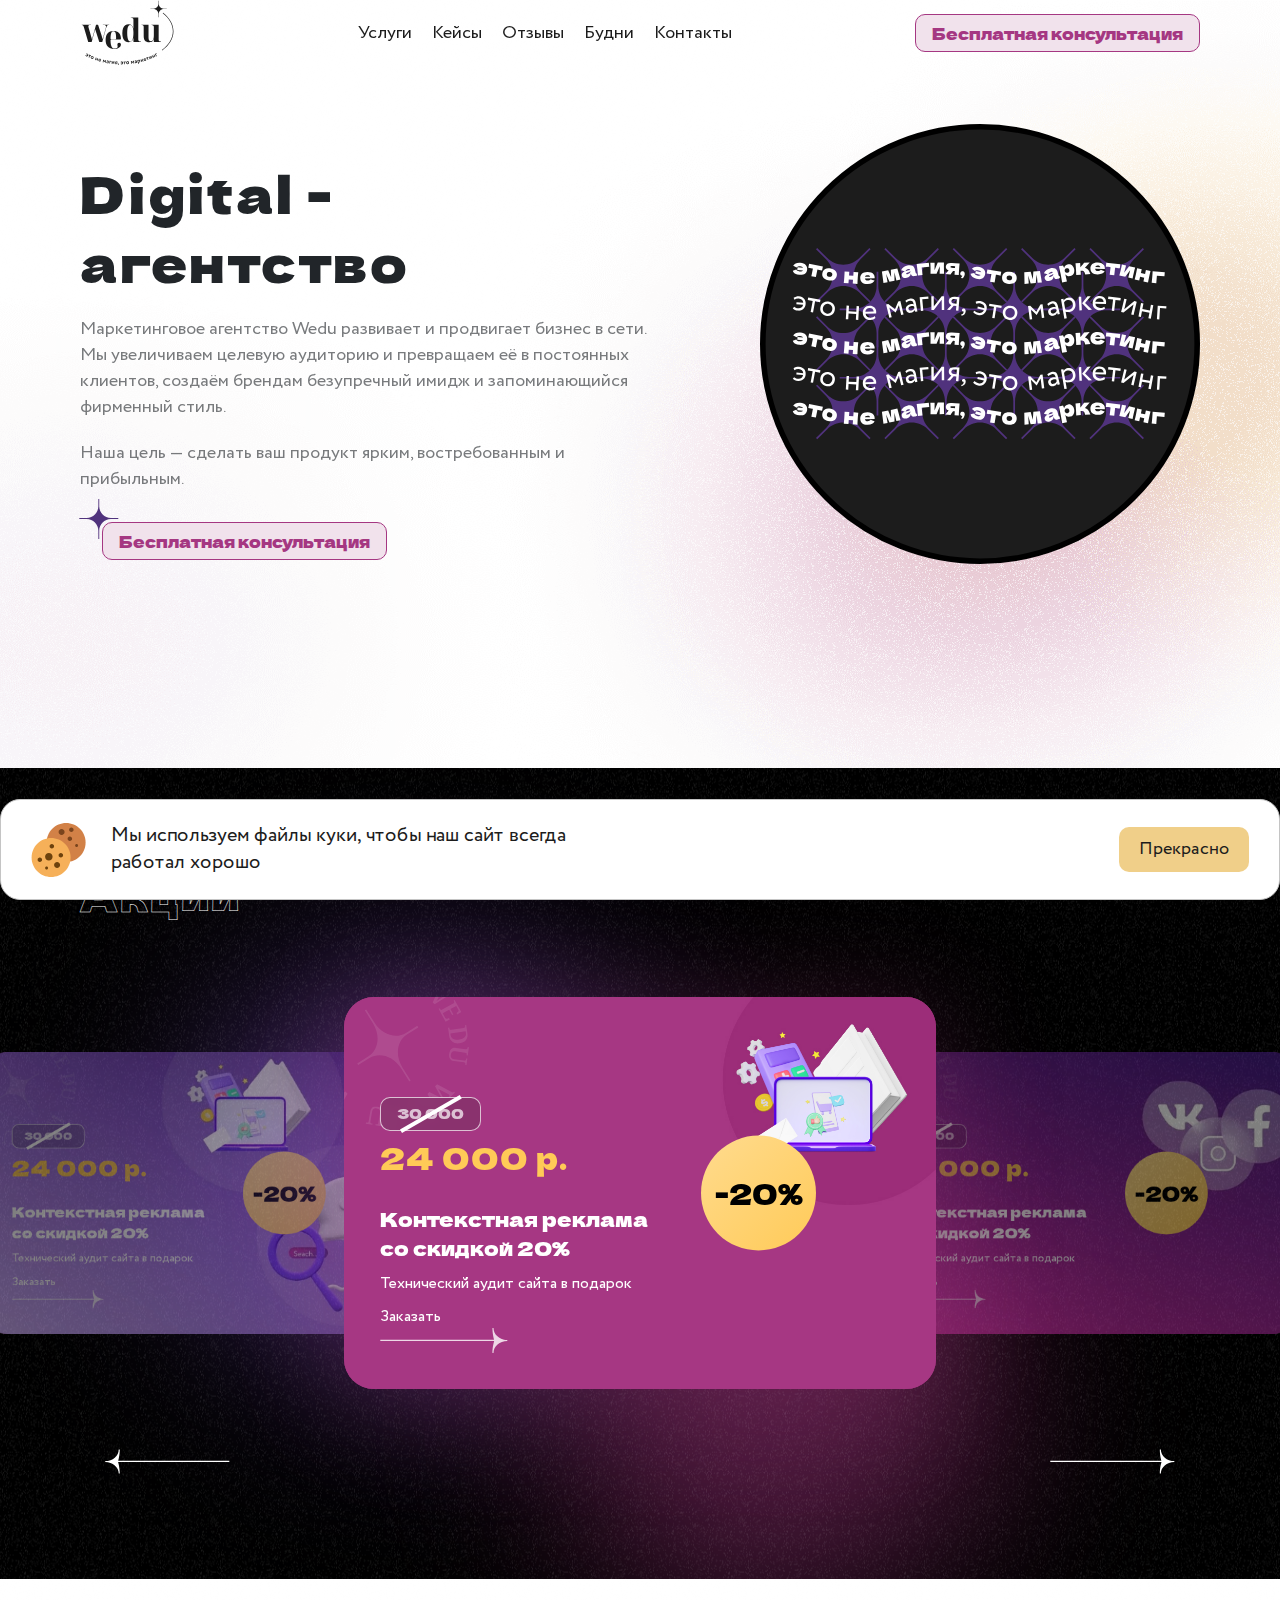
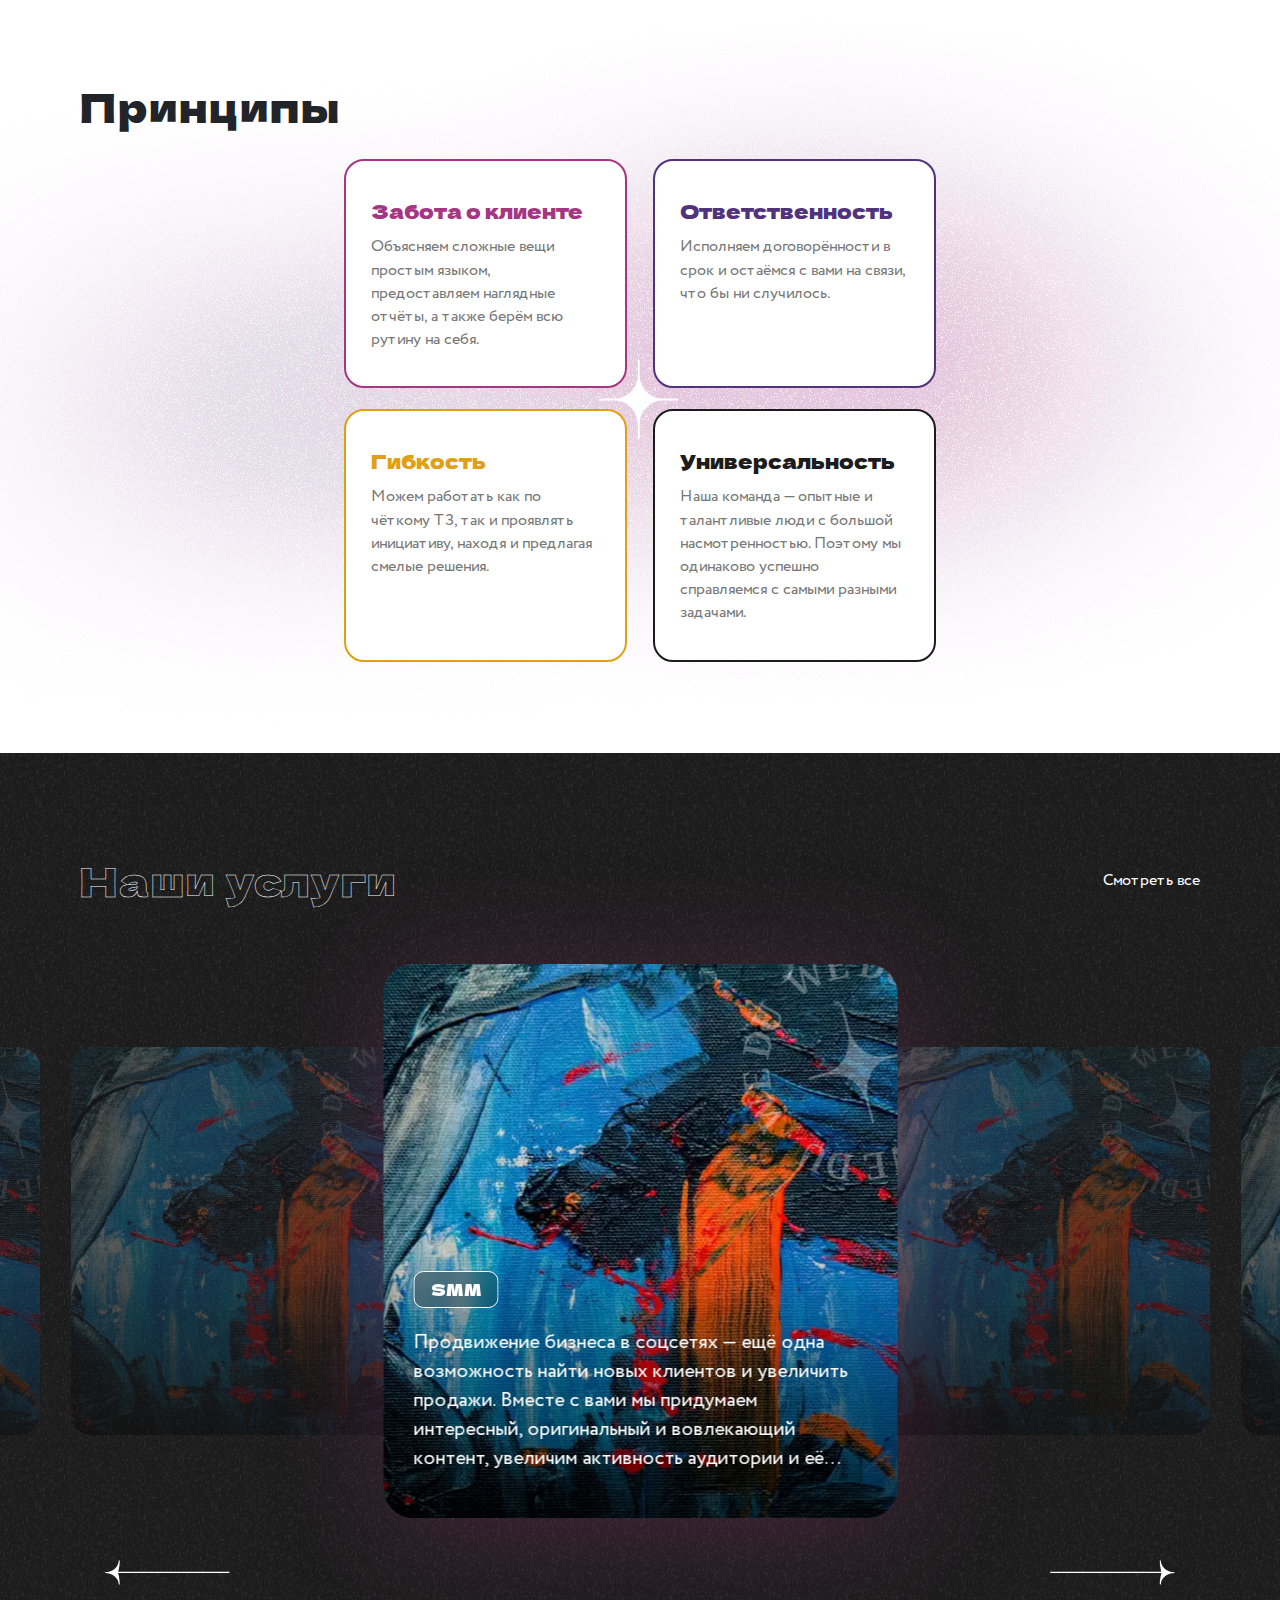
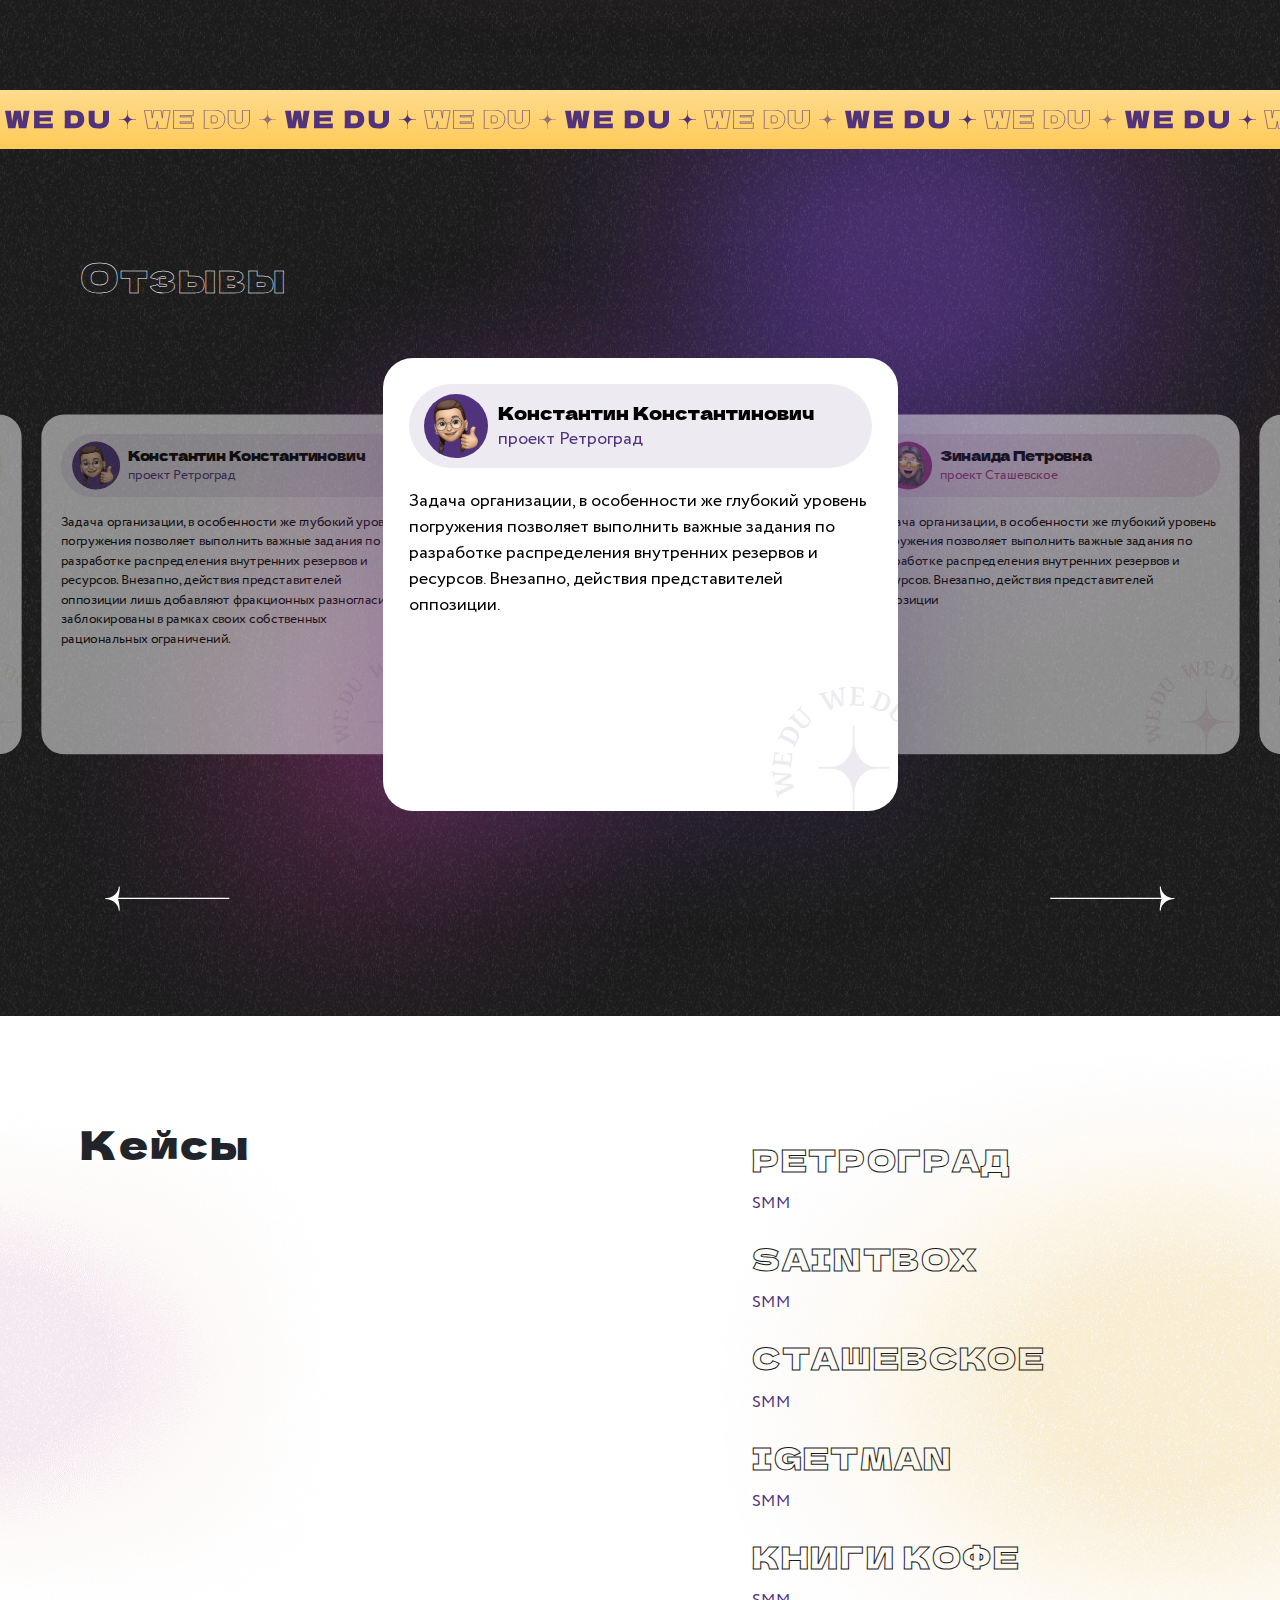
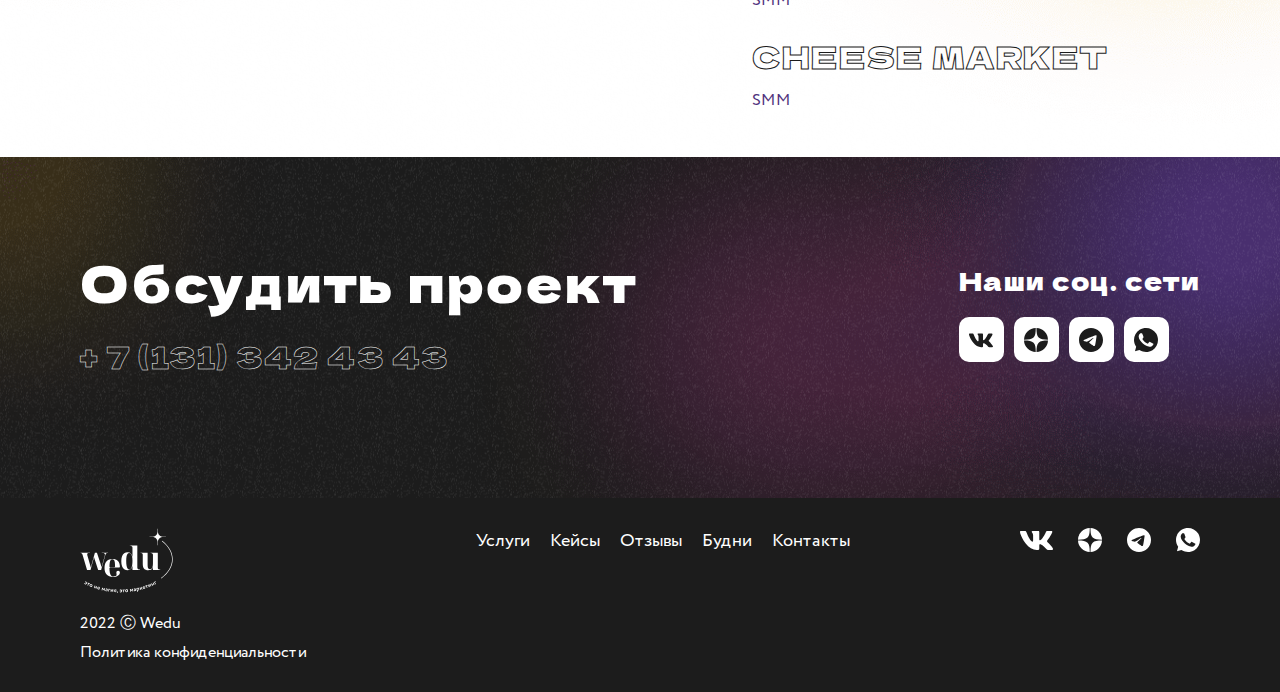
<file: index.html>
<!DOCTYPE html>
<html lang="ru">
	<head>
		<meta charset="utf-8">
		<meta http-equiv="X-UA-Compatible" content="IE=edge">
		<title>index</title>
		<meta name="theme-color" content="#fff">
		<link rel="icon" href="img/favicon.ico">
		<link rel="icon" href="img/favicon.svg" type="image/svg+xml">
		<link rel="apple-touch-icon" href="img/favicon.png">
		<meta name="apple-mobile-web-app-status-bar-style" content="black-translucent">
		<meta name="viewport" content="width=device-width, user-scalable=no, initial-scale=1.0, maximum-scale=1.0, minimum-scale=1.0">
		<link rel="stylesheet" href="styles/main.min.css">
	</head>
	<body class="body">
		<!-- header -->
        <header class="header jsHeader">
            <div class="container header__container">
                <div class="header__inner">
                    <a href="index.html" class="header__logo-wrapper">
                        <svg class="icon header__logo">
                            <use xlink:href="img/sprites/sprite.svg#logo-lg-usage"></use>
                        </svg>
                    </a>
                    <div class="header__content">
                        <div class="header__nav">
                            <div class="nav">
                                <a href="services.html" class="nav__link">
                                    Услуги
                                </a>
                                <a href="cases.html" class="nav__link">
                                    Кейсы
                                </a>
                                <a href="index.html#reviews" class="nav__link jsScrollButton">
                                    Отзывы
                                </a>
                                <a href="blog.html" class="nav__link">
                                    Будни
                                </a>
                                <a href="contacts.html" class="nav__link">
                                    Контакты
                                </a>
                            </div>
                        </div>
                        <div class="contacts-block contacts-block--header header__contacts-block d-lg-none">
                            <div class="contacts-block__main">
                                <div class="h3 contacts-block__main-title">
                                    Обсудить проект
                                </div>
                                <a href="tel:+7(131)-342-43-43" class="contacts-block__link">
                                    + 7 (131) 342 43 43
                                </a>
                            </div>
                            <div class="contacts-block__socials">
                                <div class="h3 contacts-block__socials-title">
                                    Наши соц. сети
                                </div>
                                <div class="contacts-block__socials-list">
                                    <a href="#" class="social-link contacts-block__social-link">
                                        <svg class="icon social-link__icon">
                                            <use xlink:href="img/sprites/sprite.svg#vk-usage"></use>
                                        </svg>
                                    </a>
                                    <a href="#" class="social-link contacts-block__social-link">
                                        <svg class="icon social-link__icon">
                                            <use xlink:href="img/sprites/sprite.svg#zen-usage"></use>
                                        </svg>
                                    </a>
                                    <a href="#" class="social-link contacts-block__social-link">
                                        <svg class="icon social-link__icon">
                                            <use xlink:href="img/sprites/sprite.svg#telegram-usage"></use>
                                        </svg>
                                    </a>
                                    <a href="#" class="social-link contacts-block__social-link">
                                        <svg class="icon social-link__icon">
                                            <use xlink:href="img/sprites/sprite.svg#whatsapp-usage"></use>
                                        </svg>
                                    </a>
                                </div>
                            </div>
                        </div>
                    </div>
                    <div class="header__actions d-none d-lg-flex">
                        <button type="button" class="button button--mod header__button" data-bs-toggle="modal" data-bs-target="#modal-callback">
                            <span class="button__text">
                                Бесплатная консультация
                            </span>
                        </button>
                    </div>
                    <div class="header__burger-trigger d-lg-none jsBurgerTrigger"></div>
                </div>
            </div>
        </header>
		<!-- header  ends -->

		<main class="main">
			<div class="content">
				<section class="section section-intro section-intro--lg">
					<div class="container">
						<div class="section-intro__inner">
							<div class="section-intro__main">
								<h1 class="h1 section-intro__title">
									Digital - агентство
								</h1>
								<p class="text section-intro__text">
									Маркетинговое агентство Wedu развивает и продвигает бизнес в сети. Мы увеличиваем целевую аудиторию и превращаем её в постоянных клиентов, создаём брендам безупречный имидж и запоминающийся фирменный стиль.
								</p>
								<p class="text section-intro__text">
									Наша цель — сделать ваш продукт ярким, востребованным и прибыльным.
								</p>
								<button type="button" class="button button--mod section-intro__button" data-bs-toggle="modal" data-bs-target="#modal-callback">
									<span class="button__text">
										Бесплатная консультация
									</span>
								</button>
							</div>
							<div class="section-intro__img-block">
								<img src="img/decorations/intro.svg" alt="Картинка" class="section-intro__img">
							</div>	
						</div>
					</div>
				</section>

				<section class="section section--scroll section-actions section-actions--slider">
					<div class="container">
						<div class="section-actions__inner">
							<div class="section-actions__header">
								<h2 class="h2 text-border section-actions__title">
									Акции
								</h2>
							</div>
							<div class="slider slider--actions section-actions__slider jsSliderActions">
								<div class="swiper slider__inner">
									<div class="swiper-wrapper slider__wrapper">
										<div class="swiper-slide slider__slide">
											<a href="#" class="action-card section-actions__slide-item">
												<div class="action-card__content">
													<div class="action-card__prices">
														<div class="action-card__price-old">
															<span class="text-sm">
																30 000
															</span>
														</div>
														<h3 class="action-card__price">
															24 000 р.
														</h3>
													</div>
													<h4 class="text-lg action-card__title">
														Контекстная реклама со скидкой 20%
													</h4>
													<p class="text-md action-card__text">
														Технический аудит сайта в подарок
													</p>
													<div class="action-card__button">
														<span class="text-md">
															Заказать
														</span>
														<svg class="icon">
															<use xlink:href="img/sprites/sprite.svg#arrow-long--right-usage"></use>
														</svg>
													</div>
												</div>
												<picture>
													<source type="image/webp"
														srcset="img/actions/card-1.webp">
													<img src="img/actions/card-1.jpg" alt="" class="action-card__img"/>
												</picture>
												<div class="action-card__label">
													<span>
														-20%
													</span>
												</div>
												<svg class="icon action-card__logo">
													<use xlink:href="img/sprites/sprite.svg#round-logo-usage"></use>
												</svg>
											</a>
										</div>
										<div class="swiper-slide slider__slide">
											<a href="#" class="action-card section-actions__slide-item">
												<div class="action-card__content">
													<div class="action-card__prices">
														<div class="action-card__price-old">
															<span class="text-sm">
																30 000
															</span>
														</div>
														<h3 class="action-card__price">
															24 000 р.
														</h3>
													</div>
													<h4 class="text-lg action-card__title">
														Контекстная реклама со скидкой 20%
													</h4>
													<p class="text-md action-card__text">
														Технический аудит сайта в подарок
													</p>
													<div class="action-card__button">
														<span class="text-md">
															Заказать
														</span>
														<svg class="icon">
															<use xlink:href="img/sprites/sprite.svg#arrow-long--right-usage"></use>
														</svg>
													</div>
												</div>
												<picture>
													<source type="image/webp"
														srcset="img/actions/card-2.webp">
													<img src="img/actions/card-2.jpg" alt="" class="action-card__img"/>
												</picture>
												<div class="action-card__label">
													<span>
														-20%
													</span>
												</div>
												<svg class="icon action-card__logo">
													<use xlink:href="img/sprites/sprite.svg#round-logo-usage"></use>
												</svg>
											</a>
										</div>
										<div class="swiper-slide slider__slide">
											<a href="#" class="action-card action-card--inverse section-actions__slide-item">
												<div class="action-card__content">
													<div class="action-card__prices">
														<div class="action-card__price-old">
															<span class="text-sm">
																30 000
															</span>
														</div>
														<h3 class="action-card__price">
															24 000 р.
														</h3>
													</div>
													<h4 class="text-lg action-card__title">
														Контекстная реклама со скидкой 20%
													</h4>
													<p class="text-md action-card__text">
														Технический аудит сайта в подарок
													</p>
													<div class="action-card__button">
														<span class="text-md">
															Заказать
														</span>
														<svg class="icon">
															<use xlink:href="img/sprites/sprite.svg#arrow-long--right-usage"></use>
														</svg>
													</div>
												</div>
												<picture>
													<source type="image/webp"
														srcset="img/actions/card-3.webp">
													<img src="img/actions/card-3.jpg" alt="" class="action-card__img"/>
												</picture>
												<div class="action-card__label">
													<span>
														-20%
													</span>
												</div>
												<svg class="icon action-card__logo">
													<use xlink:href="img/sprites/sprite.svg#round-logo-usage"></use>
												</svg>
											</a>
										</div>
										<div class="swiper-slide slider__slide">
											<a href="#" class="action-card section-actions__slide-item">
												<div class="action-card__content">
													<div class="action-card__prices">
														<div class="action-card__price-old">
															<span class="text-sm">
																30 000
															</span>
														</div>
														<h3 class="action-card__price">
															24 000 р.
														</h3>
													</div>
													<h4 class="text-lg action-card__title">
														Контекстная реклама со скидкой 20%
													</h4>
													<p class="text-md action-card__text">
														Технический аудит сайта в подарок
													</p>
													<div class="action-card__button">
														<span class="text-md">
															Заказать
														</span>
														<svg class="icon">
															<use xlink:href="img/sprites/sprite.svg#arrow-long--right-usage"></use>
														</svg>
													</div>
												</div>
												<picture>
													<source type="image/webp"
														srcset="img/actions/card-4.webp">
													<img src="img/actions/card-4.jpg" alt="" class="action-card__img"/>
												</picture>
												<div class="action-card__label">
													<span>
														-20%
													</span>
												</div>
												<svg class="icon action-card__logo">
													<use xlink:href="img/sprites/sprite.svg#round-logo-usage"></use>
												</svg>
											</a>
										</div>
									</div>
									<div class="swiper-navigation slider__navigation">
										<div class="swiper-button-prev swiper-prev slider__button slider__button--prev">
											<svg class="icon slider__button-icon">
												<use xlink:href="img/sprites/sprite.svg#arrow-long--left-usage"></use>
											</svg>
										</div>
										<div class="swiper-button-next swiper-next slider__button slider__button--next">
											<svg class="icon slider__button-icon">
												<use xlink:href="img/sprites/sprite.svg#arrow-long--right-usage"></use>
											</svg>
										</div>
									</div>
								</div>
							</div>
						</div>
						<!-- <div class="section__footer">
							<a href="/services/" class="section__footer-link">
								<div class="text-md section__footer-link-text">
								  Смотреть все
								</div>
								<svg class="icon section__footer-link-icon">
								  	<use xlink:href="/img/sprites/sprite.svg#arrow-long--right-usage"></use>
								</svg>
							  </a>
						</div> -->
					</div>
				</section>

				<section class="section section--scroll section-principies">
					<div class="container">
						<div class="section-principies__inner">
							<h2 class="h2 section-principies__title">
								Принципы
							</h2>
							<div class="section-principies__list">
								<div class="section-principies__item section-principies__item--purple">
									<div class="section-principies__item-title">
										Забота о клиенте
									</div>
									<p class="text-md section-principies__item-text">
										Объясняем сложные вещи простым языком, предоставляем наглядные отчёты, а также берём всю рутину на себя.
									</p>
								</div>
								<div class="section-principies__item section-principies__item--violet">
									<div class="section-principies__item-title">
										Ответственность
									</div>
									<p class="text-md section-principies__item-text">
										Исполняем договорённости в срок и остаёмся с вами на связи, что бы ни случилось.
									</p>
								</div>
								<div class="section-principies__item section-principies__item--yellow">
									<div class="section-principies__item-title">
										Гибкость
									</div>
									<p class="text-md section-principies__item-text">
										Можем работать как по чёткому ТЗ, так и проявлять инициативу, находя и предлагая смелые решения.
									</p>
								</div>
								<div class="section-principies__item">
									<div class="section-principies__item-title">
										Универсальность
									</div>
									<p class="text-md section-principies__item-text">
										Наша команда — опытные и талантливые люди с большой насмотренностью. Поэтому мы одинаково успешно справляемся с самыми разными задачами.
									</p>
								</div>
							</div>
						</div>
					</div>
				</section>

				<section class="section section--scroll section-services section-services--slider">
					<div class="container">
						<div class="section-services__inner">
							<div class="section-services__header">
								<h2 class="h2 text-border section-services__title">
									Наши услуги
								</h2>
								<a href="№" class="section__footer-link">
									<div class="text-md section__footer-link-text">
									  Смотреть все
									</div>
									<svg class="icon section__footer-link-icon">
									  <use xlink:href="img/sprites/sprite.svg#arrow-long--right-usage"></use>
									</svg>
								  </a>
							</div>
							<div class="slider slider--services section-services__slider jsSliderServices">
								<div class="swiper slider__inner">
									<div class="swiper-wrapper slider__wrapper">
										<div class="swiper-slide slider__slide">
											<a href="#" class="service-card section-services__slide-item">
												<div class="service-card__content">
													<h5 class="h5 service-card__title">
														SMM
													</h5>
													<p class="text-lg service-card__text">
														Продвижение бизнеса в соцсетях — ещё одна возможность найти новых клиентов и увеличить продажи. Вместе с вами мы придумаем интересный, оригинальный и вовлекающий контент, увеличим активность аудитории и её количество, а также повысим узнаваемость бренда.
													</p>
												</div>
												<picture>
													<source type="image/webp"
														srcset="img/services/card-2.webp">
													<img src="img/services/card-2.jpg" alt="" class="service-card__img"/>
												</picture>
												<img src="img/round-logo--white.svg" alt="" class="service-card__logo">
											</a>
										</div>
										<div class="swiper-slide slider__slide">
											<a href="#" class="service-card section-services__slide-item">
												<div class="service-card__content">
													<h5 class="h5 service-card__title">
														SMM
													</h5>
													<p class="text-lg service-card__text">
														Продвижение бизнеса в соцсетях — ещё одна возможность найти новых клиентов и увеличить продажи. Вместе с вами мы придумаем интересный, оригинальный и вовлекающий контент, увеличим активность аудитории и её количество, а также повысим узнаваемость бренда.
													</p>
												</div>
												<picture>
													<source type="image/webp"
														srcset="img/services/card-2.webp">
													<img src="img/services/card-2.jpg" alt="" class="service-card__img"/>
												</picture>
												<img src="img/round-logo--white.svg" alt="" class="service-card__logo">
											</a>
										</div>
										<div class="swiper-slide slider__slide">
											<a href="#" class="service-card section-services__slide-item">
												<div class="service-card__content">
													<h5 class="h5 service-card__title">
														seo - оптимизация
													</h5>
													<p class="text-lg service-card__text">
														Оптимизация под поисковые системы — выгодный и долгосрочный инструмент привлечения целевой аудитории. Мы выведем ваш сайт в топ по максимальному возможному числу ключевых запросов и приведём новых клиентов.
													</p>
												</div>
												<picture>
													<source type="image/webp"
														srcset="img/services/card-2.webp">
													<img src="img/services/card-2.jpg" alt="" class="service-card__img"/>
												</picture>
												<img src="img/round-logo--white.svg" alt="" class="service-card__logo">
											</a>
										</div>
										<div class="swiper-slide slider__slide">
											<a href="#" class="service-card section-services__slide-item">
												<div class="service-card__content">
													<h5 class="h5 service-card__title">
														SMM
													</h5>
													<p class="text-lg service-card__text">
														Продвижение бизнеса в соцсетях — ещё одна возможность найти новых клиентов и увеличить продажи. Вместе с вами мы придумаем интересный, оригинальный и вовлекающий контент, увеличим активность аудитории и её количество, а также повысим узнаваемость бренда.
													</p>
												</div>
												<picture>
													<source type="image/webp"
														srcset="img/services/card-2.webp">
													<img src="img/services/card-2.jpg" alt="" class="service-card__img"/>
												</picture>
												<img src="img/round-logo--white.svg" alt="" class="service-card__logo">
											</a>
										</div>
										<div class="swiper-slide slider__slide">
											<a href="#" class="service-card section-services__slide-item">
												<div class="service-card__content">
													<h5 class="h5 service-card__title">
														SMM
													</h5>
													<p class="text-lg service-card__text">
														Продвижение бизнеса в соцсетях — ещё одна возможность найти новых клиентов и увеличить продажи. Вместе с вами мы придумаем интересный, оригинальный и вовлекающий контент, увеличим активность аудитории и её количество, а также повысим узнаваемость бренда.
													</p>
												</div>
												<picture>
													<source type="image/webp"
														srcset="img/services/card-2.webp">
													<img src="img/services/card-2.jpg" alt="" class="service-card__img"/>
												</picture>
												<img src="img/round-logo--white.svg" alt="" class="service-card__logo">
											</a>
										</div>
									</div>
									<div class="swiper-navigation slider__navigation">
										<div class="swiper-button-prev swiper-prev slider__button slider__button--prev">
											<svg class="icon slider__button-icon">
												<use xlink:href="img/sprites/sprite.svg#arrow-long--left-usage"></use>
											</svg>
										</div>
										<div class="swiper-button-next swiper-next slider__button slider__button--next">
											<svg class="icon slider__button-icon">
												<use xlink:href="img/sprites/sprite.svg#arrow-long--right-usage"></use>
											</svg>
										</div>
									</div>
								</div>
							</div>
						</div>
						<div class="section__footer">
							<a href="/services/" class="section__footer-link">
								<div class="text-md section__footer-link-text">
								  Смотреть все
								</div>
								<svg class="icon section__footer-link-icon">
								  	<use xlink:href="/img/sprites/sprite.svg#arrow-long--right-usage"></use>
								</svg>
							  </a>
						</div>
					</div>
				</section>

				<div class="banner">
					<span class="banner__text"></span>
				</div>

				<section id="reviews" class="section section--scroll section-reviews">
					<div class="container">
						<div class="section-reviews__inner">
							<h2 class="h2 text-border section-reviews__title jsChange">
								Отзывы
							</h2>
							<div class="slider slider--reviews section-reviews__slider jsSliderReviews">
								<div class="swiper slider__inner">
									<div class="swiper-wrapper slider__wrapper">
										<div class="swiper-slide slider__slide">
											<div class="review-card review-card--violet section-reviews__item">
												<div class="review-card__content">
													<div class="review-card__header">
														<div class="review-card__img-wrapper">
															<img src="img/avatars/1.png" alt="" class="review-card__img">
														</div>
														<div class="review-card__header-main">
															<div class="review-card__title">
																Константин Константинович
															</div>
															<div class="review-card__subtitle">
																проект Ретроград
															</div>
														</div>
													</div>
													<div class="review-card__body">
														<div class="review-card__body-content jsMoreItem">
															<p class="review-card__text jsMoreContent">
																Задача организации, в особенности же глубокий уровень погружения позволяет выполнить важные задания по разработке распределения внутренних резервов и ресурсов. Внезапно, действия представителей оппозиции.
															</p>
														</div>
														<a href="#" class="review-card__more jsMoreTrigger">
															<span>
																Показать всё
															</span>
															<span>
																Скрыть
															</span>
														</a>
													</div>
												</div>
												<svg class="icon review-card__logo">
													<use xlink:href="img/sprites/sprite.svg#round-logo-usage"></use>
												</svg>
											</div>
										</div>
										<div class="swiper-slide slider__slide">
											<div class="review-card review-card--purple section-reviews__item">
												<div class="review-card__content">
													<div class="review-card__header">
														<div class="review-card__img-wrapper">
															<img src="img/avatars/3.png" alt="" class="review-card__img">
														</div>
														<div class="review-card__header-main">
															<div class="review-card__title">
																Зинаида Петровна
															</div>
															<div class="review-card__subtitle">
																проект Сташевское
															</div>
														</div>
													</div>
													<div class="review-card__body">
														<div class="review-card__body-content jsMoreItem">
															<p class="review-card__text jsMoreContent">
																Задача организации, в особенности же глубокий уровень погружения позволяет выполнить важные задания по разработке распределения внутренних резервов и ресурсов. Внезапно, действия представителей оппозиции
															</p>
														</div>
														<a href="#" class="review-card__more jsMoreTrigger">
															<span>
																Показать всё
															</span>
															<span>
																Скрыть
															</span>
														</a>
													</div>
												</div>
												<svg class="icon review-card__logo">
													<use xlink:href="img/sprites/sprite.svg#round-logo-usage"></use>
												</svg>
											</div>
										</div>
										<div class="swiper-slide slider__slide">
											<div class="review-card review-card--yellow section-reviews__item">
												<div class="review-card__content">
													<div class="review-card__header">
														<div class="review-card__img-wrapper">
															<img src="img/avatars/3.png" alt="" class="review-card__img">
														</div>
														<div class="review-card__header-main">
															<div class="review-card__title">
																Дмитрий Игоревич
															</div>
															<div class="review-card__subtitle">
																проект Cheese Market
															</div>
														</div>
													</div>
													<div class="review-card__body">
														<div class="review-card__body-content jsMoreItem">
															<p class="review-card__text jsMoreContent">
																Задача организации, в особенности же глубокий уровень погружения позволяет выполнить важные задания по разработке распределения внутренних резервов и ресурсов. Внезапно, действия представителей оппозиции лишь добавляют фракционных разногласий и заблокированы в рамках своих собственных рациональных ограничений. 
																адача организации, в особенности же глубокий уровень погружения позволяет выполнить важные задания по разработке распределения внутренних резервов и ресурсов.
																Задача организации, в особенности же глубокий уровень погружения позволяет выполнить важные задания по разработке распределения внутренних резервов и ресурсов. Внезапно, действия представителей оппозиции лишь добавляют фракционных разногласий и заблокированы в рамках своих собственных рациональных ограничений. 
																адача организации, в особенности же глубокий уровень погружения позволяет выполнить важные задания по разработке распределения внутренних резервов и ресурсов.
															</p>
														</div>
														<a href="#" class="review-card__more jsMoreTrigger">
															<span>
																Показать всё
															</span>
															<span>
																Скрыть
															</span>
														</a>
													</div>
												</div>
												<svg class="icon review-card__logo">
													<use xlink:href="img/sprites/sprite.svg#round-logo-usage"></use>
												</svg>
											</div>
										</div>
										<div class="swiper-slide slider__slide">
											<div class="review-card review-card--violet section-reviews__item">
												<div class="review-card__content">
													<div class="review-card__header">
														<div class="review-card__img-wrapper">
															<img src="img/avatars/1.png" alt="" class="review-card__img">
														</div>
														<div class="review-card__header-main">
															<div class="review-card__title">
																Константин Константинович
															</div>
															<div class="review-card__subtitle">
																проект Ретроград
															</div>
														</div>
													</div>
													<div class="review-card__body">
														<div class="review-card__body-content jsMoreItem">
															<p class="review-card__text jsMoreContent">
																Задача организации, в особенности же глубокий уровень погружения позволяет выполнить важные задания по разработке распределения внутренних резервов и ресурсов. Внезапно, действия представителей оппозиции лишь добавляют фракционных разногласий и заблокированы в рамках своих собственных рациональных ограничений. 
															</p> 
														</div>
														<a href="#" class="review-card__more jsMoreTrigger">
															<span>
																Показать всё
															</span>
															<span>
																Скрыть
															</span>
														</a>
													</div>
												</div>
												<svg class="icon review-card__logo">
													<use xlink:href="img/sprites/sprite.svg#round-logo-usage"></use>
												</svg>
											</div>
										</div>
									</div>
									<div class="swiper-navigation slider__navigation">
										<div class="swiper-button-prev swiper-prev slider__button slider__button--prev">
											<svg class="icon slider__button-icon">
												<use xlink:href="img/sprites/sprite.svg#arrow-long--left-usage"></use>
											</svg>
										</div>
										<div class="swiper-button-next swiper-next slider__button slider__button--next">
											<svg class="icon slider__button-icon">
												<use xlink:href="img/sprites/sprite.svg#arrow-long--right-usage"></use>
											</svg>
										</div>
									</div>
								</div>
							</div>
						</div>
					</div>
				</section>

				<section class="section section--scroll section-cases">
					<div class="container">
						<div class="section-cases__inner">
							<div class="h2 section-cases__title">
								Кейсы
							</div>
							<div class="section-cases__list">
								<a href="#" class="section-cases__item jsCaseItem">
									<div class="section-cases__item-content">
										<h3 class="section-cases__item-title">
											РЕТРОГРАД
										</h3>
										<h4 class="text-md section-cases__item-subtitle">
											SMM
										</h4>
									</div>
									<div class="section-cases__img-wrapper">
										<img src="img/cases/preview-1.jpg" alt="" class="section-cases__img">
									</div>
								</a>
								<a href="#" class="section-cases__item jsCaseItem">
									<div class="section-cases__item-content">
										<h3 class="section-cases__item-title">
											SAINTBOX
										</h3>
										<h4 class="text-md section-cases__item-subtitle">
											SMM
										</h4>
									</div>
									<div class="section-cases__img-wrapper">
										<img src="img/cases/preview-2.jpg" alt="" class="section-cases__img">
									</div>
								</a>
								<a href="#" class="section-cases__item jsCaseItem">
									<div class="section-cases__item-content">
										<h3 class="section-cases__item-title">
											СТАШЕВСКОЕ
										</h3>
										<h4 class="text-md section-cases__item-subtitle">
											SMM
										</h4>
									</div>
									<div class="section-cases__img-wrapper">
										<img src="img/cases/preview-3.jpg" alt="" class="section-cases__img">
									</div>
								</a>
								<a href="#" class="section-cases__item jsCaseItem">
									<div class="section-cases__item-content">
										<h3 class="section-cases__item-title">
											IGETMAN
										</h3>
										<h4 class="text-md section-cases__item-subtitle">
											SMM
										</h4>
									</div>
									<div class="section-cases__img-wrapper">
										<img src="img/cases/preview-4.jpg" alt="" class="section-cases__img">
									</div>
								</a>
								<a href="#" class="section-cases__item jsCaseItem">
									<div class="section-cases__item-content">
										<h3 class="section-cases__item-title">
											КНИГИ КОФЕ
										</h3>
										<h4 class="text-md section-cases__item-subtitle">
											SMM
										</h4>
									</div>
									<div class="section-cases__img-wrapper">
										<img src="img/cases/preview-5.jpg" alt="" class="section-cases__img">
									</div>
								</a>
								<a href="#" class="section-cases__item jsCaseItem">
									<div class="section-cases__item-content">
										<h3 class="section-cases__item-title">
											CHEESE MARKET
										</h3>
										<h4 class="text-md section-cases__item-subtitle">
											SMM
										</h4>
									</div>
									<div class="section-cases__img-wrapper">
										<img src="img/cases/preview-6.jpg" alt="" class="section-cases__img">
									</div>
								</a>
							</div>
						</div>
					</div>
				</section>
				
				<section class="section section-call">
					<div class="container">
						<div class="contacts-block section-call__block">
							<div class="contacts-block__main">
								<h2 class="h1 contacts-block__main-title">
									Обсудить проект
								</h2>
								<a href="tel:+7(131)-342-43-43" class="contacts-block__link">
									+ 7 (131) 342 43 43
								</a>
							</div>
							<div class="contacts-block__socials">
								<div class="h3 contacts-block__socials-title">
									Наши соц. сети
								</div>
								<div class="contacts-block__socials-list">
									<a href="#" class="social-link contacts-block__social-link">
										<svg class="icon social-link__icon">
											<use xlink:href="img/sprites/sprite.svg#vk-usage"></use>
										</svg>
									</a>
									<a href="#" class="social-link contacts-block__social-link">
										<svg class="icon social-link__icon">
											<use xlink:href="img/sprites/sprite.svg#zen-usage"></use>
										</svg>
									</a>
									<a href="#" class="social-link contacts-block__social-link">
										<svg class="icon social-link__icon">
											<use xlink:href="img/sprites/sprite.svg#telegram-usage"></use>
										</svg>
									</a>
									<a href="#" class="social-link contacts-block__social-link">
										<svg class="icon social-link__icon">
											<use xlink:href="img/sprites/sprite.svg#whatsapp-usage"></use>
										</svg>
									</a>
								</div>
							</div>
						</div>
					</div>
				</section>
			</div>
			
			<!-- footer -->	
			<footer class="footer">
				<div class="container footer__container">
					<div class="footer__inner">
						<div class="footer__detail">
							<img src="img/logo-lg.svg" alt="logo" class="footer__logo">
							<div class="footer__rights">
								<span>2022</span> Ⓒ Wedu <br>
								<a href="policy.html" class="footer__policy">
									Политика конфиденциальности 
								</a>
							</div>
						</div>
						<div class="footer__nav">
							<div class="nav">
								<!-- <a href="ready-cases.html" class="nav__link">
									Готовые решения
								</a> -->
								<a href="services.html" class="nav__link">
									Услуги
								</a>
								<a href="cases.html" class="nav__link">
									Кейсы
								</a>
								<a href="index.html#reviews" class="nav__link">
									Отзывы
								</a>
								<a href="blog.html" class="nav__link">
									Будни
								</a>
								<a href="contacts.html" class="nav__link">
									Контакты
								</a>
							</div>
						</div>
						<div class="footer__social">
							<a href="#" class="footer__social-item" target="_blank">
								<svg class="icon footer__social-icon">
									<use xlink:href="img/sprites/sprite.svg#vk-usage"></use>
								</svg>
							</a>
							<a href="#" class="footer__social-item" target="_blank">
								<svg class="icon footer__social-icon">
									<use xlink:href="img/sprites/sprite.svg#zen-usage"></use>
								</svg>
							</a>
							<a href="#" class="footer__social-item" target="_blank">
								<svg class="icon footer__social-icon">
									<use xlink:href="img/sprites/sprite.svg#telegram-usage"></use>
								</svg>
							</a>
							<a href="#" class="footer__social-item" target="_blank">
								<svg class="icon footer__social-icon">
									<use xlink:href="img/sprites/sprite.svg#whatsapp-usage"></use>
								</svg>
							</a>
						</div>
					</div>
				</div>
			</footer>



            <div class="coockies is-active jsCoockies">
                <div class="coockies__inner">
                    <img src="img/icons/coockies.svg" alt="" class="coockies__img">
                    <div class="text-lg coockies__text">
                        Мы используем файлы куки, чтобы наш сайт всегда работал хорошо
                    </div>
                    <a href="#" class="coockies__button jsCoockiesButton">
                        <span class="coockies__button-text">
                            Прекрасно
                        </span>
                    </a>
                </div>
            </div>
			<!-- footer  ends -->
			
						<div class="modal fade" id="modal-callback" tabindex="-1" aria-hidden="true">
				<div class="modal-dialog modal-dialog-centered">
					<div class="modal-content">
						<svg class="icon modal__decor">
							<use xlink:href="img/sprites/sprite.svg#round-logo-usage"></use>
						</svg>
						<button type="button" class="modal-close" data-bs-dismiss="modal">
							<img src="img/svg/close.svg" class="modal-close-icon">
						</button>
						<div class="modal__body">
							<div class="h3 modal__title">
								Оставьте ваши данные
							</div>
							<div class="text-md modal__text">
								Введите ваше имя и номер телефона в поля для ввода
							</div>
							<div class="jsForm modal__form">
								<form action="#">
									<input type="text" class="input modal__input jsInput jsInputReq" placeholder="Ваше имя" name="name" autofocus>
									<input type="text" class="input modal__input jsPhoneMask jsInput jsInputReq" placeholder="Ваш телефон" name="phone">
									<div class="modal__row">
										<label class="checkbox modal__checkbox">
											<input type="checkbox" class="checkbox__input jsCheckbox jsInputReq" checked name="policy">
											<div class="checkbox__wrapper">
												<div class="checkbox__icon-wrapper">
													<svg class="icon checkbox__icon">
														<use xlink:href="img/sprites/sprite.svg#checkbox-usage"></use>
													</svg>
												</div>
												<div class="checkbox__content">
													<div class="text-sm">
														Я согласен (согласна) на <a href="policy.html" class="link">обработку персональных данных</a>
													</div>
												</div>
											</div>
										</label>
										<button type="submit" class="button button--mod modal__button jsFormSubmitButton">
											<span class="button__text">
												Отправить
											</span>
										</button>
									</div>
								</form>
							</div>
						</div>
						
					</div>
				</div>
			</div>

			<div class="modal modal--success fade jsModalAutoClose" id="modal-success" tabindex="-1" aria-hidden="true">
				<div class="modal-dialog modal-dialog-centered">
					<div class="modal-content">
						<svg class="icon modal__decor">
							<use xlink:href="img/sprites/sprite.svg#round-logo-usage"></use>
						</svg>
						<button type="button" class="modal-close" data-bs-dismiss="modal">
							<img src="img/svg/close.svg" class="modal-close-icon">
						</button>
						<div class="modal__body mt-0">
							<div class="h3 modal__title text-center">
								Ваша заявка <br>
								успешно оставлена !
							</div>
							<div class="text-md text-center modal__text">
								Это окно исчезнет через несколько секунд
							</div>
						</div>
					</div>
				</div>
			</div>
		</main>

		<script src="js/main.min.js"></script>
		<script src="js/vendor.min.js"></script>
	</body>
</html>
</file>
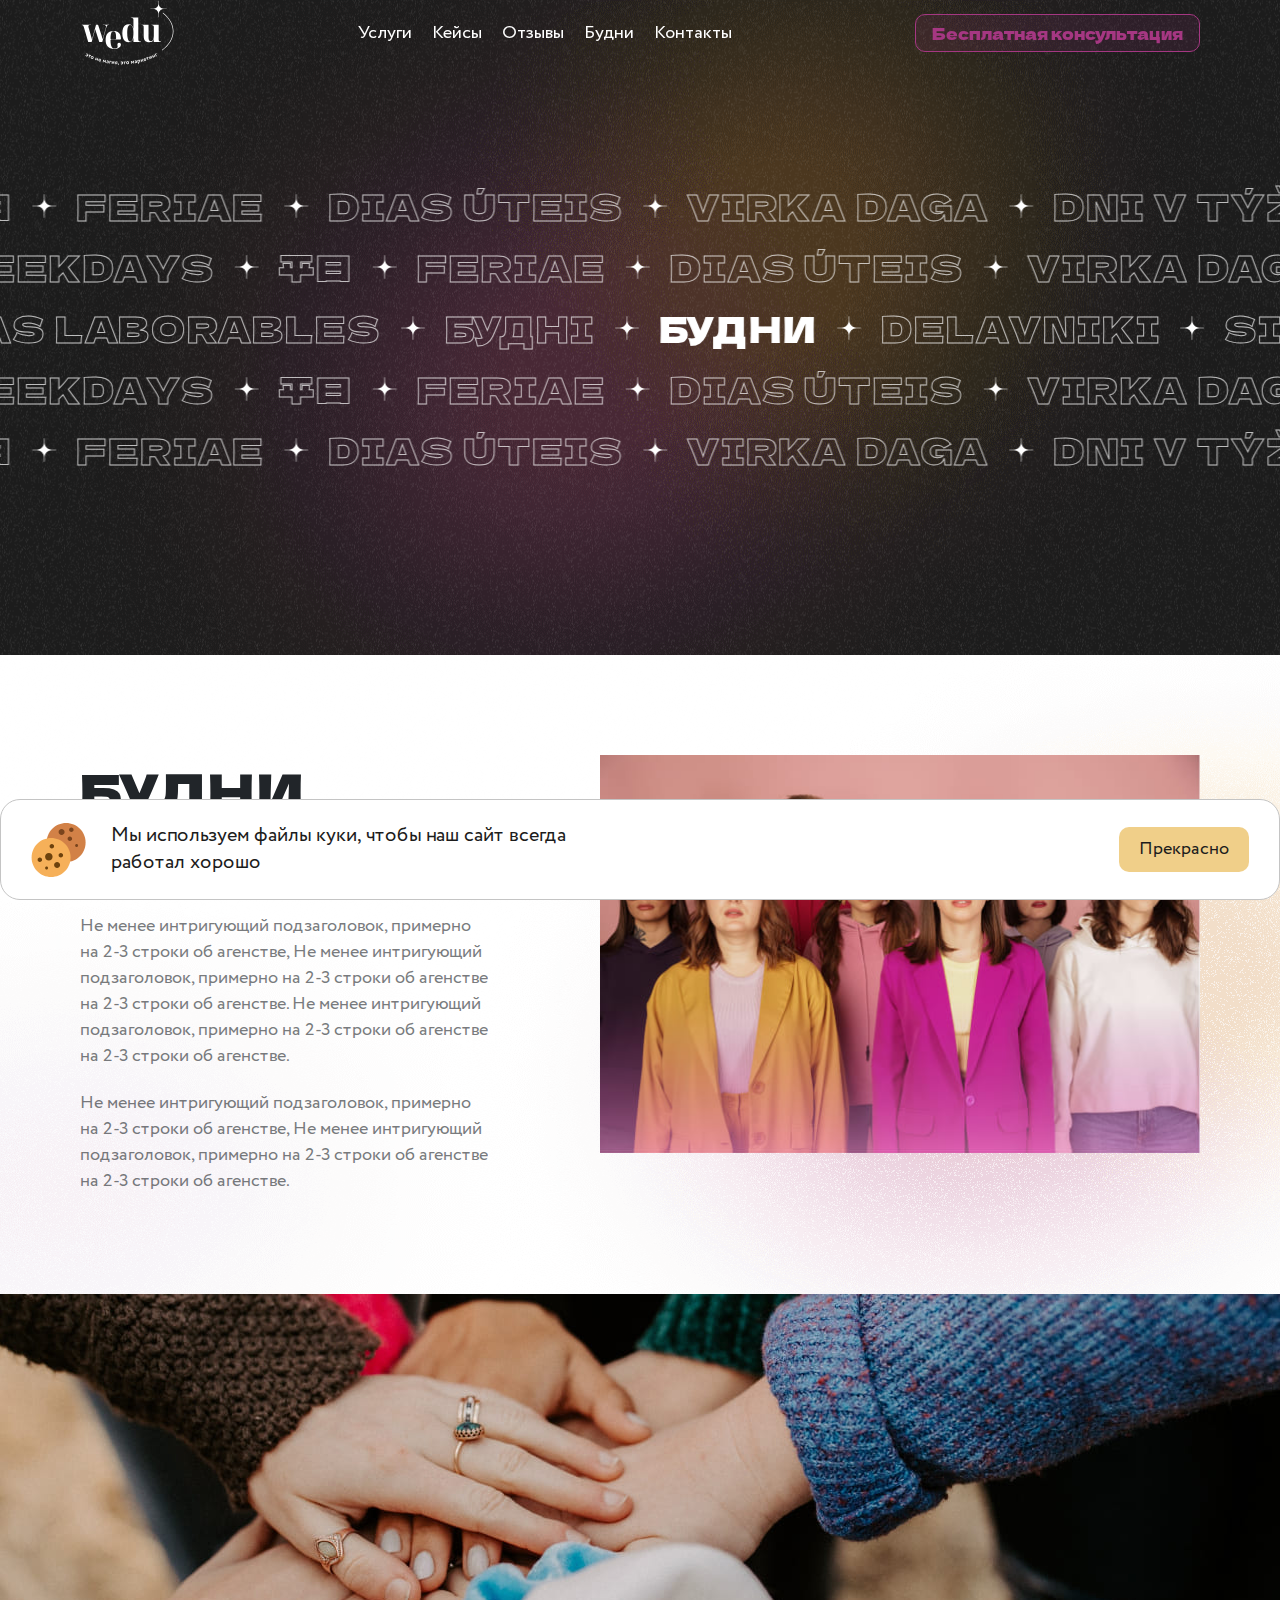
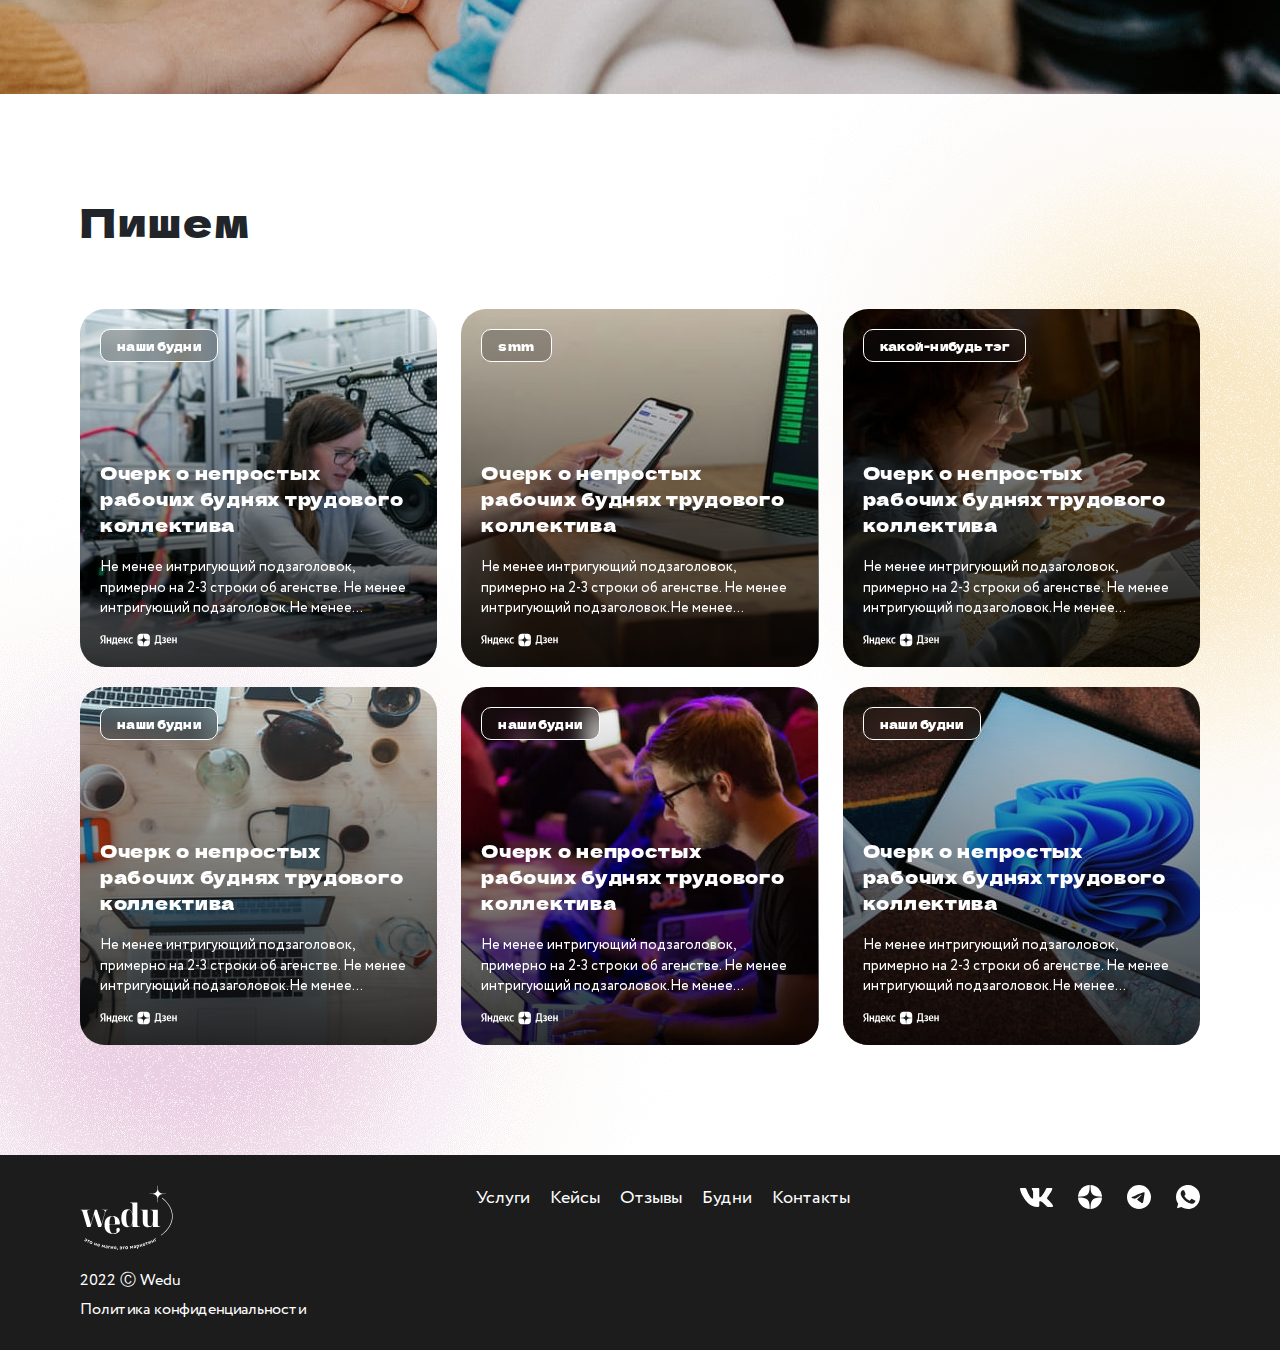
<file: blog.html>
<!DOCTYPE html>
<html lang="ru">
	<head>
		<meta charset="utf-8">
		<meta http-equiv="X-UA-Compatible" content="IE=edge">
		<title>blog</title>
		<meta name="theme-color" content="#fff">
		<link rel="icon" href="img/favicon.ico">
		<link rel="icon" href="img/favicon.svg" type="image/svg+xml">
		<link rel="apple-touch-icon" href="img/favicon.png">
		<meta name="apple-mobile-web-app-status-bar-style" content="black-translucent">
		<meta name="viewport" content="width=device-width, user-scalable=no, initial-scale=1.0, maximum-scale=1.0, minimum-scale=1.0">
		<link rel="stylesheet" href="styles/main.min.css">
	</head>
	<body class="body">
		<!-- header -->
		<!-- header--inverted для инвертированной шапки-->

        <header class="header header--inverted jsHeader">
            <div class="container header__container">
                <div class="header__inner">
                    <a href="index.html" class="header__logo-wrapper">
                        <svg class="icon header__logo">
                            <use xlink:href="img/sprites/sprite.svg#logo-lg-usage"></use>
                        </svg>
                    </a>
                    <div class="header__content">
                        <div class="header__nav">
                            <div class="nav">
                                <!-- <a href="ready-cases.html" class="nav__link is-active">
                                    Готовые решения
                                </a> -->
                                <a href="services.html" class="nav__link">
                                    Услуги
                                </a>
                                <a href="cases.html" class="nav__link">
                                    Кейсы
                                </a>
                                <a href="index.html#reviews" class="nav__link jsScrollButton">
                                    Отзывы
                                </a>
                                <a href="blog.html" class="nav__link">
                                    Будни
                                </a>
                                <a href="contacts.html" class="nav__link">
                                    Контакты
                                </a>
                            </div>
                        </div>
                        <div class="contacts-block contacts-block--header header__contacts-block d-lg-none">
                            <div class="contacts-block__main">
                                <div class="h3 contacts-block__main-title">
                                    Обсудить проект
                                </div>
                                <a href="tel:+7(131)-342-43-43" class="contacts-block__link">
                                    + 7 (131) 342 43 43
                                </a>
                            </div>
                            <div class="contacts-block__socials">
                                <div class="h3 contacts-block__socials-title">
                                    Наши соц. сети
                                </div>
                                <div class="contacts-block__socials-list">
                                    <a href="#" class="social-link contacts-block__social-link">
                                        <svg class="icon social-link__icon">
                                            <use xlink:href="img/sprites/sprite.svg#vk-usage"></use>
                                        </svg>
                                    </a>
                                    <a href="#" class="social-link contacts-block__social-link">
                                        <svg class="icon social-link__icon">
                                            <use xlink:href="img/sprites/sprite.svg#zen-usage"></use>
                                        </svg>
                                    </a>
                                    <a href="#" class="social-link contacts-block__social-link">
                                        <svg class="icon social-link__icon">
                                            <use xlink:href="img/sprites/sprite.svg#telegram-usage"></use>
                                        </svg>
                                    </a>
                                    <a href="#" class="social-link contacts-block__social-link">
                                        <svg class="icon social-link__icon">
                                            <use xlink:href="img/sprites/sprite.svg#whatsapp-usage"></use>
                                        </svg>
                                    </a>
                                </div>
                            </div>
                        </div>
                    </div>
                    <div class="header__actions d-none d-lg-flex">
                        <button type="button" class="button button--mod header__button" data-bs-toggle="modal" data-bs-target="#modal-callback">
                            <span class="button__text">
                                Бесплатная консультация
                            </span>
                        </button>
                    </div>
                    <div class="header__burger-trigger d-lg-none jsBurgerTrigger"></div>
                </div>
            </div>
        </header>
		<!-- header  ends -->
		
		<main class="main">
			<div class="content">
				<section class="section section-running">
					<div class="container">
						<div class="section-running__block">
							<div class="section-running__row">
								<div class="section-running__item">
									<div class="section-running__text">
										平日
									</div>
									<div class="section-running__text">
										FERIAE
									</div>
									<div class="section-running__text">
										dias úteis
									</div>
									<div class="section-running__text">
										VIRKA DAGA
									</div>
									<div class="section-running__text">
										dni v týždni 
									</div>
								</div>
								<div class="section-running__item">
									<div class="section-running__text">
										平日
									</div>
									<div class="section-running__text">
										FERIAE
									</div>
									<div class="section-running__text">
										dias úteis
									</div>
									<div class="section-running__text">
										VIRKA DAGA
									</div>
									<div class="section-running__text">
										dni v týždni 
									</div>
								</div>
								<div class="section-running__item">
									<div class="section-running__text">
										平日
									</div>
									<div class="section-running__text">
										FERIAE
									</div>
									<div class="section-running__text">
										dias úteis
									</div>
									<div class="section-running__text">
										VIRKA DAGA
									</div>
									<div class="section-running__text">
										dni v týždni 
									</div>
								</div>
								<div class="section-running__item">
									<div class="section-running__text">
										平日
									</div>
									<div class="section-running__text">
										FERIAE
									</div>
									<div class="section-running__text">
										dias úteis
									</div>
									<div class="section-running__text">
										VIRKA DAGA
									</div>
									<div class="section-running__text">
										dni v týždni 
									</div>
								</div>
							</div>
							<div class="section-running__row">
								<div class="section-running__item">
									<div class="section-running__text">
										WEEKDAYS
									</div>
									<div class="section-running__text">
										平日
									</div>
									<div class="section-running__text">
										FERIAE
									</div>
									<div class="section-running__text">
										dias úteis
									</div>
									<div class="section-running__text">
										VIRKA DAGA
									</div>
								</div>
								<div class="section-running__item">
									<div class="section-running__text">
										WEEKDAYS
									</div>
									<div class="section-running__text">
										平日
									</div>
									<div class="section-running__text">
										FERIAE
									</div>
									<div class="section-running__text">
										dias úteis
									</div>
									<div class="section-running__text">
										VIRKA DAGA
									</div>
								</div>
								<div class="section-running__item">
									<div class="section-running__text">
										WEEKDAYS
									</div>
									<div class="section-running__text">
										平日
									</div>
									<div class="section-running__text">
										FERIAE
									</div>
									<div class="section-running__text">
										dias úteis
									</div>
									<div class="section-running__text">
										VIRKA DAGA
									</div>
								</div>
								<div class="section-running__item">
									<div class="section-running__text">
										WEEKDAYS
									</div>
									<div class="section-running__text">
										平日
									</div>
									<div class="section-running__text">
										FERIAE
									</div>
									<div class="section-running__text">
										dias úteis
									</div>
									<div class="section-running__text">
										VIRKA DAGA
									</div>
								</div>
							</div>
							<div class="section-running__row">
								<div class="section-running__item">
									<div class="section-running__text">
										días laborables
									</div>
									<div class="section-running__text">
										будні
									</div>
									<div class="section-running__text section-running__text--main">
										БУДНИ
									</div>
									<div class="section-running__text">
										delavniki
									</div>
									<div class="section-running__text">
										siku za wiki
									</div>
								</div>
								<div class="section-running__item">
									<div class="section-running__text">
										días laborables
									</div>
									<div class="section-running__text">
										будні
									</div>
									<div class="section-running__text section-running__text--main">
										БУДНИ
									</div>
									<div class="section-running__text">
										delavniki
									</div>
									<div class="section-running__text">
										siku za wiki
									</div>
								</div>
								<div class="section-running__item">
									<div class="section-running__text">
										días laborables
									</div>
									<div class="section-running__text">
										будні
									</div>
									<div class="section-running__text section-running__text--main">
										БУДНИ
									</div>
									<div class="section-running__text">
										delavniki
									</div>
									<div class="section-running__text">
										siku za wiki
									</div>
								</div>
								<div class="section-running__item">
									<div class="section-running__text">
										días laborables
									</div>
									<div class="section-running__text">
										будні
									</div>
									<div class="section-running__text section-running__text--main">
										БУДНИ
									</div>
									<div class="section-running__text">
										delavniki
									</div>
									<div class="section-running__text">
										siku za wiki
									</div>
								</div>
							</div>
							<div class="section-running__row">
								<div class="section-running__item">
									<div class="section-running__text">
										WEEKDAYS
									</div>
									<div class="section-running__text">
										平日
									</div>
									<div class="section-running__text">
										FERIAE
									</div>
									<div class="section-running__text">
										dias úteis
									</div>
									<div class="section-running__text">
										VIRKA DAGA
									</div>
								</div>
								<div class="section-running__item">
									<div class="section-running__text">
										WEEKDAYS
									</div>
									<div class="section-running__text">
										平日
									</div>
									<div class="section-running__text">
										FERIAE
									</div>
									<div class="section-running__text">
										dias úteis
									</div>
									<div class="section-running__text">
										VIRKA DAGA
									</div>
								</div>
								<div class="section-running__item">
									<div class="section-running__text">
										WEEKDAYS
									</div>
									<div class="section-running__text">
										平日
									</div>
									<div class="section-running__text">
										FERIAE
									</div>
									<div class="section-running__text">
										dias úteis
									</div>
									<div class="section-running__text">
										VIRKA DAGA
									</div>
								</div>
								<div class="section-running__item">
									<div class="section-running__text">
										WEEKDAYS
									</div>
									<div class="section-running__text">
										平日
									</div>
									<div class="section-running__text">
										FERIAE
									</div>
									<div class="section-running__text">
										dias úteis
									</div>
									<div class="section-running__text">
										VIRKA DAGA
									</div>
								</div>
							</div>
							<div class="section-running__row">
								<div class="section-running__item">
									<div class="section-running__text">
										平日
									</div>
									<div class="section-running__text">
										FERIAE
									</div>
									<div class="section-running__text">
										dias úteis
									</div>
									<div class="section-running__text">
										VIRKA DAGA
									</div>
									<div class="section-running__text">
										dni v týždni 
									</div>
								</div>
								<div class="section-running__item">
									<div class="section-running__text">
										平日
									</div>
									<div class="section-running__text">
										FERIAE
									</div>
									<div class="section-running__text">
										dias úteis
									</div>
									<div class="section-running__text">
										VIRKA DAGA
									</div>
									<div class="section-running__text">
										dni v týždni 
									</div>
								</div>
								<div class="section-running__item">
									<div class="section-running__text">
										平日
									</div>
									<div class="section-running__text">
										FERIAE
									</div>
									<div class="section-running__text">
										dias úteis
									</div>
									<div class="section-running__text">
										VIRKA DAGA
									</div>
									<div class="section-running__text">
										dni v týždni 
									</div>
								</div>
								<div class="section-running__item">
									<div class="section-running__text">
										平日
									</div>
									<div class="section-running__text">
										FERIAE
									</div>
									<div class="section-running__text">
										dias úteis
									</div>
									<div class="section-running__text">
										VIRKA DAGA
									</div>
									<div class="section-running__text">
										dni v týždni 
									</div>
								</div>
							</div>
						</div>
					</div>
				</section>

				<section class="section section-intro">
					<div class="container">
						<div class="section-intro__inner">
							<div class="section-intro__main">
								<h1 class="h1 section-intro__title">
									БУДНИ <span>WEDU</span>
								</h1>
								<p class="text section-intro__text">
									Не менее интригующий подзаголовок, примерно на 2-3 строки об агенстве, Не менее интригующий подзаголовок, примерно на 2-3 строки об агенстве на 2-3 строки об агенстве. Не менее интригующий подзаголовок, примерно на 2-3 строки об агенстве на 2-3 строки об агенстве.
								</p>
								<p class="text section-intro__text">
									Не менее интригующий подзаголовок, примерно на 2-3 строки об агенстве, Не менее интригующий подзаголовок, примерно на 2-3 строки об агенстве на 2-3 строки об агенстве. 
								</p>
							</div>
							<div class="section-intro__img-block">
								<img src="img/decorations/blog.jpg" srcset="img/decorations/blog--retina.jpg 2x" alt="" class="section-intro__img">
							</div>
						</div>
					</div>
				</section>

				<div class="img-block">
					<img src="img/decorations/image-block-1.jpg" srcset="img/decorations/image-block-1--retina.jpg 2x" alt="" class="img-block__img">
				</div>

				<section class="section section-articles">
					<div class="container">
						<div class="section-articles__inner">
							<h2 class="h2 section-articles__title">
								Пишем
							</h2>
							<div class="section-articles__grid">
								<div class="row section-articles__row">
									<div class="col-12 col-md-6 col-lg-4 section-articles__col">
										<a href="#" class="article-card">
											<div class="article-card__content">
												<div class="article-card__labels">
													<div class="label article-card__label">
														наши будни
													</div>
												</div>
												<div class="article-card__main">
													<h4 class="article-card__title">
														Очерк о непростых рабочих буднях трудового коллектива
													</h4>
													<p class="article-card__description">
														Не менее интригующий подзаголовок, примерно на 2-3 строки об агенстве. Не менее интригующий подзаголовок.Не менее интригующий подзаголовок.
													</p>
													<img src="img/logo-zen.svg" alt="" class="article-card__logo">
												</div>
											</div>
											<img src="img/articles/card-1.jpg" alt="" class="article-card__img">
										</a>
									</div>
									<div class="col-12 col-md-6 col-lg-4 section-articles__col">
										<a href="#" class="article-card">
											<div class="article-card__content">
												<div class="article-card__labels">
													<div class="label article-card__label">
														smm
													</div>
												</div>
												<div class="article-card__main">
													<h4 class="article-card__title">
														Очерк о непростых рабочих буднях трудового коллектива
													</h4>
													<p class="article-card__description">
														Не менее интригующий подзаголовок, примерно на 2-3 строки об агенстве. Не менее интригующий подзаголовок.Не менее интригующий подзаголовок.
													</p>
													<img src="img/logo-zen.svg" alt="" class="article-card__logo">
												</div>
											</div>
											<img src="img/articles/card-2.jpg" alt="" class="article-card__img">
										</a>
									</div>
									<div class="col-12 col-md-6 col-lg-4 section-articles__col">
										<a href="#" class="article-card">
											<div class="article-card__content">
												<div class="article-card__labels">
													<div class="label article-card__label">
														какой-нибудь тэг
													</div>
												</div>
												<div class="article-card__main">
													<h4 class="article-card__title">
														Очерк о непростых рабочих буднях трудового коллектива
													</h4>
													<p class="article-card__description">
														Не менее интригующий подзаголовок, примерно на 2-3 строки об агенстве. Не менее интригующий подзаголовок.Не менее интригующий подзаголовок.
													</p>
													<img src="img/logo-zen.svg" alt="" class="article-card__logo">
												</div>
											</div>
											<img src="img/articles/card-3.jpg" alt="" class="article-card__img">
										</a>
									</div>
									<div class="col-12 col-md-6 col-lg-4 section-articles__col">
										<a href="#" class="article-card">
											<div class="article-card__content">
												<div class="article-card__labels">
													<div class="label article-card__label">
														наши будни
													</div>
												</div>
												<div class="article-card__main">
													<h4 class="article-card__title">
														Очерк о непростых рабочих буднях трудового коллектива
													</h4>
													<p class="article-card__description">
														Не менее интригующий подзаголовок, примерно на 2-3 строки об агенстве. Не менее интригующий подзаголовок.Не менее интригующий подзаголовок.
													</p>
													<img src="img/logo-zen.svg" alt="" class="article-card__logo">
												</div>
											</div>
											<img src="img/articles/card-4.jpg" alt="" class="article-card__img">
										</a>
									</div>
									<div class="col-12 col-md-6 col-lg-4 section-articles__col">
										<a href="#" class="article-card">
											<div class="article-card__content">
												<div class="article-card__labels">
													<div class="label article-card__label">
														наши будни
													</div>
												</div>
												<div class="article-card__main">
													<h4 class="article-card__title">
														Очерк о непростых рабочих буднях трудового коллектива
													</h4>
													<p class="article-card__description">
														Не менее интригующий подзаголовок, примерно на 2-3 строки об агенстве. Не менее интригующий подзаголовок.Не менее интригующий подзаголовок.
													</p>
													<img src="img/logo-zen.svg" alt="" class="article-card__logo">
												</div>
											</div>
											<img src="img/articles/card-5.jpg" alt="" class="article-card__img">
										</a>
									</div>
									<div class="col-12 col-md-6 col-lg-4 section-articles__col">
										<a href="#" class="article-card">
											<div class="article-card__content">
												<div class="article-card__labels">
													<div class="label article-card__label">
														наши будни
													</div>
												</div>
												<div class="article-card__main">
													<h4 class="article-card__title">
														Очерк о непростых рабочих буднях трудового коллектива
													</h4>
													<p class="article-card__description">
														Не менее интригующий подзаголовок, примерно на 2-3 строки об агенстве. Не менее интригующий подзаголовок.Не менее интригующий подзаголовок.
													</p>
													<img src="img/logo-zen.svg" alt="" class="article-card__logo">
												</div>
											</div>
											<img src="img/articles/card-6.jpg" alt="" class="article-card__img">
										</a>
									</div>
								</div>
							</div>
						</div>
					</div>
				</section>
			</div>
			
			<!-- footer -->	
			<footer class="footer">
				<div class="container footer__container">
					<div class="footer__inner">
						<div class="footer__detail">
							<img src="img/logo-lg.svg" alt="logo" class="footer__logo">
							<div class="footer__rights">
								<span>2022</span> Ⓒ Wedu <br>
								<a href="policy.html" class="footer__policy">
									Политика конфиденциальности 
								</a>
							</div>
						</div>
						<div class="footer__nav">
							<div class="nav">
								<!-- <a href="ready-cases.html" class="nav__link">
									Готовые решения
								</a> -->
								<a href="services.html" class="nav__link">
									Услуги
								</a>
								<a href="cases.html" class="nav__link">
									Кейсы
								</a>
								<a href="index.html#reviews" class="nav__link">
									Отзывы
								</a>
								<a href="blog.html" class="nav__link">
									Будни
								</a>
								<a href="contacts.html" class="nav__link">
									Контакты
								</a>
							</div>
						</div>
						<div class="footer__social">
							<a href="#" class="footer__social-item" target="_blank">
								<svg class="icon footer__social-icon">
									<use xlink:href="img/sprites/sprite.svg#vk-usage"></use>
								</svg>
							</a>
							<a href="#" class="footer__social-item" target="_blank">
								<svg class="icon footer__social-icon">
									<use xlink:href="img/sprites/sprite.svg#zen-usage"></use>
								</svg>
							</a>
							<a href="#" class="footer__social-item" target="_blank">
								<svg class="icon footer__social-icon">
									<use xlink:href="img/sprites/sprite.svg#telegram-usage"></use>
								</svg>
							</a>
							<a href="#" class="footer__social-item" target="_blank">
								<svg class="icon footer__social-icon">
									<use xlink:href="img/sprites/sprite.svg#whatsapp-usage"></use>
								</svg>
							</a>
						</div>
					</div>
				</div>
			</footer>



            <div class="coockies is-active jsCoockies">
                <div class="coockies__inner">
                    <img src="img/icons/coockies.svg" alt="" class="coockies__img">
                    <div class="text-lg coockies__text">
                        Мы используем файлы куки, чтобы наш сайт всегда работал хорошо
                    </div>
                    <a href="#" class="coockies__button jsCoockiesButton">
                        <span class="coockies__button-text">
                            Прекрасно
                        </span>
                    </a>
                </div>
            </div>
			<!-- footer  ends -->
			
						<div class="modal fade" id="modal-callback" tabindex="-1" aria-hidden="true">
				<div class="modal-dialog modal-dialog-centered">
					<div class="modal-content">
						<svg class="icon modal__decor">
							<use xlink:href="img/sprites/sprite.svg#round-logo-usage"></use>
						</svg>
						<button type="button" class="modal-close" data-bs-dismiss="modal">
							<img src="img/svg/close.svg" class="modal-close-icon">
						</button>
						<div class="modal__body">
							<div class="h3 modal__title">
								Оставьте ваши данные
							</div>
							<div class="text-md modal__text">
								Введите ваше имя и номер телефона в поля для ввода
							</div>
							<div class="jsForm modal__form">
								<form action="#">
									<input type="text" class="input modal__input jsInput jsInputReq" placeholder="Ваше имя" name="name" autofocus>
									<input type="text" class="input modal__input jsPhoneMask jsInput jsInputReq" placeholder="Ваш телефон" name="phone">
									<div class="modal__row">
										<label class="checkbox modal__checkbox">
											<input type="checkbox" class="checkbox__input jsCheckbox jsInputReq" checked name="policy">
											<div class="checkbox__wrapper">
												<div class="checkbox__icon-wrapper">
													<svg class="icon checkbox__icon">
														<use xlink:href="img/sprites/sprite.svg#checkbox-usage"></use>
													</svg>
												</div>
												<div class="checkbox__content">
													<div class="text-sm">
														Я согласен (согласна) на <a href="policy.html" class="link">обработку персональных данных</a>
													</div>
												</div>
											</div>
										</label>
										<button type="submit" class="button button--mod modal__button jsFormSubmitButton">
											<span class="button__text">
												Отправить
											</span>
										</button>
									</div>
								</form>
							</div>
						</div>
						
					</div>
				</div>
			</div>

			<div class="modal modal--success fade jsModalAutoClose" id="modal-success" tabindex="-1" aria-hidden="true">
				<div class="modal-dialog modal-dialog-centered">
					<div class="modal-content">
						<svg class="icon modal__decor">
							<use xlink:href="img/sprites/sprite.svg#round-logo-usage"></use>
						</svg>
						<button type="button" class="modal-close" data-bs-dismiss="modal">
							<img src="img/svg/close.svg" class="modal-close-icon">
						</button>
						<div class="modal__body mt-0">
							<div class="h3 modal__title text-center">
								Ваша заявка <br>
								успешно оставлена !
							</div>
							<div class="text-md text-center modal__text">
								Это окно исчезнет через несколько секунд
							</div>
						</div>
					</div>
				</div>
			</div>
		</main>

		<script src="js/main.min.js"></script>
		<script src="js/vendor.min.js"></script>
	</body>
</html>
</file>
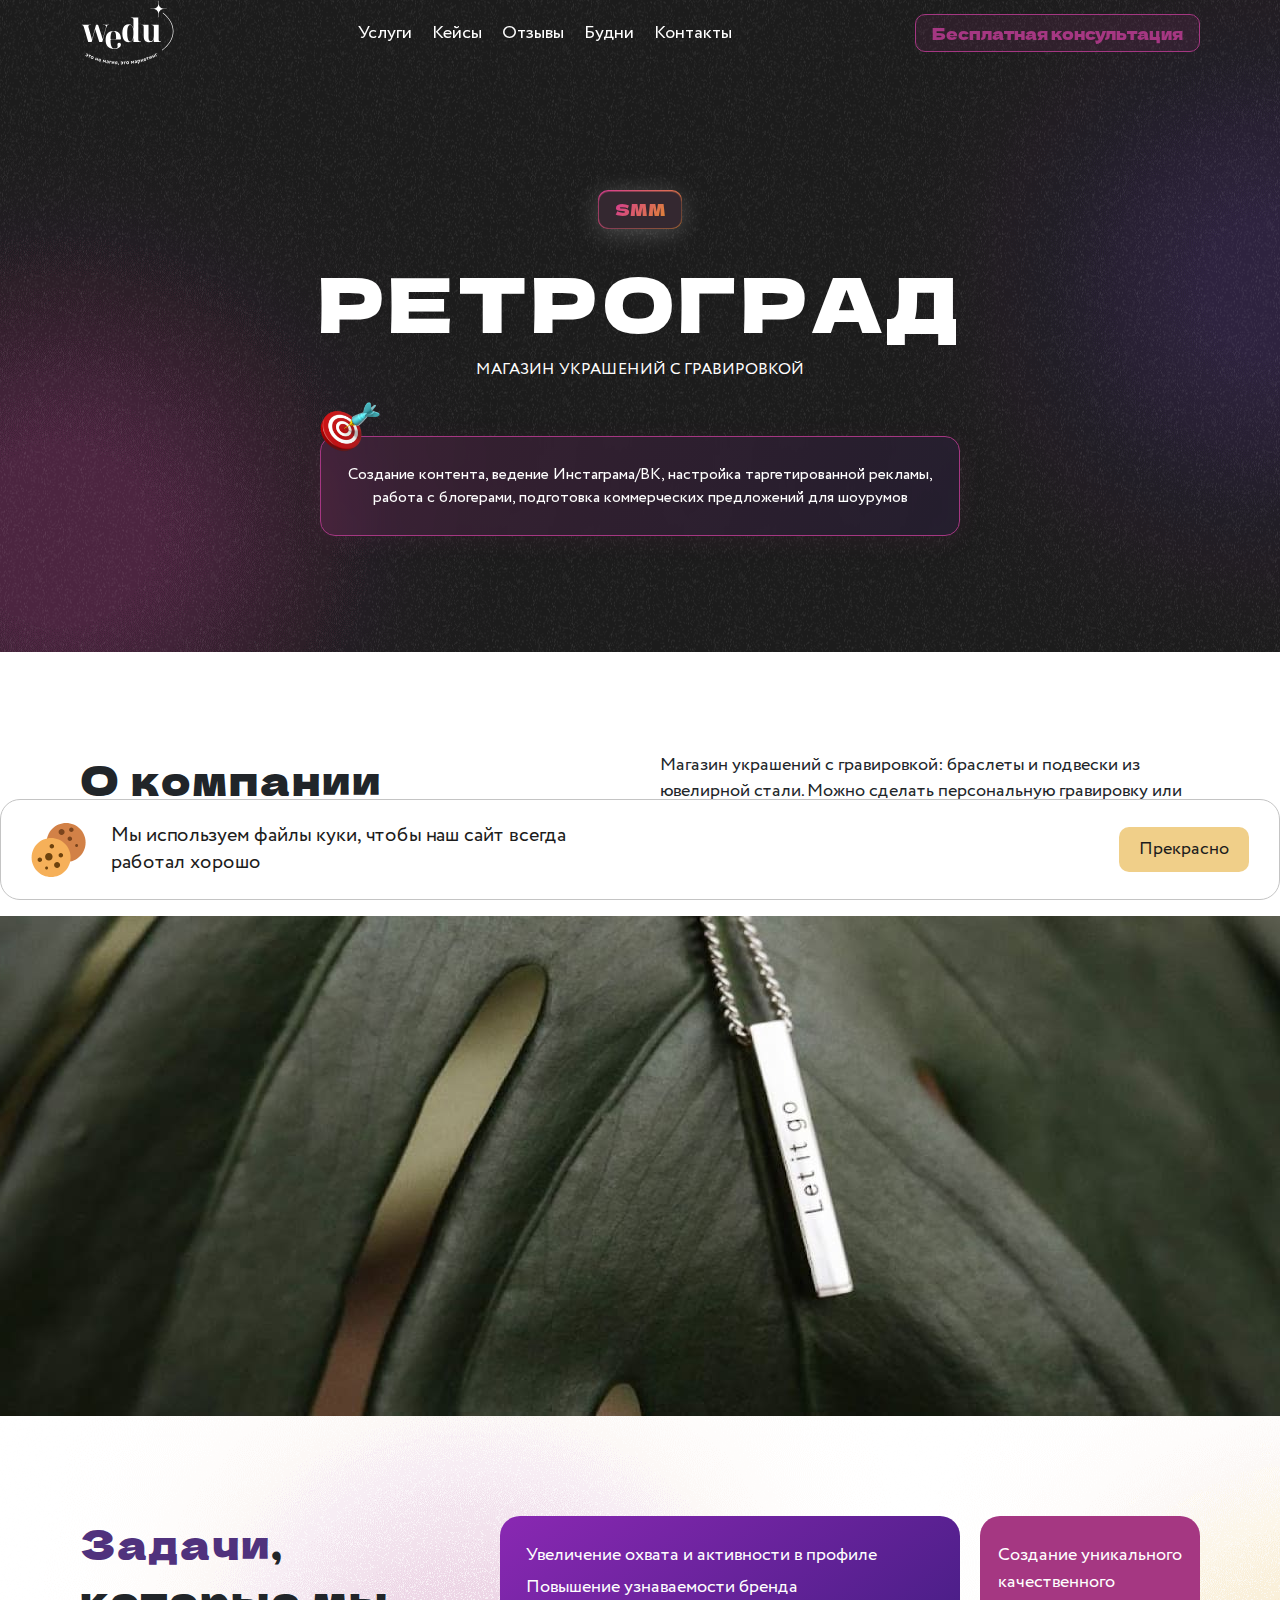
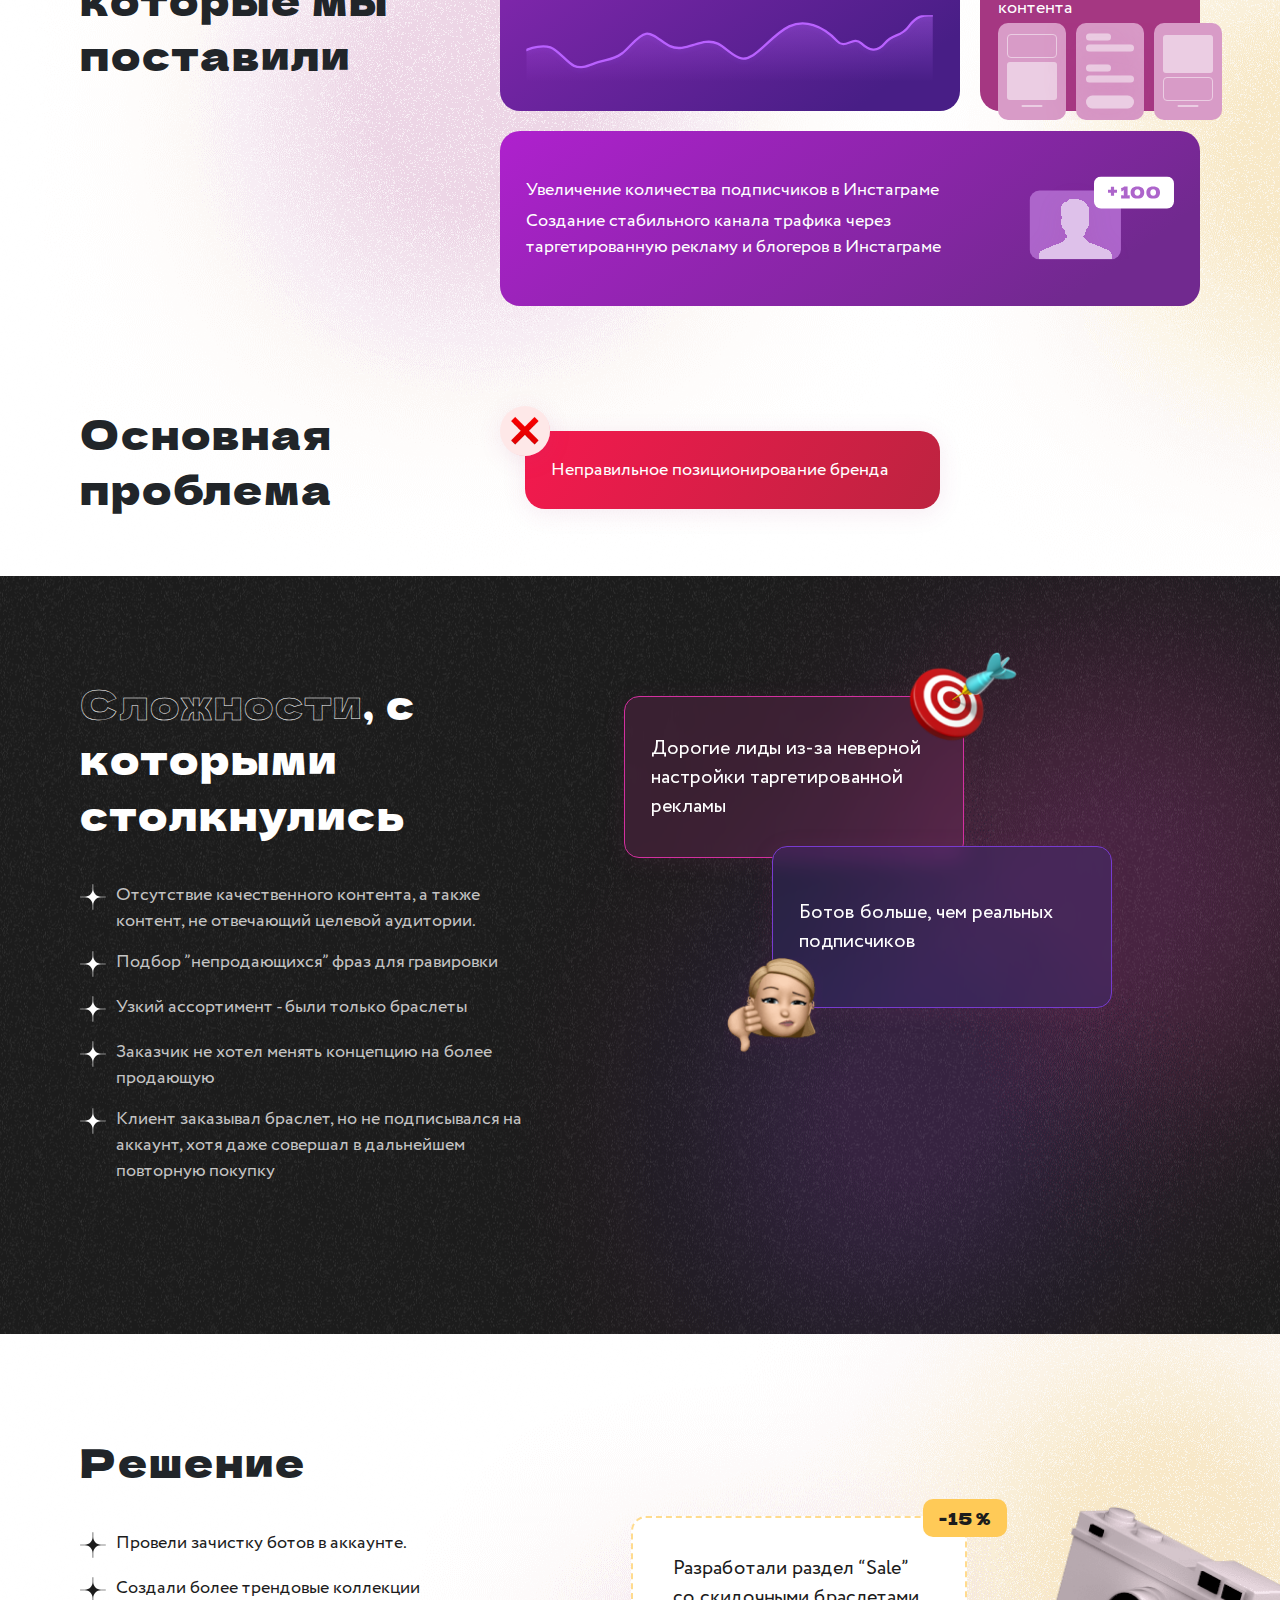
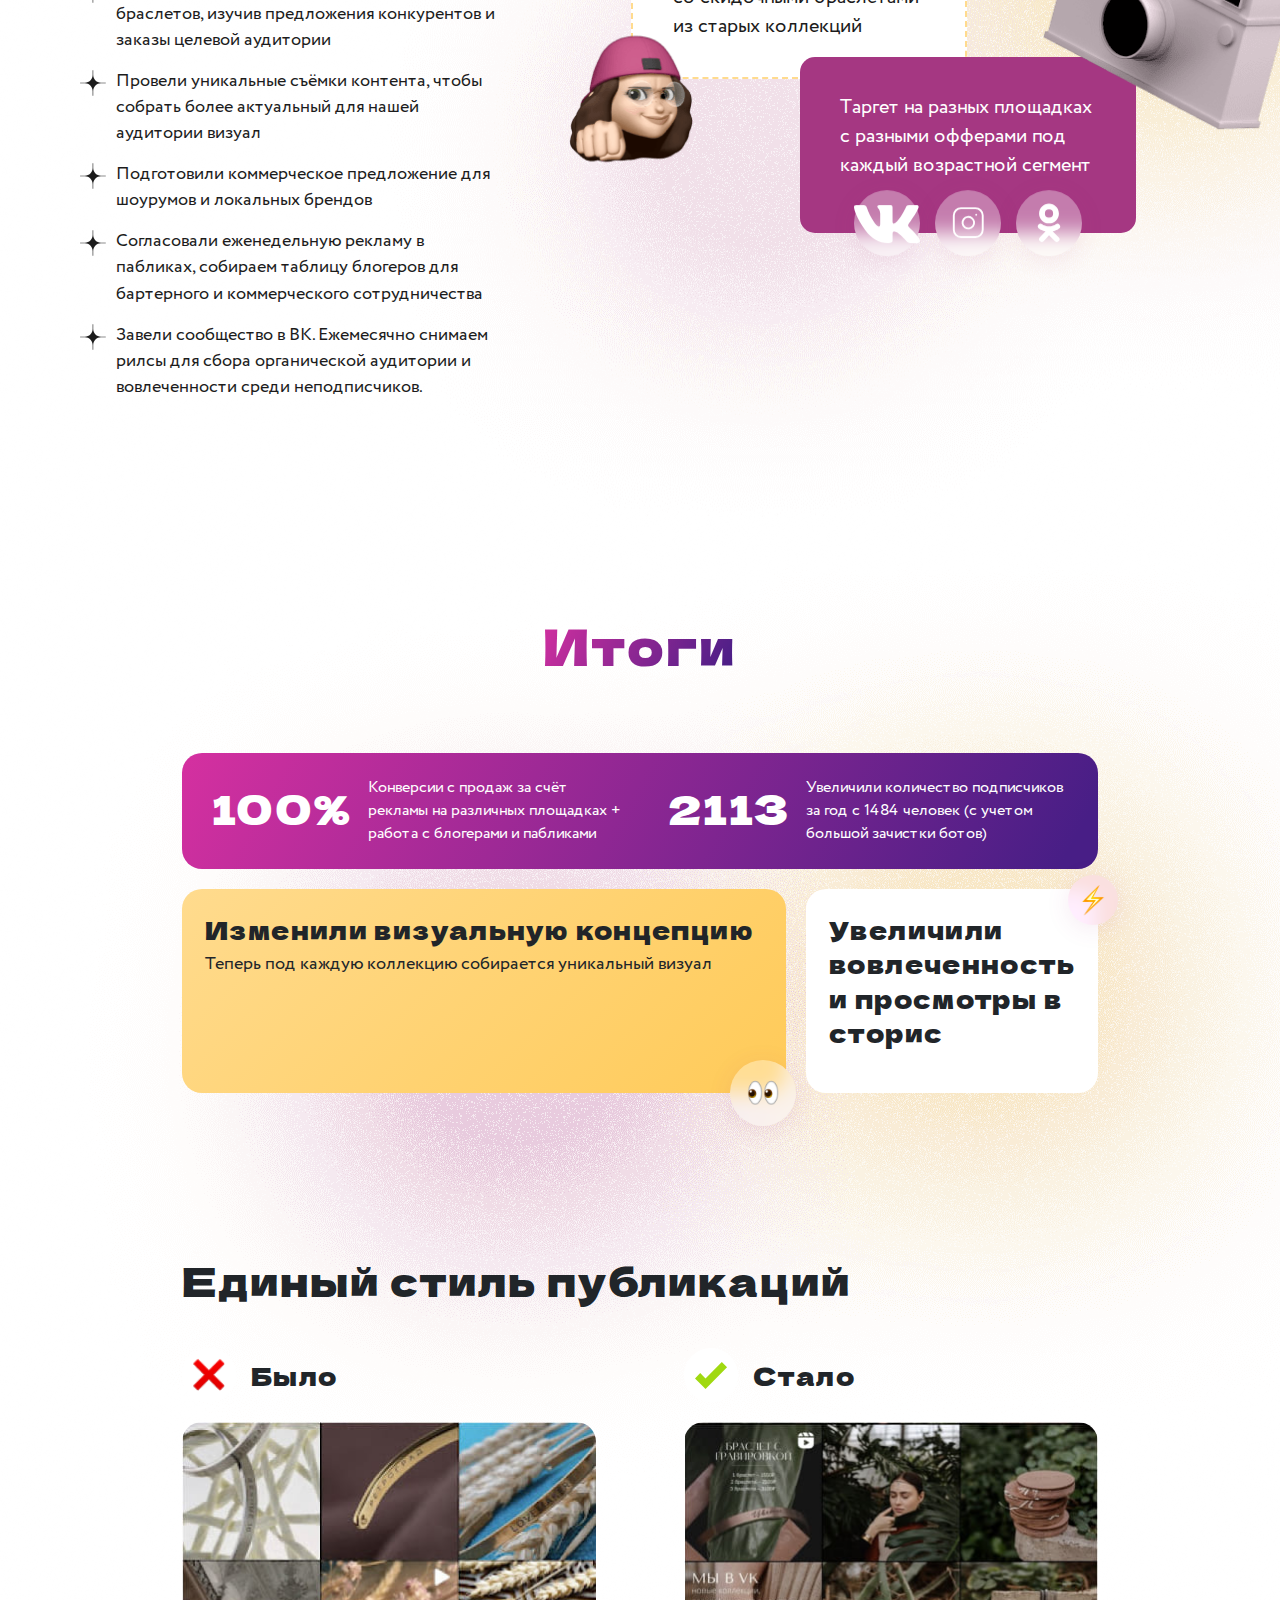
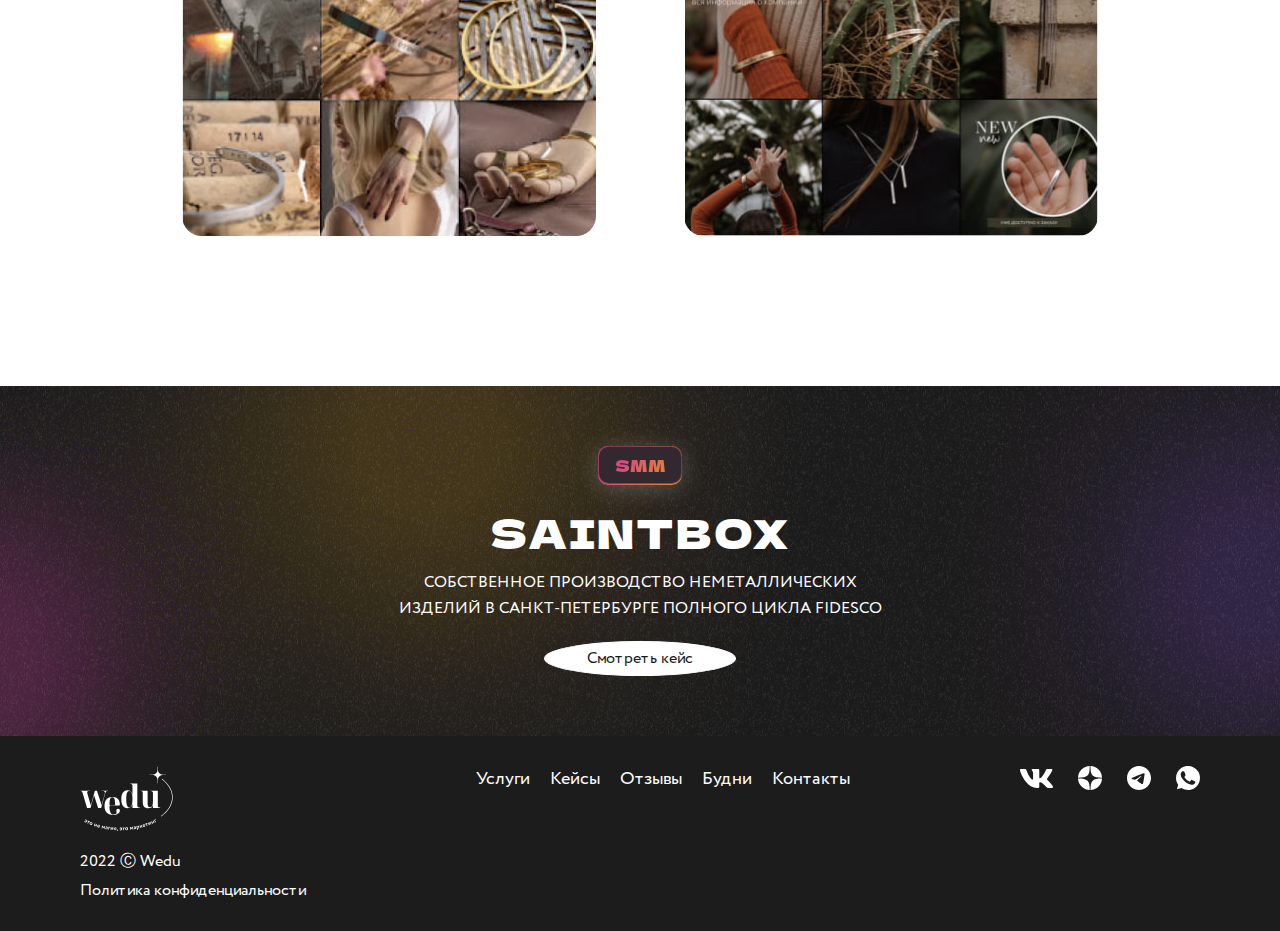
<file: case.html>
<!DOCTYPE html>
<html lang="ru">
	<head>
		<meta charset="utf-8">
		<meta http-equiv="X-UA-Compatible" content="IE=edge">
		<title>case</title>
		<meta name="theme-color" content="#fff">
		<link rel="icon" href="img/favicon.ico">
		<link rel="icon" href="img/favicon.svg" type="image/svg+xml">
		<link rel="apple-touch-icon" href="img/favicon.png">
		<meta name="apple-mobile-web-app-status-bar-style" content="black-translucent">
		<meta name="viewport" content="width=device-width, user-scalable=no, initial-scale=1.0, maximum-scale=1.0, minimum-scale=1.0">
		<link rel="stylesheet" href="styles/main.min.css">
	</head>
	<body class="body">
		<!-- header -->
		<!-- header--inverted для инвертированной шапки-->

        <header class="header header--inverted jsHeader">
            <div class="container header__container">
                <div class="header__inner">
                    <a href="index.html" class="header__logo-wrapper">
                        <svg class="icon header__logo">
                            <use xlink:href="img/sprites/sprite.svg#logo-lg-usage"></use>
                        </svg>
                    </a>
                    <div class="header__content">
                        <div class="header__nav">
                            <div class="nav">
                                <!-- <a href="ready-cases.html" class="nav__link is-active">
                                    Готовые решения
                                </a> -->
                                <a href="services.html" class="nav__link">
                                    Услуги
                                </a>
                                <a href="cases.html" class="nav__link">
                                    Кейсы
                                </a>
                                <a href="index.html#reviews" class="nav__link jsScrollButton">
                                    Отзывы
                                </a>
                                <a href="blog.html" class="nav__link">
                                    Будни
                                </a>
                                <a href="contacts.html" class="nav__link">
                                    Контакты
                                </a>
                            </div>
                        </div>
                        <div class="contacts-block contacts-block--header header__contacts-block d-lg-none">
                            <div class="contacts-block__main">
                                <div class="h3 contacts-block__main-title">
                                    Обсудить проект
                                </div>
                                <a href="tel:+7(131)-342-43-43" class="contacts-block__link">
                                    + 7 (131) 342 43 43
                                </a>
                            </div>
                            <div class="contacts-block__socials">
                                <div class="h3 contacts-block__socials-title">
                                    Наши соц. сети
                                </div>
                                <div class="contacts-block__socials-list">
                                    <a href="#" class="social-link contacts-block__social-link">
                                        <svg class="icon social-link__icon">
                                            <use xlink:href="img/sprites/sprite.svg#vk-usage"></use>
                                        </svg>
                                    </a>
                                    <a href="#" class="social-link contacts-block__social-link">
                                        <svg class="icon social-link__icon">
                                            <use xlink:href="img/sprites/sprite.svg#zen-usage"></use>
                                        </svg>
                                    </a>
                                    <a href="#" class="social-link contacts-block__social-link">
                                        <svg class="icon social-link__icon">
                                            <use xlink:href="img/sprites/sprite.svg#telegram-usage"></use>
                                        </svg>
                                    </a>
                                    <a href="#" class="social-link contacts-block__social-link">
                                        <svg class="icon social-link__icon">
                                            <use xlink:href="img/sprites/sprite.svg#whatsapp-usage"></use>
                                        </svg>
                                    </a>
                                </div>
                            </div>
                        </div>
                    </div>
                    <div class="header__actions d-none d-lg-flex">
                        <button type="button" class="button button--mod header__button" data-bs-toggle="modal" data-bs-target="#modal-callback">
                            <span class="button__text">
                                Бесплатная консультация
                            </span>
                        </button>
                    </div>
                    <div class="header__burger-trigger d-lg-none jsBurgerTrigger"></div>
                </div>
            </div>
        </header>
		<!-- header  ends -->

		<main class="main">
			<div class="content">
				<section class="case-intro">
					<div class="container">
						<div class="case-intro__inner"> 
							<div class="case-preview__label">
								<span class="case-preview__label-text">
									SMM
								</span>
							</div>
							<h1 class="case-intro__title">
								РЕТРОГРАД
							</h1>
							<p class="text-md case-intro__subtitle">
								магазин украшений с гравировкой
							</p>
							<div class="case-intro__panel">
								<img src="img/icons/darts.png" alt="" class="case-intro__panel-icon">
								<div class="case-intro__panel-content">
									<p class="text-md case-intro__panel-text">
										Cоздание контента, ведение Инстаграма/ВК, настройка таргетированной рекламы, работа с блогерами, подготовка коммерческих предложений для шоурумов
									</p>
								</div>
							</div>
						</div>
					</div>
				</section>

				<section class="section section--md">
					<div class="container">
						<div class="section__header">
							<h2 class="h2 section__title">
								О компании
							</h2>
							<p class="text section__subtitle">
								Магазин украшений с гравировкой: браслеты и подвески из ювелирной стали. Можно сделать персональную гравировку или заказать украшения из коллекций. Собственное производство в Санкт-Петербурге.
							</p>
						</div>
					</div>
				</section>

				<div class="img-block img-block--lg">
					<img src="img/decorations/image-block-2.jpg" srcset="img/decorations/image-block-2--retina.jpg 2x" alt="" class="img-block__img">
				</div>

				<section class="section section--md case-tasks">
					<div class="container">
						<div class="case-tasks__inner">
							<div class="case-tasks__item">
								<div class="case-tasks__info">
									<h2 class="h2 case-tasks__title">
										<span>Задачи</span>, которые мы поставили
									</h2>
								</div>
								<div class="case-tasks__main">
									<div class="row case-tasks__row">
										<div class="col-12 col-md-8 case-tasks__col">
											<div class="case-tasks__task case-tasks__task--1">
												<div class="case-tasks__task-main">
													<p class="text case-tasks__task-text">
														Увеличение охвата и активности в профиле
													</p>
													<p class="text case-tasks__task-text">
														Повышение узнаваемости бренда
													</p>
												</div>
												<img src="img/tasks/icon-1.svg" alt="" class="case-tasks__task-img">
											</div>
										</div>
										<div class="col-12 col-md-4 case-tasks__col">
											<div class="case-tasks__task case-tasks__task--2">
												<div class="case-tasks__task-main">
													<p class="text case-tasks__task-text">
														Создание уникального качественного контента
													</p>
												</div>
												<img src="img/tasks/icon-2.svg" alt="" class="case-tasks__task-img case-tasks__task-img--2">
											</div>
										</div>
										<div class="col-12 case-tasks__col">
											<div class="case-tasks__task case-tasks__task--3">
												<div class="case-tasks__task-main case-tasks__task-main--md">
													<p class="text case-tasks__task-text">
														Увеличение количества подписчиков в Инстаграме
													</p>
													<p class="text case-tasks__task-text">
														Создание стабильного канала трафика через таргетированную рекламу и блогеров в Инстаграме
													</p>
												</div>
												<img src="img/tasks/icon-3.svg" alt="" class="case-tasks__task-img case-tasks__task-img--3">
											</div>
										</div> 
									</div>
								</div>
							</div>
							<div class="case-tasks__item">
								<div class="case-tasks__info">
									<h2 class="h2 case-tasks__title">
										Основная проблема
									</h2>
								</div>
								<div class="case-tasks__main">
									<div class="row case-tasks__row">
										<div class="col-auto case-tasks__col">
											<div class="case-tasks__task case-tasks__task--4">
												<div class="case-tasks__task-main">
													<p class="text case-tasks__task-text">
														Неправильное позиционирование бренда
													</p>
												</div>
												<div class="case-tasks__task-icon-wrapper">
													<img src="img/icons/close.png" alt="" class="case-tasks__task-icon">
												</div>
											</div>
										</div>
									</div>
								</div>
							</div>
						</div>
					</div>
				</section>

				<section class="section case-difficulties">
					<div class="container">
						<div class="case-difficulties__inner">
							<h2 class="h2 case-difficulties__title">
								<span>Сложности</span>, с <br>
								которыми столкнулись
							</h2>
							<div class="case-difficulties__items">
								<div class="case-difficulties__item">
									<p class="text-lg case-difficulties__item-text">
										Дорогие лиды из-за неверной настройки таргетированной рекламы
									</p>
									<img src="img/icons/darts.png" alt="" class="case-difficulties__item-icon case-difficulties__item-icon--lg">
								</div>
								<div class="case-difficulties__item">
									<p class="text-lg case-difficulties__item-text">
										Ботов больше, чем реальных подписчиков 
									</p>
									<img src="img/avatars/6.png" alt="" class="case-difficulties__item-icon">
								</div>
							</div>
							<ul class="list case-difficulties__list">
								<li class="list__item">
									<svg class="icon list__icon">
										<use xlink:href="img/sprites/sprite.svg#star-usage"></use>
									</svg>
									<div class="list__item-content">
										<p class="text">
											Отсутствие качественного контента, а также контент, не отвечающий целевой аудитории.
										</p>
									</div>
								</li>
								<li class="list__item">
									<svg class="icon list__icon">
										<use xlink:href="img/sprites/sprite.svg#star-usage"></use>
									</svg>
									<div class="list__item-content">
										<p class="text">
											Подбор ”непродающихся”  фраз для гравировки
										</p>
									</div>
								</li>
								<li class="list__item">
									<svg class="icon list__icon">
										<use xlink:href="img/sprites/sprite.svg#star-usage"></use>
									</svg>
									<div class="list__item-content">
										<p class="text">
											Узкий ассортимент - были только браслеты
										</p>
									</div>
								</li>
								<li class="list__item">
									<svg class="icon list__icon">
										<use xlink:href="img/sprites/sprite.svg#star-usage"></use>
									</svg>
									<div class="list__item-content">
										<p class="text">
											Заказчик не хотел менять концепцию на более продающую
										</p>
									</div>
								</li>
								<li class="list__item">
									<svg class="icon list__icon">
										<use xlink:href="img/sprites/sprite.svg#star-usage"></use>
									</svg>
									<div class="list__item-content">
										<p class="text">
											Клиент заказывал браслет, но не подписывался на аккаунт, хотя даже совершал в дальнейшем повторную покупку
										</p>
									</div>
								</li>
							</ul>
						</div>
					</div>
				</section>

				<section class="section case-solution">
					<div class="container">
						<div class="case-solution__inner">
							<h2 class="h2 case-solution__title">
								Решение
							</h2>
							<div class="case-solution__items">
								<div class="case-solution__item case-solution__item--1">
									<div class="case-solution__item-content">
										<p class="text-lg case-solution__item-text">
											Разработали раздел “Sale” со скидочными браслетами из старых коллекций
										</p>
									</div>
									<div class="case-solution__item-label">
										-15 %
									</div>
									<img src="img/avatars/5.png" alt="" class="case-solution__item-icon">
								</div>
								<div class="case-solution__item case-solution__item--2">
									<div class="case-solution__item-content">
										<p class="text-lg case-solution__item-text">
											Таргет на разных площадках с разными офферами под каждый возрастной сегмент
										</p>
										<div class="case-solution__item-socials">
											<a href="#" class="case-solution__item-social">
												<svg class="icon case-solution__item-social-icon">
													<use xlink:href="img/sprites/sprite.svg#vk-usage"></use>
												</svg>
											</a>
											<a href="#" class="case-solution__item-social">
												<svg class="icon case-solution__item-social-icon">
													<use xlink:href="img/sprites/sprite.svg#instagram-usage"></use>
												</svg>
											</a>
											<a href="#" class="case-solution__item-social">
												<svg class="icon case-solution__item-social-icon">
													<use xlink:href="img/sprites/sprite.svg#odnoklassniki-usage"></use>
												</svg>
											</a>
										</div>
										<img src="img/decorations/case-camera.png" alt="" class="case-solution__item-icon case-solution__item-icon--lg">
									</div>
								</div>
							</div>
							<ul class="list case-solution__list">
								<li class="list__item">
									<svg class="icon list__icon">
										<use xlink:href="img/sprites/sprite.svg#star-usage"></use>
									</svg>
									<div class="list__item-content">
										<p class="text">
											Провели зачистку ботов в аккаунте.
										</p>
									</div>
								</li>
								<li class="list__item">
									<svg class="icon list__icon">
										<use xlink:href="img/sprites/sprite.svg#star-usage"></use>
									</svg>
									<div class="list__item-content">
										<p class="text">
											Создали более трендовые коллекции браслетов, изучив предложения конкурентов и заказы целевой аудитории
										</p>
									</div>
								</li>
								<li class="list__item">
									<svg class="icon list__icon">
										<use xlink:href="img/sprites/sprite.svg#star-usage"></use>
									</svg>
									<div class="list__item-content">
										<p class="text">
											Провели уникальные съёмки контента, чтобы собрать более актуальный для нашей аудитории визуал
										</p>
									</div>
								</li>
								<li class="list__item">
									<svg class="icon list__icon">
										<use xlink:href="img/sprites/sprite.svg#star-usage"></use>
									</svg>
									<div class="list__item-content">
										<p class="text">
											Подготовили коммерческое предложение для шоурумов и локальных брендов
										</p>
									</div>
								</li>
								<li class="list__item">
									<svg class="icon list__icon">
										<use xlink:href="img/sprites/sprite.svg#star-usage"></use>
									</svg>
									<div class="list__item-content">
										<p class="text">
											Согласовали еженедельную рекламу в пабликах, собираем таблицу блогеров для бартерного и коммерческого сотрудничества
										</p>
									</div>
								</li>
								<li class="list__item">
									<svg class="icon list__icon">
										<use xlink:href="img/sprites/sprite.svg#star-usage"></use>
									</svg>
									<div class="list__item-content">
										<p class="text">
											Завели сообщество в ВК. Ежемесячно снимаем рилсы для сбора органической аудитории и вовлеченности среди неподписчиков.
										</p>
									</div>
								</li>
							</ul>
						</div>
					</div>
				</section>

				<section class="section case-final">
					<div class="container">
						<div class="case-final__inner">
							<div class="case-result case-final__result">
								<h2 class="h1 case-result__title">
									Итоги
								</h2>
								<div class="row case-result__row">
									<div class="col-12 case-result__col">
										<div class="case-result__item case-result__item--stats">
											<div class="case-result__item-stat">
												<h2 class="h2 case-result__item-title case-result__item-title--stats">
													100%
												</h2>
												<p class="text-md case-result__item-text">
													Конверсии с продаж за счёт рекламы на различных площадках + работа с блогерами и пабликами
												</p>
											</div>
											<div class="case-result__item-stat">
												<h2 class="h2 case-result__item-title case-result__item-title--stats">
													2113
												</h2>
												<p class="text-md case-result__item-text">
													Увеличили количество подписчиков за год с 1484 человек (с учетом большой зачистки ботов)
												</p>
											</div>
										</div>
									</div>
									<div class="col-12 col-md-7 col-lg-8 case-result__col">
										<div class="case-result__item case-result__item--2">
											<h3 class="h3 case-result__item-title">
												Изменили визуальную концепцию
											</h3>
											<p class="text case-result__item-text">
												Теперь под каждую коллекцию собирается уникальный визуал
											</p>
											<div class="case-result__item-icon-wrapper">
												<img src="img/icons/smile.png" alt="" class="case-result__item-icon">
											</div>
										</div>
									</div>
									<div class="col-12 col-md-5 col-lg-4 case-result__col">
										<div class="case-result__item case-result__item--3">
											<p class="h3 case-result__item-title">
												Увеличили вовлеченность и просмотры в сторис
											</p>
											<div class="case-result__item-icon-wrapper case-result__item-icon-wrapper--flash">
												<img src="img/icons/flash.png" alt="" class="case-result__item-icon">
											</div>
										</div>
									</div>
								</div>
							</div>
							<div class="case-differences case-final__differences">
								<h2 class="h2 case-differences__title">
									Единый стиль публикаций
								</h2>
								<div class="case-differences__content">
									<div class="case-differences__item">
										<div class="case-differences__item-header">
											<div class="case-differences__icon-wrapper">
												<img src="img/icons/close.png" alt="" class="case-differences__icon">
											</div>
											<h3 class="h3 case-differences__item-title">
												Было
											</h3>
										</div>
										<div class="case-differences__item-body">
											<div class="case-differences__img-wrapper">
												<img src="img/cases/case-before.jpg" alt="" class="case-differences__img">
											</div>
										</div>
									</div>
									<div class="case-differences__item">
										<div class="case-differences__item-header">
											<div class="case-differences__icon-wrapper">
												<img src="img/icons/ok.svg" alt="" class="case-differences__icon">
											</div>
											<h3 class="h3 case-differences__item-title">
												Стало
											</h3>
										</div>
										<div class="case-differences__item-body">
											<div class="case-differences__img-wrapper">
												<img src="img/cases/case-after.jpg" alt="" class="case-differences__img">
											</div>
										</div>
									</div>
								</div>
							</div>
						</div>
					</div>
				</section>

				<section class="case-preview">
					<div class="container">
						<div class="case-preview__inner">
							<div class="case-preview__label">
								<span class="case-preview__label-text">
									SMM
								</span>
							</div>
							<h2 class="h2 case-preview__title">
								SAINTBOX
							</h2>
							<p class="text-md case-preview__subtitle">
								Собственное производство неметаллических изделий в Санкт-Петербурге полного цикла Fidesco
							</p>
							<a href="case.html" class="button button--inverted button--fill case-preview__button">
								<span class="button__text">
									Смотреть кейс
								</span>
							</a>
						</div>
					</div>
				</section>
			</div>
			
			<!-- footer -->	
			<footer class="footer">
				<div class="container footer__container">
					<div class="footer__inner">
						<div class="footer__detail">
							<img src="img/logo-lg.svg" alt="logo" class="footer__logo">
							<div class="footer__rights">
								<span>2022</span> Ⓒ Wedu <br>
								<a href="policy.html" class="footer__policy">
									Политика конфиденциальности 
								</a>
							</div>
						</div>
						<div class="footer__nav">
							<div class="nav">
								<!-- <a href="ready-cases.html" class="nav__link">
									Готовые решения
								</a> -->
								<a href="services.html" class="nav__link">
									Услуги
								</a>
								<a href="cases.html" class="nav__link">
									Кейсы
								</a>
								<a href="index.html#reviews" class="nav__link">
									Отзывы
								</a>
								<a href="blog.html" class="nav__link">
									Будни
								</a>
								<a href="contacts.html" class="nav__link">
									Контакты
								</a>
							</div>
						</div>
						<div class="footer__social">
							<a href="#" class="footer__social-item" target="_blank">
								<svg class="icon footer__social-icon">
									<use xlink:href="img/sprites/sprite.svg#vk-usage"></use>
								</svg>
							</a>
							<a href="#" class="footer__social-item" target="_blank">
								<svg class="icon footer__social-icon">
									<use xlink:href="img/sprites/sprite.svg#zen-usage"></use>
								</svg>
							</a>
							<a href="#" class="footer__social-item" target="_blank">
								<svg class="icon footer__social-icon">
									<use xlink:href="img/sprites/sprite.svg#telegram-usage"></use>
								</svg>
							</a>
							<a href="#" class="footer__social-item" target="_blank">
								<svg class="icon footer__social-icon">
									<use xlink:href="img/sprites/sprite.svg#whatsapp-usage"></use>
								</svg>
							</a>
						</div>
					</div>
				</div>
			</footer>



            <div class="coockies is-active jsCoockies">
                <div class="coockies__inner">
                    <img src="img/icons/coockies.svg" alt="" class="coockies__img">
                    <div class="text-lg coockies__text">
                        Мы используем файлы куки, чтобы наш сайт всегда работал хорошо
                    </div>
                    <a href="#" class="coockies__button jsCoockiesButton">
                        <span class="coockies__button-text">
                            Прекрасно
                        </span>
                    </a>
                </div>
            </div>
			<!-- footer  ends -->
			
						<div class="modal fade" id="modal-callback" tabindex="-1" aria-hidden="true">
				<div class="modal-dialog modal-dialog-centered">
					<div class="modal-content">
						<svg class="icon modal__decor">
							<use xlink:href="img/sprites/sprite.svg#round-logo-usage"></use>
						</svg>
						<button type="button" class="modal-close" data-bs-dismiss="modal">
							<img src="img/svg/close.svg" class="modal-close-icon">
						</button>
						<div class="modal__body">
							<div class="h3 modal__title">
								Оставьте ваши данные
							</div>
							<div class="text-md modal__text">
								Введите ваше имя и номер телефона в поля для ввода
							</div>
							<div class="jsForm modal__form">
								<form action="#">
									<input type="text" class="input modal__input jsInput jsInputReq" placeholder="Ваше имя" name="name" autofocus>
									<input type="text" class="input modal__input jsPhoneMask jsInput jsInputReq" placeholder="Ваш телефон" name="phone">
									<div class="modal__row">
										<label class="checkbox modal__checkbox">
											<input type="checkbox" class="checkbox__input jsCheckbox jsInputReq" checked name="policy">
											<div class="checkbox__wrapper">
												<div class="checkbox__icon-wrapper">
													<svg class="icon checkbox__icon">
														<use xlink:href="img/sprites/sprite.svg#checkbox-usage"></use>
													</svg>
												</div>
												<div class="checkbox__content">
													<div class="text-sm">
														Я согласен (согласна) на <a href="policy.html" class="link">обработку персональных данных</a>
													</div>
												</div>
											</div>
										</label>
										<button type="submit" class="button button--mod modal__button jsFormSubmitButton">
											<span class="button__text">
												Отправить
											</span>
										</button>
									</div>
								</form>
							</div>
						</div>
						
					</div>
				</div>
			</div>

			<div class="modal modal--success fade jsModalAutoClose" id="modal-success" tabindex="-1" aria-hidden="true">
				<div class="modal-dialog modal-dialog-centered">
					<div class="modal-content">
						<svg class="icon modal__decor">
							<use xlink:href="img/sprites/sprite.svg#round-logo-usage"></use>
						</svg>
						<button type="button" class="modal-close" data-bs-dismiss="modal">
							<img src="img/svg/close.svg" class="modal-close-icon">
						</button>
						<div class="modal__body mt-0">
							<div class="h3 modal__title text-center">
								Ваша заявка <br>
								успешно оставлена !
							</div>
							<div class="text-md text-center modal__text">
								Это окно исчезнет через несколько секунд
							</div>
						</div>
					</div>
				</div>
			</div>
		</main>

		<script src="js/main.min.js"></script>
		<script src="js/vendor.min.js"></script>
	</body>
</html>
</file>
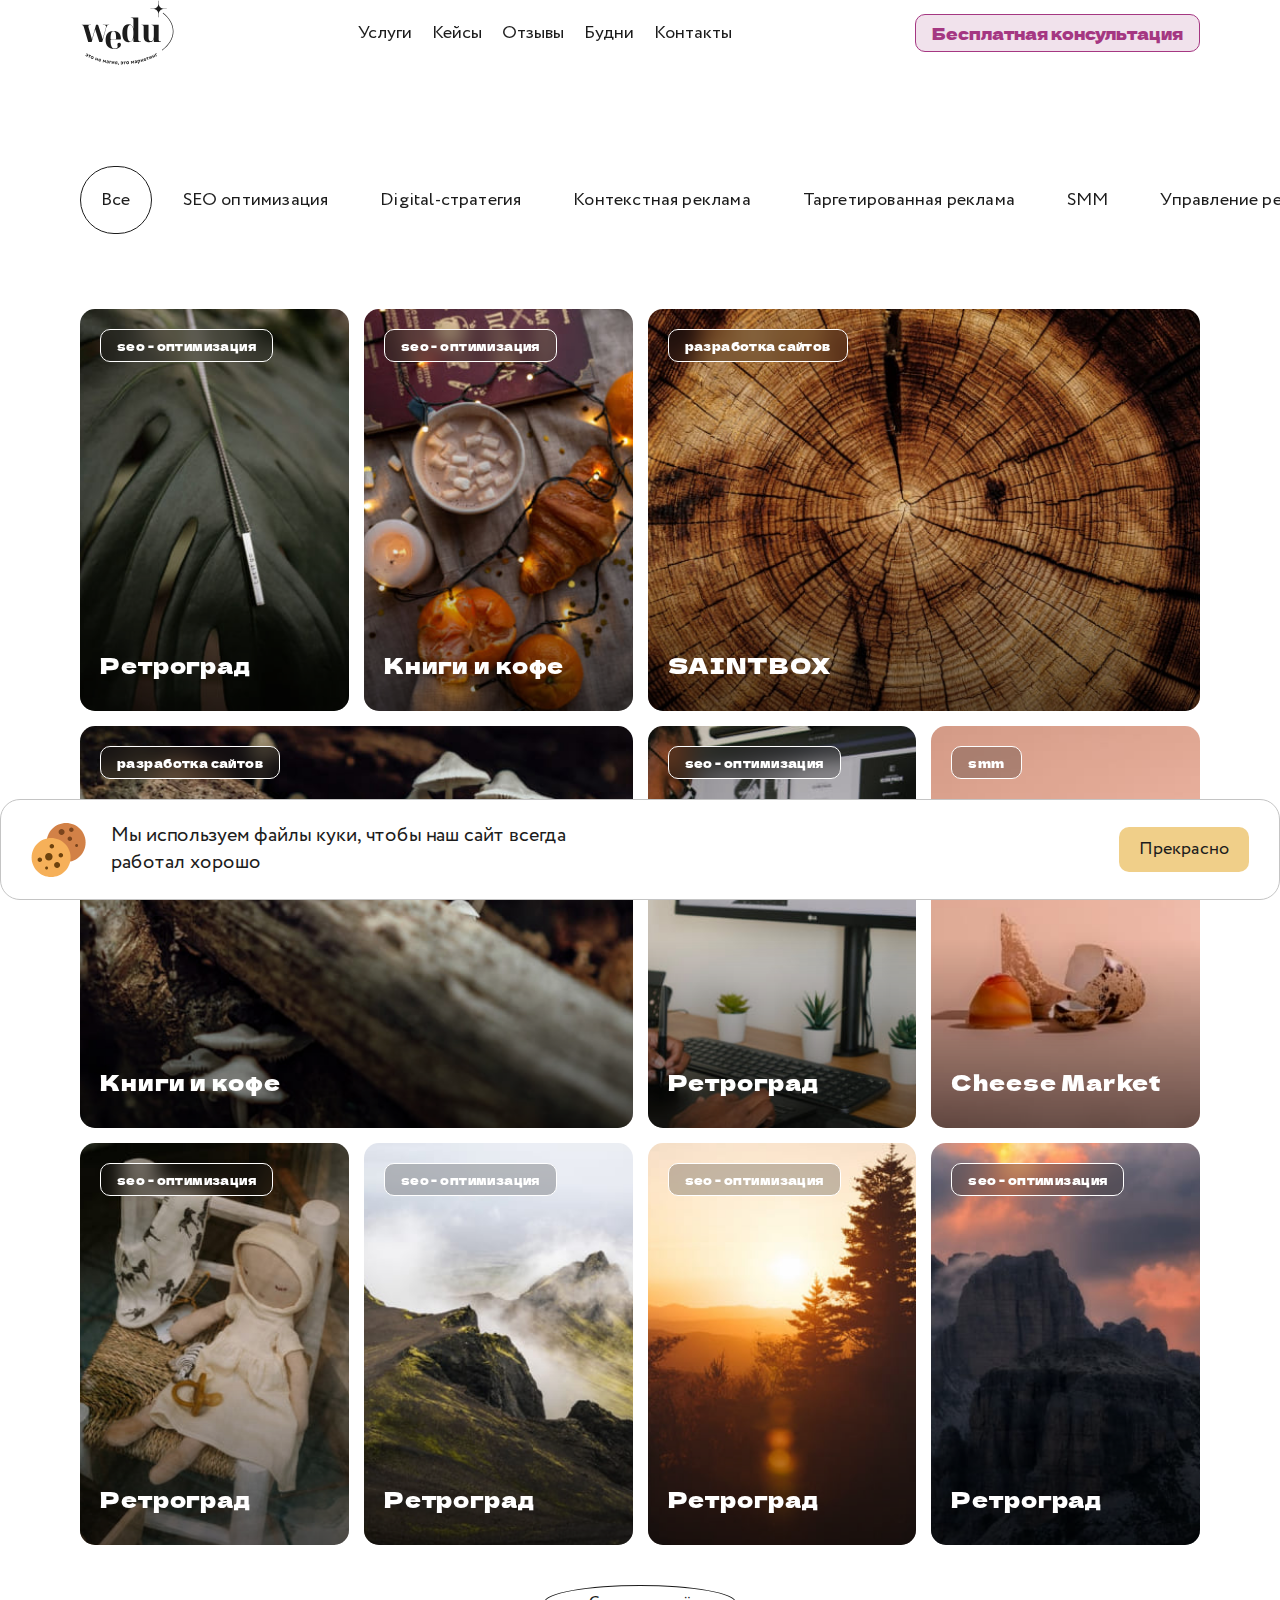
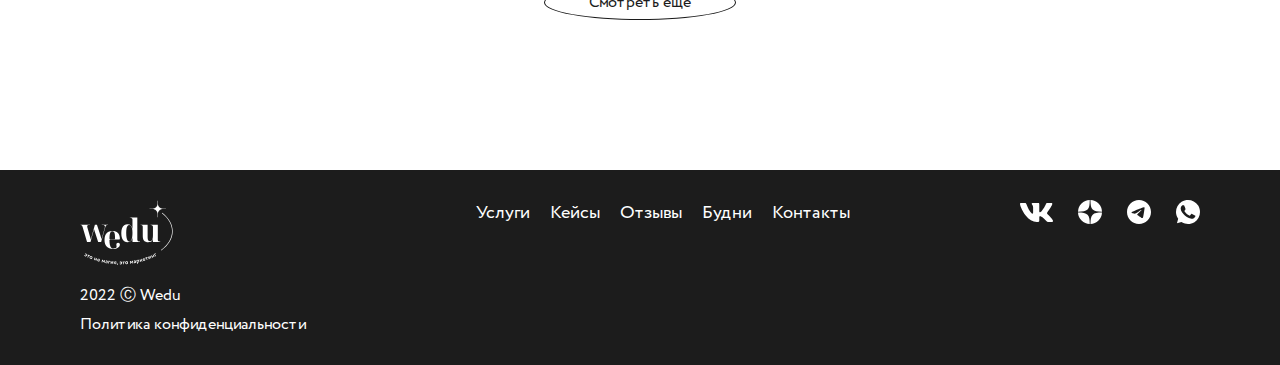
<file: cases.html>
<!DOCTYPE html>
<html lang="ru">
	<head>
		<meta charset="utf-8">
		<meta http-equiv="X-UA-Compatible" content="IE=edge">
		<title>cases</title>
		<meta name="theme-color" content="#fff">
		<link rel="icon" href="img/favicon.ico">
		<link rel="icon" href="img/favicon.svg" type="image/svg+xml">
		<link rel="apple-touch-icon" href="img/favicon.png">
		<meta name="apple-mobile-web-app-status-bar-style" content="black-translucent">
		<meta name="viewport" content="width=device-width, user-scalable=no, initial-scale=1.0, maximum-scale=1.0, minimum-scale=1.0">
		<link rel="stylesheet" href="styles/main.min.css">
	</head>
	<body class="body">
		<!-- header -->

        <header class="header jsHeader">
            <div class="container header__container">
                <div class="header__inner">
                    <a href="index.html" class="header__logo-wrapper">
                        <svg class="icon header__logo">
                            <use xlink:href="img/sprites/sprite.svg#logo-lg-usage"></use>
                        </svg>
                    </a>
                    <div class="header__content">
                        <div class="header__nav">
                            <div class="nav">
                                <!-- <a href="ready-cases.html" class="nav__link is-active">
                                    Готовые решения
                                </a> -->
                                <a href="services.html" class="nav__link">
                                    Услуги
                                </a>
                                <a href="cases.html" class="nav__link">
                                    Кейсы
                                </a>
                                <a href="index.html#reviews" class="nav__link jsScrollButton">
                                    Отзывы
                                </a>
                                <a href="blog.html" class="nav__link">
                                    Будни
                                </a>
                                <a href="contacts.html" class="nav__link">
                                    Контакты
                                </a>
                            </div>
                        </div>
                        <div class="contacts-block contacts-block--header header__contacts-block d-lg-none">
                            <div class="contacts-block__main">
                                <div class="h3 contacts-block__main-title">
                                    Обсудить проект
                                </div>
                                <a href="tel:+7(131)-342-43-43" class="contacts-block__link">
                                    + 7 (131) 342 43 43
                                </a>
                            </div>
                            <div class="contacts-block__socials">
                                <div class="h3 contacts-block__socials-title">
                                    Наши соц. сети
                                </div>
                                <div class="contacts-block__socials-list">
                                    <a href="#" class="social-link contacts-block__social-link">
                                        <svg class="icon social-link__icon">
                                            <use xlink:href="img/sprites/sprite.svg#vk-usage"></use>
                                        </svg>
                                    </a>
                                    <a href="#" class="social-link contacts-block__social-link">
                                        <svg class="icon social-link__icon">
                                            <use xlink:href="img/sprites/sprite.svg#zen-usage"></use>
                                        </svg>
                                    </a>
                                    <a href="#" class="social-link contacts-block__social-link">
                                        <svg class="icon social-link__icon">
                                            <use xlink:href="img/sprites/sprite.svg#telegram-usage"></use>
                                        </svg>
                                    </a>
                                    <a href="#" class="social-link contacts-block__social-link">
                                        <svg class="icon social-link__icon">
                                            <use xlink:href="img/sprites/sprite.svg#whatsapp-usage"></use>
                                        </svg>
                                    </a>
                                </div>
                            </div>
                        </div>
                    </div>
                    <div class="header__actions d-none d-lg-flex">
                        <button type="button" class="button button--mod header__button" data-bs-toggle="modal" data-bs-target="#modal-callback">
                            <span class="button__text">
                                Бесплатная консультация
                            </span>
                        </button>
                    </div>
                    <div class="header__burger-trigger d-lg-none jsBurgerTrigger"></div>
                </div>
            </div>
        </header>
		<!-- header  ends -->
		
		<main class="main">
			<div class="content">
				<section class="section">
					<div class="container">
						<div class="section__inner">
							<div class="cases-grid">
								<div class="badges cases-grid__badges">
									<div class="slider slider--badges badges__slider jsSliderBadges">
										<div class="swiper slider__inner">
											<div class="swiper-wrapper slider__wrapper">
												<div class="swiper-slide slider__slide">
													<a href="#" class="badges__item is-active">
														<h3 class="badges__item-text">
															Все
														</h3>
													</a>
												</div>
												<div class="swiper-slide slider__slide">
													<a href="#" class="badges__item">
														<h3 class="badges__item-text">
															SEO оптимизация
														</h3>
													</a>
												</div>
												<div class="swiper-slide slider__slide">
													<a href="#" class="badges__item">
														<h3 class="badges__item-text">
															Digital-стратегия
														</h3>
													</a>
												</div>
												<div class="swiper-slide slider__slide">
													<a href="#" class="badges__item">
														<h3 class="badges__item-text">
															Контекстная реклама
														</h3>
													</a>
												</div>
												<div class="swiper-slide slider__slide">
													<a href="#" class="badges__item">
														<h3 class="badges__item-text">
															Таргетированная реклама
														</h3>
													</a>
												</div>
												<div class="swiper-slide slider__slide">
													<a href="#" class="badges__item">
														<h3 class="badges__item-text">
															SMM
														</h3>
													</a>
												</div>
												<div class="swiper-slide slider__slide">
													<a href="#" class="badges__item">
														<h3 class="badges__item-text">
															Управление репутацией
														</h3>
													</a>
												</div>
												<div class="swiper-slide slider__slide">
													<a href="#" class="badges__item">
														<h3 class="badges__item-text">
															Разработка сайта
														</h3>
													</a>
												</div>
												<div class="swiper-slide slider__slide">
													<a href="#" class="badges__item">
														<h3 class="badges__item-text">
															Таргетированная реклама
														</h3>
													</a>
												</div>
												<div class="swiper-slide slider__slide">
													<a href="#" class="badges__item">
														<h3 class="badges__item-text">
															SMM
														</h3>
													</a>
												</div>
												<div class="swiper-slide slider__slide">
													<a href="#" class="badges__item">
														<h3 class="badges__item-text">
															Управление репутацией
														</h3>
													</a>
												</div>
											</div>
										</div>
									</div>
								</div>
								<div class="row cases-grid__row cases-grid__row--lg jsCasesLg">
									<div class="col-6 col-md-4 col-xl-3 cases-grid__col jsCasesItem">
										<a href="#" class="case-card cases-grid__item jsCaseCard">
											<div class="case-card__content">
												<div class="case-card__labels">
													<div class="label case-card__label">
														seo - оптимизация
													</div>
												</div>
												<h3 class="case-card__title">
													Ретроград
												</h3>
												<div class="case-card__info-wrapper jsCaseCardInfoWrapper">
													<div class="case-card__info jsCaseCardInfo">
														<p class="text-sm case-card__text">
															Не менее интригующий подзаголовок, примерно на 2-3 строки об агенстве. Не менее интригующий подзаголовок.Не менее интригующий подзаголовок.
														</p>
														<div class="case-card__actions">
															<div class="text case-card__price">
																28 800 р.
															</div>
															<button type="button" class="button button--inverted case-card__button jsCaseCardButton" data-bs-toggle="modal" data-bs-target="#modal-callback">
																<span class="button__text">
																	Купить
																</span>
															</button>
														</div>
													</div>
												</div>
											</div>
											<img src="img/cases/card-1.jpg" alt="" class="case-card__img">
										</a>
									</div>
									<div class="col-6 col-md-4 col-xl-3 cases-grid__col jsCasesItem">
										<a href="#" class="case-card cases-grid__item jsCaseCard">
											<div class="case-card__content">
												<div class="case-card__labels">
													<div class="label case-card__label">
														seo - оптимизация
													</div>
												</div>
												<h3 class="case-card__title">
													Книги и кофе
												</h3>
												<div class="case-card__info-wrapper jsCaseCardInfoWrapper">
													<div class="case-card__info jsCaseCardInfo">
														<p class="text-sm case-card__text">
															Не менее интригующий подзаголовок, примерно на 2-3 строки об агенстве. Не менее интригующий подзаголовок.Не менее интригующий подзаголовок.
														</p>
														<div class="case-card__actions">
															<div class="text case-card__price">
																28 800 р.
															</div>
															<button type="button" class="button button--inverted case-card__button jsCaseCardButton" data-bs-toggle="modal" data-bs-target="#modal-callback">
																<span class="button__text">
																	Купить
																</span>
															</button>
														</div>
													</div>
												</div>
											</div>
											<img src="img/cases/card-2.jpg" alt="" class="case-card__img">
										</a>
									</div>
									<div class="col-6 col-md-4 col-xl-3 cases-grid__col jsCasesItem">
										<a href="#" class="case-card cases-grid__item jsCaseCard">
											<div class="case-card__content">
												<div class="case-card__labels">
													<div class="label case-card__label">
														разработка сайтов
													</div>
												</div>
												<h3 class="case-card__title">
													SAINTBOX
												</h3>
												<div class="case-card__info-wrapper jsCaseCardInfoWrapper">
													<div class="case-card__info jsCaseCardInfo">
														<p class="text-sm case-card__text">
															Не менее интригующий подзаголовок, примерно на 2-3 строки об агенстве. Не менее интригующий подзаголовок.Не менее интригующий подзаголовок.
														</p>
														<div class="case-card__actions">
															<div class="text case-card__price">
																28 800 р.
															</div>
															<button type="button" class="button button--inverted case-card__button jsCaseCardButton" data-bs-toggle="modal" data-bs-target="#modal-callback">
																<span class="button__text">
																	Купить
																</span>
															</button>
														</div>
													</div>
												</div>
											</div>
											<img src="img/cases/card-3.jpg" alt="" class="case-card__img">
										</a>
									</div>
									<div class="col-6 col-md-4 col-xl-3 cases-grid__col jsCasesItem">
										<a href="#" class="case-card cases-grid__item jsCaseCard">
											<div class="case-card__content">
												<div class="case-card__labels">
													<div class="label case-card__label">
														разработка сайтов
													</div>
												</div>
												<h3 class="case-card__title">
													Книги и кофе
												</h3>
												<div class="case-card__info-wrapper jsCaseCardInfoWrapper">
													<div class="case-card__info jsCaseCardInfo">
														<p class="text-sm case-card__text">
															Не менее интригующий подзаголовок, примерно на 2-3 строки об агенстве. Не менее интригующий подзаголовок.Не менее интригующий подзаголовок.
														</p>
														<div class="case-card__actions">
															<div class="text case-card__price">
																28 800 р.
															</div>
															<button type="button" class="button button--inverted case-card__button jsCaseCardButton" data-bs-toggle="modal" data-bs-target="#modal-callback">
																<span class="button__text">
																	Купить
																</span>
															</button>
														</div>
													</div>
												</div>
											</div>
											<img src="img/cases/card-4.jpg" alt="" class="case-card__img">
										</a>
									</div>
									<div class="col-6 col-md-4 col-xl-3 cases-grid__col jsCasesItem">
										<a href="#" class="case-card cases-grid__item jsCaseCard">
											<div class="case-card__content">
												<div class="case-card__labels">
													<div class="label case-card__label">
														seo - оптимизация
													</div>
												</div>
												<h3 class="case-card__title">
													Ретроград
												</h3>
												<div class="case-card__info-wrapper jsCaseCardInfoWrapper">
													<div class="case-card__info jsCaseCardInfo">
														<p class="text-sm case-card__text">
															Не менее интригующий подзаголовок, примерно на 2-3 строки об агенстве. Не менее интригующий подзаголовок.Не менее интригующий подзаголовок.
														</p>
														<div class="case-card__actions">
															<div class="text case-card__price">
																28 800 р.
															</div>
															<button type="button" class="button button--inverted case-card__button jsCaseCardButton" data-bs-toggle="modal" data-bs-target="#modal-callback">
																<span class="button__text">
																	Купить
																</span>
															</button>
														</div>
													</div>
												</div>
											</div>
											<img src="img/cases/card-5.jpg" alt="" class="case-card__img">
										</a>
									</div>
									<div class="col-6 col-md-4 col-xl-3 cases-grid__col jsCasesItem">
										<a href="#" class="case-card cases-grid__item jsCaseCard">
											<div class="case-card__content">
												<div class="case-card__labels">
													<div class="label case-card__label">
														smm
													</div>
												</div>
												<h3 class="case-card__title">
													Cheese Market
												</h3>
												<div class="case-card__info-wrapper jsCaseCardInfoWrapper">
													<div class="case-card__info jsCaseCardInfo">
														<p class="text-sm case-card__text">
															Не менее интригующий подзаголовок, примерно на 2-3 строки об агенстве. Не менее интригующий подзаголовок.Не менее интригующий подзаголовок.
														</p>
														<div class="case-card__actions">
															<div class="text case-card__price">
																28 800 р.
															</div>
															<button type="button" class="button button--inverted case-card__button jsCaseCardButton" data-bs-toggle="modal" data-bs-target="#modal-callback">
																<span class="button__text">
																	Купить
																</span>
															</button>
														</div>
													</div>
												</div>
											</div>
											<img src="img/cases/card-6.jpg" alt="" class="case-card__img">
										</a>
									</div>
									<div class="col-6 col-md-4 col-xl-3 cases-grid__col jsCasesItem">
										<a href="#" class="case-card cases-grid__item jsCaseCard">
											<div class="case-card__content">
												<div class="case-card__labels">
													<div class="label case-card__label">
														seo - оптимизация
													</div>
												</div>
												<h3 class="case-card__title">
													Ретроград
												</h3>
												<div class="case-card__info-wrapper jsCaseCardInfoWrapper">
													<div class="case-card__info jsCaseCardInfo">
														<p class="text-sm case-card__text">
															Не менее интригующий подзаголовок, примерно на 2-3 строки об агенстве. Не менее интригующий подзаголовок.Не менее интригующий подзаголовок.
														</p>
														<div class="case-card__actions">
															<div class="text case-card__price">
																28 800 р.
															</div>
															<button type="button" class="button button--inverted case-card__button jsCaseCardButton" data-bs-toggle="modal" data-bs-target="#modal-callback">
																<span class="button__text">
																	Купить
																</span>
															</button>
														</div>
													</div>
												</div>
											</div>
											<img src="img/cases/card-7.jpg" alt="" class="case-card__img">
										</a>
									</div>
									<div class="col-6 col-md-4 col-xl-3 cases-grid__col jsCasesItem">
										<a href="#" class="case-card cases-grid__item jsCaseCard">
											<div class="case-card__content">
												<div class="case-card__labels">
													<div class="label case-card__label">
														seo - оптимизация
													</div>
												</div>
												<h3 class="case-card__title">
													Ретроград
												</h3>
												<div class="case-card__info-wrapper jsCaseCardInfoWrapper">
													<div class="case-card__info jsCaseCardInfo">
														<p class="text-sm case-card__text">
															Не менее интригующий подзаголовок, примерно на 2-3 строки об агенстве. Не менее интригующий подзаголовок.Не менее интригующий подзаголовок.
														</p>
														<div class="case-card__actions">
															<div class="text case-card__price">
																28 800 р.
															</div>
															<button type="button" class="button button--inverted case-card__button jsCaseCardButton" data-bs-toggle="modal" data-bs-target="#modal-callback">
																<span class="button__text">
																	Купить
																</span>
															</button>
														</div>
													</div>
												</div>
											</div>
											<img src="img/cases/card-8.jpg" alt="" class="case-card__img">
										</a>
									</div>
									<div class="col-6 col-md-4 col-xl-3 cases-grid__col jsCasesItem">
										<a href="#" class="case-card cases-grid__item jsCaseCard">
											<div class="case-card__content">
												<div class="case-card__labels">
													<div class="label case-card__label">
														seo - оптимизация
													</div>
												</div>
												<h3 class="case-card__title">
													Ретроград
												</h3>
												<div class="case-card__info-wrapper jsCaseCardInfoWrapper">
													<div class="case-card__info jsCaseCardInfo">
														<p class="text-sm case-card__text">
															Не менее интригующий подзаголовок, примерно на 2-3 строки об агенстве. Не менее интригующий подзаголовок.Не менее интригующий подзаголовок.
														</p>
														<div class="case-card__actions">
															<div class="text case-card__price">
																28 800 р.
															</div>
															<button type="button" class="button button--inverted case-card__button jsCaseCardButton" data-bs-toggle="modal" data-bs-target="#modal-callback">
																<span class="button__text">
																	Купить
																</span>
															</button>
														</div>
													</div>
												</div>
											</div>
											<img src="img/cases/card-9.jpg" alt="" class="case-card__img">
										</a>
									</div>
									<div class="col-6 col-md-4 col-xl-3 cases-grid__col jsCasesItem">
										<a href="#" class="case-card cases-grid__item jsCaseCard">
											<div class="case-card__content">
												<div class="case-card__labels">
													<div class="label case-card__label">
														seo - оптимизация
													</div>
												</div>
												<h3 class="case-card__title">
													Ретроград
												</h3>
												<div class="case-card__info-wrapper jsCaseCardInfoWrapper">
													<div class="case-card__info jsCaseCardInfo">
														<p class="text-sm case-card__text">
															Не менее интригующий подзаголовок, примерно на 2-3 строки об агенстве. Не менее интригующий подзаголовок.Не менее интригующий подзаголовок.
														</p>
														<div class="case-card__actions">
															<div class="text case-card__price">
																28 800 р.
															</div>
															<button type="button" class="button button--inverted case-card__button jsCaseCardButton" data-bs-toggle="modal" data-bs-target="#modal-callback">
																<span class="button__text">
																	Купить
																</span>
															</button>
														</div>
													</div>
												</div>
											</div>
											<img src="img/cases/card-10.jpg" alt="" class="case-card__img">
										</a>
									</div>
									<div class="col-6 col-md-4 col-xl-3 cases-grid__col jsCasesItem">
										<a href="#" class="case-card cases-grid__item jsCaseCard">
											<div class="case-card__content">
												<div class="case-card__labels">
													<div class="label case-card__label">
														seo - оптимизация
													</div>
												</div>
												<h3 class="case-card__title">
													Ретроград
												</h3>
												<div class="case-card__info-wrapper jsCaseCardInfoWrapper">
													<div class="case-card__info jsCaseCardInfo">
														<p class="text-sm case-card__text">
															Не менее интригующий подзаголовок, примерно на 2-3 строки об агенстве. Не менее интригующий подзаголовок.Не менее интригующий подзаголовок.
														</p>
														<div class="case-card__actions">
															<div class="text case-card__price">
																28 800 р.
															</div>
															<button type="button" class="button button--inverted case-card__button jsCaseCardButton" data-bs-toggle="modal" data-bs-target="#modal-callback">
																<span class="button__text">
																	Купить
																</span>
															</button>
														</div>
													</div>
												</div>
											</div>
											<img src="img/cases/card-1.jpg" alt="" class="case-card__img">
										</a>
									</div>
									<div class="col-6 col-md-4 col-xl-3 cases-grid__col jsCasesItem">
										<a href="#" class="case-card cases-grid__item jsCaseCard">
											<div class="case-card__content">
												<div class="case-card__labels">
													<div class="label case-card__label">
														seo - оптимизация
													</div>
												</div>
												<h3 class="case-card__title">
													Книги и кофе
												</h3>
												<div class="case-card__info-wrapper jsCaseCardInfoWrapper">
													<div class="case-card__info jsCaseCardInfo">
														<p class="text-sm case-card__text">
															Не менее интригующий подзаголовок, примерно на 2-3 строки об агенстве. Не менее интригующий подзаголовок.Не менее интригующий подзаголовок.
														</p>
														<div class="case-card__actions">
															<div class="text case-card__price">
																28 800 р.
															</div>
															<button type="button" class="button button--inverted case-card__button jsCaseCardButton" data-bs-toggle="modal" data-bs-target="#modal-callback">
																<span class="button__text">
																	Купить
																</span>
															</button>
														</div>
													</div>
												</div>
											</div>
											<img src="img/cases/card-2.jpg" alt="" class="case-card__img">
										</a>
									</div>
									<div class="col-6 col-md-4 col-xl-3 cases-grid__col jsCasesItem">
										<a href="#" class="case-card cases-grid__item jsCaseCard">
											<div class="case-card__content">
												<div class="case-card__labels">
													<div class="label case-card__label">
														разработка сайтов
													</div>
												</div>
												<h3 class="case-card__title">
													SAINTBOX
												</h3>
												<div class="case-card__info-wrapper jsCaseCardInfoWrapper">
													<div class="case-card__info jsCaseCardInfo">
														<p class="text-sm case-card__text">
															Не менее интригующий подзаголовок, примерно на 2-3 строки об агенстве. Не менее интригующий подзаголовок.Не менее интригующий подзаголовок.
														</p>
														<div class="case-card__actions">
															<div class="text case-card__price">
																28 800 р.
															</div>
															<button type="button" class="button button--inverted case-card__button jsCaseCardButton" data-bs-toggle="modal" data-bs-target="#modal-callback">
																<span class="button__text">
																	Купить
																</span>
															</button>
														</div>
													</div>
												</div>
											</div>
											<img src="img/cases/card-3.jpg" alt="" class="case-card__img">
										</a>
									</div>
									<div class="col-6 col-md-4 col-xl-3 cases-grid__col jsCasesItem">
										<a href="#" class="case-card cases-grid__item jsCaseCard">
											<div class="case-card__content">
												<div class="case-card__labels">
													<div class="label case-card__label">
														разработка сайтов
													</div>
												</div>
												<h3 class="case-card__title">
													Книги и кофе
												</h3>
												<div class="case-card__info-wrapper jsCaseCardInfoWrapper">
													<div class="case-card__info jsCaseCardInfo">
														<p class="text-sm case-card__text">
															Не менее интригующий подзаголовок, примерно на 2-3 строки об агенстве. Не менее интригующий подзаголовок.Не менее интригующий подзаголовок.
														</p>
														<div class="case-card__actions">
															<div class="text case-card__price">
																28 800 р.
															</div>
															<button type="button" class="button button--inverted case-card__button jsCaseCardButton" data-bs-toggle="modal" data-bs-target="#modal-callback">
																<span class="button__text">
																	Купить
																</span>
															</button>
														</div>
													</div>
												</div>
											</div>
											<img src="img/cases/card-4.jpg" alt="" class="case-card__img">
										</a>
									</div>
									<div class="col-6 col-md-4 col-xl-3 cases-grid__col jsCasesItem">
										<a href="#" class="case-card cases-grid__item jsCaseCard">
											<div class="case-card__content">
												<div class="case-card__labels">
													<div class="label case-card__label">
														seo - оптимизация
													</div>
												</div>
												<h3 class="case-card__title">
													Ретроград
												</h3>
												<div class="case-card__info-wrapper jsCaseCardInfoWrapper">
													<div class="case-card__info jsCaseCardInfo">
														<p class="text-sm case-card__text">
															Не менее интригующий подзаголовок, примерно на 2-3 строки об агенстве. Не менее интригующий подзаголовок.Не менее интригующий подзаголовок.
														</p>
														<div class="case-card__actions">
															<div class="text case-card__price">
																28 800 р.
															</div>
															<button type="button" class="button button--inverted case-card__button jsCaseCardButton" data-bs-toggle="modal" data-bs-target="#modal-callback">
																<span class="button__text">
																	Купить
																</span>
															</button>
														</div>
													</div>
												</div>
											</div>
											<img src="img/cases/card-5.jpg" alt="" class="case-card__img">
										</a>
									</div>
									<div class="col-6 col-md-4 col-xl-3 cases-grid__col jsCasesItem">
										<a href="#" class="case-card cases-grid__item jsCaseCard">
											<div class="case-card__content">
												<div class="case-card__labels">
													<div class="label case-card__label">
														smm
													</div>
												</div>
												<h3 class="case-card__title">
													Cheese Market
												</h3>
												<div class="case-card__info-wrapper jsCaseCardInfoWrapper">
													<div class="case-card__info jsCaseCardInfo">
														<p class="text-sm case-card__text">
															Не менее интригующий подзаголовок, примерно на 2-3 строки об агенстве. Не менее интригующий подзаголовок.Не менее интригующий подзаголовок.
														</p>
														<div class="case-card__actions">
															<div class="text case-card__price">
																28 800 р.
															</div>
															<button type="button" class="button button--inverted case-card__button jsCaseCardButton" data-bs-toggle="modal" data-bs-target="#modal-callback">
																<span class="button__text">
																	Купить
																</span>
															</button>
														</div>
													</div>
												</div>
											</div>
											<img src="img/cases/card-6.jpg" alt="" class="case-card__img">
										</a>
									</div>
									<div class="col-6 col-md-4 col-xl-3 cases-grid__col jsCasesItem">
										<a href="#" class="case-card cases-grid__item jsCaseCard">
											<div class="case-card__content">
												<div class="case-card__labels">
													<div class="label case-card__label">
														seo - оптимизация
													</div>
												</div>
												<h3 class="case-card__title">
													Ретроград
												</h3>
												<div class="case-card__info-wrapper jsCaseCardInfoWrapper">
													<div class="case-card__info jsCaseCardInfo">
														<p class="text-sm case-card__text">
															Не менее интригующий подзаголовок, примерно на 2-3 строки об агенстве. Не менее интригующий подзаголовок.Не менее интригующий подзаголовок.
														</p>
														<div class="case-card__actions">
															<div class="text case-card__price">
																28 800 р.
															</div>
															<button type="button" class="button button--inverted case-card__button jsCaseCardButton" data-bs-toggle="modal" data-bs-target="#modal-callback">
																<span class="button__text">
																	Купить
																</span>
															</button>
														</div>
													</div>
												</div>
											</div>
											<img src="img/cases/card-7.jpg" alt="" class="case-card__img">
										</a>
									</div>
									<div class="col-6 col-md-4 col-xl-3 cases-grid__col jsCasesItem">
										<a href="#" class="case-card cases-grid__item jsCaseCard">
											<div class="case-card__content">
												<div class="case-card__labels">
													<div class="label case-card__label">
														seo - оптимизация
													</div>
												</div>
												<h3 class="case-card__title">
													Ретроград
												</h3>
												<div class="case-card__info-wrapper jsCaseCardInfoWrapper">
													<div class="case-card__info jsCaseCardInfo">
														<p class="text-sm case-card__text">
															Не менее интригующий подзаголовок, примерно на 2-3 строки об агенстве. Не менее интригующий подзаголовок.Не менее интригующий подзаголовок.
														</p>
														<div class="case-card__actions">
															<div class="text case-card__price">
																28 800 р.
															</div>
															<button type="button" class="button button--inverted case-card__button jsCaseCardButton" data-bs-toggle="modal" data-bs-target="#modal-callback">
																<span class="button__text">
																	Купить
																</span>
															</button>
														</div>
													</div>
												</div>
											</div>
											<img src="img/cases/card-8.jpg" alt="" class="case-card__img">
										</a>
									</div>
									<div class="col-6 col-md-4 col-xl-3 cases-grid__col jsCasesItem">
										<a href="#" class="case-card cases-grid__item jsCaseCard">
											<div class="case-card__content">
												<div class="case-card__labels">
													<div class="label case-card__label">
														seo - оптимизация
													</div>
												</div>
												<h3 class="case-card__title">
													Ретроград
												</h3>
												<div class="case-card__info-wrapper jsCaseCardInfoWrapper">
													<div class="case-card__info jsCaseCardInfo">
														<p class="text-sm case-card__text">
															Не менее интригующий подзаголовок, примерно на 2-3 строки об агенстве. Не менее интригующий подзаголовок.Не менее интригующий подзаголовок.
														</p>
														<div class="case-card__actions">
															<div class="text case-card__price">
																28 800 р.
															</div>
															<button type="button" class="button button--inverted case-card__button jsCaseCardButton" data-bs-toggle="modal" data-bs-target="#modal-callback">
																<span class="button__text">
																	Купить
																</span>
															</button>
														</div>
													</div>
												</div>
											</div>
											<img src="img/cases/card-9.jpg" alt="" class="case-card__img">
										</a>
									</div>
									<div class="col-6 col-md-4 col-xl-3 cases-grid__col jsCasesItem">
										<a href="#" class="case-card cases-grid__item jsCaseCard">
											<div class="case-card__content">
												<div class="case-card__labels">
													<div class="label case-card__label">
														seo - оптимизация
													</div>
												</div>
												<h3 class="case-card__title">
													Ретроград
												</h3>
												<div class="case-card__info-wrapper jsCaseCardInfoWrapper">
													<div class="case-card__info jsCaseCardInfo">
														<p class="text-sm case-card__text">
															Не менее интригующий подзаголовок, примерно на 2-3 строки об агенстве. Не менее интригующий подзаголовок.Не менее интригующий подзаголовок.
														</p>
														<div class="case-card__actions">
															<div class="text case-card__price">
																28 800 р.
															</div>
															<button type="button" class="button button--inverted case-card__button jsCaseCardButton" data-bs-toggle="modal" data-bs-target="#modal-callback">
																<span class="button__text">
																	Купить
																</span>
															</button>
														</div>
													</div>
												</div>
											</div>
											<img src="img/cases/card-10.jpg" alt="" class="case-card__img">
										</a>
									</div>
									<div class="col-6 col-md-4 col-xl-3 cases-grid__col jsCasesItem">
										<a href="#" class="case-card cases-grid__item jsCaseCard">
											<div class="case-card__content">
												<div class="case-card__labels">
													<div class="label case-card__label">
														seo - оптимизация
													</div>
												</div>
												<h3 class="case-card__title">
													Ретроград
												</h3>
												<div class="case-card__info-wrapper jsCaseCardInfoWrapper">
													<div class="case-card__info jsCaseCardInfo">
														<p class="text-sm case-card__text">
															Не менее интригующий подзаголовок, примерно на 2-3 строки об агенстве. Не менее интригующий подзаголовок.Не менее интригующий подзаголовок.
														</p>
														<div class="case-card__actions">
															<div class="text case-card__price">
																28 800 р.
															</div>
															<button type="button" class="button button--inverted case-card__button jsCaseCardButton" data-bs-toggle="modal" data-bs-target="#modal-callback">
																<span class="button__text">
																	Купить
																</span>
															</button>
														</div>
													</div>
												</div>
											</div>
											<img src="img/cases/card-9.jpg" alt="" class="case-card__img">
										</a>
									</div>
									<div class="col-6 col-md-4 col-xl-3 cases-grid__col jsCasesItem">
										<a href="#" class="case-card cases-grid__item jsCaseCard">
											<div class="case-card__content">
												<div class="case-card__labels">
													<div class="label case-card__label">
														seo - оптимизация
													</div>
												</div>
												<h3 class="case-card__title">
													Ретроград
												</h3>
												<div class="case-card__info-wrapper jsCaseCardInfoWrapper">
													<div class="case-card__info jsCaseCardInfo">
														<p class="text-sm case-card__text">
															Не менее интригующий подзаголовок, примерно на 2-3 строки об агенстве. Не менее интригующий подзаголовок.Не менее интригующий подзаголовок.
														</p>
														<div class="case-card__actions">
															<div class="text case-card__price">
																28 800 р.
															</div>
															<button type="button" class="button button--inverted case-card__button jsCaseCardButton" data-bs-toggle="modal" data-bs-target="#modal-callback">
																<span class="button__text">
																	Купить
																</span>
															</button>
														</div>
													</div>
												</div>
											</div>
											<img src="img/cases/card-10.jpg" alt="" class="case-card__img">
										</a>
									</div>
								</div>
								<a href="#" class="button cases-grid__more jsCasesMore">
									<span class="button__text">
										Смотреть ещё
									</span>
								</a>
							</div>
						</div>
					</div>
				</section>
			</div>
			
			<!-- footer -->	
			<footer class="footer">
				<div class="container footer__container">
					<div class="footer__inner">
						<div class="footer__detail">
							<img src="img/logo-lg.svg" alt="logo" class="footer__logo">
							<div class="footer__rights">
								<span>2022</span> Ⓒ Wedu <br>
								<a href="policy.html" class="footer__policy">
									Политика конфиденциальности 
								</a>
							</div>
						</div>
						<div class="footer__nav">
							<div class="nav">
								<!-- <a href="ready-cases.html" class="nav__link">
									Готовые решения
								</a> -->
								<a href="services.html" class="nav__link">
									Услуги
								</a>
								<a href="cases.html" class="nav__link">
									Кейсы
								</a>
								<a href="index.html#reviews" class="nav__link">
									Отзывы
								</a>
								<a href="blog.html" class="nav__link">
									Будни
								</a>
								<a href="contacts.html" class="nav__link">
									Контакты
								</a>
							</div>
						</div>
						<div class="footer__social">
							<a href="#" class="footer__social-item" target="_blank">
								<svg class="icon footer__social-icon">
									<use xlink:href="img/sprites/sprite.svg#vk-usage"></use>
								</svg>
							</a>
							<a href="#" class="footer__social-item" target="_blank">
								<svg class="icon footer__social-icon">
									<use xlink:href="img/sprites/sprite.svg#zen-usage"></use>
								</svg>
							</a>
							<a href="#" class="footer__social-item" target="_blank">
								<svg class="icon footer__social-icon">
									<use xlink:href="img/sprites/sprite.svg#telegram-usage"></use>
								</svg>
							</a>
							<a href="#" class="footer__social-item" target="_blank">
								<svg class="icon footer__social-icon">
									<use xlink:href="img/sprites/sprite.svg#whatsapp-usage"></use>
								</svg>
							</a>
						</div>
					</div>
				</div>
			</footer>



            <div class="coockies is-active jsCoockies">
                <div class="coockies__inner">
                    <img src="img/icons/coockies.svg" alt="" class="coockies__img">
                    <div class="text-lg coockies__text">
                        Мы используем файлы куки, чтобы наш сайт всегда работал хорошо
                    </div>
                    <a href="#" class="coockies__button jsCoockiesButton">
                        <span class="coockies__button-text">
                            Прекрасно
                        </span>
                    </a>
                </div>
            </div>
			<!-- footer  ends -->
			
						<div class="modal fade" id="modal-callback" tabindex="-1" aria-hidden="true">
				<div class="modal-dialog modal-dialog-centered">
					<div class="modal-content">
						<svg class="icon modal__decor">
							<use xlink:href="img/sprites/sprite.svg#round-logo-usage"></use>
						</svg>
						<button type="button" class="modal-close" data-bs-dismiss="modal">
							<img src="img/svg/close.svg" class="modal-close-icon">
						</button>
						<div class="modal__body">
							<div class="h3 modal__title">
								Оставьте ваши данные
							</div>
							<div class="text-md modal__text">
								Введите ваше имя и номер телефона в поля для ввода
							</div>
							<div class="jsForm modal__form">
								<form action="#">
									<input type="text" class="input modal__input jsInput jsInputReq" placeholder="Ваше имя" name="name" autofocus>
									<input type="text" class="input modal__input jsPhoneMask jsInput jsInputReq" placeholder="Ваш телефон" name="phone">
									<div class="modal__row">
										<label class="checkbox modal__checkbox">
											<input type="checkbox" class="checkbox__input jsCheckbox jsInputReq" checked name="policy">
											<div class="checkbox__wrapper">
												<div class="checkbox__icon-wrapper">
													<svg class="icon checkbox__icon">
														<use xlink:href="img/sprites/sprite.svg#checkbox-usage"></use>
													</svg>
												</div>
												<div class="checkbox__content">
													<div class="text-sm">
														Я согласен (согласна) на <a href="policy.html" class="link">обработку персональных данных</a>
													</div>
												</div>
											</div>
										</label>
										<button type="submit" class="button button--mod modal__button jsFormSubmitButton">
											<span class="button__text">
												Отправить
											</span>
										</button>
									</div>
								</form>
							</div>
						</div>
						
					</div>
				</div>
			</div>

			<div class="modal modal--success fade jsModalAutoClose" id="modal-success" tabindex="-1" aria-hidden="true">
				<div class="modal-dialog modal-dialog-centered">
					<div class="modal-content">
						<svg class="icon modal__decor">
							<use xlink:href="img/sprites/sprite.svg#round-logo-usage"></use>
						</svg>
						<button type="button" class="modal-close" data-bs-dismiss="modal">
							<img src="img/svg/close.svg" class="modal-close-icon">
						</button>
						<div class="modal__body mt-0">
							<div class="h3 modal__title text-center">
								Ваша заявка <br>
								успешно оставлена !
							</div>
							<div class="text-md text-center modal__text">
								Это окно исчезнет через несколько секунд
							</div>
						</div>
					</div>
				</div>
			</div>
		</main>

		<script src="js/main.min.js"></script>
		<script src="js/vendor.min.js"></script>
	</body>
</html>
</file>
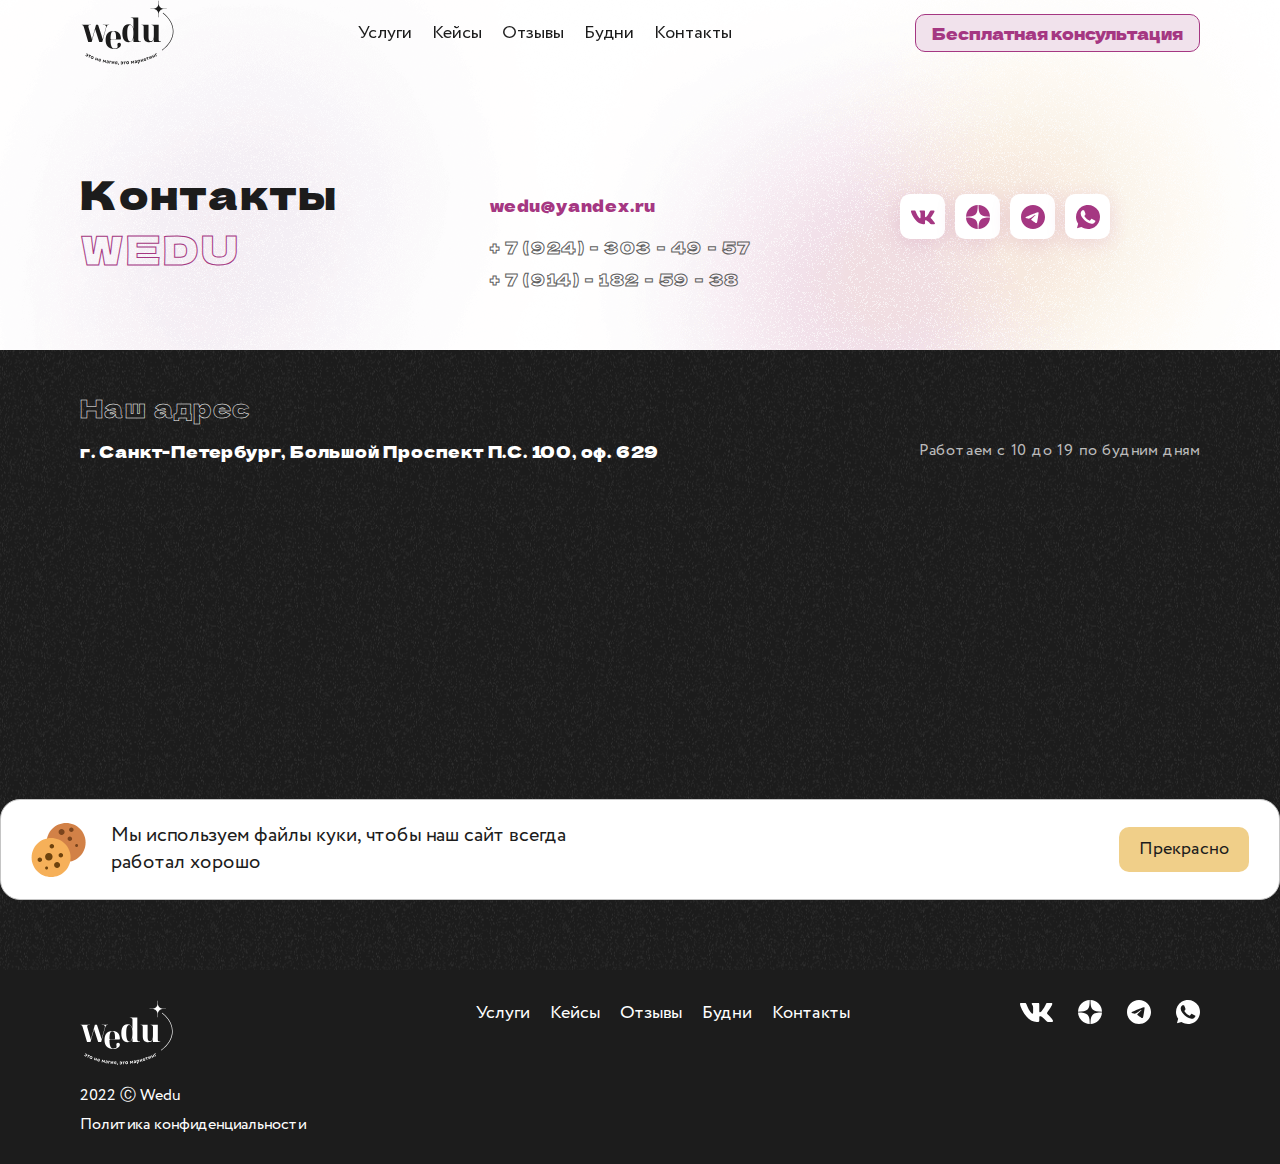
<file: contacts.html>
<!DOCTYPE html>
<html lang="ru">
	<head>
		<meta charset="utf-8">
		<meta http-equiv="X-UA-Compatible" content="IE=edge">
		<title>contacts</title>
		<meta name="theme-color" content="#fff">
		<link rel="icon" href="img/favicon.ico">
		<link rel="icon" href="img/favicon.svg" type="image/svg+xml">
		<link rel="apple-touch-icon" href="img/favicon.png">
		<meta name="apple-mobile-web-app-status-bar-style" content="black-translucent">
		<meta name="viewport" content="width=device-width, user-scalable=no, initial-scale=1.0, maximum-scale=1.0, minimum-scale=1.0">
		<link rel="stylesheet" href="styles/main.min.css">
		<link href='https://api.mapbox.com/mapbox-gl-js/v2.8.1/mapbox-gl.min.css' rel='stylesheet' />

	</head>
	<body class="body">
		<!-- header -->

        <header class="header jsHeader">
            <div class="container header__container">
                <div class="header__inner">
                    <a href="index.html" class="header__logo-wrapper">
                        <svg class="icon header__logo">
                            <use xlink:href="img/sprites/sprite.svg#logo-lg-usage"></use>
                        </svg>
                    </a>
                    <div class="header__content">
                        <div class="header__nav">
                            <div class="nav">
                                <!-- <a href="ready-cases.html" class="nav__link is-active">
                                    Готовые решения
                                </a> -->
                                <a href="services.html" class="nav__link">
                                    Услуги
                                </a>
                                <a href="cases.html" class="nav__link">
                                    Кейсы
                                </a>
                                <a href="index.html#reviews" class="nav__link jsScrollButton">
                                    Отзывы
                                </a>
                                <a href="blog.html" class="nav__link">
                                    Будни
                                </a>
                                <a href="contacts.html" class="nav__link">
                                    Контакты
                                </a>
                            </div>
                        </div>
                        <div class="contacts-block contacts-block--header header__contacts-block d-lg-none">
                            <div class="contacts-block__main">
                                <div class="h3 contacts-block__main-title">
                                    Обсудить проект
                                </div>
                                <a href="tel:+7(131)-342-43-43" class="contacts-block__link">
                                    + 7 (131) 342 43 43
                                </a>
                            </div>
                            <div class="contacts-block__socials">
                                <div class="h3 contacts-block__socials-title">
                                    Наши соц. сети
                                </div>
                                <div class="contacts-block__socials-list">
                                    <a href="#" class="social-link contacts-block__social-link">
                                        <svg class="icon social-link__icon">
                                            <use xlink:href="img/sprites/sprite.svg#vk-usage"></use>
                                        </svg>
                                    </a>
                                    <a href="#" class="social-link contacts-block__social-link">
                                        <svg class="icon social-link__icon">
                                            <use xlink:href="img/sprites/sprite.svg#zen-usage"></use>
                                        </svg>
                                    </a>
                                    <a href="#" class="social-link contacts-block__social-link">
                                        <svg class="icon social-link__icon">
                                            <use xlink:href="img/sprites/sprite.svg#telegram-usage"></use>
                                        </svg>
                                    </a>
                                    <a href="#" class="social-link contacts-block__social-link">
                                        <svg class="icon social-link__icon">
                                            <use xlink:href="img/sprites/sprite.svg#whatsapp-usage"></use>
                                        </svg>
                                    </a>
                                </div>
                            </div>
                        </div>
                    </div>
                    <div class="header__actions d-none d-lg-flex">
                        <button type="button" class="button button--mod header__button" data-bs-toggle="modal" data-bs-target="#modal-callback">
                            <span class="button__text">
                                Бесплатная консультация
                            </span>
                        </button>
                    </div>
                    <div class="header__burger-trigger d-lg-none jsBurgerTrigger"></div>
                </div>
            </div>
        </header>
		<!-- header  ends -->

		<main class="main">

			<div class="content">
				<section class="section section-contacts">
					<div class="section-contacts__main">
						<div class="container">
							<div class="section-contacts__main-inner">
								<div class="section-contacts__col section-contacts__col--1">
									<h2 class="h2 section-contacts__title">
										Контакты<br>
										<span>
											WEDU
										</span>
									</h2>
								</div>
								<div class="section-contacts__col section-contacts__col--2">
									<div class="section-contacts__links">
										<div class="section-contacts__type">
											<a href="mailto:wedu@yandex.ru" class="section-contacts__link">
												wedu@yandex.ru
											</a>
										</div>
										<div class="section-contacts__type">
											<a href="tel:+7(924)-303-49-57" class="section-contacts__link section-contacts__link--phone">
												+ 7 (924) - 303 - 49 - 57
											</a>
											<a href="tel:+7(914)-182-59-38" class="section-contacts__link section-contacts__link--phone">
												+ 7 (914) - 182 - 59 - 38
											</a>
										</div>
									</div>
								</div>
								<div class="section-contacts__col section-contacts__col--3">
									<div class="section-contacts__socials">
										<a href="#" class="social-link social-link--purple section-contacts__social-link">
											<svg class="icon social-link__icon">
												<use xlink:href="img/sprites/sprite.svg#vk-usage"></use>
											</svg>
										</a>
										<a href="#" class="social-link social-link--purple section-contacts__social-link">
											<svg class="icon social-link__icon">
												<use xlink:href="img/sprites/sprite.svg#zen-usage"></use>
											</svg>
										</a>
										<a href="#" class="social-link social-link--purple section-contacts__social-link">
											<svg class="icon social-link__icon">
												<use xlink:href="img/sprites/sprite.svg#telegram-usage"></use>
											</svg>
										</a>
										<a href="#" class="social-link social-link--purple section-contacts__social-link">
											<svg class="icon social-link__icon">
												<use xlink:href="img/sprites/sprite.svg#whatsapp-usage"></use>
											</svg>
										</a>
									</div>
								</div>
							</div>
						</div>
					</div>
					<div class="section-contacts__map">
						<div class="container">
							<div class="section-contacts__map-inner">
								<div class="section-contacts__address">
									<div class="h3 text-border section-contacts__address-title">
										Наш адрес
									</div>
									<div class="section-contacts__address-item">
										<span>
											г. Санкт-Петербург, Большой Проспект П.С. 100, оф. 629
										</span>
										<span class="section-contacts__address-time">
											Работаем с 10 до 19 по будним дням
										</span>
									</div>
								</div>
							</div>
						</div>
						<div id="map" class="section-contacts__map-item jsMapContacts" data-coordinates="[30.313047, 59.966719]"></div>
					</div>
				</section>
			</div>
			
			<!-- footer -->	
			<footer class="footer">
				<div class="container footer__container">
					<div class="footer__inner">
						<div class="footer__detail">
							<img src="img/logo-lg.svg" alt="logo" class="footer__logo">
							<div class="footer__rights">
								<span>2022</span> Ⓒ Wedu <br>
								<a href="policy.html" class="footer__policy">
									Политика конфиденциальности 
								</a>
							</div>
						</div>
						<div class="footer__nav">
							<div class="nav">
								<!-- <a href="ready-cases.html" class="nav__link">
									Готовые решения
								</a> -->
								<a href="services.html" class="nav__link">
									Услуги
								</a>
								<a href="cases.html" class="nav__link">
									Кейсы
								</a>
								<a href="index.html#reviews" class="nav__link">
									Отзывы
								</a>
								<a href="blog.html" class="nav__link">
									Будни
								</a>
								<a href="contacts.html" class="nav__link">
									Контакты
								</a>
							</div>
						</div>
						<div class="footer__social">
							<a href="#" class="footer__social-item" target="_blank">
								<svg class="icon footer__social-icon">
									<use xlink:href="img/sprites/sprite.svg#vk-usage"></use>
								</svg>
							</a>
							<a href="#" class="footer__social-item" target="_blank">
								<svg class="icon footer__social-icon">
									<use xlink:href="img/sprites/sprite.svg#zen-usage"></use>
								</svg>
							</a>
							<a href="#" class="footer__social-item" target="_blank">
								<svg class="icon footer__social-icon">
									<use xlink:href="img/sprites/sprite.svg#telegram-usage"></use>
								</svg>
							</a>
							<a href="#" class="footer__social-item" target="_blank">
								<svg class="icon footer__social-icon">
									<use xlink:href="img/sprites/sprite.svg#whatsapp-usage"></use>
								</svg>
							</a>
						</div>
					</div>
				</div>
			</footer>



            <div class="coockies is-active jsCoockies">
                <div class="coockies__inner">
                    <img src="img/icons/coockies.svg" alt="" class="coockies__img">
                    <div class="text-lg coockies__text">
                        Мы используем файлы куки, чтобы наш сайт всегда работал хорошо
                    </div>
                    <a href="#" class="coockies__button jsCoockiesButton">
                        <span class="coockies__button-text">
                            Прекрасно
                        </span>
                    </a>
                </div>
            </div>
			<!-- footer  ends -->
			
						<div class="modal fade" id="modal-callback" tabindex="-1" aria-hidden="true">
				<div class="modal-dialog modal-dialog-centered">
					<div class="modal-content">
						<svg class="icon modal__decor">
							<use xlink:href="img/sprites/sprite.svg#round-logo-usage"></use>
						</svg>
						<button type="button" class="modal-close" data-bs-dismiss="modal">
							<img src="img/svg/close.svg" class="modal-close-icon">
						</button>
						<div class="modal__body">
							<div class="h3 modal__title">
								Оставьте ваши данные
							</div>
							<div class="text-md modal__text">
								Введите ваше имя и номер телефона в поля для ввода
							</div>
							<div class="jsForm modal__form">
								<form action="#">
									<input type="text" class="input modal__input jsInput jsInputReq" placeholder="Ваше имя" name="name" autofocus>
									<input type="text" class="input modal__input jsPhoneMask jsInput jsInputReq" placeholder="Ваш телефон" name="phone">
									<div class="modal__row">
										<label class="checkbox modal__checkbox">
											<input type="checkbox" class="checkbox__input jsCheckbox jsInputReq" checked name="policy">
											<div class="checkbox__wrapper">
												<div class="checkbox__icon-wrapper">
													<svg class="icon checkbox__icon">
														<use xlink:href="img/sprites/sprite.svg#checkbox-usage"></use>
													</svg>
												</div>
												<div class="checkbox__content">
													<div class="text-sm">
														Я согласен (согласна) на <a href="policy.html" class="link">обработку персональных данных</a>
													</div>
												</div>
											</div>
										</label>
										<button type="submit" class="button button--mod modal__button jsFormSubmitButton">
											<span class="button__text">
												Отправить
											</span>
										</button>
									</div>
								</form>
							</div>
						</div>
						
					</div>
				</div>
			</div>

			<div class="modal modal--success fade jsModalAutoClose" id="modal-success" tabindex="-1" aria-hidden="true">
				<div class="modal-dialog modal-dialog-centered">
					<div class="modal-content">
						<svg class="icon modal__decor">
							<use xlink:href="img/sprites/sprite.svg#round-logo-usage"></use>
						</svg>
						<button type="button" class="modal-close" data-bs-dismiss="modal">
							<img src="img/svg/close.svg" class="modal-close-icon">
						</button>
						<div class="modal__body mt-0">
							<div class="h3 modal__title text-center">
								Ваша заявка <br>
								успешно оставлена !
							</div>
							<div class="text-md text-center modal__text">
								Это окно исчезнет через несколько секунд
							</div>
						</div>
					</div>
				</div>
			</div>
		</main>
		<script src='https://api.mapbox.com/mapbox-gl-js/v2.8.1/mapbox-gl.min.js'></script>

		<script src="js/main.min.js"></script>
		<script src="js/vendor.min.js"></script>
	</body>
</html>
</file>
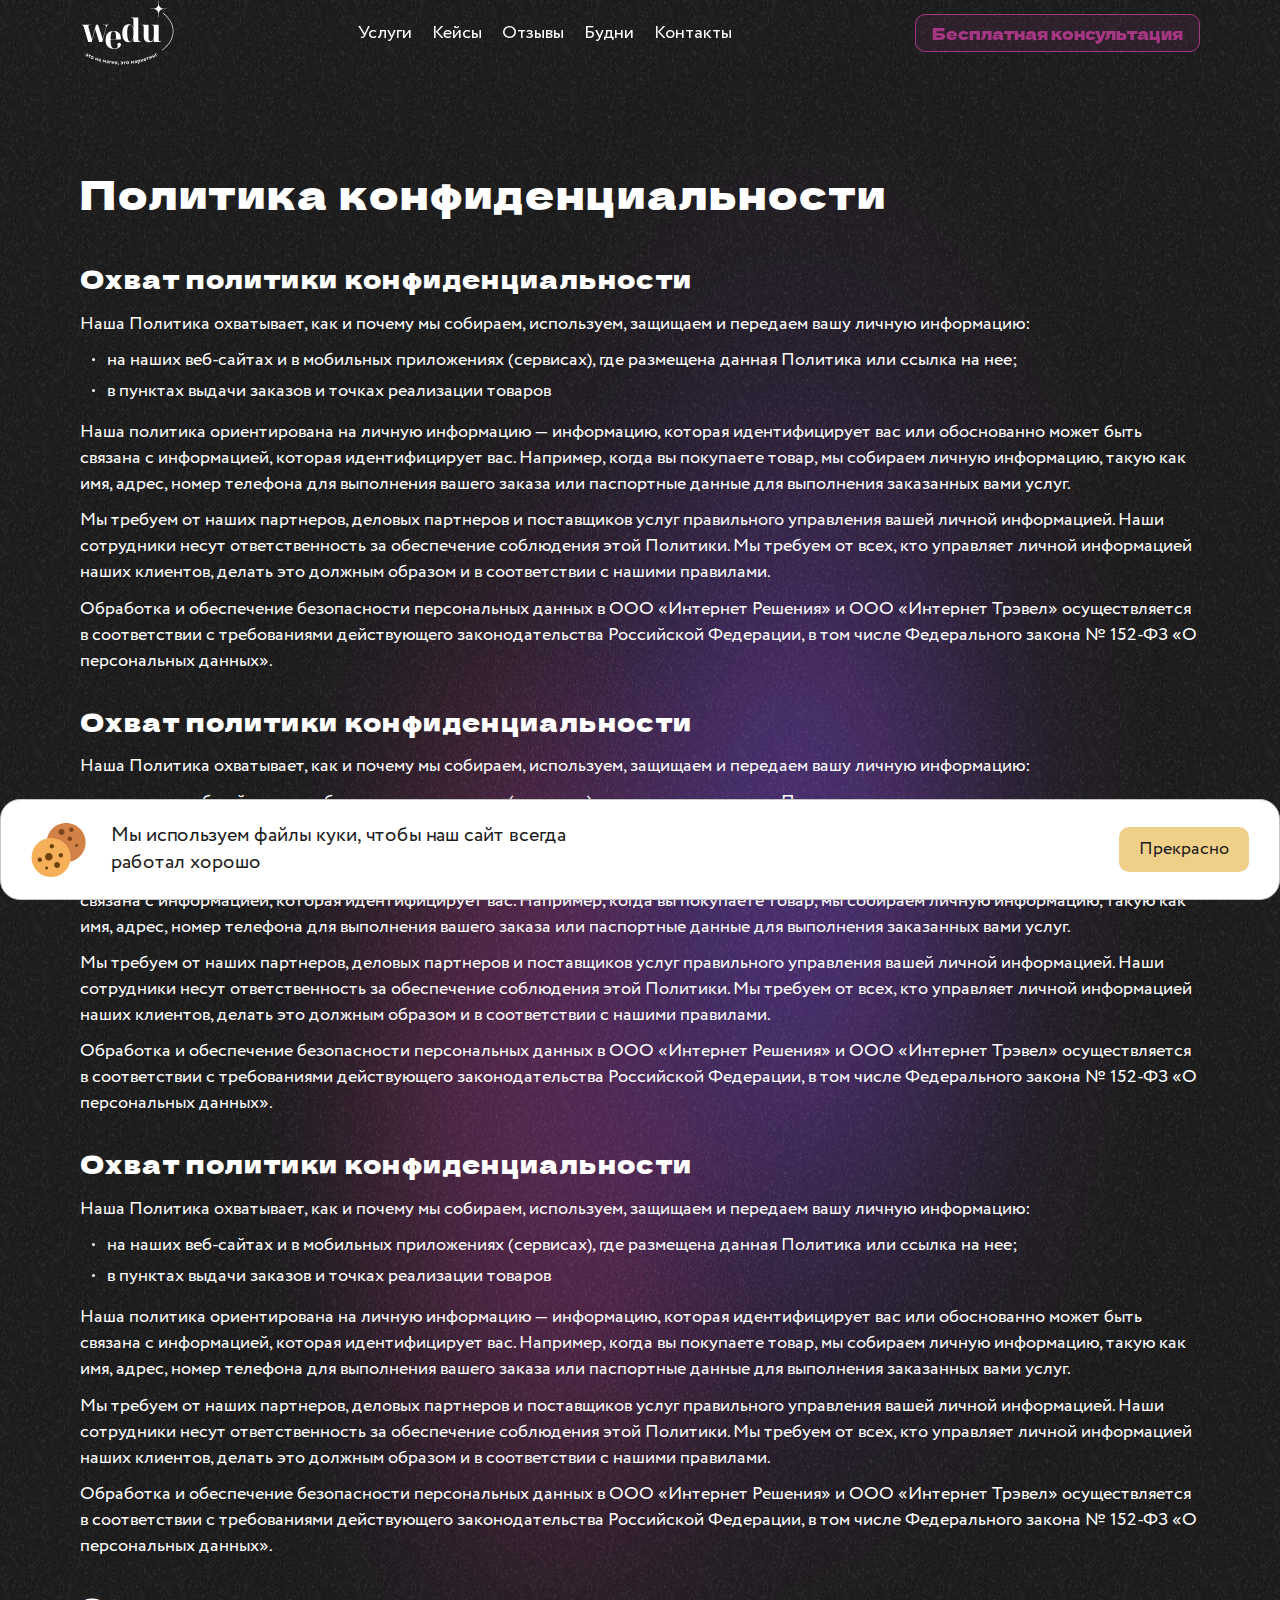
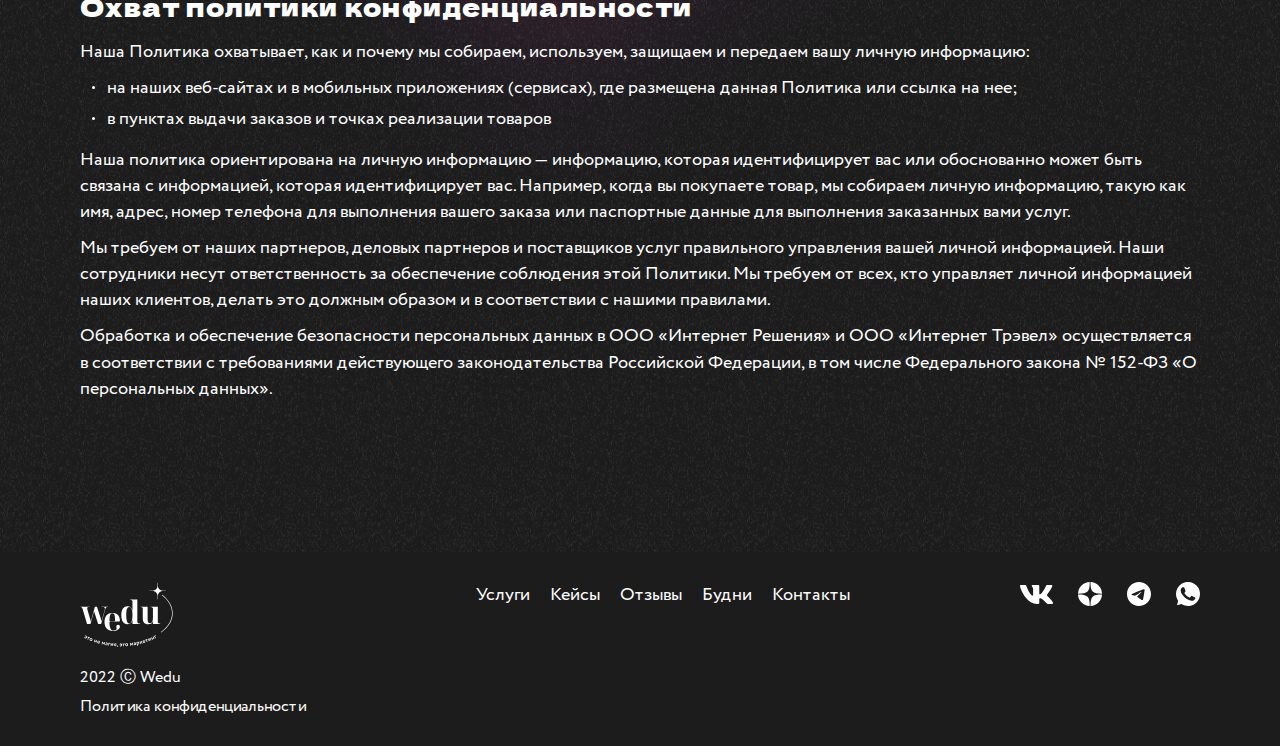
<file: policy.html>
<!DOCTYPE html>
<html lang="ru">
	<head>
		<meta charset="utf-8">
		<meta http-equiv="X-UA-Compatible" content="IE=edge">
		<title>index</title>
		<meta name="theme-color" content="#fff">
		<link rel="icon" href="img/favicon.ico">
		<link rel="icon" href="img/favicon.svg" type="image/svg+xml">
		<link rel="apple-touch-icon" href="img/favicon.png">
		<meta name="apple-mobile-web-app-status-bar-style" content="black-translucent">
		<meta name="viewport" content="width=device-width, user-scalable=no, initial-scale=1.0, maximum-scale=1.0, minimum-scale=1.0">
		<link rel="stylesheet" href="styles/main.min.css">

	</head>
	<body class="body">
		<!-- header -->
		<!-- header--inverted для инвертированной шапки-->

        <header class="header header--inverted jsHeader">
            <div class="container header__container">
                <div class="header__inner">
                    <a href="index.html" class="header__logo-wrapper">
                        <svg class="icon header__logo">
                            <use xlink:href="img/sprites/sprite.svg#logo-lg-usage"></use>
                        </svg>
                    </a>
                    <div class="header__content">
                        <div class="header__nav">
                            <div class="nav">
                                <!-- <a href="ready-cases.html" class="nav__link is-active">
                                    Готовые решения
                                </a> -->
                                <a href="services.html" class="nav__link">
                                    Услуги
                                </a>
                                <a href="cases.html" class="nav__link">
                                    Кейсы
                                </a>
                                <a href="index.html#reviews" class="nav__link jsScrollButton">
                                    Отзывы
                                </a>
                                <a href="blog.html" class="nav__link">
                                    Будни
                                </a>
                                <a href="contacts.html" class="nav__link">
                                    Контакты
                                </a>
                            </div>
                        </div>
                        <div class="contacts-block contacts-block--header header__contacts-block d-lg-none">
                            <div class="contacts-block__main">
                                <div class="h3 contacts-block__main-title">
                                    Обсудить проект
                                </div>
                                <a href="tel:+7(131)-342-43-43" class="contacts-block__link">
                                    + 7 (131) 342 43 43
                                </a>
                            </div>
                            <div class="contacts-block__socials">
                                <div class="h3 contacts-block__socials-title">
                                    Наши соц. сети
                                </div>
                                <div class="contacts-block__socials-list">
                                    <a href="#" class="social-link contacts-block__social-link">
                                        <svg class="icon social-link__icon">
                                            <use xlink:href="img/sprites/sprite.svg#vk-usage"></use>
                                        </svg>
                                    </a>
                                    <a href="#" class="social-link contacts-block__social-link">
                                        <svg class="icon social-link__icon">
                                            <use xlink:href="img/sprites/sprite.svg#zen-usage"></use>
                                        </svg>
                                    </a>
                                    <a href="#" class="social-link contacts-block__social-link">
                                        <svg class="icon social-link__icon">
                                            <use xlink:href="img/sprites/sprite.svg#telegram-usage"></use>
                                        </svg>
                                    </a>
                                    <a href="#" class="social-link contacts-block__social-link">
                                        <svg class="icon social-link__icon">
                                            <use xlink:href="img/sprites/sprite.svg#whatsapp-usage"></use>
                                        </svg>
                                    </a>
                                </div>
                            </div>
                        </div>
                    </div>
                    <div class="header__actions d-none d-lg-flex">
                        <button type="button" class="button button--mod header__button" data-bs-toggle="modal" data-bs-target="#modal-callback">
                            <span class="button__text">
                                Бесплатная консультация
                            </span>
                        </button>
                    </div>
                    <div class="header__burger-trigger d-lg-none jsBurgerTrigger"></div>
                </div>
            </div>
        </header>
		<!-- header  ends -->

		<main class="main">
			<div class="content">
				<section class="section section-policy">
					<div class="container">
						<div class="section__inner">
							<h1 class="h2 section-policy__title">
								Политика конфиденциальности
							</h1>
							<div class="section-policy__group">
								<h2 class="h3 section-policy__group-title">
									Охват политики конфиденциальности 
								</h2>
								<p class="text section-policy__text">
									Наша Политика охватывает, как и почему мы собираем, используем, защищаем и передаем вашу личную информацию:
								</p>
								<ul class="list list--simple section-policy__list">
									<li class="list__item">
										<div class="list__icon"></div>
										<div class="list__item-content">
											<p class="text">
												на наших веб-сайтах и в мобильных приложениях (сервисах), где размещена данная Политика или ссылка на нее;
											</p>
										</div>
									</li>
									<li class="list__item">
										<div class="list__icon"></div>
										<div class="list__item-content">
											<p class="text">
												в пунктах выдачи заказов и точках реализации товаров
											</p>
										</div>
									</li>
								</ul>
								<p class="text section-policy__text">
									Наша политика ориентирована на личную информацию — информацию, которая идентифицирует вас или обоснованно может быть связана с информацией, которая идентифицирует вас. Например, когда вы покупаете товар, мы собираем личную информацию, такую как имя, адрес, номер телефона для выполнения вашего заказа или паспортные данные для выполнения заказанных вами услуг.
								</p>
								<p class="text section-policy__text">
									Мы требуем от наших партнеров, деловых партнеров и поставщиков услуг правильного управления вашей личной информацией. Наши сотрудники несут ответственность за обеспечение соблюдения этой Политики. Мы требуем от всех, кто управляет личной информацией наших клиентов, делать это должным образом и в соответствии с нашими правилами.
								</p>
								<p class="text section-policy__text">
									Обработка и обеспечение безопасности персональных данных в ООО «Интернет Решения» и ООО «Интернет Трэвел» осуществляется в соответствии с требованиями действующего законодательства Российской Федерации, в том числе Федерального закона № 152-ФЗ «О персональных данных».
								</p>
							</div>
							<div class="section-policy__group">
								<h2 class="h3 section-policy__group-title">
									Охват политики конфиденциальности 
								</h2>
								<p class="text section-policy__text">
									Наша Политика охватывает, как и почему мы собираем, используем, защищаем и передаем вашу личную информацию:
								</p>
								<ul class="list list--simple section-policy__list">
									<li class="list__item">
										<div class="list__icon"></div>
										<div class="list__item-content">
											<p class="text">
												на наших веб-сайтах и в мобильных приложениях (сервисах), где размещена данная Политика или ссылка на нее;
											</p>
										</div>
									</li>
									<li class="list__item">
										<div class="list__icon"></div>
										<div class="list__item-content">
											<p class="text">
												в пунктах выдачи заказов и точках реализации товаров
											</p>
										</div>
									</li>
								</ul>
								<p class="text section-policy__text">
									Наша политика ориентирована на личную информацию — информацию, которая идентифицирует вас или обоснованно может быть связана с информацией, которая идентифицирует вас. Например, когда вы покупаете товар, мы собираем личную информацию, такую как имя, адрес, номер телефона для выполнения вашего заказа или паспортные данные для выполнения заказанных вами услуг.
								</p>
								<p class="text section-policy__text">
									Мы требуем от наших партнеров, деловых партнеров и поставщиков услуг правильного управления вашей личной информацией. Наши сотрудники несут ответственность за обеспечение соблюдения этой Политики. Мы требуем от всех, кто управляет личной информацией наших клиентов, делать это должным образом и в соответствии с нашими правилами.
								</p>
								<p class="text section-policy__text">
									Обработка и обеспечение безопасности персональных данных в ООО «Интернет Решения» и ООО «Интернет Трэвел» осуществляется в соответствии с требованиями действующего законодательства Российской Федерации, в том числе Федерального закона № 152-ФЗ «О персональных данных».
								</p>
							</div>
							<div class="section-policy__group">
								<h2 class="h3 section-policy__group-title">
									Охват политики конфиденциальности 
								</h2>
								<p class="text section-policy__text">
									Наша Политика охватывает, как и почему мы собираем, используем, защищаем и передаем вашу личную информацию:
								</p>
								<ul class="list list--simple section-policy__list">
									<li class="list__item">
										<div class="list__icon"></div>
										<div class="list__item-content">
											<p class="text">
												на наших веб-сайтах и в мобильных приложениях (сервисах), где размещена данная Политика или ссылка на нее;
											</p>
										</div>
									</li>
									<li class="list__item">
										<div class="list__icon"></div>
										<div class="list__item-content">
											<p class="text">
												в пунктах выдачи заказов и точках реализации товаров
											</p>
										</div>
									</li>
								</ul>
								<p class="text section-policy__text">
									Наша политика ориентирована на личную информацию — информацию, которая идентифицирует вас или обоснованно может быть связана с информацией, которая идентифицирует вас. Например, когда вы покупаете товар, мы собираем личную информацию, такую как имя, адрес, номер телефона для выполнения вашего заказа или паспортные данные для выполнения заказанных вами услуг.
								</p>
								<p class="text section-policy__text">
									Мы требуем от наших партнеров, деловых партнеров и поставщиков услуг правильного управления вашей личной информацией. Наши сотрудники несут ответственность за обеспечение соблюдения этой Политики. Мы требуем от всех, кто управляет личной информацией наших клиентов, делать это должным образом и в соответствии с нашими правилами.
								</p>
								<p class="text section-policy__text">
									Обработка и обеспечение безопасности персональных данных в ООО «Интернет Решения» и ООО «Интернет Трэвел» осуществляется в соответствии с требованиями действующего законодательства Российской Федерации, в том числе Федерального закона № 152-ФЗ «О персональных данных».
								</p>
							</div>
							<div class="section-policy__group">
								<h2 class="h3 section-policy__group-title">
									Охват политики конфиденциальности 
								</h2>
								<p class="text section-policy__text">
									Наша Политика охватывает, как и почему мы собираем, используем, защищаем и передаем вашу личную информацию:
								</p>
								<ul class="list list--simple section-policy__list">
									<li class="list__item">
										<div class="list__icon"></div>
										<div class="list__item-content">
											<p class="text">
												на наших веб-сайтах и в мобильных приложениях (сервисах), где размещена данная Политика или ссылка на нее;
											</p>
										</div>
									</li>
									<li class="list__item">
										<div class="list__icon"></div>
										<div class="list__item-content">
											<p class="text">
												в пунктах выдачи заказов и точках реализации товаров
											</p>
										</div>
									</li>
								</ul>
								<p class="text section-policy__text">
									Наша политика ориентирована на личную информацию — информацию, которая идентифицирует вас или обоснованно может быть связана с информацией, которая идентифицирует вас. Например, когда вы покупаете товар, мы собираем личную информацию, такую как имя, адрес, номер телефона для выполнения вашего заказа или паспортные данные для выполнения заказанных вами услуг.
								</p>
								<p class="text section-policy__text">
									Мы требуем от наших партнеров, деловых партнеров и поставщиков услуг правильного управления вашей личной информацией. Наши сотрудники несут ответственность за обеспечение соблюдения этой Политики. Мы требуем от всех, кто управляет личной информацией наших клиентов, делать это должным образом и в соответствии с нашими правилами.
								</p>
								<p class="text section-policy__text">
									Обработка и обеспечение безопасности персональных данных в ООО «Интернет Решения» и ООО «Интернет Трэвел» осуществляется в соответствии с требованиями действующего законодательства Российской Федерации, в том числе Федерального закона № 152-ФЗ «О персональных данных».
								</p>
							</div>
						</div>
					</div>
				</section>
			</div>
			
			<!-- footer -->	
			<footer class="footer">
				<div class="container footer__container">
					<div class="footer__inner">
						<div class="footer__detail">
							<img src="img/logo-lg.svg" alt="logo" class="footer__logo">
							<div class="footer__rights">
								<span>2022</span> Ⓒ Wedu <br>
								<a href="policy.html" class="footer__policy">
									Политика конфиденциальности 
								</a>
							</div>
						</div>
						<div class="footer__nav">
							<div class="nav">
								<!-- <a href="ready-cases.html" class="nav__link">
									Готовые решения
								</a> -->
								<a href="services.html" class="nav__link">
									Услуги
								</a>
								<a href="cases.html" class="nav__link">
									Кейсы
								</a>
								<a href="index.html#reviews" class="nav__link">
									Отзывы
								</a>
								<a href="blog.html" class="nav__link">
									Будни
								</a>
								<a href="contacts.html" class="nav__link">
									Контакты
								</a>
							</div>
						</div>
						<div class="footer__social">
							<a href="#" class="footer__social-item" target="_blank">
								<svg class="icon footer__social-icon">
									<use xlink:href="img/sprites/sprite.svg#vk-usage"></use>
								</svg>
							</a>
							<a href="#" class="footer__social-item" target="_blank">
								<svg class="icon footer__social-icon">
									<use xlink:href="img/sprites/sprite.svg#zen-usage"></use>
								</svg>
							</a>
							<a href="#" class="footer__social-item" target="_blank">
								<svg class="icon footer__social-icon">
									<use xlink:href="img/sprites/sprite.svg#telegram-usage"></use>
								</svg>
							</a>
							<a href="#" class="footer__social-item" target="_blank">
								<svg class="icon footer__social-icon">
									<use xlink:href="img/sprites/sprite.svg#whatsapp-usage"></use>
								</svg>
							</a>
						</div>
					</div>
				</div>
			</footer>



            <div class="coockies is-active jsCoockies">
                <div class="coockies__inner">
                    <img src="img/icons/coockies.svg" alt="" class="coockies__img">
                    <div class="text-lg coockies__text">
                        Мы используем файлы куки, чтобы наш сайт всегда работал хорошо
                    </div>
                    <a href="#" class="coockies__button jsCoockiesButton">
                        <span class="coockies__button-text">
                            Прекрасно
                        </span>
                    </a>
                </div>
            </div>
			<!-- footer  ends -->
			
						<div class="modal fade" id="modal-callback" tabindex="-1" aria-hidden="true">
				<div class="modal-dialog modal-dialog-centered">
					<div class="modal-content">
						<svg class="icon modal__decor">
							<use xlink:href="img/sprites/sprite.svg#round-logo-usage"></use>
						</svg>
						<button type="button" class="modal-close" data-bs-dismiss="modal">
							<img src="img/svg/close.svg" class="modal-close-icon">
						</button>
						<div class="modal__body">
							<div class="h3 modal__title">
								Оставьте ваши данные
							</div>
							<div class="text-md modal__text">
								Введите ваше имя и номер телефона в поля для ввода
							</div>
							<div class="jsForm modal__form">
								<form action="#">
									<input type="text" class="input modal__input jsInput jsInputReq" placeholder="Ваше имя" name="name" autofocus>
									<input type="text" class="input modal__input jsPhoneMask jsInput jsInputReq" placeholder="Ваш телефон" name="phone">
									<div class="modal__row">
										<label class="checkbox modal__checkbox">
											<input type="checkbox" class="checkbox__input jsCheckbox jsInputReq" checked name="policy">
											<div class="checkbox__wrapper">
												<div class="checkbox__icon-wrapper">
													<svg class="icon checkbox__icon">
														<use xlink:href="img/sprites/sprite.svg#checkbox-usage"></use>
													</svg>
												</div>
												<div class="checkbox__content">
													<div class="text-sm">
														Я согласен (согласна) на <a href="policy.html" class="link">обработку персональных данных</a>
													</div>
												</div>
											</div>
										</label>
										<button type="submit" class="button button--mod modal__button jsFormSubmitButton">
											<span class="button__text">
												Отправить
											</span>
										</button>
									</div>
								</form>
							</div>
						</div>
						
					</div>
				</div>
			</div>

			<div class="modal modal--success fade jsModalAutoClose" id="modal-success" tabindex="-1" aria-hidden="true">
				<div class="modal-dialog modal-dialog-centered">
					<div class="modal-content">
						<svg class="icon modal__decor">
							<use xlink:href="img/sprites/sprite.svg#round-logo-usage"></use>
						</svg>
						<button type="button" class="modal-close" data-bs-dismiss="modal">
							<img src="img/svg/close.svg" class="modal-close-icon">
						</button>
						<div class="modal__body mt-0">
							<div class="h3 modal__title text-center">
								Ваша заявка <br>
								успешно оставлена !
							</div>
							<div class="text-md text-center modal__text">
								Это окно исчезнет через несколько секунд
							</div>
						</div>
					</div>
				</div>
			</div>
		</main>
		
		<script src="js/main.min.js"></script>
		<script src="js/vendor.min.js"></script>
	</body>
</html>
</file>
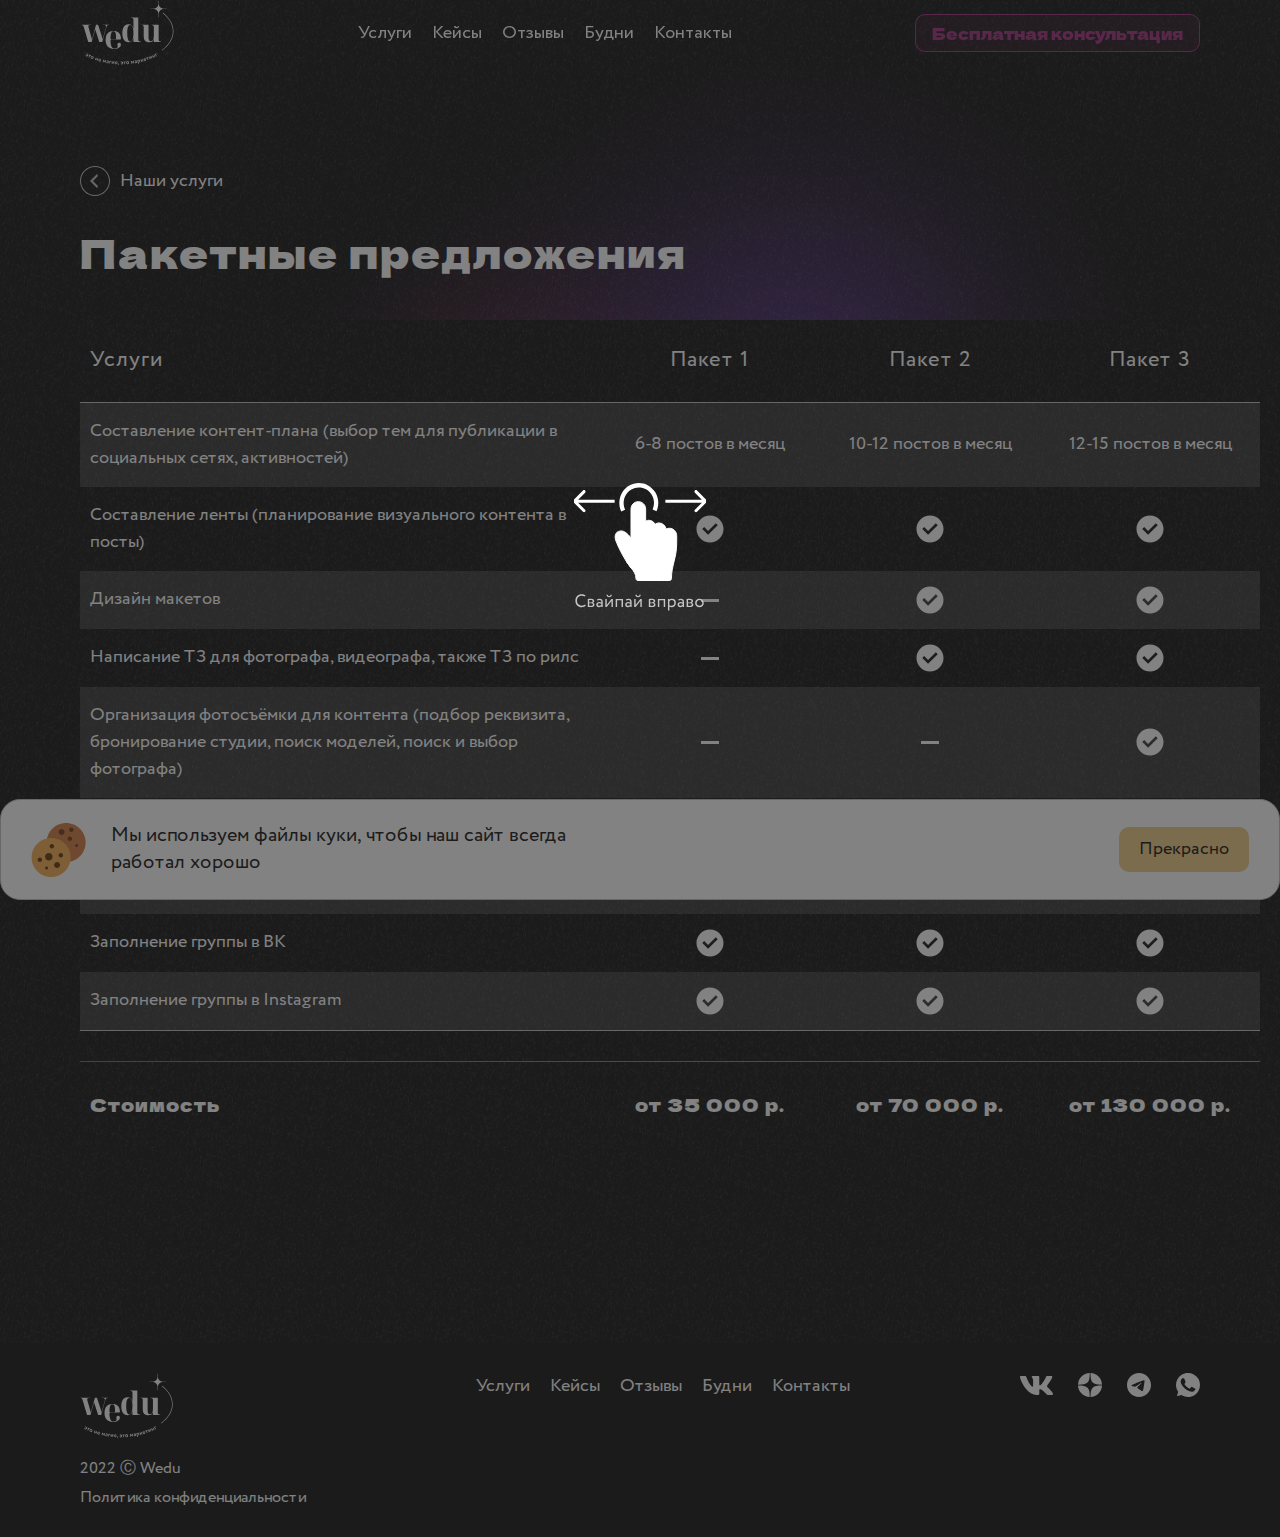
<file: services-1.html>
<!DOCTYPE html>
<html lang="ru">
	<head>
		<meta charset="utf-8">
		<meta http-equiv="X-UA-Compatible" content="IE=edge">
		<title>services 6</title>
		<meta name="theme-color" content="#fff">
		<link rel="icon" href="img/favicon.ico">
		<link rel="icon" href="img/favicon.svg" type="image/svg+xml">
		<link rel="apple-touch-icon" href="img/favicon.png">
		<meta name="apple-mobile-web-app-status-bar-style" content="black-translucent">
		<meta name="viewport" content="width=device-width, user-scalable=no, initial-scale=1.0, maximum-scale=1.0, minimum-scale=1.0">
		<link rel="stylesheet" href="styles/main.min.css">
	</head>
	<body class="body">
		<!-- header -->
		<!-- header--inverted для инвертированной шапки-->

        <header class="header header--inverted jsHeader">
            <div class="container header__container">
                <div class="header__inner">
                    <a href="index.html" class="header__logo-wrapper">
                        <svg class="icon header__logo">
                            <use xlink:href="img/sprites/sprite.svg#logo-lg-usage"></use>
                        </svg>
                    </a>
                    <div class="header__content">
                        <div class="header__nav">
                            <div class="nav">
                                <!-- <a href="ready-cases.html" class="nav__link is-active">
                                    Готовые решения
                                </a> -->
                                <a href="services.html" class="nav__link">
                                    Услуги
                                </a>
                                <a href="cases.html" class="nav__link">
                                    Кейсы
                                </a>
                                <a href="index.html#reviews" class="nav__link jsScrollButton">
                                    Отзывы
                                </a>
                                <a href="blog.html" class="nav__link">
                                    Будни
                                </a>
                                <a href="contacts.html" class="nav__link">
                                    Контакты
                                </a>
                            </div>
                        </div>
                        <div class="contacts-block contacts-block--header header__contacts-block d-lg-none">
                            <div class="contacts-block__main">
                                <div class="h3 contacts-block__main-title">
                                    Обсудить проект
                                </div>
                                <a href="tel:+7(131)-342-43-43" class="contacts-block__link">
                                    + 7 (131) 342 43 43
                                </a>
                            </div>
                            <div class="contacts-block__socials">
                                <div class="h3 contacts-block__socials-title">
                                    Наши соц. сети
                                </div>
                                <div class="contacts-block__socials-list">
                                    <a href="#" class="social-link contacts-block__social-link">
                                        <svg class="icon social-link__icon">
                                            <use xlink:href="img/sprites/sprite.svg#vk-usage"></use>
                                        </svg>
                                    </a>
                                    <a href="#" class="social-link contacts-block__social-link">
                                        <svg class="icon social-link__icon">
                                            <use xlink:href="img/sprites/sprite.svg#zen-usage"></use>
                                        </svg>
                                    </a>
                                    <a href="#" class="social-link contacts-block__social-link">
                                        <svg class="icon social-link__icon">
                                            <use xlink:href="img/sprites/sprite.svg#telegram-usage"></use>
                                        </svg>
                                    </a>
                                    <a href="#" class="social-link contacts-block__social-link">
                                        <svg class="icon social-link__icon">
                                            <use xlink:href="img/sprites/sprite.svg#whatsapp-usage"></use>
                                        </svg>
                                    </a>
                                </div>
                            </div>
                        </div>
                    </div>
                    <div class="header__actions d-none d-lg-flex">
                        <button type="button" class="button button--mod header__button" data-bs-toggle="modal" data-bs-target="#modal-callback">
                            <span class="button__text">
                                Бесплатная консультация
                            </span>
                        </button>
                    </div>
                    <div class="header__burger-trigger d-lg-none jsBurgerTrigger"></div>
                </div>
            </div>
        </header>
		<!-- header  ends -->
		
		<main class="main">
			<div class="content">
				<section class="section  section-services">
					<div class="container">
						<div class="section-services__inner">
							<div class="section-services__back">
								<a href="services.html" class="section-services__back-link">
									<svg class="icon">
										<use xlink:href="img/sprites/sprite.svg#back-usage"></use>
									</svg>
									<span class="text">
										Наши услуги
									</span>
								</a>
							</div>
							<div class="section-services__content">
								<div class="section-services__main">
									<div class="section-services__info">
										<h2 class="h2 section-services__info-title">
											Пакетные предложения
										</h2>
									</div> 
								</div>
								<div class="table section-services__table" data-attr="table">
									<div class="table__wrapper">
										<div class="table__header">
											<div class="table__row">
												<div class="table__column">
													Услуги
												</div>
												<div class="table__column">
													Пакет 1
												</div>
												<div class="table__column">
													Пакет 2
												</div>
												<div class="table__column">
													Пакет 3
												</div>
											</div>
										</div>
										<div class="table__body">
											<div class="table__row">
												<div class="table__column">
													<p>
														Составление контент-плана (выбор тем для публикации в социальных сетях, активностей)
													</p>
												</div>
												<div class="table__column">
													6-8 постов в месяц
												</div>
												<div class="table__column">
													10-12 постов в месяц                   
												</div>
												<div class="table__column">
													12-15 постов в месяц                   
												</div>
											</div>
											<div class="table__row">
												<div class="table__column">
													<p>
														Составление ленты (планирование визуального контента в посты)
													</p>
												</div>
												<div class="table__column">
													<img src="img/subtract.svg" alt="Да">
												</div>
												<div class="table__column">
													<img src="img/subtract.svg" alt="Да">
												</div>
												<div class="table__column">
													<img src="img/subtract.svg" alt="Да">
												</div>
											</div>
											<div class="table__row">
												<div class="table__column">
													<p>
														Дизайн макетов
													</p>
												</div>
												<div class="table__column">
													<img src="img/dash.svg" alt="Нет">
												</div>
												<div class="table__column">
													<img src="img/subtract.svg" alt="Да">
												</div>
												<div class="table__column">
													<img src="img/subtract.svg" alt="Да">
												</div>
											</div>
											<div class="table__row">
												<div class="table__column">
													<p>
														Написание ТЗ для фотографа, видеографа, также ТЗ по рилс
													</p>
												</div>
												<div class="table__column">
													<img src="img/dash.svg" alt="Нет">
												</div>
												<div class="table__column">
													<img src="img/subtract.svg" alt="Да">
												</div>
												<div class="table__column">
													<img src="img/subtract.svg" alt="Да">
												</div>
											</div>
											<div class="table__row">
												<div class="table__column">
													<p>
														Организация фотосъёмки для контента (подбор реквизита, бронирование студии, поиск моделей, поиск и выбор фотографа)
													</p>
												</div>
												<div class="table__column">
													<img src="img/dash.svg" alt="Нет">
												</div>
												<div class="table__column">
													<img src="img/dash.svg" alt="Нет">
												</div>
												<div class="table__column">
													<img src="img/subtract.svg" alt="Да">
												</div>
											</div>
											<div class="table__row">
												<div class="table__column">
													<p>
														Профессиональная фотосъёмка
													</p>
												</div>
												<div class="table__column">
													<img src="img/dash.svg" alt="Нет">
												</div>
												<div class="table__column">
													<img src="img/dash.svg" alt="Нет">
												</div>
												<div class="table__column">
													1 раз в месяц                   
												</div>
											</div>
											<div class="table__row">
												<div class="table__column">
													<p>
														Выезд на производство для съёмки видео для сториз/ рилс
													</p>
												</div>
												<div class="table__column">
													<img src="img/subtract.svg" alt="Да">
												</div>
												<div class="table__column">
													<img src="img/subtract.svg" alt="Да">
												</div>
												<div class="table__column">
													<img src="img/subtract.svg" alt="Да">
												</div>
											</div>
											<div class="table__row">
												<div class="table__column">
													<p>
														Заполнение группы в ВК
													</p>
												</div>
												<div class="table__column">
													<img src="img/subtract.svg" alt="Да">
												</div>
												<div class="table__column">
													<img src="img/subtract.svg" alt="Да">
												</div>
												<div class="table__column">
													<img src="img/subtract.svg" alt="Да">
												</div>
											</div>
											<div class="table__row">
												<div class="table__column">
													<p>
														Заполнение группы в Instagram
													</p>
												</div>
												<div class="table__column">
													<img src="img/subtract.svg" alt="Да">
												</div>
												<div class="table__column">
													<img src="img/subtract.svg" alt="Да">
												</div>
												<div class="table__column">
													<img src="img/subtract.svg" alt="Да">
												</div>
											</div>
										</div>
										<div class="table__footer">
											<div class="table__row">
												<div class="table__column">
													Стоимость
												</div>
												<div class="table__column">
													от 35 000 р.
												</div>
												<div class="table__column">
													от 70 000 р.
												</div>
												<div class="table__column">
													от 130 000 р.
												</div>
											</div>
										</div>
									</div>
								</div>
							</div>
						</div>
					</div>
				</section>
			</div>
			
			<!-- footer -->	
			<footer class="footer">
				<div class="container footer__container">
					<div class="footer__inner">
						<div class="footer__detail">
							<img src="img/logo-lg.svg" alt="logo" class="footer__logo">
							<div class="footer__rights">
								<span>2022</span> Ⓒ Wedu <br>
								<a href="policy.html" class="footer__policy">
									Политика конфиденциальности 
								</a>
							</div>
						</div>
						<div class="footer__nav">
							<div class="nav">
								<!-- <a href="ready-cases.html" class="nav__link">
									Готовые решения
								</a> -->
								<a href="services.html" class="nav__link">
									Услуги
								</a>
								<a href="cases.html" class="nav__link">
									Кейсы
								</a>
								<a href="index.html#reviews" class="nav__link">
									Отзывы
								</a>
								<a href="blog.html" class="nav__link">
									Будни
								</a>
								<a href="contacts.html" class="nav__link">
									Контакты
								</a>
							</div>
						</div>
						<div class="footer__social">
							<a href="#" class="footer__social-item" target="_blank">
								<svg class="icon footer__social-icon">
									<use xlink:href="img/sprites/sprite.svg#vk-usage"></use>
								</svg>
							</a>
							<a href="#" class="footer__social-item" target="_blank">
								<svg class="icon footer__social-icon">
									<use xlink:href="img/sprites/sprite.svg#zen-usage"></use>
								</svg>
							</a>
							<a href="#" class="footer__social-item" target="_blank">
								<svg class="icon footer__social-icon">
									<use xlink:href="img/sprites/sprite.svg#telegram-usage"></use>
								</svg>
							</a>
							<a href="#" class="footer__social-item" target="_blank">
								<svg class="icon footer__social-icon">
									<use xlink:href="img/sprites/sprite.svg#whatsapp-usage"></use>
								</svg>
							</a>
						</div>
					</div>
				</div>
			</footer>



            <div class="coockies is-active jsCoockies">
                <div class="coockies__inner">
                    <img src="img/icons/coockies.svg" alt="" class="coockies__img">
                    <div class="text-lg coockies__text">
                        Мы используем файлы куки, чтобы наш сайт всегда работал хорошо
                    </div>
                    <a href="#" class="coockies__button jsCoockiesButton">
                        <span class="coockies__button-text">
                            Прекрасно
                        </span>
                    </a>
                </div>
            </div>
			<!-- footer  ends -->
			
						<div class="modal fade" id="modal-callback" tabindex="-1" aria-hidden="true">
				<div class="modal-dialog modal-dialog-centered">
					<div class="modal-content">
						<svg class="icon modal__decor">
							<use xlink:href="img/sprites/sprite.svg#round-logo-usage"></use>
						</svg>
						<button type="button" class="modal-close" data-bs-dismiss="modal">
							<img src="img/svg/close.svg" class="modal-close-icon">
						</button>
						<div class="modal__body">
							<div class="h3 modal__title">
								Оставьте ваши данные
							</div>
							<div class="text-md modal__text">
								Введите ваше имя и номер телефона в поля для ввода
							</div>
							<div class="jsForm modal__form">
								<form action="#">
									<input type="text" class="input modal__input jsInput jsInputReq" placeholder="Ваше имя" name="name" autofocus>
									<input type="text" class="input modal__input jsPhoneMask jsInput jsInputReq" placeholder="Ваш телефон" name="phone">
									<div class="modal__row">
										<label class="checkbox modal__checkbox">
											<input type="checkbox" class="checkbox__input jsCheckbox jsInputReq" checked name="policy">
											<div class="checkbox__wrapper">
												<div class="checkbox__icon-wrapper">
													<svg class="icon checkbox__icon">
														<use xlink:href="img/sprites/sprite.svg#checkbox-usage"></use>
													</svg>
												</div>
												<div class="checkbox__content">
													<div class="text-sm">
														Я согласен (согласна) на <a href="policy.html" class="link">обработку персональных данных</a>
													</div>
												</div>
											</div>
										</label>
										<button type="submit" class="button button--mod modal__button jsFormSubmitButton">
											<span class="button__text">
												Отправить
											</span>
										</button>
									</div>
								</form>
							</div>
						</div>
						
					</div>
				</div>
			</div>

			<div class="modal modal--success fade jsModalAutoClose" id="modal-success" tabindex="-1" aria-hidden="true">
				<div class="modal-dialog modal-dialog-centered">
					<div class="modal-content">
						<svg class="icon modal__decor">
							<use xlink:href="img/sprites/sprite.svg#round-logo-usage"></use>
						</svg>
						<button type="button" class="modal-close" data-bs-dismiss="modal">
							<img src="img/svg/close.svg" class="modal-close-icon">
						</button>
						<div class="modal__body mt-0">
							<div class="h3 modal__title text-center">
								Ваша заявка <br>
								успешно оставлена !
							</div>
							<div class="text-md text-center modal__text">
								Это окно исчезнет через несколько секунд
							</div>
						</div>
					</div>
				</div>
			</div>
		</main>

		<script src="js/main.min.js"></script>
		<script src="js/vendor.min.js"></script>
	</body>
</html>
</file>
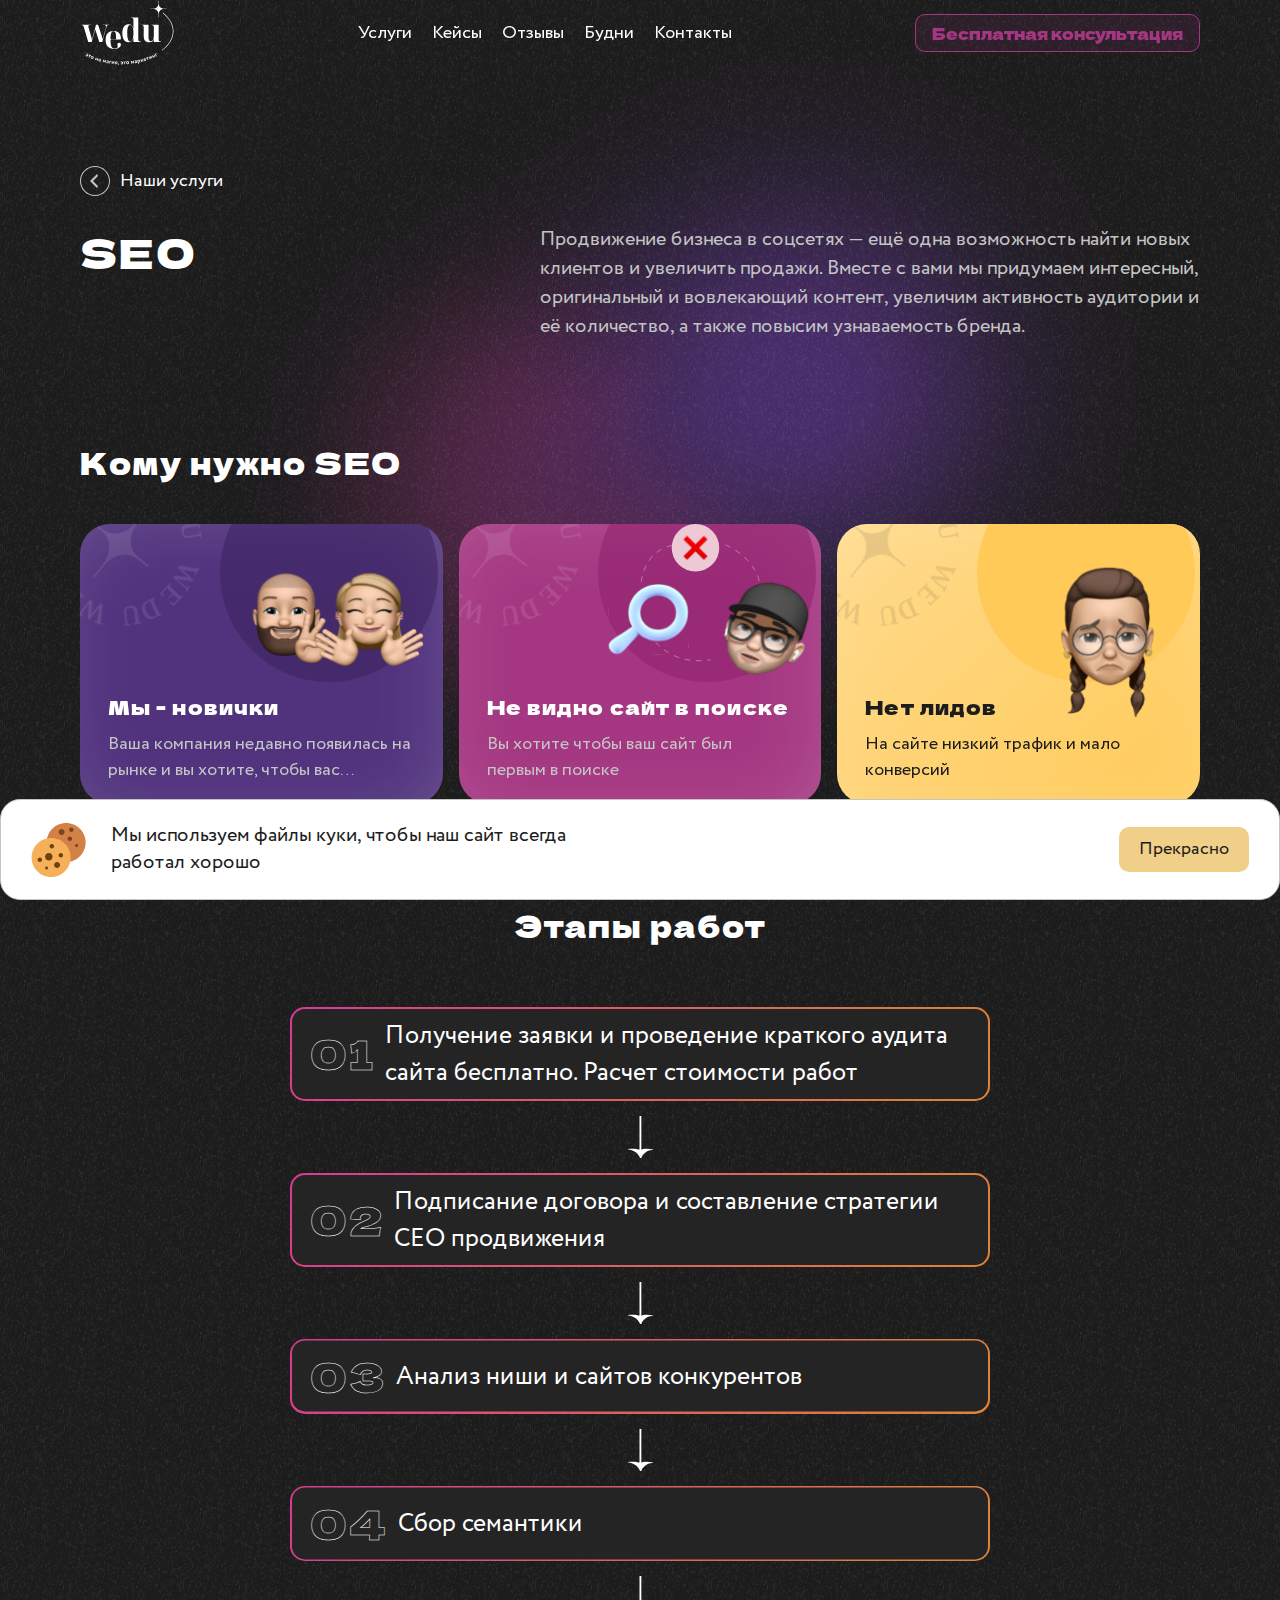
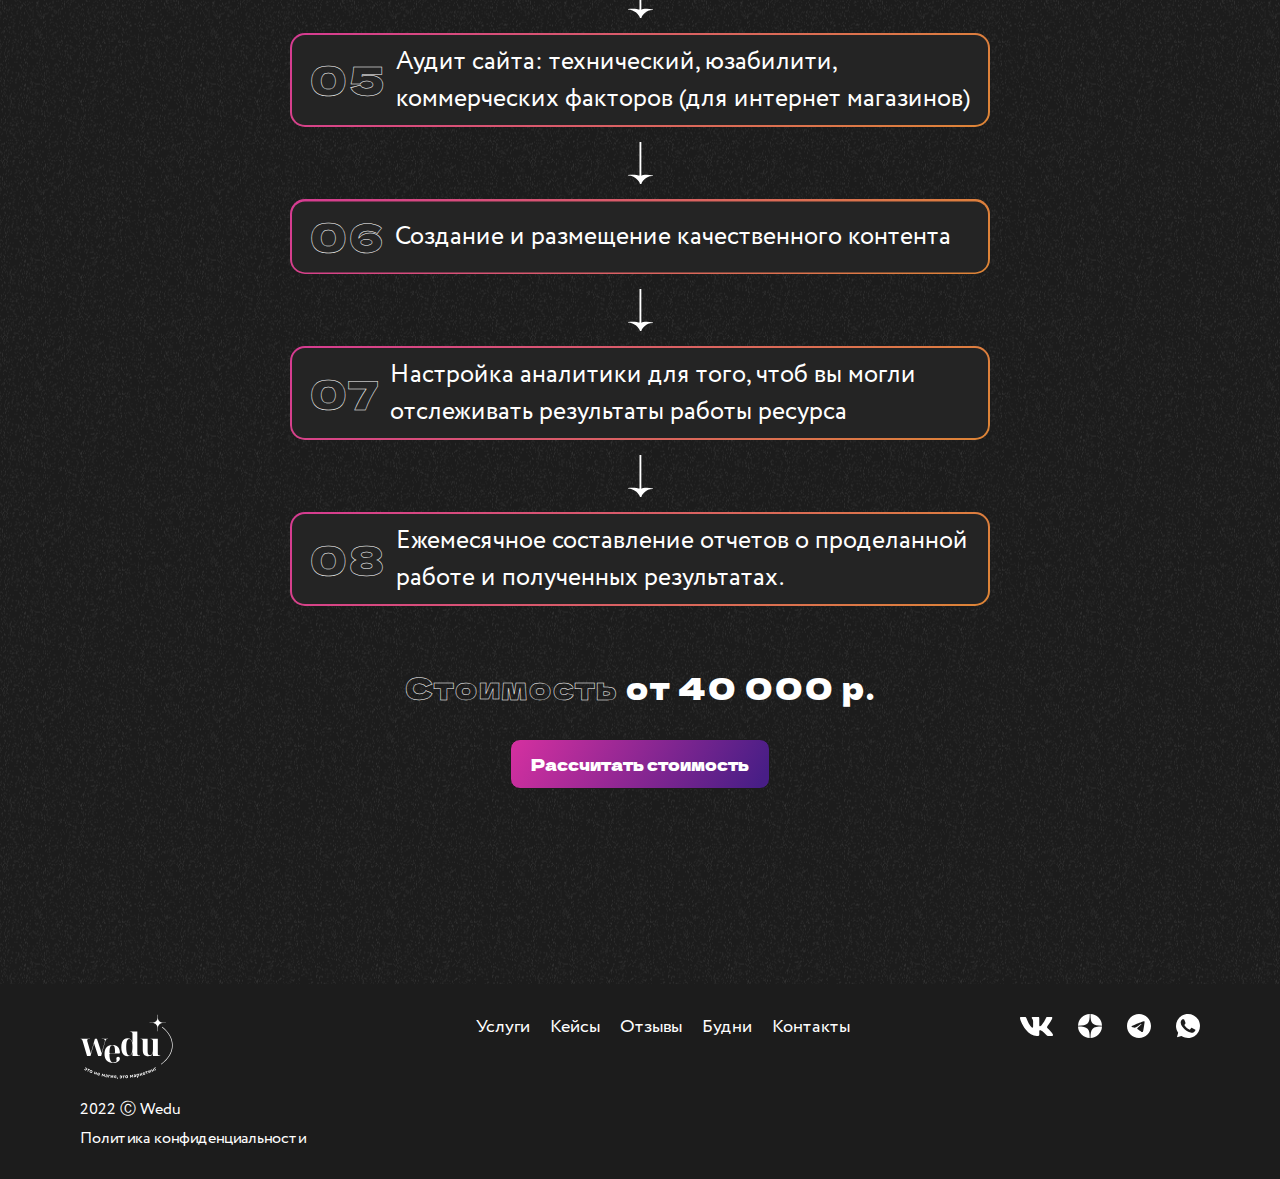
<file: services-2.html>
<!DOCTYPE html>
<html lang="ru">
	<head>
		<meta charset="utf-8">
		<meta http-equiv="X-UA-Compatible" content="IE=edge">
		<title>services 2</title>
		<meta name="theme-color" content="#fff">
		<link rel="icon" href="img/favicon.ico">
		<link rel="icon" href="img/favicon.svg" type="image/svg+xml">
		<link rel="apple-touch-icon" href="img/favicon.png">
		<meta name="apple-mobile-web-app-status-bar-style" content="black-translucent">
		<meta name="viewport" content="width=device-width, user-scalable=no, initial-scale=1.0, maximum-scale=1.0, minimum-scale=1.0">
		<link rel="stylesheet" href="styles/main.min.css">
	</head>
	<body class="body">
		<!-- header -->
		<!-- header--inverted для инвертированной шапки-->

        <header class="header header--inverted jsHeader">
            <div class="container header__container">
                <div class="header__inner">
                    <a href="index.html" class="header__logo-wrapper">
                        <svg class="icon header__logo">
                            <use xlink:href="img/sprites/sprite.svg#logo-lg-usage"></use>
                        </svg>
                    </a>
                    <div class="header__content">
                        <div class="header__nav">
                            <div class="nav">
                                <!-- <a href="ready-cases.html" class="nav__link is-active">
                                    Готовые решения
                                </a> -->
                                <a href="services.html" class="nav__link">
                                    Услуги
                                </a>
                                <a href="cases.html" class="nav__link">
                                    Кейсы
                                </a>
                                <a href="index.html#reviews" class="nav__link jsScrollButton">
                                    Отзывы
                                </a>
                                <a href="blog.html" class="nav__link">
                                    Будни
                                </a>
                                <a href="contacts.html" class="nav__link">
                                    Контакты
                                </a>
                            </div>
                        </div>
                        <div class="contacts-block contacts-block--header header__contacts-block d-lg-none">
                            <div class="contacts-block__main">
                                <div class="h3 contacts-block__main-title">
                                    Обсудить проект
                                </div>
                                <a href="tel:+7(131)-342-43-43" class="contacts-block__link">
                                    + 7 (131) 342 43 43
                                </a>
                            </div>
                            <div class="contacts-block__socials">
                                <div class="h3 contacts-block__socials-title">
                                    Наши соц. сети
                                </div>
                                <div class="contacts-block__socials-list">
                                    <a href="#" class="social-link contacts-block__social-link">
                                        <svg class="icon social-link__icon">
                                            <use xlink:href="img/sprites/sprite.svg#vk-usage"></use>
                                        </svg>
                                    </a>
                                    <a href="#" class="social-link contacts-block__social-link">
                                        <svg class="icon social-link__icon">
                                            <use xlink:href="img/sprites/sprite.svg#zen-usage"></use>
                                        </svg>
                                    </a>
                                    <a href="#" class="social-link contacts-block__social-link">
                                        <svg class="icon social-link__icon">
                                            <use xlink:href="img/sprites/sprite.svg#telegram-usage"></use>
                                        </svg>
                                    </a>
                                    <a href="#" class="social-link contacts-block__social-link">
                                        <svg class="icon social-link__icon">
                                            <use xlink:href="img/sprites/sprite.svg#whatsapp-usage"></use>
                                        </svg>
                                    </a>
                                </div>
                            </div>
                        </div>
                    </div>
                    <div class="header__actions d-none d-lg-flex">
                        <button type="button" class="button button--mod header__button" data-bs-toggle="modal" data-bs-target="#modal-callback">
                            <span class="button__text">
                                Бесплатная консультация
                            </span>
                        </button>
                    </div>
                    <div class="header__burger-trigger d-lg-none jsBurgerTrigger"></div>
                </div>
            </div>
        </header>
		<!-- header  ends -->

		<main class="main">
			<div class="content">
				<section class="section section-services">
					<div class="container">
						<div class="section-services__inner">
							<div class="section-services__back">
								<a href="services.html" class="section-services__back-link">
									<svg class="icon">
										<use xlink:href="img/sprites/sprite.svg#back-usage"></use>
									</svg>
									<span class="text">
										Наши услуги
									</span>
								</a>
							</div>
							<div class="section-services__content">
								<div class="section-services__main">
									<div class="section-services__info">
										<h1 class="h2 section-services__info-title">
											SEO
										</h1>
										<p class="text-lg section-services__info-description">
											Продвижение бизнеса в соцсетях — ещё одна возможность найти новых клиентов и увеличить продажи. Вместе с вами мы придумаем интересный, оригинальный и вовлекающий контент, увеличим активность аудитории и её количество, а также повысим узнаваемость бренда.
										</p>
									</div>
								</div>
								<div class="section-services__reasons">
									<h3 class="h3 section-services__reasons-title">
										Кому нужно SEO
									</h3>
									<div class="section-services__reasons-content">
										<div class="service-reason section-services__reason">
											<div class="service-reason__inner">
												<h4>
													Мы - новички
												</h4>
												<p>
													Ваша компания недавно появилась на рынке <br> и вы хотите, чтобы вас заметили
												</p>
											</div>
											<svg class="icon service-reason__logo">
												<use xlink:href="img/sprites/sprite.svg#round-logo-usage"></use>
											</svg>
											<img src="img/reasons/1.svg" alt="" class="service-reason__image">
										</div>
										<div class="service-reason section-services__reason">
											<div class="service-reason__inner">
												<h4>
													Не видно сайт в поиске
												</h4>
												<p>
													Вы хотите чтобы ваш сайт был первым <br> в поиске
												</p>
											</div>
											<svg class="icon service-reason__logo">
												<use xlink:href="img/sprites/sprite.svg#round-logo-usage"></use>
											</svg>
											<img src="img/reasons/2.svg" alt="" class="service-reason__image">
										</div>
										<div class="service-reason section-services__reason">
											<div class="service-reason__inner">
												<h4>
													Нет лидов
												</h4>
												<p>
													На сайте низкий трафик и мало <br> конверсий
												</p>
											</div>
											<svg class="icon service-reason__logo">
												<use xlink:href="img/sprites/sprite.svg#round-logo-usage"></use>
											</svg>
											<img src="img/reasons/3.svg" alt="" class="service-reason__image">
										</div>
									</div>
								</div>
								<div class="service-stages section-services__stages">
									<h2 class="h2 service-stages__title">
										Этапы работ
									</h2>
									<div class="service-stages__content">
										<div class="service-stages__item">
											<div class="service-stages__item-inner">
												<h3 class="h2 service-stages__item-title">
													01
												</h3>
												<p class="service-stages__item-text">
													Получение заявки и проведение краткого аудита сайта бесплатно. Расчет стоимости работ
												</p>
											</div>
										</div>
										<div class="service-stages__item">
											<div class="service-stages__item-inner">
												<h3 class="h2 service-stages__item-title">
													02
												</h3>
												<p class="service-stages__item-text">
													Подписание договора и составление стратегии СЕО продвижения
												</p>
											</div>
										</div>
										<div class="service-stages__item">
											<div class="service-stages__item-inner">
												<h3 class="h2 service-stages__item-title">
													03
												</h3>
												<p class="service-stages__item-text">
													Анализ ниши и сайтов конкурентов
												</p>
											</div>
										</div>
										<div class="service-stages__item">
											<div class="service-stages__item-inner">
												<h3 class="h2 service-stages__item-title">
													04
												</h3>
												<p class="service-stages__item-text">
													Сбор семантики
												</p>
											</div>
										</div>
										<div class="service-stages__item">
											<div class="service-stages__item-inner">
												<h3 class="h2 service-stages__item-title">
													05
												</h3>
												<p class="service-stages__item-text">
													Аудит сайта: технический, юзабилити, коммерческих факторов (для интернет магазинов)
												</p>
											</div>
										</div>
										<div class="service-stages__item">
											<div class="service-stages__item-inner">
												<h3 class="h2 service-stages__item-title">
													06
												</h3>
												<p class="service-stages__item-text">
													Создание и размещение качественного контента
												</p>
											</div>
										</div>
										<div class="service-stages__item">
											<div class="service-stages__item-inner">
												<h3 class="h2 service-stages__item-title">
													07
												</h3>
												<p class="service-stages__item-text">
													Настройка аналитики для того, чтоб вы могли отслеживать результаты работы ресурса
												</p>
											</div>
										</div>
										<div class="service-stages__item">
											<div class="service-stages__item-inner">
												<h3 class="h2 service-stages__item-title">
													08
												</h3>
												<p class="service-stages__item-text">
													Ежемесячное составление отчетов о проделанной работе и полученных результатах.
												</p>
											</div>
										</div>
									</div>
								</div>
								<div class="section-services__price-block">
									<div class="section-services__price-title">
										<span>Стоимость</span> от 40 000 р.
									</div>
									<button type="button" class="button section-services__price-button">
										<span class="button__text">
											Рассчитать стоимость
										</span>
									</button>
								</div>
							</div>
						</div>
					</div>
				</section>
			</div>
			
			<!-- footer -->	
			<footer class="footer">
				<div class="container footer__container">
					<div class="footer__inner">
						<div class="footer__detail">
							<img src="img/logo-lg.svg" alt="logo" class="footer__logo">
							<div class="footer__rights">
								<span>2022</span> Ⓒ Wedu <br>
								<a href="policy.html" class="footer__policy">
									Политика конфиденциальности 
								</a>
							</div>
						</div>
						<div class="footer__nav">
							<div class="nav">
								<!-- <a href="ready-cases.html" class="nav__link">
									Готовые решения
								</a> -->
								<a href="services.html" class="nav__link">
									Услуги
								</a>
								<a href="cases.html" class="nav__link">
									Кейсы
								</a>
								<a href="index.html#reviews" class="nav__link">
									Отзывы
								</a>
								<a href="blog.html" class="nav__link">
									Будни
								</a>
								<a href="contacts.html" class="nav__link">
									Контакты
								</a>
							</div>
						</div>
						<div class="footer__social">
							<a href="#" class="footer__social-item" target="_blank">
								<svg class="icon footer__social-icon">
									<use xlink:href="img/sprites/sprite.svg#vk-usage"></use>
								</svg>
							</a>
							<a href="#" class="footer__social-item" target="_blank">
								<svg class="icon footer__social-icon">
									<use xlink:href="img/sprites/sprite.svg#zen-usage"></use>
								</svg>
							</a>
							<a href="#" class="footer__social-item" target="_blank">
								<svg class="icon footer__social-icon">
									<use xlink:href="img/sprites/sprite.svg#telegram-usage"></use>
								</svg>
							</a>
							<a href="#" class="footer__social-item" target="_blank">
								<svg class="icon footer__social-icon">
									<use xlink:href="img/sprites/sprite.svg#whatsapp-usage"></use>
								</svg>
							</a>
						</div>
					</div>
				</div>
			</footer>



            <div class="coockies is-active jsCoockies">
                <div class="coockies__inner">
                    <img src="img/icons/coockies.svg" alt="" class="coockies__img">
                    <div class="text-lg coockies__text">
                        Мы используем файлы куки, чтобы наш сайт всегда работал хорошо
                    </div>
                    <a href="#" class="coockies__button jsCoockiesButton">
                        <span class="coockies__button-text">
                            Прекрасно
                        </span>
                    </a>
                </div>
            </div>
			<!-- footer  ends -->
			
						<div class="modal fade" id="modal-callback" tabindex="-1" aria-hidden="true">
				<div class="modal-dialog modal-dialog-centered">
					<div class="modal-content">
						<svg class="icon modal__decor">
							<use xlink:href="img/sprites/sprite.svg#round-logo-usage"></use>
						</svg>
						<button type="button" class="modal-close" data-bs-dismiss="modal">
							<img src="img/svg/close.svg" class="modal-close-icon">
						</button>
						<div class="modal__body">
							<div class="h3 modal__title">
								Оставьте ваши данные
							</div>
							<div class="text-md modal__text">
								Введите ваше имя и номер телефона в поля для ввода
							</div>
							<div class="jsForm modal__form">
								<form action="#">
									<input type="text" class="input modal__input jsInput jsInputReq" placeholder="Ваше имя" name="name" autofocus>
									<input type="text" class="input modal__input jsPhoneMask jsInput jsInputReq" placeholder="Ваш телефон" name="phone">
									<div class="modal__row">
										<label class="checkbox modal__checkbox">
											<input type="checkbox" class="checkbox__input jsCheckbox jsInputReq" checked name="policy">
											<div class="checkbox__wrapper">
												<div class="checkbox__icon-wrapper">
													<svg class="icon checkbox__icon">
														<use xlink:href="img/sprites/sprite.svg#checkbox-usage"></use>
													</svg>
												</div>
												<div class="checkbox__content">
													<div class="text-sm">
														Я согласен (согласна) на <a href="policy.html" class="link">обработку персональных данных</a>
													</div>
												</div>
											</div>
										</label>
										<button type="submit" class="button button--mod modal__button jsFormSubmitButton">
											<span class="button__text">
												Отправить
											</span>
										</button>
									</div>
								</form>
							</div>
						</div>
						
					</div>
				</div>
			</div>

			<div class="modal modal--success fade jsModalAutoClose" id="modal-success" tabindex="-1" aria-hidden="true">
				<div class="modal-dialog modal-dialog-centered">
					<div class="modal-content">
						<svg class="icon modal__decor">
							<use xlink:href="img/sprites/sprite.svg#round-logo-usage"></use>
						</svg>
						<button type="button" class="modal-close" data-bs-dismiss="modal">
							<img src="img/svg/close.svg" class="modal-close-icon">
						</button>
						<div class="modal__body mt-0">
							<div class="h3 modal__title text-center">
								Ваша заявка <br>
								успешно оставлена !
							</div>
							<div class="text-md text-center modal__text">
								Это окно исчезнет через несколько секунд
							</div>
						</div>
					</div>
				</div>
			</div>
		</main>

		<script src="js/main.min.js"></script>
		<script src="js/vendor.min.js"></script>
	</body>
</html>
</file>
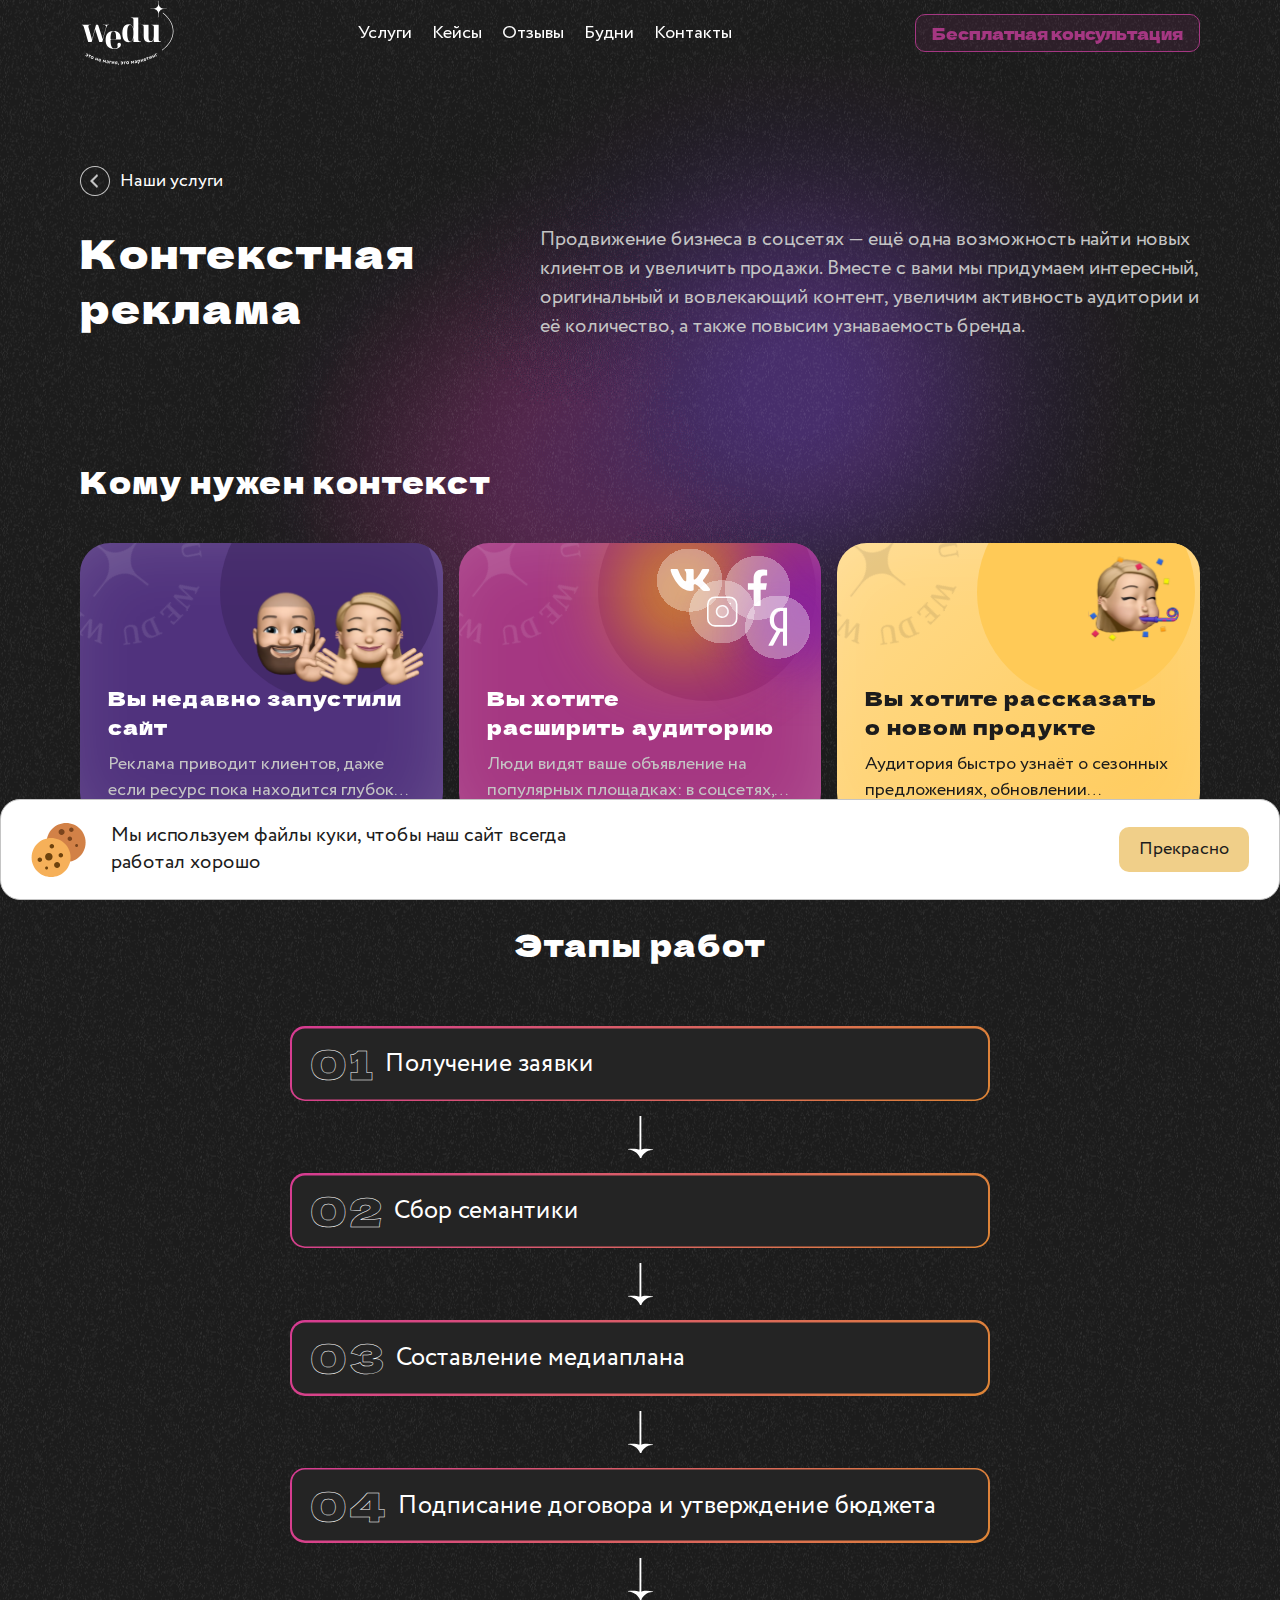
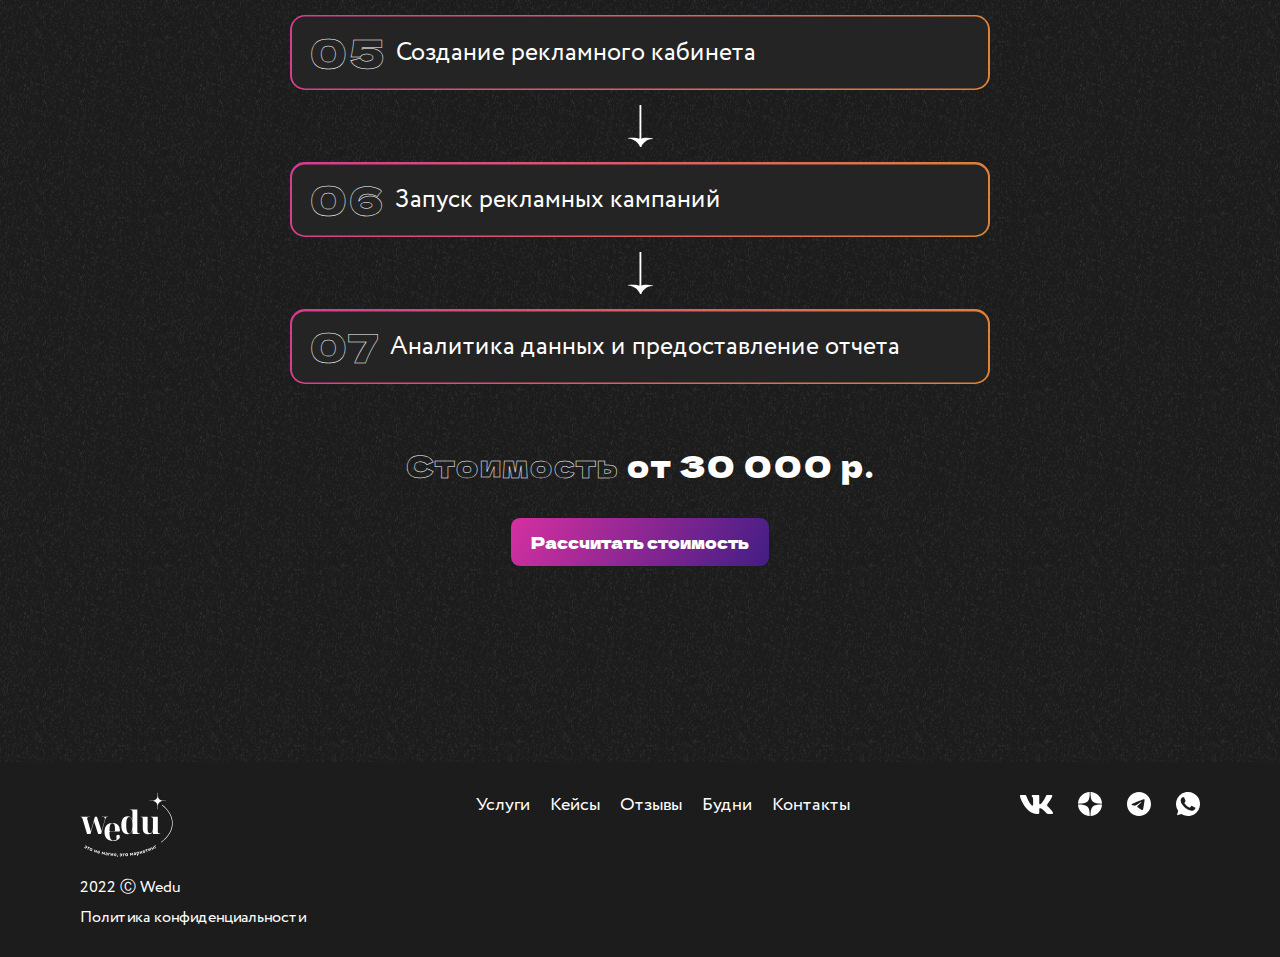
<file: services-3.html>
<!DOCTYPE html>
<html lang="ru">
	<head>
		<meta charset="utf-8">
		<meta http-equiv="X-UA-Compatible" content="IE=edge">
		<title>services 3</title>
		<meta name="theme-color" content="#fff">
		<link rel="icon" href="img/favicon.ico">
		<link rel="icon" href="img/favicon.svg" type="image/svg+xml">
		<link rel="apple-touch-icon" href="img/favicon.png">
		<meta name="apple-mobile-web-app-status-bar-style" content="black-translucent">
		<meta name="viewport" content="width=device-width, user-scalable=no, initial-scale=1.0, maximum-scale=1.0, minimum-scale=1.0">
		<link rel="stylesheet" href="styles/main.min.css">
	</head>
	<body class="body">
		<!-- header -->
		<!-- header--inverted для инвертированной шапки-->

        <header class="header header--inverted jsHeader">
            <div class="container header__container">
                <div class="header__inner">
                    <a href="index.html" class="header__logo-wrapper">
                        <svg class="icon header__logo">
                            <use xlink:href="img/sprites/sprite.svg#logo-lg-usage"></use>
                        </svg>
                    </a>
                    <div class="header__content">
                        <div class="header__nav">
                            <div class="nav">
                                <!-- <a href="ready-cases.html" class="nav__link is-active">
                                    Готовые решения
                                </a> -->
                                <a href="services.html" class="nav__link">
                                    Услуги
                                </a>
                                <a href="cases.html" class="nav__link">
                                    Кейсы
                                </a>
                                <a href="index.html#reviews" class="nav__link jsScrollButton">
                                    Отзывы
                                </a>
                                <a href="blog.html" class="nav__link">
                                    Будни
                                </a>
                                <a href="contacts.html" class="nav__link">
                                    Контакты
                                </a>
                            </div>
                        </div>
                        <div class="contacts-block contacts-block--header header__contacts-block d-lg-none">
                            <div class="contacts-block__main">
                                <div class="h3 contacts-block__main-title">
                                    Обсудить проект
                                </div>
                                <a href="tel:+7(131)-342-43-43" class="contacts-block__link">
                                    + 7 (131) 342 43 43
                                </a>
                            </div>
                            <div class="contacts-block__socials">
                                <div class="h3 contacts-block__socials-title">
                                    Наши соц. сети
                                </div>
                                <div class="contacts-block__socials-list">
                                    <a href="#" class="social-link contacts-block__social-link">
                                        <svg class="icon social-link__icon">
                                            <use xlink:href="img/sprites/sprite.svg#vk-usage"></use>
                                        </svg>
                                    </a>
                                    <a href="#" class="social-link contacts-block__social-link">
                                        <svg class="icon social-link__icon">
                                            <use xlink:href="img/sprites/sprite.svg#zen-usage"></use>
                                        </svg>
                                    </a>
                                    <a href="#" class="social-link contacts-block__social-link">
                                        <svg class="icon social-link__icon">
                                            <use xlink:href="img/sprites/sprite.svg#telegram-usage"></use>
                                        </svg>
                                    </a>
                                    <a href="#" class="social-link contacts-block__social-link">
                                        <svg class="icon social-link__icon">
                                            <use xlink:href="img/sprites/sprite.svg#whatsapp-usage"></use>
                                        </svg>
                                    </a>
                                </div>
                            </div>
                        </div>
                    </div>
                    <div class="header__actions d-none d-lg-flex">
                        <button type="button" class="button button--mod header__button" data-bs-toggle="modal" data-bs-target="#modal-callback">
                            <span class="button__text">
                                Бесплатная консультация
                            </span>
                        </button>
                    </div>
                    <div class="header__burger-trigger d-lg-none jsBurgerTrigger"></div>
                </div>
            </div>
        </header>
		<!-- header  ends -->

		<main class="main">
			<div class="content">
				<section class="section section-services">
					<div class="container">
						<div class="section-services__inner">
							<div class="section-services__back">
								<a href="services.html" class="section-services__back-link">
									<svg class="icon">
										<use xlink:href="img/sprites/sprite.svg#back-usage"></use>
									</svg>
									<span class="text">
										Наши услуги
									</span>
								</a>
							</div>
							<div class="section-services__content">
								<div class="section-services__main">
									<div class="section-services__info">
										<h2 class="h2 section-services__info-title">
											Контекстная реклама
										</h2>
										<p class="text-lg section-services__info-description">
											Продвижение бизнеса в соцсетях — ещё одна возможность найти новых клиентов и увеличить продажи. Вместе с вами мы придумаем интересный, оригинальный и вовлекающий контент, увеличим активность аудитории и её количество, а также повысим узнаваемость бренда.
										</p>
									</div>
								</div>
								<div class="section-services__reasons">
									<h3 class="h3 section-services__reasons-title">
										Кому нужен контекст
									</h3>
									<div class="section-services__reasons-content">
										<div class="service-reason section-services__reason">
											<div class="service-reason__inner">
												<h4>
													Вы недавно запустили сайт
												</h4>
												<p>
													Реклама приводит клиентов, даже если ресурс пока находится глубоко в выдаче.
												</p>
											</div>
											<svg class="icon service-reason__logo">
												<use xlink:href="img/sprites/sprite.svg#round-logo-usage"></use>
											</svg>
											<img src="img/reasons/1.svg" alt="" class="service-reason__image">
										</div>
										<div class="service-reason section-services__reason">
											<div class="service-reason__inner">
												<h4>
													Вы хотите <br> расширить аудиторию
												</h4>
												<p>
													Люди видят ваше объявление на популярных площадках: в соцсетях, почте, мобильных приложениях и т.д.
												</p>
											</div>
											<svg class="icon service-reason__logo">
												<use xlink:href="img/sprites/sprite.svg#round-logo-usage"></use>
											</svg>
											<img src="img/reasons/4.svg" alt="" class="service-reason__image">
										</div>
										<div class="service-reason section-services__reason">
											<div class="service-reason__inner">
												<h4>
													Вы хотите рассказать <br> о новом продукте
												</h4>
												<p>
													Аудитория быстро узнаёт о сезонных предложениях, обновлении ассортимента, акциях.
												</p>
											</div>
											<svg class="icon service-reason__logo">
												<use xlink:href="img/sprites/sprite.svg#round-logo-usage"></use>
											</svg>
											<img src="img/reasons/5.svg" alt="" class="service-reason__image">
										</div>
									</div>
								</div>
								<div class="service-stages section-services__stages">
									<h2 class="h2 service-stages__title">
										Этапы работ
									</h2>
									<div class="service-stages__content">
										<div class="service-stages__item">
											<div class="service-stages__item-inner">
												<h3 class="h2 service-stages__item-title">
													01
												</h3>
												<p class="service-stages__item-text">
													Получение заявки
												</p>
											</div>
										</div>
										<div class="service-stages__item">
											<div class="service-stages__item-inner">
												<h3 class="h2 service-stages__item-title">
													02
												</h3>
												<p class="service-stages__item-text">
													Сбор семантики
												</p>
											</div>
										</div>
										<div class="service-stages__item">
											<div class="service-stages__item-inner">
												<h3 class="h2 service-stages__item-title">
													03
												</h3>
												<p class="service-stages__item-text">
													Составление медиаплана
												</p>
											</div>
										</div>
										<div class="service-stages__item">
											<div class="service-stages__item-inner">
												<h3 class="h2 service-stages__item-title">
													04
												</h3>
												<p class="service-stages__item-text">
													Подписание договора и утверждение бюджета
												</p>
											</div>
										</div>
										<div class="service-stages__item">
											<div class="service-stages__item-inner">
												<h3 class="h2 service-stages__item-title">
													05
												</h3>
												<p class="service-stages__item-text">
													Создание рекламного кабинета
												</p>
											</div>
										</div>
										<div class="service-stages__item">
											<div class="service-stages__item-inner">
												<h3 class="h2 service-stages__item-title">
													06
												</h3>
												<p class="service-stages__item-text">
													Запуск рекламных кампаний
												</p>
											</div>
										</div>
										<div class="service-stages__item">
											<div class="service-stages__item-inner">
												<h3 class="h2 service-stages__item-title">
													07
												</h3>
												<p class="service-stages__item-text">
													Аналитика данных и предоставление отчета
												</p>
											</div>
										</div>
									</div>
								</div>
								<div class="section-services__price-block">
									<div class="section-services__price-title">
										<span>Стоимость</span> от 30 000 р.
									</div>
									<button type="button" class="button section-services__price-button">
										<span class="button__text">
											Рассчитать стоимость
										</span>
									</button>
								</div>
							</div>
						</div>
					</div>
				</section>
			</div>
			
			<!-- footer -->	
			<footer class="footer">
				<div class="container footer__container">
					<div class="footer__inner">
						<div class="footer__detail">
							<img src="img/logo-lg.svg" alt="logo" class="footer__logo">
							<div class="footer__rights">
								<span>2022</span> Ⓒ Wedu <br>
								<a href="policy.html" class="footer__policy">
									Политика конфиденциальности 
								</a>
							</div>
						</div>
						<div class="footer__nav">
							<div class="nav">
								<!-- <a href="ready-cases.html" class="nav__link">
									Готовые решения
								</a> -->
								<a href="services.html" class="nav__link">
									Услуги
								</a>
								<a href="cases.html" class="nav__link">
									Кейсы
								</a>
								<a href="index.html#reviews" class="nav__link">
									Отзывы
								</a>
								<a href="blog.html" class="nav__link">
									Будни
								</a>
								<a href="contacts.html" class="nav__link">
									Контакты
								</a>
							</div>
						</div>
						<div class="footer__social">
							<a href="#" class="footer__social-item" target="_blank">
								<svg class="icon footer__social-icon">
									<use xlink:href="img/sprites/sprite.svg#vk-usage"></use>
								</svg>
							</a>
							<a href="#" class="footer__social-item" target="_blank">
								<svg class="icon footer__social-icon">
									<use xlink:href="img/sprites/sprite.svg#zen-usage"></use>
								</svg>
							</a>
							<a href="#" class="footer__social-item" target="_blank">
								<svg class="icon footer__social-icon">
									<use xlink:href="img/sprites/sprite.svg#telegram-usage"></use>
								</svg>
							</a>
							<a href="#" class="footer__social-item" target="_blank">
								<svg class="icon footer__social-icon">
									<use xlink:href="img/sprites/sprite.svg#whatsapp-usage"></use>
								</svg>
							</a>
						</div>
					</div>
				</div>
			</footer>



            <div class="coockies is-active jsCoockies">
                <div class="coockies__inner">
                    <img src="img/icons/coockies.svg" alt="" class="coockies__img">
                    <div class="text-lg coockies__text">
                        Мы используем файлы куки, чтобы наш сайт всегда работал хорошо
                    </div>
                    <a href="#" class="coockies__button jsCoockiesButton">
                        <span class="coockies__button-text">
                            Прекрасно
                        </span>
                    </a>
                </div>
            </div>
			<!-- footer  ends -->
			
						<div class="modal fade" id="modal-callback" tabindex="-1" aria-hidden="true">
				<div class="modal-dialog modal-dialog-centered">
					<div class="modal-content">
						<svg class="icon modal__decor">
							<use xlink:href="img/sprites/sprite.svg#round-logo-usage"></use>
						</svg>
						<button type="button" class="modal-close" data-bs-dismiss="modal">
							<img src="img/svg/close.svg" class="modal-close-icon">
						</button>
						<div class="modal__body">
							<div class="h3 modal__title">
								Оставьте ваши данные
							</div>
							<div class="text-md modal__text">
								Введите ваше имя и номер телефона в поля для ввода
							</div>
							<div class="jsForm modal__form">
								<form action="#">
									<input type="text" class="input modal__input jsInput jsInputReq" placeholder="Ваше имя" name="name" autofocus>
									<input type="text" class="input modal__input jsPhoneMask jsInput jsInputReq" placeholder="Ваш телефон" name="phone">
									<div class="modal__row">
										<label class="checkbox modal__checkbox">
											<input type="checkbox" class="checkbox__input jsCheckbox jsInputReq" checked name="policy">
											<div class="checkbox__wrapper">
												<div class="checkbox__icon-wrapper">
													<svg class="icon checkbox__icon">
														<use xlink:href="img/sprites/sprite.svg#checkbox-usage"></use>
													</svg>
												</div>
												<div class="checkbox__content">
													<div class="text-sm">
														Я согласен (согласна) на <a href="policy.html" class="link">обработку персональных данных</a>
													</div>
												</div>
											</div>
										</label>
										<button type="submit" class="button button--mod modal__button jsFormSubmitButton">
											<span class="button__text">
												Отправить
											</span>
										</button>
									</div>
								</form>
							</div>
						</div>
						
					</div>
				</div>
			</div>

			<div class="modal modal--success fade jsModalAutoClose" id="modal-success" tabindex="-1" aria-hidden="true">
				<div class="modal-dialog modal-dialog-centered">
					<div class="modal-content">
						<svg class="icon modal__decor">
							<use xlink:href="img/sprites/sprite.svg#round-logo-usage"></use>
						</svg>
						<button type="button" class="modal-close" data-bs-dismiss="modal">
							<img src="img/svg/close.svg" class="modal-close-icon">
						</button>
						<div class="modal__body mt-0">
							<div class="h3 modal__title text-center">
								Ваша заявка <br>
								успешно оставлена !
							</div>
							<div class="text-md text-center modal__text">
								Это окно исчезнет через несколько секунд
							</div>
						</div>
					</div>
				</div>
			</div>
		</main>

		<script src="js/main.min.js"></script>
		<script src="js/vendor.min.js"></script>
	</body>
</html>
</file>
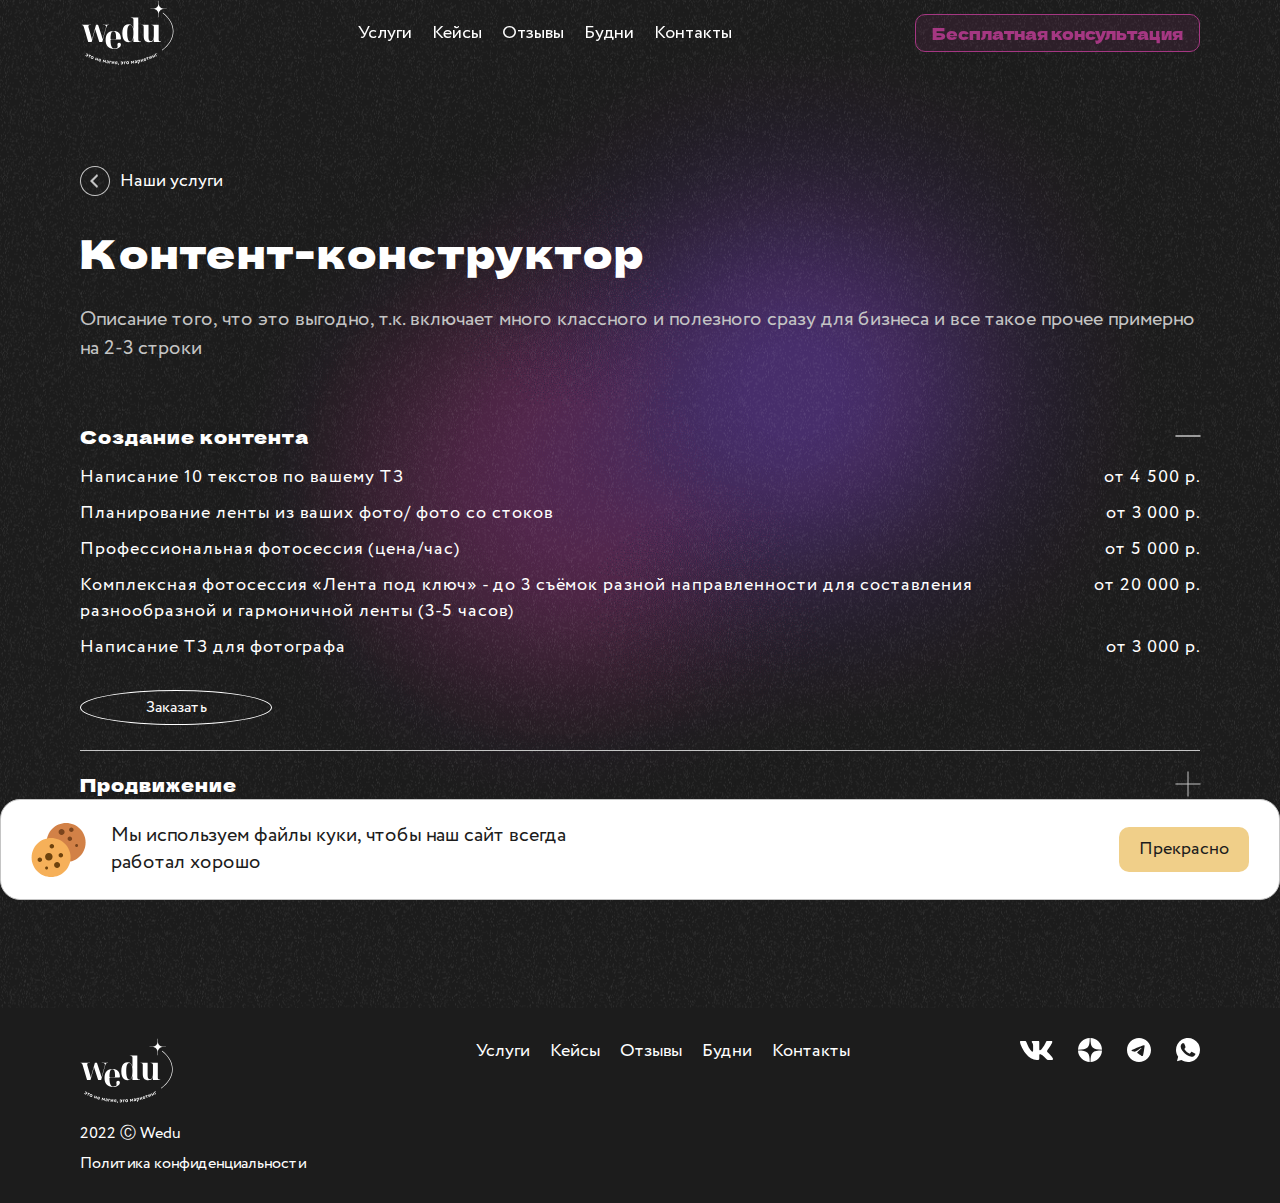
<file: services-4.html>
<!DOCTYPE html>
<html lang="ru">
	<head>
		<meta charset="utf-8">
		<meta http-equiv="X-UA-Compatible" content="IE=edge">
		<title>services 4</title>
		<meta name="theme-color" content="#fff">
		<link rel="icon" href="img/favicon.ico">
		<link rel="icon" href="img/favicon.svg" type="image/svg+xml">
		<link rel="apple-touch-icon" href="img/favicon.png">
		<meta name="apple-mobile-web-app-status-bar-style" content="black-translucent">
		<meta name="viewport" content="width=device-width, user-scalable=no, initial-scale=1.0, maximum-scale=1.0, minimum-scale=1.0">
		<link rel="stylesheet" href="styles/main.min.css">
	</head>
	<body class="body">
		<!-- header -->
		<!-- header--inverted для инвертированной шапки-->

        <header class="header header--inverted jsHeader">
            <div class="container header__container">
                <div class="header__inner">
                    <a href="index.html" class="header__logo-wrapper">
                        <svg class="icon header__logo">
                            <use xlink:href="img/sprites/sprite.svg#logo-lg-usage"></use>
                        </svg>
                    </a>
                    <div class="header__content">
                        <div class="header__nav">
                            <div class="nav">
                                <!-- <a href="ready-cases.html" class="nav__link is-active">
                                    Готовые решения
                                </a> -->
                                <a href="services.html" class="nav__link">
                                    Услуги
                                </a>
                                <a href="cases.html" class="nav__link">
                                    Кейсы
                                </a>
                                <a href="index.html#reviews" class="nav__link jsScrollButton">
                                    Отзывы
                                </a>
                                <a href="blog.html" class="nav__link">
                                    Будни
                                </a>
                                <a href="contacts.html" class="nav__link">
                                    Контакты
                                </a>
                            </div>
                        </div>
                        <div class="contacts-block contacts-block--header header__contacts-block d-lg-none">
                            <div class="contacts-block__main">
                                <div class="h3 contacts-block__main-title">
                                    Обсудить проект
                                </div>
                                <a href="tel:+7(131)-342-43-43" class="contacts-block__link">
                                    + 7 (131) 342 43 43
                                </a>
                            </div>
                            <div class="contacts-block__socials">
                                <div class="h3 contacts-block__socials-title">
                                    Наши соц. сети
                                </div>
                                <div class="contacts-block__socials-list">
                                    <a href="#" class="social-link contacts-block__social-link">
                                        <svg class="icon social-link__icon">
                                            <use xlink:href="img/sprites/sprite.svg#vk-usage"></use>
                                        </svg>
                                    </a>
                                    <a href="#" class="social-link contacts-block__social-link">
                                        <svg class="icon social-link__icon">
                                            <use xlink:href="img/sprites/sprite.svg#zen-usage"></use>
                                        </svg>
                                    </a>
                                    <a href="#" class="social-link contacts-block__social-link">
                                        <svg class="icon social-link__icon">
                                            <use xlink:href="img/sprites/sprite.svg#telegram-usage"></use>
                                        </svg>
                                    </a>
                                    <a href="#" class="social-link contacts-block__social-link">
                                        <svg class="icon social-link__icon">
                                            <use xlink:href="img/sprites/sprite.svg#whatsapp-usage"></use>
                                        </svg>
                                    </a>
                                </div>
                            </div>
                        </div>
                    </div>
                    <div class="header__actions d-none d-lg-flex">
                        <button type="button" class="button button--mod header__button" data-bs-toggle="modal" data-bs-target="#modal-callback">
                            <span class="button__text">
                                Бесплатная консультация
                            </span>
                        </button>
                    </div>
                    <div class="header__burger-trigger d-lg-none jsBurgerTrigger"></div>
                </div>
            </div>
        </header>
		<!-- header  ends -->
		
		<main class="main">
			<div class="content">
				<section class="section section-services">
					<div class="container">
						<div class="section-services__inner">
							<div class="section-services__back">
								<a href="services.html" class="section-services__back-link">
									<svg class="icon">
										<use xlink:href="img/sprites/sprite.svg#back-usage"></use>
									</svg>
									<span class="text">
										Наши услуги
									</span>
								</a>
							</div>
							<div class="section-services__content">
								<div class="section-services__main">
									<div class="section-services__info">
										<h2 class="h2 section-services__info-title">
											Контент-конструктор
										</h2>
										<p class="text-lg section-services__info-description">
											Описание того, что это выгодно, т.к. включает много классного и полезного сразу для бизнеса и все такое прочее примерно на 2-3 строки
										</p>
									</div>
									<div class="section-services__main-content">
										<div class="section-services__accordions jsAccordions">
											<div class="accordion section-services__accordion jsAccordion">
												<div class="accordion__header jsAccordionTrigger">
													<h4 class="h4 accordion__title">
														Создание контента
													</h4>
													<span class="accordion__icon"></span>
												</div>
												<div class="accordion__body jsAccordionBody">
													<div class="price-list">
														<div class="price-list__item">
															<p class="text price-list__text">
																Написание 10 текстов по вашему ТЗ
															</p>
															<p class="text price-list__text price-list__text--price">
																от 4 500 р.
															</p>
														</div>
														<div class="price-list__item">
															<p class="text price-list__text">
																Планирование ленты из ваших фото/ фото со стоков
															</p>
															<p class="text price-list__text price-list__text--price">
																от 3 000 р.
															</p>
														</div>
														<div class="price-list__item">
															<p class="text price-list__text">
																Профессиональная фотосессия (цена/час)
															</p>
															<p class="text price-list__text price-list__text--price">
																от 5 000 р.
															</p>
														</div>
														<div class="price-list__item">
															<p class="text price-list__text">
																Комплексная фотосессия «Лента под ключ» - до 3 съёмок разной направленности для составления разнообразной и гармоничной ленты (3-5 часов)
															</p>
															<p class="text price-list__text price-list__text--price">
																от 20 000 р.
															</p>
														</div>
														<div class="price-list__item">
															<p class="text price-list__text">
																Написание ТЗ для фотографа
															</p>
															<p class="text price-list__text price-list__text--price">
																от 3 000 р.
															</p>
														</div>
													</div>
													<a href="#" class="button button--inverted section-services__button" data-bs-toggle="modal" data-bs-target="#modal-callback">
														<span class="button__text">
															Заказать
														</span>
													</a> 
												</div>
											</div>
											<div class="accordion section-services__accordion jsAccordion">
												<div class="accordion__header jsAccordionTrigger">
													<h4 class="h4 accordion__title">
														Продвижение
													</h4>
													<span class="accordion__icon"></span>
												</div>
												<div class="accordion__body jsAccordionBody">
													<div class="price-list">
														<div class="price-list__item">
															<p class="text price-list__text">
																Контекстная реклама в Яндекс
															</p>
															<p class="text price-list__text price-list__text--price">
																от 20 000 р.
															</p>
														</div>
														<div class="price-list__item">
															<p class="text price-list__text">
																Таргетированная реклама в Instagram, Facebook
															</p>
															<p class="text price-list__text price-list__text--price">
																от 20 000 р.
															</p>
														</div>
														<div class="price-list__item">
															<p class="text price-list__text">
																Таргетированная реклама в VK
															</p>
															<p class="text price-list__text price-list__text--price">
																от 20 000 р.
															</p>
														</div>
														<div class="price-list__item">
															<p class="text price-list__text">
																SEO сайта
															</p>
															<p class="text price-list__text price-list__text--price">
																от 40 000 р.
															</p>
														</div>
													</div>
													<a href="#" class="button button--inverted section-services__button" data-bs-toggle="modal" data-bs-target="#modal-callback">
														<span class="button__text">
															Заказать
														</span>
													</a> 
												</div>
											</div>
										</div>
									</div>
								</div>
							</div>
						</div>
					</div>
				</section>
			</div>
			
			<!-- footer -->	
			<footer class="footer">
				<div class="container footer__container">
					<div class="footer__inner">
						<div class="footer__detail">
							<img src="img/logo-lg.svg" alt="logo" class="footer__logo">
							<div class="footer__rights">
								<span>2022</span> Ⓒ Wedu <br>
								<a href="policy.html" class="footer__policy">
									Политика конфиденциальности 
								</a>
							</div>
						</div>
						<div class="footer__nav">
							<div class="nav">
								<!-- <a href="ready-cases.html" class="nav__link">
									Готовые решения
								</a> -->
								<a href="services.html" class="nav__link">
									Услуги
								</a>
								<a href="cases.html" class="nav__link">
									Кейсы
								</a>
								<a href="index.html#reviews" class="nav__link">
									Отзывы
								</a>
								<a href="blog.html" class="nav__link">
									Будни
								</a>
								<a href="contacts.html" class="nav__link">
									Контакты
								</a>
							</div>
						</div>
						<div class="footer__social">
							<a href="#" class="footer__social-item" target="_blank">
								<svg class="icon footer__social-icon">
									<use xlink:href="img/sprites/sprite.svg#vk-usage"></use>
								</svg>
							</a>
							<a href="#" class="footer__social-item" target="_blank">
								<svg class="icon footer__social-icon">
									<use xlink:href="img/sprites/sprite.svg#zen-usage"></use>
								</svg>
							</a>
							<a href="#" class="footer__social-item" target="_blank">
								<svg class="icon footer__social-icon">
									<use xlink:href="img/sprites/sprite.svg#telegram-usage"></use>
								</svg>
							</a>
							<a href="#" class="footer__social-item" target="_blank">
								<svg class="icon footer__social-icon">
									<use xlink:href="img/sprites/sprite.svg#whatsapp-usage"></use>
								</svg>
							</a>
						</div>
					</div>
				</div>
			</footer>



            <div class="coockies is-active jsCoockies">
                <div class="coockies__inner">
                    <img src="img/icons/coockies.svg" alt="" class="coockies__img">
                    <div class="text-lg coockies__text">
                        Мы используем файлы куки, чтобы наш сайт всегда работал хорошо
                    </div>
                    <a href="#" class="coockies__button jsCoockiesButton">
                        <span class="coockies__button-text">
                            Прекрасно
                        </span>
                    </a>
                </div>
            </div>
			<!-- footer  ends -->
			
						<div class="modal fade" id="modal-callback" tabindex="-1" aria-hidden="true">
				<div class="modal-dialog modal-dialog-centered">
					<div class="modal-content">
						<svg class="icon modal__decor">
							<use xlink:href="img/sprites/sprite.svg#round-logo-usage"></use>
						</svg>
						<button type="button" class="modal-close" data-bs-dismiss="modal">
							<img src="img/svg/close.svg" class="modal-close-icon">
						</button>
						<div class="modal__body">
							<div class="h3 modal__title">
								Оставьте ваши данные
							</div>
							<div class="text-md modal__text">
								Введите ваше имя и номер телефона в поля для ввода
							</div>
							<div class="jsForm modal__form">
								<form action="#">
									<input type="text" class="input modal__input jsInput jsInputReq" placeholder="Ваше имя" name="name" autofocus>
									<input type="text" class="input modal__input jsPhoneMask jsInput jsInputReq" placeholder="Ваш телефон" name="phone">
									<div class="modal__row">
										<label class="checkbox modal__checkbox">
											<input type="checkbox" class="checkbox__input jsCheckbox jsInputReq" checked name="policy">
											<div class="checkbox__wrapper">
												<div class="checkbox__icon-wrapper">
													<svg class="icon checkbox__icon">
														<use xlink:href="img/sprites/sprite.svg#checkbox-usage"></use>
													</svg>
												</div>
												<div class="checkbox__content">
													<div class="text-sm">
														Я согласен (согласна) на <a href="policy.html" class="link">обработку персональных данных</a>
													</div>
												</div>
											</div>
										</label>
										<button type="submit" class="button button--mod modal__button jsFormSubmitButton">
											<span class="button__text">
												Отправить
											</span>
										</button>
									</div>
								</form>
							</div>
						</div>
						
					</div>
				</div>
			</div>

			<div class="modal modal--success fade jsModalAutoClose" id="modal-success" tabindex="-1" aria-hidden="true">
				<div class="modal-dialog modal-dialog-centered">
					<div class="modal-content">
						<svg class="icon modal__decor">
							<use xlink:href="img/sprites/sprite.svg#round-logo-usage"></use>
						</svg>
						<button type="button" class="modal-close" data-bs-dismiss="modal">
							<img src="img/svg/close.svg" class="modal-close-icon">
						</button>
						<div class="modal__body mt-0">
							<div class="h3 modal__title text-center">
								Ваша заявка <br>
								успешно оставлена !
							</div>
							<div class="text-md text-center modal__text">
								Это окно исчезнет через несколько секунд
							</div>
						</div>
					</div>
				</div>
			</div>
		</main>

		<script src="js/main.min.js"></script>
		<script src="js/vendor.min.js"></script>
	</body>
</html>
</file>
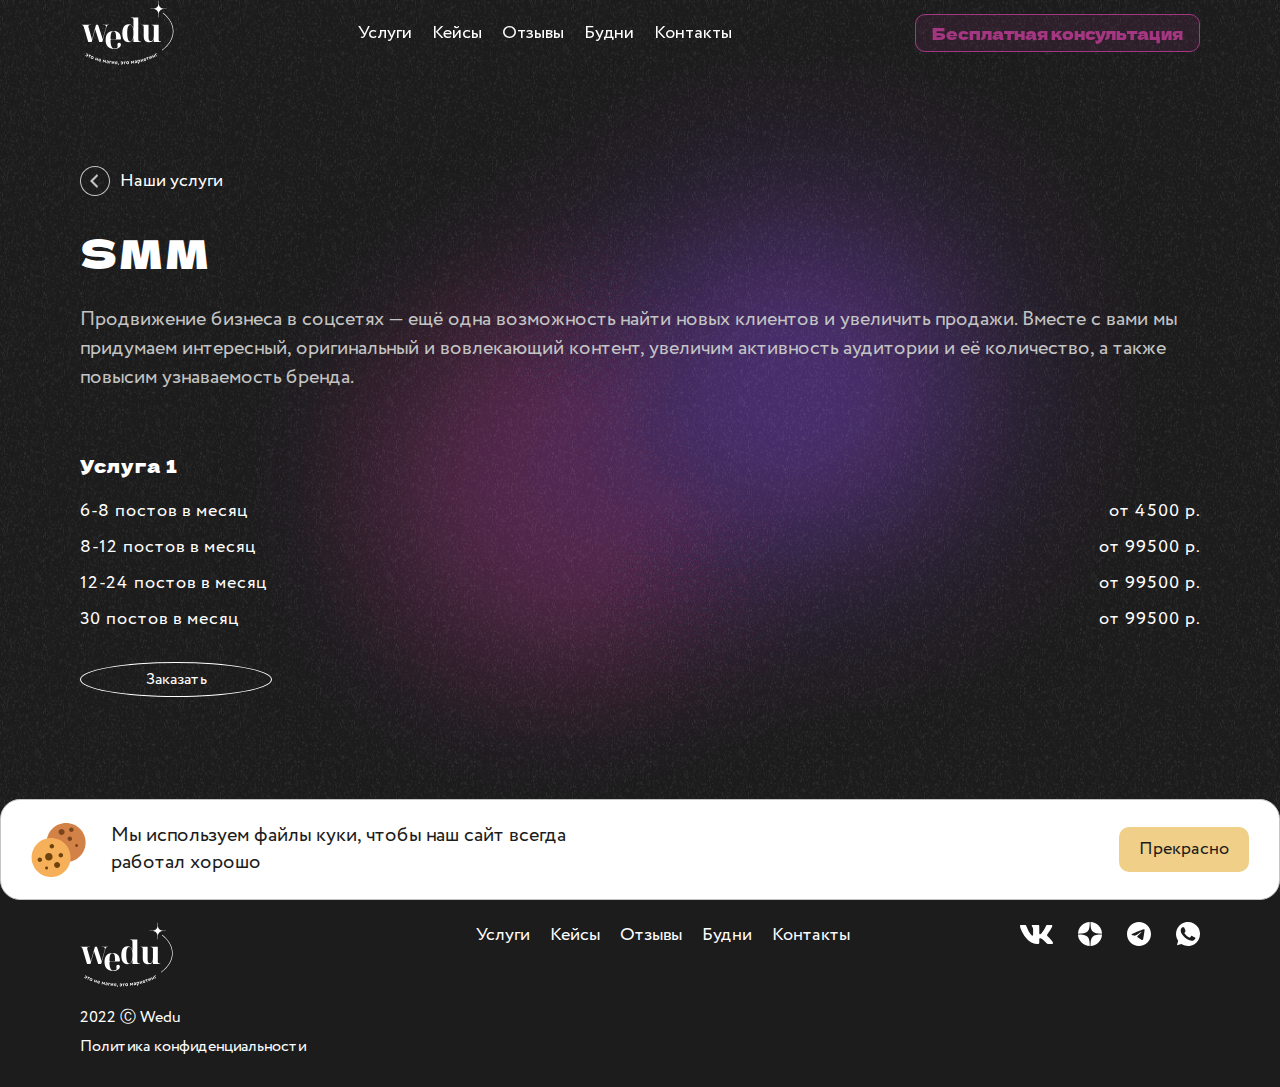
<file: services-6.html>
<!DOCTYPE html>
<html lang="ru">
	<head>
		<meta charset="utf-8">
		<meta http-equiv="X-UA-Compatible" content="IE=edge">
		<title>services 6</title>
		<meta name="theme-color" content="#fff">
		<link rel="icon" href="img/favicon.ico">
		<link rel="icon" href="img/favicon.svg" type="image/svg+xml">
		<link rel="apple-touch-icon" href="img/favicon.png">
		<meta name="apple-mobile-web-app-status-bar-style" content="black-translucent">
		<meta name="viewport" content="width=device-width, user-scalable=no, initial-scale=1.0, maximum-scale=1.0, minimum-scale=1.0">
		<link rel="stylesheet" href="styles/main.min.css">
	</head>
	<body class="body">
		<!-- header -->
		<!-- header--inverted для инвертированной шапки-->

        <header class="header header--inverted jsHeader">
            <div class="container header__container">
                <div class="header__inner">
                    <a href="index.html" class="header__logo-wrapper">
                        <svg class="icon header__logo">
                            <use xlink:href="img/sprites/sprite.svg#logo-lg-usage"></use>
                        </svg>
                    </a>
                    <div class="header__content">
                        <div class="header__nav">
                            <div class="nav">
                                <!-- <a href="ready-cases.html" class="nav__link is-active">
                                    Готовые решения
                                </a> -->
                                <a href="services.html" class="nav__link">
                                    Услуги
                                </a>
                                <a href="cases.html" class="nav__link">
                                    Кейсы
                                </a>
                                <a href="index.html#reviews" class="nav__link jsScrollButton">
                                    Отзывы
                                </a>
                                <a href="blog.html" class="nav__link">
                                    Будни
                                </a>
                                <a href="contacts.html" class="nav__link">
                                    Контакты
                                </a>
                            </div>
                        </div>
                        <div class="contacts-block contacts-block--header header__contacts-block d-lg-none">
                            <div class="contacts-block__main">
                                <div class="h3 contacts-block__main-title">
                                    Обсудить проект
                                </div>
                                <a href="tel:+7(131)-342-43-43" class="contacts-block__link">
                                    + 7 (131) 342 43 43
                                </a>
                            </div>
                            <div class="contacts-block__socials">
                                <div class="h3 contacts-block__socials-title">
                                    Наши соц. сети
                                </div>
                                <div class="contacts-block__socials-list">
                                    <a href="#" class="social-link contacts-block__social-link">
                                        <svg class="icon social-link__icon">
                                            <use xlink:href="img/sprites/sprite.svg#vk-usage"></use>
                                        </svg>
                                    </a>
                                    <a href="#" class="social-link contacts-block__social-link">
                                        <svg class="icon social-link__icon">
                                            <use xlink:href="img/sprites/sprite.svg#zen-usage"></use>
                                        </svg>
                                    </a>
                                    <a href="#" class="social-link contacts-block__social-link">
                                        <svg class="icon social-link__icon">
                                            <use xlink:href="img/sprites/sprite.svg#telegram-usage"></use>
                                        </svg>
                                    </a>
                                    <a href="#" class="social-link contacts-block__social-link">
                                        <svg class="icon social-link__icon">
                                            <use xlink:href="img/sprites/sprite.svg#whatsapp-usage"></use>
                                        </svg>
                                    </a>
                                </div>
                            </div>
                        </div>
                    </div>
                    <div class="header__actions d-none d-lg-flex">
                        <button type="button" class="button button--mod header__button" data-bs-toggle="modal" data-bs-target="#modal-callback">
                            <span class="button__text">
                                Бесплатная консультация
                            </span>
                        </button>
                    </div>
                    <div class="header__burger-trigger d-lg-none jsBurgerTrigger"></div>
                </div>
            </div>
        </header>
		<!-- header  ends -->
		
		<main class="main">
			<div class="content">
				<section class="section  section-services">
					<div class="container">
						<div class="section-services__inner">
							<div class="section-services__back">
								<a href="services.html" class="section-services__back-link">
									<svg class="icon">
										<use xlink:href="img/sprites/sprite.svg#back-usage"></use>
									</svg>
									<span class="text">
										Наши услуги
									</span>
								</a>
							</div>
							<div class="section-services__content">
								<div class="section-services__main">
									<div class="section-services__info">
										<h2 class="h2 section-services__info-title">
											SMM
										</h2>
										<p class="text-lg section-services__info-description">
											Продвижение бизнеса в соцсетях — ещё одна возможность найти новых клиентов и увеличить продажи. Вместе с вами мы придумаем интересный, оригинальный и вовлекающий контент, увеличим активность аудитории и её количество, а также повысим узнаваемость бренда.
										</p>
									</div>
									<div class="section-services__main-content">
										<div class="price-list">
											<h4 class="h4 price-list__title">
											 	Услуга 1              
											</h4>
											<div class="price-list__item">
												<p class="text price-list__text">
													6-8 постов в месяц                  
												</p>
												<p class="text price-list__text price-list__text--price">
													от 4500 р.
												</p>
											</div>
											<div class="price-list__item">
												<p class="text price-list__text">
													8-12 постов в месяц                 
												</p>
												<p class="text price-list__text price-list__text--price">
													от 99500 р.
												</p>
											</div>
											<div class="price-list__item">
												<p class="text price-list__text">
													12-24 постов в месяц                  
												</p>
												<p class="text price-list__text price-list__text--price">
													от 99500 р.
												</p>
											</div>
											<div class="price-list__item">
												<p class="text price-list__text">
													30 постов в месяц                  
												</p>
												<p class="text price-list__text price-list__text--price">
													от 99500 р.
												</p>
											</div>
										</div>
										<button type="button" class="button button--inverted section-services__button" data-bs-toggle="modal" data-bs-target="#modal-callback">
											<span class="button__text">
												Заказать
											</span>
										</buton> 
									</div>
								</div>
							</div>
						</div>
					</div>
				</section>
			</div>
			
			<!-- footer -->	
			<footer class="footer">
				<div class="container footer__container">
					<div class="footer__inner">
						<div class="footer__detail">
							<img src="img/logo-lg.svg" alt="logo" class="footer__logo">
							<div class="footer__rights">
								<span>2022</span> Ⓒ Wedu <br>
								<a href="policy.html" class="footer__policy">
									Политика конфиденциальности 
								</a>
							</div>
						</div>
						<div class="footer__nav">
							<div class="nav">
								<!-- <a href="ready-cases.html" class="nav__link">
									Готовые решения
								</a> -->
								<a href="services.html" class="nav__link">
									Услуги
								</a>
								<a href="cases.html" class="nav__link">
									Кейсы
								</a>
								<a href="index.html#reviews" class="nav__link">
									Отзывы
								</a>
								<a href="blog.html" class="nav__link">
									Будни
								</a>
								<a href="contacts.html" class="nav__link">
									Контакты
								</a>
							</div>
						</div>
						<div class="footer__social">
							<a href="#" class="footer__social-item" target="_blank">
								<svg class="icon footer__social-icon">
									<use xlink:href="img/sprites/sprite.svg#vk-usage"></use>
								</svg>
							</a>
							<a href="#" class="footer__social-item" target="_blank">
								<svg class="icon footer__social-icon">
									<use xlink:href="img/sprites/sprite.svg#zen-usage"></use>
								</svg>
							</a>
							<a href="#" class="footer__social-item" target="_blank">
								<svg class="icon footer__social-icon">
									<use xlink:href="img/sprites/sprite.svg#telegram-usage"></use>
								</svg>
							</a>
							<a href="#" class="footer__social-item" target="_blank">
								<svg class="icon footer__social-icon">
									<use xlink:href="img/sprites/sprite.svg#whatsapp-usage"></use>
								</svg>
							</a>
						</div>
					</div>
				</div>
			</footer>



            <div class="coockies is-active jsCoockies">
                <div class="coockies__inner">
                    <img src="img/icons/coockies.svg" alt="" class="coockies__img">
                    <div class="text-lg coockies__text">
                        Мы используем файлы куки, чтобы наш сайт всегда работал хорошо
                    </div>
                    <a href="#" class="coockies__button jsCoockiesButton">
                        <span class="coockies__button-text">
                            Прекрасно
                        </span>
                    </a>
                </div>
            </div>
			<!-- footer  ends -->
			
						<div class="modal fade" id="modal-callback" tabindex="-1" aria-hidden="true">
				<div class="modal-dialog modal-dialog-centered">
					<div class="modal-content">
						<svg class="icon modal__decor">
							<use xlink:href="img/sprites/sprite.svg#round-logo-usage"></use>
						</svg>
						<button type="button" class="modal-close" data-bs-dismiss="modal">
							<img src="img/svg/close.svg" class="modal-close-icon">
						</button>
						<div class="modal__body">
							<div class="h3 modal__title">
								Оставьте ваши данные
							</div>
							<div class="text-md modal__text">
								Введите ваше имя и номер телефона в поля для ввода
							</div>
							<div class="jsForm modal__form">
								<form action="#">
									<input type="text" class="input modal__input jsInput jsInputReq" placeholder="Ваше имя" name="name" autofocus>
									<input type="text" class="input modal__input jsPhoneMask jsInput jsInputReq" placeholder="Ваш телефон" name="phone">
									<div class="modal__row">
										<label class="checkbox modal__checkbox">
											<input type="checkbox" class="checkbox__input jsCheckbox jsInputReq" checked name="policy">
											<div class="checkbox__wrapper">
												<div class="checkbox__icon-wrapper">
													<svg class="icon checkbox__icon">
														<use xlink:href="img/sprites/sprite.svg#checkbox-usage"></use>
													</svg>
												</div>
												<div class="checkbox__content">
													<div class="text-sm">
														Я согласен (согласна) на <a href="policy.html" class="link">обработку персональных данных</a>
													</div>
												</div>
											</div>
										</label>
										<button type="submit" class="button button--mod modal__button jsFormSubmitButton">
											<span class="button__text">
												Отправить
											</span>
										</button>
									</div>
								</form>
							</div>
						</div>
						
					</div>
				</div>
			</div>

			<div class="modal modal--success fade jsModalAutoClose" id="modal-success" tabindex="-1" aria-hidden="true">
				<div class="modal-dialog modal-dialog-centered">
					<div class="modal-content">
						<svg class="icon modal__decor">
							<use xlink:href="img/sprites/sprite.svg#round-logo-usage"></use>
						</svg>
						<button type="button" class="modal-close" data-bs-dismiss="modal">
							<img src="img/svg/close.svg" class="modal-close-icon">
						</button>
						<div class="modal__body mt-0">
							<div class="h3 modal__title text-center">
								Ваша заявка <br>
								успешно оставлена !
							</div>
							<div class="text-md text-center modal__text">
								Это окно исчезнет через несколько секунд
							</div>
						</div>
					</div>
				</div>
			</div>
		</main>

		<script src="js/main.min.js"></script>
		<script src="js/vendor.min.js"></script>
	</body>
</html>
</file>
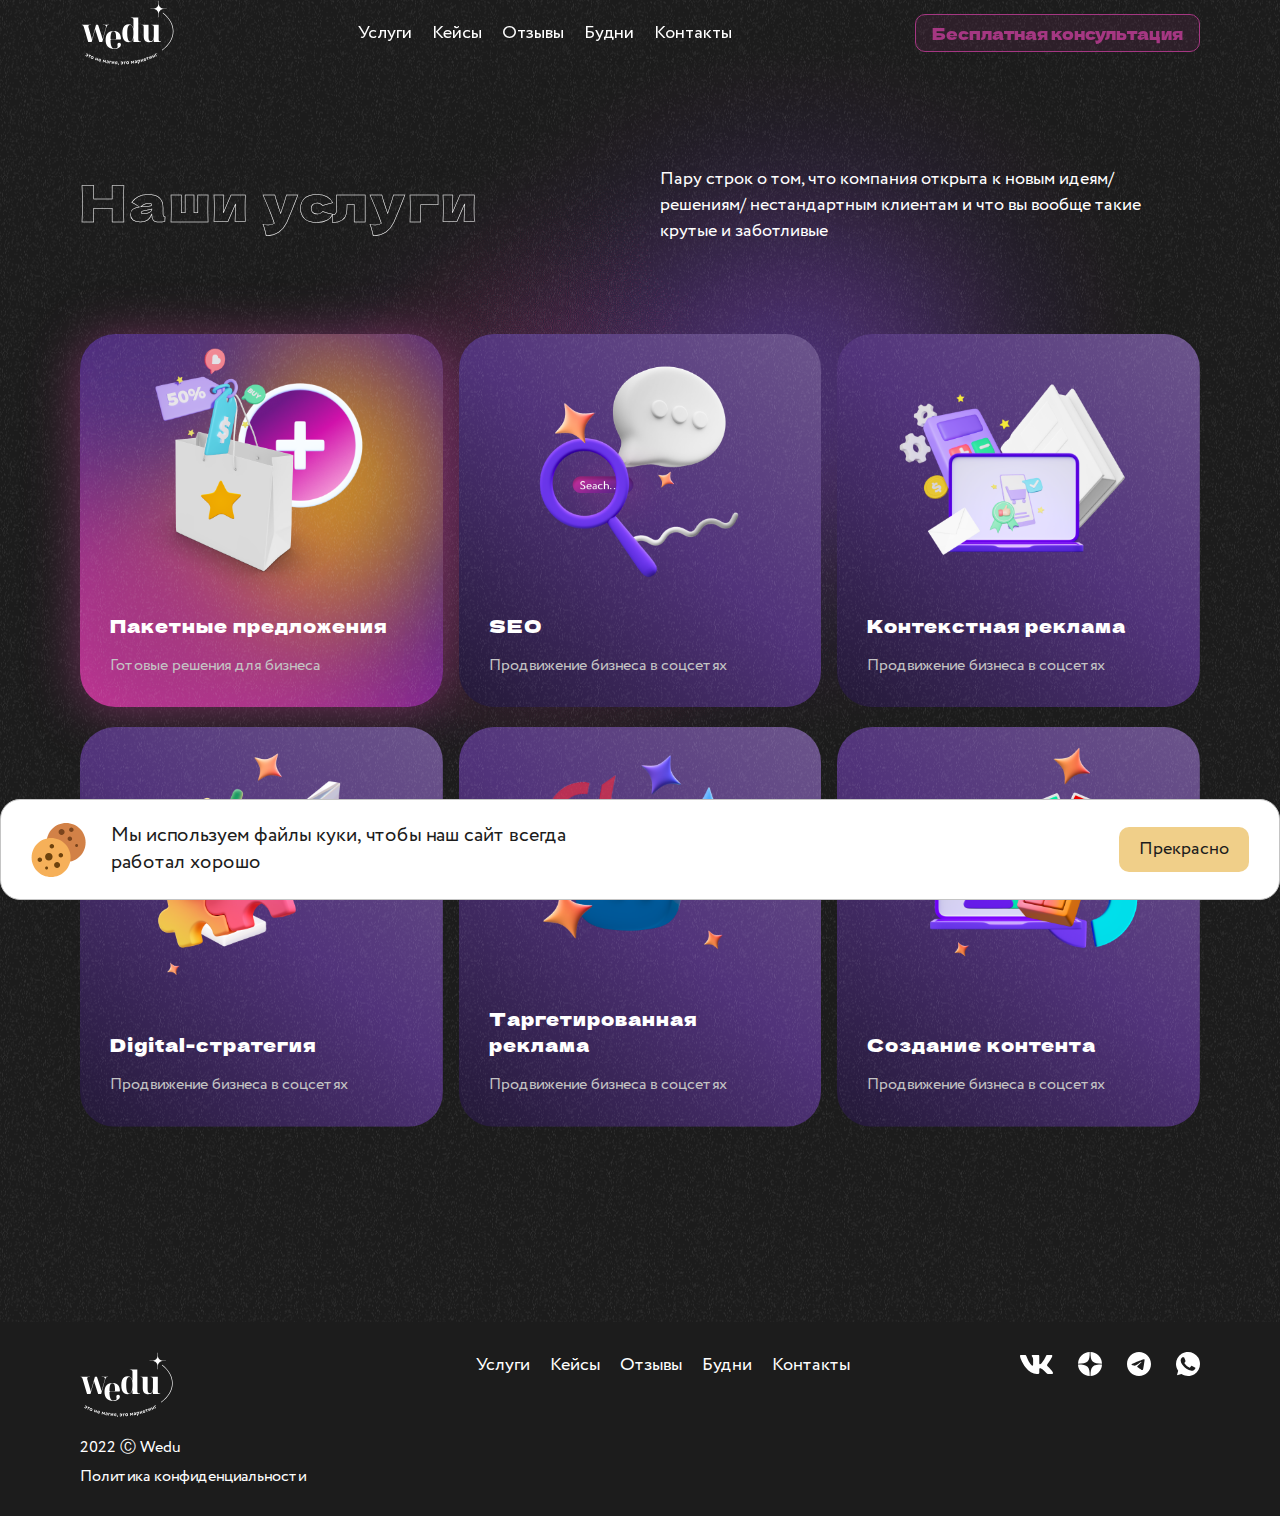
<file: services.html>
<!DOCTYPE html>
<html lang="ru">
	<head>
		<meta charset="utf-8">
		<meta http-equiv="X-UA-Compatible" content="IE=edge">
		<title>services</title>
		<meta name="theme-color" content="#fff">
		<link rel="icon" href="img/favicon.ico">
		<link rel="icon" href="img/favicon.svg" type="image/svg+xml">
		<link rel="apple-touch-icon" href="img/favicon.png">
		<meta name="apple-mobile-web-app-status-bar-style" content="black-translucent">
		<meta name="viewport" content="width=device-width, user-scalable=no, initial-scale=1.0, maximum-scale=1.0, minimum-scale=1.0">
		<link rel="stylesheet" href="styles/main.min.css">
	</head>
	<body class="body">
		<!-- header -->
		<!-- header--inverted для инвертированной шапки-->

        <header class="header header--inverted jsHeader">
            <div class="container header__container">
                <div class="header__inner">
                    <a href="index.html" class="header__logo-wrapper">
                        <svg class="icon header__logo">
                            <use xlink:href="img/sprites/sprite.svg#logo-lg-usage"></use>
                        </svg>
                    </a>
                    <div class="header__content">
                        <div class="header__nav">
                            <div class="nav">
                                <!-- <a href="ready-cases.html" class="nav__link is-active">
                                    Готовые решения
                                </a> -->
                                <a href="services.html" class="nav__link">
                                    Услуги
                                </a>
                                <a href="cases.html" class="nav__link">
                                    Кейсы
                                </a>
                                <a href="index.html#reviews" class="nav__link jsScrollButton">
                                    Отзывы
                                </a>
                                <a href="blog.html" class="nav__link">
                                    Будни
                                </a>
                                <a href="contacts.html" class="nav__link">
                                    Контакты
                                </a>
                            </div>
                        </div>
                        <div class="contacts-block contacts-block--header header__contacts-block d-lg-none">
                            <div class="contacts-block__main">
                                <div class="h3 contacts-block__main-title">
                                    Обсудить проект
                                </div>
                                <a href="tel:+7(131)-342-43-43" class="contacts-block__link">
                                    + 7 (131) 342 43 43
                                </a>
                            </div>
                            <div class="contacts-block__socials">
                                <div class="h3 contacts-block__socials-title">
                                    Наши соц. сети
                                </div>
                                <div class="contacts-block__socials-list">
                                    <a href="#" class="social-link contacts-block__social-link">
                                        <svg class="icon social-link__icon">
                                            <use xlink:href="img/sprites/sprite.svg#vk-usage"></use>
                                        </svg>
                                    </a>
                                    <a href="#" class="social-link contacts-block__social-link">
                                        <svg class="icon social-link__icon">
                                            <use xlink:href="img/sprites/sprite.svg#zen-usage"></use>
                                        </svg>
                                    </a>
                                    <a href="#" class="social-link contacts-block__social-link">
                                        <svg class="icon social-link__icon">
                                            <use xlink:href="img/sprites/sprite.svg#telegram-usage"></use>
                                        </svg>
                                    </a>
                                    <a href="#" class="social-link contacts-block__social-link">
                                        <svg class="icon social-link__icon">
                                            <use xlink:href="img/sprites/sprite.svg#whatsapp-usage"></use>
                                        </svg>
                                    </a>
                                </div>
                            </div>
                        </div>
                    </div>
                    <div class="header__actions d-none d-lg-flex">
                        <button type="button" class="button button--mod header__button" data-bs-toggle="modal" data-bs-target="#modal-callback">
                            <span class="button__text">
                                Бесплатная консультация
                            </span>
                        </button>
                    </div>
                    <div class="header__burger-trigger d-lg-none jsBurgerTrigger"></div>
                </div>
            </div>
        </header>
		<!-- header  ends -->
		
		<main class="main">
			<div class="content">
				<section class="section section-services">
					<div class="container">
						<div class="section-services__inner">
							<div class="section__header section-services__header"> 
								<h1 class="h1 text-border section__title section-services__title">
									Наши услуги
								</h1>
								<p class="text section-services__subtitle">
									Пару строк о том, что компания открыта к новым идеям/ решениям/ нестандартным клиентам и что вы вообще такие крутые и заботливые
								</p>
							</div>
							<div class="section-services__content">
								<div class="section-services__grid">
									<div class="row section-services__row">
										<div class="col-12 col-md-6 col-lg-4 col-xxl-3 section-services__col section-services__col--gradient">
											<a href="services-1.html" class="card-service section-services__card">
												<picture class="card-service__img">
													<!-- <source type="image/webp"
														srcset="img/services/1.webp"> -->
													<img src="img/services/1.png" alt=""/>
												</picture>
												<div class="card-service__main">
													<h4 class="h4 card-service__title">
														Пакетные предложения
													</h4>
													<p class="text-md card-service__text">
														Готовые решения для бизнеса
													</p>
												</div>
											</a>
										</div>
										<div class="col-12 col-md-6 col-lg-4 col-xxl-3 section-services__col">
											<a href="services-2.html" class="card-service section-services__card">
												<picture class="card-service__img">
													<!-- <source type="image/webp"
														srcset="img/services/2.webp"> -->
													<img src="img/services/2.png" alt=""/>
												</picture>
												<div class="card-service__main">
													<h4 class="h4 card-service__title">
														SEO
													</h4>
													<p class="text-md card-service__text">
														Продвижение бизнеса в соцсетях 
													</p>
												</div>
											</a>
										</div>
										<div class="col-12 col-md-6 col-lg-4 col-xxl-3 section-services__col">
											<a href="services-3.html" class="card-service section-services__card">
												<picture class="card-service__img">
													<!-- <source type="image/webp"
														srcset="img/services/3.webp"> -->
													<img src="img/services/3.png" alt=""/>
												</picture>
												<div class="card-service__main">
													<h4 class="h4 card-service__title">
														Контекстная реклама
													</h4>
													<p class="text-md card-service__text">
														Продвижение бизнеса в соцсетях 
													</p>
												</div>
											</a>
										</div>
										<div class="col-12 col-md-6 col-lg-4 col-xxl-3 section-services__col">
											<a href="services-4.html" class="card-service section-services__card">
												<picture class="card-service__img">
													<!-- <source type="image/webp"
														srcset="img/services/4.webp"> -->
													<img src="img/services/4.png" alt=""/>
												</picture>
												<div class="card-service__main">
													<h4 class="h4 card-service__title">
														Digital-стратегия
													</h4>
													<p class="text-md card-service__text">
														Продвижение бизнеса в соцсетях 
													</p>
												</div>
											</a>
										</div>
										<div class="col-12 col-md-6 col-lg-4 col-xxl-3 section-services__col">
											<a href="services-5.html" class="card-service section-services__card">
												<picture class="card-service__img">
													<!-- <source type="image/webp"
														srcset="img/services/5.webp"> -->
													<img src="img/services/5.png" alt=""/>
												</picture>
												<div class="card-service__main">
													<h4 class="h4 card-service__title">
														Таргетированная реклама
													</h4>
													<p class="text-md card-service__text">
														Продвижение бизнеса в соцсетях 
													</p>
												</div>
											</a>
										</div>
										<div class="col-12 col-md-6 col-lg-4 col-xxl-3 section-services__col">
											<a href="services-6.html" class="card-service section-services__card">
												<picture class="card-service__img">
													<!-- <source type="image/webp"
														srcset="img/services/6.webp"> -->
													<img src="img/services/6.png" alt=""/>
												</picture>
												<div class="card-service__main">
													<h4 class="h4 card-service__title">
														Создание контента
													</h4>
													<p class="text-md card-service__text">
														Продвижение бизнеса в соцсетях 
													</p>
												</div>
											</a>
										</div>
									</div>
								</div>
							</div>
						</div>
					</div>
				</section>
			</div>
			
			<!-- footer -->	
			<footer class="footer">
				<div class="container footer__container">
					<div class="footer__inner">
						<div class="footer__detail">
							<img src="img/logo-lg.svg" alt="logo" class="footer__logo">
							<div class="footer__rights">
								<span>2022</span> Ⓒ Wedu <br>
								<a href="policy.html" class="footer__policy">
									Политика конфиденциальности 
								</a>
							</div>
						</div>
						<div class="footer__nav">
							<div class="nav">
								<!-- <a href="ready-cases.html" class="nav__link">
									Готовые решения
								</a> -->
								<a href="services.html" class="nav__link">
									Услуги
								</a>
								<a href="cases.html" class="nav__link">
									Кейсы
								</a>
								<a href="index.html#reviews" class="nav__link">
									Отзывы
								</a>
								<a href="blog.html" class="nav__link">
									Будни
								</a>
								<a href="contacts.html" class="nav__link">
									Контакты
								</a>
							</div>
						</div>
						<div class="footer__social">
							<a href="#" class="footer__social-item" target="_blank">
								<svg class="icon footer__social-icon">
									<use xlink:href="img/sprites/sprite.svg#vk-usage"></use>
								</svg>
							</a>
							<a href="#" class="footer__social-item" target="_blank">
								<svg class="icon footer__social-icon">
									<use xlink:href="img/sprites/sprite.svg#zen-usage"></use>
								</svg>
							</a>
							<a href="#" class="footer__social-item" target="_blank">
								<svg class="icon footer__social-icon">
									<use xlink:href="img/sprites/sprite.svg#telegram-usage"></use>
								</svg>
							</a>
							<a href="#" class="footer__social-item" target="_blank">
								<svg class="icon footer__social-icon">
									<use xlink:href="img/sprites/sprite.svg#whatsapp-usage"></use>
								</svg>
							</a>
						</div>
					</div>
				</div>
			</footer>



            <div class="coockies is-active jsCoockies">
                <div class="coockies__inner">
                    <img src="img/icons/coockies.svg" alt="" class="coockies__img">
                    <div class="text-lg coockies__text">
                        Мы используем файлы куки, чтобы наш сайт всегда работал хорошо
                    </div>
                    <a href="#" class="coockies__button jsCoockiesButton">
                        <span class="coockies__button-text">
                            Прекрасно
                        </span>
                    </a>
                </div>
            </div>
			<!-- footer  ends -->
			
						<div class="modal fade" id="modal-callback" tabindex="-1" aria-hidden="true">
				<div class="modal-dialog modal-dialog-centered">
					<div class="modal-content">
						<svg class="icon modal__decor">
							<use xlink:href="img/sprites/sprite.svg#round-logo-usage"></use>
						</svg>
						<button type="button" class="modal-close" data-bs-dismiss="modal">
							<img src="img/svg/close.svg" class="modal-close-icon">
						</button>
						<div class="modal__body">
							<div class="h3 modal__title">
								Оставьте ваши данные
							</div>
							<div class="text-md modal__text">
								Введите ваше имя и номер телефона в поля для ввода
							</div>
							<div class="jsForm modal__form">
								<form action="#">
									<input type="text" class="input modal__input jsInput jsInputReq" placeholder="Ваше имя" name="name" autofocus>
									<input type="text" class="input modal__input jsPhoneMask jsInput jsInputReq" placeholder="Ваш телефон" name="phone">
									<div class="modal__row">
										<label class="checkbox modal__checkbox">
											<input type="checkbox" class="checkbox__input jsCheckbox jsInputReq" checked name="policy">
											<div class="checkbox__wrapper">
												<div class="checkbox__icon-wrapper">
													<svg class="icon checkbox__icon">
														<use xlink:href="img/sprites/sprite.svg#checkbox-usage"></use>
													</svg>
												</div>
												<div class="checkbox__content">
													<div class="text-sm">
														Я согласен (согласна) на <a href="policy.html" class="link">обработку персональных данных</a>
													</div>
												</div>
											</div>
										</label>
										<button type="submit" class="button button--mod modal__button jsFormSubmitButton">
											<span class="button__text">
												Отправить
											</span>
										</button>
									</div>
								</form>
							</div>
						</div>
						
					</div>
				</div>
			</div>

			<div class="modal modal--success fade jsModalAutoClose" id="modal-success" tabindex="-1" aria-hidden="true">
				<div class="modal-dialog modal-dialog-centered">
					<div class="modal-content">
						<svg class="icon modal__decor">
							<use xlink:href="img/sprites/sprite.svg#round-logo-usage"></use>
						</svg>
						<button type="button" class="modal-close" data-bs-dismiss="modal">
							<img src="img/svg/close.svg" class="modal-close-icon">
						</button>
						<div class="modal__body mt-0">
							<div class="h3 modal__title text-center">
								Ваша заявка <br>
								успешно оставлена !
							</div>
							<div class="text-md text-center modal__text">
								Это окно исчезнет через несколько секунд
							</div>
						</div>
					</div>
				</div>
			</div>
		</main>

		<script src="js/main.min.js"></script>
		<script src="js/vendor.min.js"></script>
	</body>
</html>
</file>
<file: styles/main.min.css>
.w-100{width:100%}.is-fixed{height:100vh;overflow:hidden}.img-responsive{width:100%;max-width:100%}html{line-height:1.15;-webkit-text-size-adjust:100%}details,main{display:block}h1{font-size:2em}hr{box-sizing:content-box;height:0;overflow:visible}code,kbd,pre,samp{font-family:monospace,monospace;font-size:1em}a{background-color:transparent}abbr[title]{border-bottom:none;text-decoration:underline;-webkit-text-decoration:underline dotted;text-decoration:underline dotted}b,strong{font-weight:bolder}small{font-size:80%}sub,sup{font-size:75%;line-height:0;position:relative;vertical-align:baseline}sub{bottom:-.25em}sup{top:-.5em}img{border-style:none;image-rendering:-webkit-optimize-contrast;display:block}button,input,optgroup,select,textarea{font-family:inherit;font-size:100%;line-height:1.15;margin:0}button,input{overflow:visible}button,select{text-transform:none}[type=button],[type=reset],[type=submit],button{-webkit-appearance:button}[type=button]::-moz-focus-inner,[type=reset]::-moz-focus-inner,[type=submit]::-moz-focus-inner,button::-moz-focus-inner{border-style:none;padding:0}[type=button]:-moz-focusring,[type=reset]:-moz-focusring,[type=submit]:-moz-focusring,button:-moz-focusring{outline:ButtonText dotted 1px}fieldset{padding:.35em .75em .625em}legend{box-sizing:border-box;color:inherit;display:table;max-width:100%;padding:0;white-space:normal}progress{vertical-align:baseline}textarea{overflow:auto;resize:none;outline:0}[type=checkbox],[type=radio]{box-sizing:border-box;padding:0}[type=number]::-webkit-inner-spin-button,[type=number]::-webkit-outer-spin-button{height:auto}[type=search]{-webkit-appearance:textfield;outline-offset:-2px}[type=search]::-webkit-search-decoration{-webkit-appearance:none}::-webkit-file-upload-button{-webkit-appearance:button;font:inherit}summary{display:list-item}[hidden],template{display:none}:root{--bs-blue:#0d6efd;--bs-indigo:#6610f2;--bs-purple:#A53782;--bs-pink:#d63384;--bs-red:#dc3545;--bs-orange:#fd7e14;--bs-yellow:#E1A014;--bs-green:#198754;--bs-teal:#20c997;--bs-cyan:#0dcaf0;--bs-white:#fff;--bs-gray:#6c757d;--bs-gray-dark:#343a40;--bs-gray-100:#f8f9fa;--bs-gray-200:#e9ecef;--bs-gray-300:#dee2e6;--bs-gray-400:#ced4da;--bs-gray-500:#adb5bd;--bs-gray-600:#6c757d;--bs-gray-700:#495057;--bs-gray-800:#343a40;--bs-gray-900:#212529;--bs-primary:#0d6efd;--bs-secondary:#6c757d;--bs-success:#198754;--bs-info:#0dcaf0;--bs-warning:#E1A014;--bs-danger:#dc3545;--bs-light:#f8f9fa;--bs-dark:#212529;--bs-primary-rgb:13,110,253;--bs-secondary-rgb:108,117,125;--bs-success-rgb:25,135,84;--bs-info-rgb:13,202,240;--bs-warning-rgb:225,160,20;--bs-danger-rgb:220,53,69;--bs-light-rgb:248,249,250;--bs-dark-rgb:33,37,41;--bs-white-rgb:255,255,255;--bs-black-rgb:28,28,28;--bs-body-color-rgb:33,37,41;--bs-body-bg-rgb:255,255,255;--bs-font-sans-serif:system-ui,-apple-system,"Segoe UI",Roboto,"Helvetica Neue",Arial,"Noto Sans","Liberation Sans",sans-serif,"Apple Color Emoji","Segoe UI Emoji","Segoe UI Symbol","Noto Color Emoji";--bs-font-monospace:SFMono-Regular,Menlo,Monaco,Consolas,"Liberation Mono","Courier New",monospace;--bs-gradient:linear-gradient(180deg, rgba(255, 255, 255, 0.15), rgba(255, 255, 255, 0));--bs-body-font-family:var(--bs-font-sans-serif);--bs-body-font-size:1rem;--bs-body-font-weight:400;--bs-body-line-height:1.5;--bs-body-color:#212529;--bs-body-bg:#fff;--swiper-theme-color:#007aff}.container,.container-fluid,.container-lg,.container-md,.container-sm,.container-xl,.container-xxl{width:100%;padding-right:var(--bs-gutter-x,15px);padding-left:var(--bs-gutter-x,15px);margin-right:auto;margin-left:auto}.row{--bs-gutter-x:30px;--bs-gutter-y:0;display:flex;flex-wrap:wrap;margin-top:calc(var(--bs-gutter-y) * -1);margin-right:calc(var(--bs-gutter-x) * -.5);margin-left:calc(var(--bs-gutter-x) * -.5)}.row>*{box-sizing:border-box;flex-shrink:0;width:100%;max-width:100%;padding-right:calc(var(--bs-gutter-x) * .5);padding-left:calc(var(--bs-gutter-x) * .5);margin-top:var(--bs-gutter-y)}.col{flex:1 0 0%}.row-cols-auto>*{flex:0 0 auto;width:auto}.row-cols-1>*{flex:0 0 auto;width:100%}.row-cols-2>*{flex:0 0 auto;width:50%}.row-cols-3>*{flex:0 0 auto;width:33.33333%}.row-cols-4>*{flex:0 0 auto;width:25%}.row-cols-5>*{flex:0 0 auto;width:20%}.row-cols-6>*{flex:0 0 auto;width:16.66667%}.col-auto{flex:0 0 auto;width:auto}.col-1{flex:0 0 auto;width:8.33333%}.col-2{flex:0 0 auto;width:16.66667%}.col-3{flex:0 0 auto;width:25%}.col-4{flex:0 0 auto;width:33.33333%}.col-5{flex:0 0 auto;width:41.66667%}.col-6{flex:0 0 auto;width:50%}.col-7{flex:0 0 auto;width:58.33333%}.col-8{flex:0 0 auto;width:66.66667%}.col-9{flex:0 0 auto;width:75%}.col-10{flex:0 0 auto;width:83.33333%}.col-11{flex:0 0 auto;width:91.66667%}.col-12{flex:0 0 auto;width:100%}.offset-1{margin-left:8.33333%}.offset-2{margin-left:16.66667%}.offset-3{margin-left:25%}.offset-4{margin-left:33.33333%}.offset-5{margin-left:41.66667%}.offset-6{margin-left:50%}.offset-7{margin-left:58.33333%}.offset-8{margin-left:66.66667%}.offset-9{margin-left:75%}.offset-10{margin-left:83.33333%}.offset-11{margin-left:91.66667%}.g-0,.gx-0{--bs-gutter-x:0}.g-0,.gy-0{--bs-gutter-y:0}.g-1,.gx-1{--bs-gutter-x:0.25rem}.g-1,.gy-1{--bs-gutter-y:0.25rem}.g-2,.gx-2{--bs-gutter-x:0.5rem}.g-2,.gy-2{--bs-gutter-y:0.5rem}.g-3,.gx-3{--bs-gutter-x:1rem}.g-3,.gy-3{--bs-gutter-y:1rem}.g-4,.gx-4{--bs-gutter-x:1.5rem}.g-4,.gy-4{--bs-gutter-y:1.5rem}.g-5,.gx-5{--bs-gutter-x:3rem}.g-5,.gy-5{--bs-gutter-y:3rem}.d-inline{display:inline!important}.d-inline-block{display:inline-block!important}.d-block{display:block!important}.d-grid{display:-ms-grid!important;display:grid!important}.d-table{display:table!important}.d-table-row{display:table-row!important}.d-table-cell{display:table-cell!important}.d-flex{display:flex!important}.d-inline-flex{display:inline-flex!important}.d-none{display:none!important}.flex-fill{flex:1 1 auto!important}.flex-row{flex-direction:row!important}.flex-column{flex-direction:column!important}.flex-row-reverse{flex-direction:row-reverse!important}.flex-column-reverse{flex-direction:column-reverse!important}.flex-grow-0{flex-grow:0!important}.flex-grow-1{flex-grow:1!important}.flex-shrink-0{flex-shrink:0!important}.flex-shrink-1{flex-shrink:1!important}.flex-wrap{flex-wrap:wrap!important}.flex-nowrap{flex-wrap:nowrap!important}.flex-wrap-reverse{flex-wrap:wrap-reverse!important}.justify-content-start{justify-content:flex-start!important}.justify-content-end{justify-content:flex-end!important}.justify-content-center{justify-content:center!important}.justify-content-between{justify-content:space-between!important}.justify-content-around{justify-content:space-around!important}.justify-content-evenly{justify-content:space-evenly!important}.align-items-start{align-items:flex-start!important}.align-items-end{align-items:flex-end!important}.align-items-center{align-items:center!important}.align-items-baseline{align-items:baseline!important}.align-items-stretch{align-items:stretch!important}.align-content-start{align-content:flex-start!important}.align-content-end{align-content:flex-end!important}.align-content-center{align-content:center!important}.align-content-between{align-content:space-between!important}.align-content-around{align-content:space-around!important}.align-content-stretch{align-content:stretch!important}.align-self-auto{-ms-grid-row-align:auto!important;align-self:auto!important}.align-self-start{align-self:flex-start!important}.align-self-end{align-self:flex-end!important}.align-self-center{-ms-grid-row-align:center!important;align-self:center!important}.align-self-baseline{align-self:baseline!important}.align-self-stretch{-ms-grid-row-align:stretch!important;align-self:stretch!important}.order-first{order:-1!important}.order-0{order:0!important}.order-1{order:1!important}.order-2{order:2!important}.order-3{order:3!important}.order-4{order:4!important}.order-5{order:5!important}.order-last{order:6!important}.m-0{margin:0!important}.m-1{margin:.25rem!important}.m-2{margin:.5rem!important}.m-3{margin:1rem!important}.m-4{margin:1.5rem!important}.m-5{margin:3rem!important}.m-auto{margin:auto!important}.mx-0{margin-right:0!important;margin-left:0!important}.mx-1{margin-right:.25rem!important;margin-left:.25rem!important}.mx-2{margin-right:.5rem!important;margin-left:.5rem!important}.mx-3{margin-right:1rem!important;margin-left:1rem!important}.mx-4{margin-right:1.5rem!important;margin-left:1.5rem!important}.mx-5{margin-right:3rem!important;margin-left:3rem!important}.mx-auto{margin-right:auto!important;margin-left:auto!important}.my-0{margin-top:0!important;margin-bottom:0!important}.my-1{margin-top:.25rem!important;margin-bottom:.25rem!important}.my-2{margin-top:.5rem!important;margin-bottom:.5rem!important}.my-3{margin-top:1rem!important;margin-bottom:1rem!important}.my-4{margin-top:1.5rem!important;margin-bottom:1.5rem!important}.my-5{margin-top:3rem!important;margin-bottom:3rem!important}.my-auto{margin-top:auto!important;margin-bottom:auto!important}.mt-0{margin-top:0!important}.mt-1{margin-top:.25rem!important}.mt-2{margin-top:.5rem!important}.mt-3{margin-top:1rem!important}.mt-4{margin-top:1.5rem!important}.mt-5{margin-top:3rem!important}.mt-auto{margin-top:auto!important}.me-0{margin-right:0!important}.me-1{margin-right:.25rem!important}.me-2{margin-right:.5rem!important}.me-3{margin-right:1rem!important}.me-4{margin-right:1.5rem!important}.me-5{margin-right:3rem!important}.me-auto{margin-right:auto!important}.mb-0{margin-bottom:0!important}.mb-1{margin-bottom:.25rem!important}.mb-2{margin-bottom:.5rem!important}.mb-3{margin-bottom:1rem!important}.mb-4{margin-bottom:1.5rem!important}.mb-5{margin-bottom:3rem!important}.mb-auto{margin-bottom:auto!important}.ms-0{margin-left:0!important}.ms-1{margin-left:.25rem!important}.ms-2{margin-left:.5rem!important}.ms-3{margin-left:1rem!important}.ms-4{margin-left:1.5rem!important}.ms-5{margin-left:3rem!important}.ms-auto{margin-left:auto!important}.p-0{padding:0!important}.p-1{padding:.25rem!important}.p-2{padding:.5rem!important}.p-3{padding:1rem!important}.p-4{padding:1.5rem!important}.p-5{padding:3rem!important}.px-0{padding-right:0!important;padding-left:0!important}.px-1{padding-right:.25rem!important;padding-left:.25rem!important}.px-2{padding-right:.5rem!important;padding-left:.5rem!important}.px-3{padding-right:1rem!important;padding-left:1rem!important}.px-4{padding-right:1.5rem!important;padding-left:1.5rem!important}.px-5{padding-right:3rem!important;padding-left:3rem!important}.py-0{padding-top:0!important;padding-bottom:0!important}.py-1{padding-top:.25rem!important;padding-bottom:.25rem!important}.py-2{padding-top:.5rem!important;padding-bottom:.5rem!important}.py-3{padding-top:1rem!important;padding-bottom:1rem!important}.py-4{padding-top:1.5rem!important;padding-bottom:1.5rem!important}.py-5{padding-top:3rem!important;padding-bottom:3rem!important}.pt-0{padding-top:0!important}.pt-1{padding-top:.25rem!important}.pt-2{padding-top:.5rem!important}.pt-3{padding-top:1rem!important}.pt-4{padding-top:1.5rem!important}.pt-5{padding-top:3rem!important}.pe-0{padding-right:0!important}.pe-1{padding-right:.25rem!important}.pe-2{padding-right:.5rem!important}.pe-3{padding-right:1rem!important}.pe-4{padding-right:1.5rem!important}.pe-5{padding-right:3rem!important}.pb-0{padding-bottom:0!important}.pb-1{padding-bottom:.25rem!important}.pb-2{padding-bottom:.5rem!important}.pb-3{padding-bottom:1rem!important}.pb-4{padding-bottom:1.5rem!important}.pb-5{padding-bottom:3rem!important}.ps-0{padding-left:0!important}.ps-1{padding-left:.25rem!important}.ps-2{padding-left:.5rem!important}.ps-3{padding-left:1rem!important}.ps-4{padding-left:1.5rem!important}.ps-5{padding-left:3rem!important}.modal{position:fixed;top:0;left:0;z-index:1055;display:none;width:100%;height:100%;overflow-x:hidden;overflow-y:auto;outline:0}.modal-dialog{position:relative;pointer-events:none}.modal.fade .modal-dialog{transition:transform .3s ease-out;transform:translate(0,-50px)}.modal.show .modal-dialog{transform:none}.modal.modal-static .modal-dialog{transform:scale(1.02)}.modal-dialog-scrollable{height:calc(100% - 1rem)}.modal-dialog-scrollable .modal-content{max-height:100%;overflow:hidden}.modal-dialog-scrollable .modal-body{overflow-y:auto}.modal-dialog-centered{display:flex;align-items:center;min-height:calc(100% - 1rem)}.modal-content{position:relative;display:flex;flex-direction:column;pointer-events:auto;background-clip:padding-box;border:1px solid rgba(28,28,28,.2);outline:0}.modal-backdrop{position:fixed;top:0;left:0;z-index:1050;width:100vw;height:100vh}.modal-backdrop.fade{opacity:0}.modal-backdrop.show{opacity:.5}.modal-header{display:flex;flex-shrink:0;align-items:center;justify-content:space-between;padding:1rem;border-bottom:1px solid #dee2e6;border-top-left-radius:calc(.3rem - 1px);border-top-right-radius:calc(.3rem - 1px)}.modal-header .btn-close{padding:.5rem;margin:-.5rem -.5rem -.5rem auto}.modal-title{margin-bottom:0;line-height:1.5}.modal-body{position:relative;flex:1 1 auto;padding:1rem}.modal-footer{display:flex;flex-wrap:wrap;flex-shrink:0;align-items:center;justify-content:flex-end;padding:.75rem;border-top:1px solid #dee2e6;border-bottom-right-radius:calc(.3rem - 1px);border-bottom-left-radius:calc(.3rem - 1px)}.modal-footer>*{margin:.25rem}.modal-fullscreen{width:100vw;max-width:none;height:100%;margin:0}.modal-fullscreen .modal-content{height:100%;border:0;border-radius:0}.modal-fullscreen .modal-header{border-radius:0}.modal-fullscreen .modal-body{overflow-y:auto}.modal-fullscreen .modal-footer{border-radius:0}.container{padding:0 80px}@font-face{font-family:swiper-icons;src:url("data:application/font-woff;charset=utf-8;base64, [base64]//wADZ2x5ZgAAAywAAADMAAAD2MHtryVoZWFkAAABbAAAADAAAAA2E2+eoWhoZWEAAAGcAAAAHwAAACQC9gDzaG10eAAAAigAAAAZAAAArgJkABFsb2NhAAAC0AAAAFoAAABaFQAUGG1heHAAAAG8AAAAHwAAACAAcABAbmFtZQAAA/gAAAE5AAACXvFdBwlwb3N0AAAFNAAAAGIAAACE5s74hXjaY2BkYGAAYpf5Hu/j+W2+MnAzMYDAzaX6QjD6/4//Bxj5GA8AuRwMYGkAPywL13jaY2BkYGA88P8Agx4j+/8fQDYfA1AEBWgDAIB2BOoAeNpjYGRgYNBh4GdgYgABEMnIABJzYNADCQAACWgAsQB42mNgYfzCOIGBlYGB0YcxjYGBwR1Kf2WQZGhhYGBiYGVmgAFGBiQQkOaawtDAoMBQxXjg/wEGPcYDDA4wNUA2CCgwsAAAO4EL6gAAeNpj2M0gyAACqxgGNWBkZ2D4/wMA+xkDdgAAAHjaY2BgYGaAYBkGRgYQiAHyGMF8FgYHIM3DwMHABGQrMOgyWDLEM1T9/w8UBfEMgLzE////P/5//f/V/xv+r4eaAAeMbAxwIUYmIMHEgKYAYjUcsDAwsLKxc3BycfPw8jEQA/[base64]/uznmfPFBNODM2K7MTQ45YEAZqGP81AmGGcF3iPqOop0r1SPTaTbVkfUe4HXj97wYE+yNwWYxwWu4v1ugWHgo3S1XdZEVqWM7ET0cfnLGxWfkgR42o2PvWrDMBSFj/IHLaF0zKjRgdiVMwScNRAoWUoH78Y2icB/yIY09An6AH2Bdu/UB+yxopYshQiEvnvu0dURgDt8QeC8PDw7Fpji3fEA4z/PEJ6YOB5hKh4dj3EvXhxPqH/SKUY3rJ7srZ4FZnh1PMAtPhwP6fl2PMJMPDgeQ4rY8YT6Gzao0eAEA409DuggmTnFnOcSCiEiLMgxCiTI6Cq5DZUd3Qmp10vO0LaLTd2cjN4fOumlc7lUYbSQcZFkutRG7g6JKZKy0RmdLY680CDnEJ+UMkpFFe1RN7nxdVpXrC4aTtnaurOnYercZg2YVmLN/d/gczfEimrE/fs/bOuq29Zmn8tloORaXgZgGa78yO9/cnXm2BpaGvq25Dv9S4E9+5SIc9PqupJKhYFSSl47+Qcr1mYNAAAAeNptw0cKwkAAAMDZJA8Q7OUJvkLsPfZ6zFVERPy8qHh2YER+3i/BP83vIBLLySsoKimrqKqpa2hp6+jq6RsYGhmbmJqZSy0sraxtbO3sHRydnEMU4uR6yx7JJXveP7WrDycAAAAAAAH//wACeNpjYGRgYOABYhkgZgJCZgZNBkYGLQZtIJsFLMYAAAw3ALgAeNolizEKgDAQBCchRbC2sFER0YD6qVQiBCv/H9ezGI6Z5XBAw8CBK/m5iQQVauVbXLnOrMZv2oLdKFa8Pjuru2hJzGabmOSLzNMzvutpB3N42mNgZGBg4GKQYzBhYMxJLMlj4GBgAYow/P/PAJJhLM6sSoWKfWCAAwDAjgbRAAB42mNgYGBkAIIbCZo5IPrmUn0hGA0AO8EFTQAA") format("woff");font-weight:400;font-style:normal}.swiper{margin-left:auto;margin-right:auto;position:relative;overflow:hidden;list-style:none;padding:0;z-index:1}.swiper-vertical>.swiper-wrapper{flex-direction:column}.swiper-wrapper{position:relative;width:100%;height:100%;z-index:1;display:flex;transition-property:transform;box-sizing:content-box}.swiper-android .swiper-slide,.swiper-wrapper{transform:translate3d(0,0,0)}.swiper-pointer-events{touch-action:pan-y}.swiper-pointer-events.swiper-vertical{touch-action:pan-x}.swiper-slide{flex-shrink:0;width:100%;height:100%;position:relative;transition-property:transform}.swiper-slide-invisible-blank{visibility:hidden}.swiper-autoheight,.swiper-autoheight .swiper-slide{height:auto}.swiper-autoheight .swiper-wrapper{align-items:flex-start;transition-property:transform,height}.swiper-3d,.swiper-3d.swiper-css-mode .swiper-wrapper{perspective:1200px}.swiper-3d .swiper-cube-shadow,.swiper-3d .swiper-slide,.swiper-3d .swiper-slide-shadow,.swiper-3d .swiper-slide-shadow-bottom,.swiper-3d .swiper-slide-shadow-left,.swiper-3d .swiper-slide-shadow-right,.swiper-3d .swiper-slide-shadow-top,.swiper-3d .swiper-wrapper{transform-style:preserve-3d}.swiper-3d .swiper-slide-shadow,.swiper-3d .swiper-slide-shadow-bottom,.swiper-3d .swiper-slide-shadow-left,.swiper-3d .swiper-slide-shadow-right,.swiper-3d .swiper-slide-shadow-top{position:absolute;left:0;top:0;width:100%;height:100%;pointer-events:none;z-index:10}.swiper-3d .swiper-slide-shadow{background:rgba(0,0,0,.15)}.swiper-3d .swiper-slide-shadow-left{background-image:linear-gradient(to left,rgba(0,0,0,.5),rgba(0,0,0,0))}.swiper-3d .swiper-slide-shadow-right{background-image:linear-gradient(to right,rgba(0,0,0,.5),rgba(0,0,0,0))}.swiper-3d .swiper-slide-shadow-top{background-image:linear-gradient(to top,rgba(0,0,0,.5),rgba(0,0,0,0))}.swiper-3d .swiper-slide-shadow-bottom{background-image:linear-gradient(to bottom,rgba(0,0,0,.5),rgba(0,0,0,0))}.swiper-css-mode>.swiper-wrapper{overflow:auto;scrollbar-width:none;-ms-overflow-style:none}.swiper-css-mode>.swiper-wrapper::-webkit-scrollbar{display:none}.swiper-css-mode>.swiper-wrapper>.swiper-slide{scroll-snap-align:start start}.swiper-horizontal.swiper-css-mode>.swiper-wrapper{-ms-scroll-snap-type:x mandatory;scroll-snap-type:x mandatory}.swiper-vertical.swiper-css-mode>.swiper-wrapper{-ms-scroll-snap-type:y mandatory;scroll-snap-type:y mandatory}.swiper-centered>.swiper-wrapper::before{content:'';flex-shrink:0;order:9999}.swiper-centered.swiper-horizontal>.swiper-wrapper>.swiper-slide:first-child{-webkit-margin-start:var(--swiper-centered-offset-before);margin-inline-start:var(--swiper-centered-offset-before)}.swiper-centered.swiper-horizontal>.swiper-wrapper::before{height:100%;width:var(--swiper-centered-offset-after)}.swiper-centered.swiper-vertical>.swiper-wrapper>.swiper-slide:first-child{-webkit-margin-before:var(--swiper-centered-offset-before);margin-block-start:var(--swiper-centered-offset-before)}.swiper-centered.swiper-vertical>.swiper-wrapper::before{width:100%;height:var(--swiper-centered-offset-after)}.swiper-centered>.swiper-wrapper>.swiper-slide{scroll-snap-align:center center}@-webkit-keyframes fadeIn{0%{transform:translateY(-15px);opacity:0}100%{transform:translateY(0);opacity:1}}@keyframes fadeIn{0%{transform:translateY(-15px);opacity:0}100%{transform:translateY(0);opacity:1}}@-webkit-keyframes opacity{0%,100%{opacity:1}50%{opacity:.7}}@keyframes opacity{0%,100%{opacity:1}50%{opacity:.7}}@-webkit-keyframes rotate{0%{transform:rotate(0)}100%{transform:rotate(360deg)}}@keyframes rotate{0%{transform:rotate(0)}100%{transform:rotate(360deg)}}@-webkit-keyframes transform{0%{transform:translateX(-25%)}100%{transform:translateX(-50%)}}@keyframes transform{0%{transform:translateX(-25%)}100%{transform:translateX(-50%)}}@-webkit-keyframes transform--reverse{0%{transform:translateX(-50%)}100%{transform:translateX(-25%)}}@keyframes transform--reverse{0%{transform:translateX(-50%)}100%{transform:translateX(-25%)}}@keyframes rotate{0%{transform:rotate(15deg)}100%{transform:rotate(375deg)}}@font-face{font-family:DelaGothicOne;src:url(../fonts/DelaGothicOne-Regular.eot);src:local("DelaGothicOne Regular"),local("DelaGothicOne-Regular"),url(../fonts/DelaGothicOne-Regular.eot?#iefix) format("embedded-opentype"),url(../fonts/DelaGothicOne-Regular.woff2) format("woff2"),url(../fonts/DelaGothicOne-Regular.woff) format("woff"),url(../fonts/DelaGothicOne-Regular.ttf) format("truetype");font-weight:400;font-style:normal}@font-face{font-family:Circe;src:url(../fonts/Circe-Regular.eot);src:local("Circe Regular"),local("Circe-Regular"),url(../fonts/Circe-Regular.eot?#iefix) format("embedded-opentype"),url(../fonts/Circe-Regular.woff2) format("woff2"),url(../fonts/Circe-Regular.woff) format("woff"),url(../fonts/Circe-Regular.ttf) format("truetype");font-weight:400;font-style:normal}html{min-height:100%;font-size:18px;box-sizing:border-box;position:relative}body{margin:0;width:100%;min-width:320px;line-height:1.42;-webkit-font-smoothing:antialiased;scroll-behavior:smooth;font-family:Circe,sans-serif;font-weight:400;font-style:normal;color:#212529;background-color:#fff;overflow-x:hidden;-webkit-tap-highlight-color:transparent}body._lock{overflow:hidden}body::after{content:"";width:100%;height:100%;background-color:#fff;position:fixed;top:0;left:0;z-index:100;transition:opacity .35s;opacity:1}body.loaded::after{opacity:0;pointer-events:none}*{-webkit-tap-highlight-color:transparent;scrollbar-color:#d63384 transparent;scrollbar-width:thin}::-webkit-scrollbar{height:8px;width:8px}::-webkit-scrollbar-track{background-color:transparent}::-webkit-scrollbar-thumb{background-color:#d63384}a,button{cursor:pointer}*,:after,:before{box-sizing:inherit}:focus,button,button:focus,input{outline:0}audio,canvas,iframe,img,svg,video{vertical-align:middle}input::-ms-clear{display:none}h1,h2,h3,h4,h5,h6,li,ul{margin:0;padding:0}ul{list-style-type:none}h1,h2,h3,h4,h5,h6{font-weight:400}.h1,.h2,.h3,.h4,.h5,.h6{font-weight:400;font-family:DelaGothicOne;line-height:138%}.h1{font-size:50px;letter-spacing:.055em}.h2{font-size:40px;letter-spacing:.05em}.h3{font-size:25px;letter-spacing:.055em}.h4{font-size:18px;line-height:26px;letter-spacing:.055em}.h5{font-size:16px;letter-spacing:.035em}.text{font-size:18px;line-height:145%}.text-lg{font-size:20px;line-height:145%}.text-md{font-size:16px;line-height:145%}.text-sm{font-size:14px;line-height:135%}.text-regular{font-weight:400}.text-semibold{font-weight:600}.text-bold{font-weight:700}.text-uppercase{text-transform:uppercase}.text-center{text-align:center}.text-border{color:transparent;-webkit-text-stroke:.5px #1c1c1c}p{margin:0;padding:0}.html-active{overflow:hidden}.html-active::before{content:'';background:#1c1c1c;opacity:.55;width:100%;height:100%;position:absolute;left:0;top:0;z-index:100}.html-active::after{content:'';background:url(../img/pointer.svg) center center no-repeat;position:absolute;left:50%;bottom:60%;transform:translateX(-50%);z-index:1000;width:132px;height:132px}.main{display:flex;flex-direction:column;min-height:100vh;overflow:hidden}.content{display:flex;flex-direction:column;flex-grow:1}.section{padding:100px 0 150px}.section:first-of-type{padding-top:166px}.section--scroll{padding-bottom:45px}.section--md{padding-bottom:60px}.section__header{display:flex;align-items:flex-start}.section__title{width:50%;flex-shrink:0;margin-right:20px}.section__footer{display:flex;align-items:center;justify-content:space-between;width:100%}.section__footer .section__footer-link{display:none}.section__footer-scroll{width:58px;height:58px}.section__footer-link:hover .section__footer-link-icon{transform:translateX(8px)}.section__footer-link{text-align:left;text-decoration:none;display:block;color:#fff;fill:#fff;transition:opacity .35s}.section__footer-link:hover{opacity:.75}.section__footer-link-icon{width:128px!important;height:25px!important;transition:transform .35s}.button{cursor:pointer;box-sizing:border-box;display:inline-flex;align-items:center;justify-content:center;font-size:16px;line-height:24px;min-height:35px;min-width:192px;height:auto;padding:0 38px;border-radius:50%;border:.5px solid #1c1c1c;text-decoration:none;color:#1c1c1c;fill:#1c1c1c;background-color:transparent;transition:fill .3s,color .3s,background-color .3s,border-color .3s}.button:hover{background-color:#1c1c1c;fill:#fff;color:#fff}.button--inverted{border-color:#fff;color:#fff;fill:#fff}.button--inverted:hover{background-color:#fff;color:#1c1c1c;fill:#1c1c1c}.button--fill{background-color:#1c1c1c;color:#fff;fill:#fff;border-color:#1c1c1c}.button--fill:hover{background-color:transparent;color:#1c1c1c;fill:#1c1c1c}.button--inverted.button--fill{background-color:#fff;border-color:#fff;color:#1c1c1c;fill:#1c1c1c}.button--inverted.button--fill:hover{background-color:transparent;color:#fff;fill:#fff}.button--mod{cursor:pointer;display:inline-flex;align-items:center;justify-content:center;position:relative;height:38px;padding:0 16px;background-color:#f1e2ec;border:1px solid #a53782;font-family:DelaGothicOne;font-size:16px;line-height:24px;color:#a53782;border-radius:10px}.button--mod:hover{background-color:#f1e2ec;color:#a53782}.icon{width:24px;height:24px;flex-shrink:0}.input{display:block;width:100%;height:50px;box-sizing:border-box;color:#1c1c1c;padding:0 14px;background-color:#fff;font-size:16px;line-height:140%;border:1px solid #777;border-radius:10px;transition:color .35s,border-color .35s}.input::-moz-placeholder{color:#777}.input:-ms-input-placeholder{color:#777}.input::placeholder{color:#777}.input.is-error{border-color:#f5222d}.input:focus{border-color:#1c1c1c}.checkbox{cursor:pointer;display:inline-flex}.checkbox__input{display:none}.checkbox__wrapper{display:flex}.checkbox__icon-wrapper{box-sizing:border-box;width:24px;height:24px;display:flex;justify-content:center;align-items:center;flex-shrink:0;margin-right:10px;border-radius:3px;border:1px solid #1c1c1c;background-color:transparent;transition:background-color .35s,border-color .35s}.checkbox__icon{width:24px;height:24px;fill:#fff;transform:scale(0);will-change:transform;transition:transform .3s cubic-bezier(.175,.885,.32,1.275) .1s,opacity .2s .15s}.checkbox__content>*{margin-bottom:10px}.checkbox__content>:last-child{margin-bottom:0}.checkbox__input:checked+.checkbox__wrapper .checkbox__icon-wrapper{background-color:#1c1c1c;border-color:#1c1c1c}.checkbox__input:checked+.checkbox__wrapper .checkbox__icon{transform:scale(1);opacity:1}.checkbox.is-error .checkbox__icon-wrapper{border-color:#f5222d}.label{display:inline-flex;align-items:center;border:.5px solid #fff;background:rgba(28,28,28,.25);-webkit-backdrop-filter:blur(10px);backdrop-filter:blur(10px);font-family:DelaGothicOne;font-size:12px;line-height:17px;letter-spacing:.035em;padding:7px 16px;border-radius:10px}.link{display:inline;color:#a53782;position:relative}.social-link{display:flex;align-items:center;justify-content:center;width:45px;height:45px;background-color:#fff;border-radius:10px;margin-right:10px;fill:#1c1c1c;transition:fill .3s}.social-link:last-of-type{margin-right:0}.social-link:hover{fill:#a53782}.social-link__icon{width:24px;height:24px}.social-link--purple{fill:#a53782}.logo-scroll__img{width:100%;height:100%}.nav__link{font-size:18px;line-height:27px;text-decoration:none}.header{width:100%;position:fixed;top:0;right:0;left:0;z-index:3;transition:background-color .35s,padding-top .35s,padding-bottom .35s;padding-right:inherit}.header::before{pointer-events:none;width:100%;height:100%;position:fixed;z-index:1;background-color:#1c1c1c;height:100vh;top:0;left:0;background-image:url(../img/noise-trans.png),url(../img/gradients/gradient-header.png);background-size:176px 176px,100% 100%;background-position:center center;pointer-events:none;opacity:0;transition:opacity .35s}.header::after{pointer-events:none;width:480px;height:480px;background-image:url(../img/round-logo--white.svg);background-size:100% 100%;background-repeat:no-repeat;position:fixed;top:180px;right:-180px;z-index:1;opacity:0;-webkit-animation:200s linear infinite rotate;animation:200s linear infinite rotate}.header.is-active::before{opacity:1}.header.is-active::after{opacity:.1}.header.is-active .header__inner{height:100vh}.header.is-active .header__content{display:flex;opacity:1;visibility:visible}.header.is-active .nav__link{color:#fff}.header.is-active .header__logo{fill:#fff}.header.is-active .header__button{border-color:#fff;color:#fff;fill:#fff}.header.is-active .header__button:hover{background-color:#fff;color:#1c1c1c;fill:#1c1c1c}.header.is-active .header__burger-trigger{border-color:#fff}.header.is-active .header__burger-trigger::before{transform:translateX(-50%) rotate(45deg);background-color:#fff}.header.is-active .header__burger-trigger::after{width:30px;transform:translateX(-50%) rotate(-45deg);background-color:#fff}.header__inner{display:flex;align-items:center;align-content:flex-start;justify-content:space-between;width:100%;position:relative;z-index:2}.header__logo{width:95px;height:66px;fill:#1c1c1c;transition:fill .35s}.header__content{margin:0 auto;transition:visibility .35s,opacity .35s}.header__nav .nav{display:flex;align-items:center}.header__nav .nav__link{margin:0 10px;color:#1c1c1c;position:relative;transition:color .35s}.header__nav .nav__link.is-active::after,.header__nav .nav__link:hover::after{opacity:1;transform-origin:left;transform:scaleX(100%)}.header__nav .nav__link::after{content:"";width:100%;height:2px;background-color:#a53782;position:absolute;bottom:0;left:0;right:0;transition:transform .35s;transform:scaleX(0);transform-origin:right}.header__contacts-block{display:none}.header__actions{display:flex;align-items:center}.header__button{margin-left:20px}.header__button:first-of-type{margin-left:0}.header__burger-trigger{cursor:pointer;width:45px;height:45px;border-radius:50%;border:.5px solid #1c1c1c;position:relative;transition:border-color .3s}.header__burger-trigger::before{content:"";width:30px;height:2px;background-color:#1c1c1c;position:absolute;bottom:50%;left:50%;transform:translate(-50%,calc(-50% - 2px));will-change:transform;transition:transform .3s,background-color .3s}.header__burger-trigger::after{content:"";width:20px;height:2px;background-color:#1c1c1c;position:absolute;bottom:50%;left:50%;transform:translate(calc(-50% - 5px),calc(50% + 2px));will-change:transform;transition:transform .3s,background-color .3s,width .3s}.header--inverted,.header--inverted .nav__link{color:#fff}.header--inverted .header__logo{fill:#fff}.header--inverted .header__button{border-color:#a53782;color:#a53782;fill:#a53782;background-color:rgba(165,55,130,.13)}.header--inverted .header__button:hover{border-color:#fff;background-color:#fff;color:#1c1c1c;fill:#1c1c1c}.header--inverted .header__burger-trigger{border-color:#fff}.header--inverted .header__burger-trigger::after,.header--inverted .header__burger-trigger::before{background-color:#fff}.header--fixed{padding-top:5px;padding-bottom:5px;color:#fff;background:rgba(0,0,0,.45)}.header--fixed .nav__link{color:#fff}.header--fixed .header__logo{fill:#fff}.header--fixed .header__burger-trigger{border-color:#fff}.header--fixed .header__burger-trigger::after,.header--fixed .header__burger-trigger::before{background-color:#fff}.footer{margin-top:auto;padding:30px 0;background-color:#1c1c1c}.footer__inner{display:flex;align-items:flex-start;justify-content:space-between}.footer__detail{display:flex;flex-direction:column;align-items:flex-start;position:relative}.footer__logo{height:66px;margin-bottom:20px}.footer__rights{font-size:16px;line-height:120%;color:#fff;flex-shrink:0}.footer__policy{display:inline-flex;text-decoration:none;color:#fff;margin-top:10px;transition:color .35s}.footer__policy:hover{color:#d63384}.footer__nav{display:flex}.footer__nav .nav{display:flex;align-items:center}.footer__nav .nav__link{display:block;text-decoration:none;color:#fff;margin:0 10px;transition:color .35s}.footer__nav .nav__link:hover{color:#d63384}.footer__social{display:flex;align-items:center}.footer__social-item{display:flex;align-items:center;justify-content:center;margin-left:25px}.footer__social-item:first-of-type{margin-left:0}.footer__social-item:first-of-type .footer__social-icon{width:33px}.footer__social-icon{width:24px;height:24px;fill:#fff;transition:fill .35s}.footer__social-icon:hover{fill:#d63384}.coockies{box-sizing:border-box;display:block;text-decoration:none;color:#1c1c1c;position:fixed;bottom:0;left:50%;width:100%;max-width:1280px;padding:22px 30px;border:1px solid #c4c4c4;border-radius:20px;background-color:#fff;z-index:20;transform:translate(-50%,100%);opacity:0;visibility:hidden;transition:visibility .5s,opacity .35s,transform .5s}.coockies__inner{display:flex;align-items:center}.coockies__img{width:55px;height:55px;-o-object-fit:contain;object-fit:contain;display:block;margin-right:25px}.coockies__text{line-height:138%;max-width:532px;margin-right:15px}.coockies__button{display:inline-flex;align-items:center;justify-content:center;flex-shrink:0;padding:10px 20px;border-radius:10px;color:#1c1c1c;font-size:18px;line-height:138%;text-decoration:none;background:rgba(225,160,20,.5);margin-left:auto}.coockies.is-active{transform:translate(-50%,0);opacity:1;visibility:visible}.badges{width:100%}.badges__item{display:inline-flex;align-items:center;justify-content:center;padding:20px;margin-right:10px;border-radius:40px;text-decoration:none;color:#1c1c1c;white-space:nowrap;border:1px solid transparent;transition:color .35s,border-color .35s,box-shadow .35s}.badges__item.is-active,.badges__item:hover{border-color:#1c1c1c}.badges__item:last-of-type{margin-right:0}.badges__item--gradient{color:#fff!important;border:none;background:linear-gradient(119.53deg,#d530a0 0,#481e86 95.96%);background-image:url(../img/decorations/button-gradient.png);background-size:100% 100%;background-position:center;box-shadow:-1px 4px 50px rgba(189,66,150,.5)}.badges__item--gradient.is-active,.badges__item--gradient:hover{box-shadow:-1px 4px 50px rgba(189,66,150,0)}.badges__item-text{font-size:18px;line-height:145%;letter-spacing:.01em}.badges--white .badges__item{color:#c4c4c4}.badges--white .badges__item.is-active,.badges--white .badges__item:hover{border-color:#fff;color:#fff}.banner{display:flex;align-items:center;height:59px;width:100%;flex-shrink:0;background:linear-gradient(0,#ffca57 -2.04%,#ffdb8e 100%)}.banner__text{flex-shrink:0;width:4200px;height:21px;background-size:280px 21px;background-image:url("data:image/svg+xml,%3Csvg width='280' height='19' viewBox='0 0 280 19' fill='none' xmlns='http://www.w3.org/2000/svg'%3E%3Cg clip-path='url(%23clip0_1605_6581)'%3E%3Cpath d='M22.4315 11.6807L23.6905 0.765061H29.5978L26.3536 18.259H18.921L17.2747 8.5L15.3621 18.259H8.2442L5 0.765061H10.9074L12.1421 11.5361L14.0789 0.765061H20.5431L22.4315 11.6807ZM39.6622 13.8494C45.7955 13.8173 50.2422 13.7289 53.0022 13.5843C52.8892 14.243 52.8165 14.9257 52.7843 15.6325C52.7681 16.3233 52.76 17.1988 52.76 18.259H33.9485C34.0776 15.1426 34.1422 12.2269 34.1422 9.51205C34.1422 6.79719 34.0776 3.88153 33.9485 0.765061H52.76V5.12651H39.6622V7.43976C40.4369 7.45582 41.5829 7.46386 43.1001 7.46386C45.6664 7.46386 48.3215 7.41566 51.0653 7.31928V11.4639C48.3215 11.3675 45.6664 11.3193 43.1001 11.3193C41.5829 11.3193 40.4369 11.3273 39.6622 11.3434V13.8494ZM72.3798 0.5C75.4142 0.5 77.811 0.869478 79.5703 1.60843C81.3296 2.33133 82.5563 3.34337 83.2503 4.64458C83.9605 5.92972 84.3155 7.51205 84.3155 9.39157C84.3155 11.1747 83.912 12.7329 83.105 14.0663C82.298 15.3996 81.0875 16.4357 79.4735 17.1747C77.8594 17.8976 75.8742 18.259 73.5177 18.259C72.0812 18.259 70.6205 18.259 69.1356 18.259C67.6507 18.259 66.1496 18.251 64.6324 18.2349C64.7616 15.0703 64.8261 12.1225 64.8261 9.39157C64.8261 6.62851 64.7616 3.74498 64.6324 0.740964C66.5531 0.580321 69.1356 0.5 72.3798 0.5ZM74.1956 13.4639C75.6966 13.4639 76.6973 13.1024 77.1977 12.3795C77.698 11.6566 77.9482 10.6606 77.9482 9.39157C77.9482 8.17068 77.6819 7.18273 77.1493 6.42771C76.6328 5.67269 75.6482 5.29518 74.1956 5.29518C72.63 5.29518 71.4598 5.34337 70.6851 5.43976V13.4639H74.1956ZM102.996 0.740964H109V10.3313C108.968 12.6928 108.153 14.6446 106.555 16.1867C104.973 17.7289 102.302 18.5 98.5411 18.5C94.732 18.5 92.1253 17.7691 90.7211 16.3072C89.3169 14.8293 88.6309 12.8936 88.6632 10.5V0.740964H94.6674V10.1145C94.6674 10.8213 94.7158 11.3996 94.8127 11.8494C94.9257 12.2831 95.2646 12.6928 95.8295 13.0783C96.4106 13.4639 97.3386 13.6566 98.6137 13.6566C100.002 13.6566 101.019 13.4639 101.664 13.0783C102.31 12.6767 102.689 12.2349 102.802 11.753C102.931 11.2711 102.996 10.6526 102.996 9.89759V0.740964Z' fill='%2350327D'/%3E%3Cpath d='M136 9.28152H132.793C129.978 9.28152 127.695 6.73038 127.695 3.58367V0H127.305V3.58367C127.305 6.73038 125.022 9.28152 122.207 9.28152H119V9.71745H122.207C125.022 9.71745 127.305 12.2686 127.305 15.4153V19H127.695V15.4153C127.695 12.2686 129.978 9.71745 132.793 9.71745H136V9.28152Z' fill='%2350327D'/%3E%3Cpath opacity='0.6' d='M163.194 0.707774L162.333 8.17528L161.036 0.679827L160.964 0.265061H160.543H154.079H153.661L153.587 0.676571L152.252 8.10165L151.404 0.708117L151.353 0.265061H150.907H145H144.399L144.508 0.85623L147.753 18.3502L147.828 18.759H148.244H155.362H155.774L155.853 18.3552L157.238 11.2876L158.428 18.3422L158.498 18.759H158.921H166.354H166.769L166.845 18.3502L170.089 0.85623L170.199 0.265061H169.598H163.69H163.245L163.194 0.707774ZM180.162 5.62651H192.76H193.26V5.12651V0.765061V0.265061H192.76H173.949H173.427L173.449 0.78576C173.578 3.89632 173.642 6.80502 173.642 9.51205C173.642 12.2191 173.578 15.1278 173.449 18.2383L173.427 18.759H173.949H192.76H193.26V18.259C193.26 17.2037 193.268 16.3343 193.284 15.6498C193.316 14.9644 193.386 14.3042 193.495 13.6689L193.601 13.0523L192.976 13.085C190.304 13.225 186.035 13.3124 180.162 13.3466V11.8349C180.899 11.8245 181.878 11.8193 183.1 11.8193C185.66 11.8193 188.309 11.8674 191.048 11.9635L191.565 11.9817V11.4639V7.31928V6.8014L191.048 6.81959C188.309 6.91578 185.66 6.96386 183.1 6.96386C181.878 6.96386 180.899 6.95863 180.162 6.94825V5.62651ZM219.678 17.631L219.682 17.6293C221.374 16.8546 222.667 15.7558 223.533 14.3252C224.394 12.903 224.816 11.2526 224.816 9.39157C224.816 7.45205 224.449 5.78233 223.69 4.40583C222.927 2.9775 221.595 1.90009 219.762 1.14665C217.916 0.371783 215.445 0 212.38 0C209.13 0 206.531 0.0803858 204.591 0.242703L204.112 0.282723L204.133 0.762435C204.262 3.75992 204.326 6.63627 204.326 9.39157C204.326 12.1147 204.262 15.0556 204.133 18.2146L204.112 18.7295L204.627 18.7349C206.146 18.751 207.649 18.759 209.136 18.759H209.144H209.153H209.162H209.17H209.179H209.188H209.196H209.205H209.214H209.223H209.231H209.24H209.249H209.257H209.266H209.275H209.283H209.292H209.301H209.309H209.318H209.327H209.336H209.344H209.353H209.362H209.37H209.379H209.388H209.396H209.405H209.414H209.422H209.431H209.44H209.448H209.457H209.466H209.474H209.483H209.492H209.501H209.509H209.518H209.527H209.535H209.544H209.553H209.561H209.57H209.579H209.587H209.596H209.605H209.613H209.622H209.631H209.639H209.648H209.657H209.665H209.674H209.683H209.691H209.7H209.709H209.717H209.726H209.735H209.743H209.752H209.761H209.769H209.778H209.787H209.795H209.804H209.813H209.821H209.83H209.839H209.847H209.856H209.864H209.873H209.882H209.89H209.899H209.908H209.916H209.925H209.934H209.942H209.951H209.96H209.968H209.977H209.986H209.994H210.003H210.012H210.02H210.029H210.037H210.046H210.055H210.063H210.072H210.081H210.089H210.098H210.107H210.115H210.124H210.132H210.141H210.15H210.158H210.167H210.176H210.184H210.193H210.202H210.21H210.219H210.227H210.236H210.245H210.253H210.262H210.271H210.279H210.288H210.297H210.305H210.314H210.322H210.331H210.34H210.348H210.357H210.365H210.374H210.383H210.391H210.4H210.409H210.417H210.426H210.434H210.443H210.452H210.46H210.469H210.478H210.486H210.495H210.503H210.512H210.521H210.529H210.538H210.546H210.555H210.564H210.572H210.581H210.589H210.598H210.607H210.615H210.624H210.633H210.641H210.65H210.658H210.667H210.676H210.684H210.693H210.701H210.71H210.719H210.727H210.736H210.744H210.753H210.762H210.77H210.779H210.787H210.796H210.804H210.813H210.822H210.83H210.839H210.847H210.856H210.865H210.873H210.882H210.89H210.899H210.908H210.916H210.925H210.933H210.942H210.951H210.959H210.968H210.976H210.985H210.993H211.002H211.011H211.019H211.028H211.036H211.045H211.053H211.062H211.071H211.079H211.088H211.096H211.105H211.114H211.122H211.131H211.139H211.148H211.156H211.165H211.174H211.182H211.191H211.199H211.208H211.216H211.225H211.233H211.242H211.251H211.259H211.268H211.276H211.285H211.293H211.302H211.311H211.319H211.328H211.336H211.345H211.353H211.362H211.37H211.379H211.388H211.396H211.405H211.413H211.422H211.43H211.439H211.447H211.456H211.465H211.473H211.482H211.49H211.499H211.507H211.516H211.524H211.533H211.541H211.55H211.559H211.567H211.576H211.584H211.593H211.601H211.61H211.618H211.627H211.635H211.644H211.653H211.661H211.67H211.678H211.687H211.695H211.704H211.712H211.721H211.729H211.738H211.746H211.755H211.764H211.772H211.781H211.789H211.798H211.806H211.815H211.823H211.832H211.84H211.849H211.857H211.866H211.874H211.883H211.891H211.9H211.908H211.917H211.926H211.934H211.943H211.951H211.96H211.968H211.977H211.985H211.994H212.002H212.011H212.019H212.028H212.036H212.045H212.053H212.062H212.07H212.079H212.087H212.096H212.104H212.113H212.121H212.13H212.138H212.147H212.155H212.164H212.172H212.181H212.189H212.198H212.206H212.215H212.223H212.232H212.24H212.249H212.257H212.266H212.274H212.283H212.291H212.3H212.308H212.317H212.325H212.334H212.342H212.351H212.359H212.368H212.376H212.385H212.393H212.402H212.41H212.419H212.427H212.436H212.444H212.453H212.461H212.47H212.478H212.487H212.495H212.504H212.512H212.521H212.529H212.538H212.546H212.555H212.563H212.572H212.58H212.588H212.597H212.605H212.614H212.622H212.631H212.639H212.648H212.656H212.665H212.673H212.682H212.69H212.699H212.707H212.716H212.724H212.733H212.741H212.749H212.758H212.766H212.775H212.783H212.792H212.8H212.809H212.817H212.826H212.834H212.843H212.851H212.859H212.868H212.876H212.885H212.893H212.902H212.91H212.919H212.927H212.936H212.944H212.953H212.961H212.969H212.978H212.986H212.995H213.003H213.012H213.02H213.029H213.037H213.045H213.054H213.062H213.071H213.079H213.088H213.096H213.105H213.113H213.121H213.13H213.138H213.147H213.155H213.164H213.172H213.181H213.189H213.197H213.206H213.214H213.223H213.231H213.24H213.248H213.256H213.265H213.273H213.282H213.29H213.299H213.307H213.316H213.324H213.332H213.341H213.349H213.358H213.366H213.375H213.383H213.391H213.4H213.408H213.417H213.425H213.433H213.442H213.45H213.459H213.467H213.476H213.484H213.492H213.501H213.509H213.518C215.922 18.759 217.982 18.3906 219.678 17.631ZM216.737 6.71004L216.741 6.71594C217.197 7.36328 217.448 8.24109 217.448 9.39157C217.448 10.6021 217.209 11.4852 216.787 12.095C216.43 12.6099 215.648 12.9639 214.196 12.9639H211.185V5.89051C211.913 5.82774 212.914 5.79518 214.196 5.79518C215.583 5.79518 216.358 6.15688 216.737 6.71004ZM242.996 0.240964H242.496V0.740964V9.89759C242.496 10.6288 242.433 11.1996 242.319 11.6236L242.317 11.6312L242.315 11.6389C242.246 11.9366 241.993 12.2838 241.404 12.6513C240.877 12.9645 239.973 13.1566 238.614 13.1566C237.369 13.1566 236.564 12.9646 236.108 12.6634C235.601 12.3163 235.372 11.9991 235.299 11.7328C235.214 11.332 235.167 10.7961 235.167 10.1145V0.740964V0.240964H234.667H228.663H228.163V0.740964V10.4967C228.13 12.9948 228.85 15.0635 230.359 16.6516L230.361 16.6536C231.914 18.2708 234.704 19 238.541 19C242.346 19 245.18 18.2242 246.903 16.5456C248.603 14.9047 249.466 12.8231 249.5 10.3382V10.3313V0.740964V0.240964H249H242.996Z' stroke='%2350327D'/%3E%3Cpath opacity='0.6' d='M276 9.28152H272.793C269.978 9.28152 267.695 6.73038 267.695 3.58367V0H267.305V3.58367C267.305 6.73038 265.022 9.28152 262.207 9.28152H259V9.71745H262.207C265.022 9.71745 267.305 12.2686 267.305 15.4153V19H267.695V15.4153C267.695 12.2686 269.978 9.71745 272.793 9.71745H276V9.28152Z' fill='%2350327D'/%3E%3C/g%3E%3Cdefs%3E%3CclipPath id='clip0_1605_6581'%3E%3Crect width='280' height='19' fill='white'/%3E%3C/clipPath%3E%3C/defs%3E%3C/svg%3E%0A");-webkit-animation:40s linear infinite infinteBanner;animation:40s linear infinite infinteBanner}@-webkit-keyframes infinteBanner{0%{transform:translateX(0)}100%{transform:translate(-1400px)}}@keyframes infinteBanner{0%{transform:translateX(0)}100%{transform:translate(-1400px)}}.slider--hidden{overflow:hidden}.slider__inner{overflow:visible}.slider__slide{height:auto}.slider__navigation{display:flex;justify-content:space-between}.slider__button{cursor:pointer;display:flex;align-items:center;justify-content:center;width:175px;height:55px;flex-shrink:0;fill:#fff;transition:fill .25s,opacity .25s}.slider__button.swiper-button-disabled{opacity:.4}.slider__button:hover{opacity:.65}.slider__button-icon{width:125px;height:25px}.slider__pagination{display:flex;align-items:center;justify-content:center;margin-top:48px}.slider__pagination.swiper-pagination-lock{display:none}.slider__pagination-item{cursor:pointer;display:block;width:16px;height:16px;flex-shrink:0;border-radius:50%;margin:0 8px;background-color:#c4c4c4;transition:background-color .25s,opacity .25s}.slider__pagination-item.swiper-pagination-bullet-active{background-color:#a53782}.slider__navigation{margin-top:100px;width:100%;display:flex;align-items:center;justify-content:space-between}.slider--actions .slider__slide{position:relative;display:flex;align-items:center;justify-content:center;width:426px;height:282px;opacity:.5;transition:width .35s,height .35s,opacity .35s}.slider--actions .slider__slide:not(.swiper-slide-active) .action-card{pointer-events:none;box-shadow:none}.slider--actions .slider__slide .action-card{transform:scale(.72)}.slider--actions .slider__slide.swiper-slide-active{z-index:1;opacity:1}.slider--actions .slider__slide.swiper-slide-active .action-card{transform:scale(1)}.slider--services .slider__slide{position:relative;display:flex;align-items:center;justify-content:center;width:355px;height:408px;opacity:.35;transition:width .35s,height .35s,opacity .35s}.slider--services .slider__slide:not(.swiper-slide-active) .service-card{pointer-events:none;box-shadow:none}.slider--services .slider__slide .service-card{transform:scale(.7)}.slider--services .slider__slide .service-card__content{opacity:0}.slider--services .slider__slide.swiper-slide-active{z-index:1;opacity:1}.slider--services .slider__slide.swiper-slide-active .service-card{transform:scale(1)}.slider--services .slider__slide.swiper-slide-active .service-card__content{opacity:1;transition:.25s .25s}.slider--reviews .slider__slide{display:flex;align-items:center;justify-content:center;width:386px;transition:opacity .35s;position:relative;opacity:.5}.slider--reviews .slider__slide .review-card{transform:scale(.75)}.slider--reviews .slider__slide:not(.swiper-slide-active) .review-card{box-shadow:none}.slider--reviews .slider__slide.swiper-slide-active{z-index:1;opacity:1}.slider--reviews .slider__slide.swiper-slide-active .review-card{transform:scale(1)}.slider--badges .slider__slide{overflow:visible;width:auto}.table__wrapper{overflow:auto;margin-right:-80px;padding-right:80px;scrollbar-color:#d63384 transparent;scrollbar-width:thin}.table__wrapper::-webkit-scrollbar{height:8px;width:8px}.table__wrapper::-webkit-scrollbar-track{background-color:transparent;margin-right:80px}.table__wrapper::-webkit-scrollbar-thumb{background-color:#d63384}.table__header{border-bottom:1px solid #c4c4c4;display:flex;justify-content:space-between;width:100%;min-width:100%;width:max-content;width:intrinsic;width:-moz-max-content;width:-webkit-max-content;background-color:#282828}.table__footer{position:relative;border-top:1px solid #c4c4c4;display:flex;justify-content:space-between;width:100%;min-width:100%;width:max-content;width:intrinsic;width:-moz-max-content;width:-webkit-max-content;background-color:#282828}.table__footer::after{content:"";position:absolute;top:30px;height:1px;background:linear-gradient(123.83deg,#d530a0 -14.82%,#e1a014 136.43%);width:100%;left:0}.table__footer .table__row{margin:0;background-color:#1c1c1c!important}.table__footer .table__column{padding-top:60px;padding-bottom:30px;font-size:20px;font-weight:400;font-family:DelaGothicOne;letter-spacing:.055em}.table__body{display:flex;flex-direction:column;min-width:100%;width:max-content;width:intrinsic;width:-moz-max-content;width:-webkit-max-content}.table__header .table__column{font-size:22px;line-height:145%;letter-spacing:.04em;padding-top:25px;padding-bottom:25px}.table__header .table__column:last-of-type{padding-bottom:25px}.table__row{box-sizing:border-box;flex-grow:1;display:flex;justify-content:space-between;background-color:#1c1c1c}.table__row:nth-of-type(odd){background-color:#3e3e3e}.table__header .table__row{margin:0;background-color:#1c1c1c!important}.table__column{font-size:18px;line-height:27px;color:#fff;width:220px;text-align:center;display:flex;align-items:center;justify-content:center;padding:15px 10px;flex-shrink:0;flex-grow:1;background-image:url(../img/noise-trans.png);background-size:176px 176px;background-position:center;background-repeat:repeat}.table__column:first-child{width:520px;text-align:left;justify-content:flex-start;padding-right:20px;position:-webkit-sticky;position:sticky;left:0;flex-grow:0;background-color:inherit}.table__column:last-child{padding-right:20px;padding-left:20px}.table__column p{max-width:502px;width:100%}.table__column img{width:28px;height:28px;flex-shrink:0;margin:0 auto}.price-list{color:#fff}.price-list__title{margin-bottom:20px}.price-list__item{display:flex;justify-content:space-between;margin-bottom:10px}.price-list__item:last-of-type{margin-bottom:0}.price-list__text{letter-spacing:.055em;margin-right:20px}.price-list__text--price{white-space:nowrap;margin-right:0}.list{color:#1c1c1c;fill:#1c1c1c}.list__item{display:flex;margin-bottom:15px}.list__item:last-child{margin-bottom:0}.list__icon{display:inline-flex;width:26px;height:30px;margin-right:10px;flex-shrink:0}.list__item-content>*{margin-bottom:10px}.list__item-content>:last-child{margin-bottom:0}.list--md .list__icon{width:21px;height:24px;margin-right:10px}.list--md .list__item{margin-bottom:7px}.list--md .list__item:last-child{margin-bottom:0}.list--simple .list__icon{display:flex;justify-content:center;align-items:center;flex-shrink:0;width:27px;height:25px;position:relative;margin-right:0}.list--simple .list__icon::after{content:"";display:flex;flex-shrink:0;width:3px;height:3px;border-radius:50%;background-color:#fff}.list--simple .list__item{margin-bottom:5px}.accordion{width:100%;padding-bottom:15px;margin-bottom:20px;border-bottom:1px solid #c4c4c4;transition:padding .35s}.accordion.is-open .accordion__header,.accordion:hover .accordion__header{padding-bottom:15px}.accordion:last-of-type{margin-bottom:0}.accordion.is-open .accordion__icon::after{transform:translate(-50%,-50%) rotate(0)}.accordion__header{cursor:pointer;display:flex;align-items:center;justify-content:space-between;transition:padding .35s}.accordion__title{margin-right:30px;color:#fff}.accordion__icon{display:flex;position:relative;width:25px;height:25px}.accordion__icon::before{content:"";width:100%;height:1px;background-color:#c4c4c4;position:absolute;top:50%;left:50%;transform:translate(-50%,-50%)}.accordion__icon::after{content:"";width:100%;height:1px;background-color:#c4c4c4;position:absolute;top:50%;left:50%;transform:translate(-50%,-50%) rotate(-90deg);transition:transform .35s}.accordion__body{display:none}.article-card{display:block;position:relative;text-decoration:none;color:#fff;border-radius:25px;overflow:hidden;height:358px;padding:20px}.article-card:hover::after{opacity:.9}.article-card:hover .article-card__img{transform:scale(102%) translateZ(0)}.article-card::after{content:"";height:100%;width:100%;position:absolute;bottom:0;left:0;z-index:1;background:linear-gradient(.08deg,#000 .07%,rgba(0,0,0,0) 99.93%);opacity:.8;transition:opacity .55s}.article-card__content{position:relative;z-index:2;display:flex;flex-direction:column;justify-content:space-between;height:100%}.article-card__labels{display:flex;flex-wrap:wrap}.article-card__label{margin-right:10px}.article-card__label:last-of-type{margin-right:0}.article-card__title{font-family:DelaGothicOne;font-size:18px;line-height:145%;letter-spacing:.04em;margin-bottom:20px;-webkit-line-clamp:4;display:-webkit-box;-webkit-box-orient:vertical;overflow:hidden}.article-card__description{font-size:14px;line-height:145%;-webkit-line-clamp:3;display:-webkit-box;-webkit-box-orient:vertical;overflow:hidden}.article-card__logo{height:14px;width:auto;-o-object-fit:contain;object-fit:contain;margin-top:15px}.article-card__img{position:absolute;top:0;left:0;width:100%;height:100%;-o-object-fit:cover;object-fit:cover;will-change:transform;transform:translateZ(0);transition:.75s}.action-card{position:relative;display:block;box-sizing:border-box;width:592px;height:392px;padding:36px;border-radius:30px;text-decoration:none;color:#fff;background-color:#a53782;box-shadow:3px 12px 119px rgba(165,55,130,.3);overflow:hidden;transition:transform .35s,box-shadow .35s .15s}.action-card__content{display:flex;flex-direction:column;justify-content:flex-end;height:100%;position:relative;z-index:3;max-width:56%;transition:opacity .25s}.action-card__prices{font-family:DelaGothicOne;margin-bottom:25px}.action-card__price-old{position:relative;display:inline-flex;align-items:center;justify-content:center;padding:0 16px;height:34px;background:rgba(28,28,28,.2);color:rgba(255,255,255,.7);border:.5px solid rgba(255,255,255,.7);-webkit-backdrop-filter:blur(11px);backdrop-filter:blur(11px);border-radius:10px;margin-bottom:5px}.action-card__price-old::after{content:"";display:block;background-color:#fff;height:4px;width:70%;position:absolute;top:50%;left:50%;transform:translate(-50%,-50%) rotate(-30deg)}.action-card__price{font-size:30px;line-height:43px;letter-spacing:.035em;color:#ffca57;-webkit-line-clamp:2;display:-webkit-box;-webkit-box-orient:vertical;overflow:hidden;max-height:86px}.action-card__title{display:inline-flex;font-weight:400;font-family:DelaGothicOne;margin-bottom:10px;-webkit-line-clamp:2;display:-webkit-box;-webkit-box-orient:vertical;overflow:hidden;max-height:58px}.action-card__text{-webkit-line-clamp:2;display:-webkit-box;-webkit-box-orient:vertical;overflow:hidden;max-height:46px;margin-bottom:10px}.action-card__button{display:flex;flex-direction:column;flex-shrink:0;fill:#fff}.action-card__button .icon{opacity:.8;width:128px;height:25px}.action-card__img{position:absolute;top:0;left:0;width:100%;height:100%;-o-object-fit:cover;object-fit:cover;z-index:0}.action-card__logo{position:absolute;right:0;width:166px;height:166px;fill:#fff;transform:rotate(-32deg);top:-35px;left:-38px;opacity:.1;z-index:2}.action-card__label{display:flex;align-items:center;justify-content:center;position:absolute;top:50%;right:120px;transform:translateY(-50%);width:115px;height:115px;flex-shrink:0;border-radius:50%;font-family:DelaGothicOne;font-size:28px;line-height:41px;color:#000;background:linear-gradient(317.55deg,#ffca57 -2.04%,#ffdb8e 100%)}.action-card--inverse{color:#000}.action-card--inverse .action-card__label{background:linear-gradient(317.55deg,#481e86 -2.04%,rgba(110,0,255,.1) 100%),#fff;color:#ffca57}.action-card--inverse .action-card__logo{fill:#000}.action-card--inverse .action-card__price{color:#50327d}.action-card--inverse .action-card__button{fill:#000}.service-card{position:relative;display:block;box-sizing:border-box;width:514px;height:554px;padding:30px 30px 45px;border-radius:30px;text-decoration:none;color:#fff;background:linear-gradient(221.29deg,#6b548b 1.06%,#51337a 47.55%,#231937 100%);box-shadow:3px 12px 119px rgba(165,55,130,.3);overflow:hidden;transition:transform .35s,box-shadow .35s .15s}.service-card::after{content:"";background:linear-gradient(180deg,rgba(0,0,0,0) 50%,rgba(0,0,0,.6) 94.55%);position:absolute;width:100%;height:100%;top:0;left:0;z-index:1;pointer-events:none}.service-card__content{display:flex;flex-direction:column;justify-content:flex-end;height:100%;color:#fff;position:relative;z-index:3;transition:opacity .25s}.service-card__title{width:-webkit-max-content;width:-moz-max-content;width:max-content;display:inline-flex;align-items:center;padding:0 16px;font-weight:400;background:rgba(28,28,28,.3);border:.5px solid #fff;-webkit-backdrop-filter:blur(10px);backdrop-filter:blur(10px);border-radius:10px;min-height:37px;margin-bottom:20px}.service-card__text{-webkit-line-clamp:5;display:-webkit-box;-webkit-box-orient:vertical;overflow:hidden;max-height:145px}.service-card__img{position:absolute;top:0;left:0;width:100%;height:100%;-o-object-fit:cover;object-fit:cover;z-index:0}.service-card__logo{position:absolute;width:232px;height:232px;transform:rotate(-15deg);top:-14px;right:-76px;opacity:.1;opacity:.3;z-index:2}.case-card{display:block;display:flex;flex-direction:column;position:relative;border-radius:15px;width:100%;height:402px;overflow:hidden;color:#fff;text-decoration:none;padding:20px 20px 30px;will-change:contents;transition:padding .45s}.case-card::after{content:"";width:100%;height:100%;position:absolute;bottom:0;left:0;background-color:rgba(0,0,0,.2);background-size:100% 100%;background:linear-gradient(180deg,rgba(0,0,0,0) 53.11%,#000 100%);opacity:.5;z-index:1;pointer-events:none;transition:.55s}.case-card__content{position:relative;display:flex;height:100%;flex-direction:column;z-index:2}.case-card__labels{display:flex;flex-wrap:wrap;align-items:center;margin-bottom:auto}.case-card__label{margin-right:10px}.case-card__label:last-of-type{margin-right:0}.case-card__title{font-family:DelaGothicOne;font-size:22px;line-height:145%;letter-spacing:.04em;-webkit-line-clamp:4;display:-webkit-box;-webkit-box-orient:vertical;overflow:hidden}.case-card__info{display:flex;flex-direction:column;width:100%;box-sizing:border-box}.case-card__info-wrapper{height:0;overflow:hidden;opacity:0;visibility:hidden;transition:opacity .35s,visibility .35s,margin-top .35s}.case-card__actions{display:flex;align-items:center;flex-wrap:wrap}.case-card__text{margin-top:10px;-webkit-line-clamp:4;display:-webkit-box;-webkit-box-orient:vertical;overflow:hidden}.case-card__price{font-family:DelaGothicOne;margin-right:10px;flex-basis:auto;flex-shrink:0;margin-top:10px}.case-card__button{margin-top:10px;min-width:145px}.case-card__img{position:absolute;top:0;bottom:0;right:0;left:0;width:103%;height:103%;-o-object-fit:cover;object-fit:cover;will-change:transform;transform:translateZ(0);transition:.75s}.case-card.is-active{padding:20px}.case-card.is-active::after{background-color:rgba(28,28,28,.5);opacity:.6}.case-card.is-active .case-card__info-wrapper{opacity:1;visibility:visible}.case-card.is-active .case-card__img{transform:scale(102%) translateZ(0)}.card-service{cursor:pointer;box-sizing:border-box;display:flex;flex-direction:column;align-items:center;justify-content:space-between;width:100%;height:100%;padding-bottom:30px;border-radius:35px;text-decoration:none;color:#fff;background:url(../img/noise-trans.png),linear-gradient(221.29deg,#6b548b 1.06%,#51337a 47.55%,#231937 100%);background-size:176px 176px,100% 100%;background-position:center top,center;background-repeat:repeat,no-repeat;transition:box-shadow .5s}.card-service:hover{box-shadow:-1px 4px 50px rgba(80,50,125,.5)}.card-service__img{display:flex;align-items:center;justify-content:center;width:100%;height:262px;margin-bottom:16px}.card-service__img img{-o-object-fit:contain;object-fit:contain;width:100%;height:100%}.card-service__main{box-sizing:border-box;display:flex;flex-direction:column;justify-content:flex-end;flex-shrink:0;width:100%;padding:0 30px}.card-service__title{-webkit-line-clamp:2;display:-webkit-box;-webkit-box-orient:vertical;overflow:hidden;max-height:52px;margin-bottom:16px}.card-service__text{color:#c4c4c4;-webkit-line-clamp:2;display:-webkit-box;-webkit-box-orient:vertical;overflow:hidden}.pack-card{display:block;text-decoration:none;color:#1c1c1c;padding:20px;border-radius:38px;background-color:#fff;position:relative;width:410px;min-height:500px;box-sizing:border-box;display:flex;flex-direction:column}.pack-card__header{display:flex;align-items:center;margin-bottom:25px;border-radius:50px;background-color:rgba(165,55,130,.13);padding:7px 10px}.pack-card__header-icon-wrapper{display:flex;align-items:center;justify-content:center;width:30px;height:30px;border-radius:30px;background:linear-gradient(306.02deg,#a53782 4.48%,#e362ba 99.13%);box-shadow:0 4px 24px rgba(165,55,130,.1);margin-right:14px}.pack-card__header-icon{width:20px;height:20px}.pack-card__title{font-family:DelaGothicOne;font-size:22px;line-height:32px;color:#1c1c1c}.pack-card__body{margin-bottom:18px}.pack-card__body-content{height:285px;overflow:hidden}.pack-card__more{box-sizing:border-box;display:none;text-decoration:none;color:#a53782;margin-top:18px}.pack-card__more span:first-of-type{display:flex}.pack-card__more span:last-of-type{display:none}.pack-card__more.is-open span:first-of-type{display:none}.pack-card__more.is-open span:last-of-type{display:flex}.pack-card__footer{margin-top:auto;display:flex;justify-content:space-between;padding:0 10px}.pack-card__price{font-family:DelaGothicOne;font-size:20px;line-height:29px;margin-right:15px}.pack-card__button{min-width:auto;width:162px}.pack-card__decor{fill:rgba(165,55,130,.13);width:108px;height:108px;position:absolute;right:0;top:128px}.pack-card__list{overflow:hidden;fill:#a53782}.pack-card--yellow .pack-card__header{background-color:rgba(224,160,20,.1)}.pack-card--yellow .pack-card__header-icon-wrapper{background:linear-gradient(317.55deg,#ffca57 -2.04%,#ffdb8e 100%)}.pack-card--yellow .pack-card__list{fill:#e1a014}.pack-card--yellow .pack-card__more{color:#e1a014}.pack-card--yellow .pack-card__decor{fill:rgba(224,160,20,.1)}.pack-card--violet .pack-card__header{background-color:rgba(80,50,125,.1)}.pack-card--violet .pack-card__header-icon-wrapper{background:linear-gradient(317.55deg,#481e86 -2.04%,rgba(110,0,255,.1) 100%)}.pack-card--violet .pack-card__list{fill:#50327d}.pack-card--violet .pack-card__more{color:#50327d}.pack-card--violet .pack-card__decor{fill:rgba(80,50,125,.1)}.review-card{display:flex;box-sizing:border-box;position:relative;width:515px;min-height:450px;height:100%;padding:26px;background-color:#fff;border-radius:30px;text-decoration:none;color:#000;font-size:18px;overflow:hidden;transition:transform .35s,box-shadow .35s;box-shadow:3px 12px 119px rgba(165,55,130,.3)}.review-card__header{padding:10px 15px;background-color:rgba(165,55,130,.13);border-radius:50px;display:flex;align-items:center;margin-bottom:20px}.review-card__img-wrapper{width:64px;height:64px;border-radius:50%;flex-shrink:0;background-color:#a53782;display:flex;align-items:center;justify-content:center;overflow:hidden;margin-right:10px}.review-card__img{width:56px;height:56px;-o-object-fit:contain;object-fit:contain}.review-card__title{font-family:DelaGothicOne;line-height:150%}.review-card__subtitle{color:#a53782;line-height:150%}.review-card__text{line-height:145%}.review-card__more{text-decoration:none;margin-top:12px;display:none;font-size:18px;line-height:18px;color:#a53782}.review-card__more span:first-of-type{display:flex}.review-card__more span:last-of-type{display:none}.review-card__more.is-open span:first-of-type{display:none}.review-card__more.is-open span:last-of-type{display:flex}.review-card__body-content{height:262px;overflow:hidden}.review-card__logo{width:166px;height:166px;position:absolute;bottom:30px;right:30px;transform:translate(70px,70px);fill:rgba(165,55,130,.13)}.review-card--yellow{box-shadow:3px 12px 119px rgba(225,160,20,.3)}.review-card--yellow .review-card__subtitle{color:#e1a014}.review-card--yellow .review-card__logo{fill:rgba(224,160,20,.1)}.review-card--yellow .review-card__img-wrapper{background-color:#e1a014}.review-card--yellow .review-card__header{background-color:rgba(224,160,20,.1)}.review-card--yellow .review-card__more{color:#e1a014}.review-card--violet{box-shadow:3px 12px 119px rgba(80,50,125,.3)}.review-card--violet .review-card__subtitle{color:#50327d}.review-card--violet .review-card__logo{fill:rgba(80,50,125,.1)}.review-card--violet .review-card__img-wrapper{background-color:#50327d}.review-card--violet .review-card__header{background-color:rgba(80,50,125,.1)}.review-card--violet .review-card__more{color:#50327d}.service-reason{position:relative;overflow:hidden;display:flex;justify-content:flex-end;flex-direction:column;min-height:280px;padding:30px 28px 20px;border-radius:30px;background-color:#50327d;color:#fff;box-shadow:inset -8px 7px 94px -30px rgba(255,255,255,.25)}.service-reason::after{content:"";width:218px;height:218px;position:absolute;top:-60px;right:5px;border-radius:50%;background-color:rgba(60,37,94,.58)}.service-reason:nth-of-type(2){background-color:#a53782;box-shadow:inset -8px 7px 94px -30px rgba(255,255,255,.25)}.service-reason:nth-of-type(2)::after{background-color:rgba(145,35,110,.58)}.service-reason:nth-of-type(3){color:#1c1c1c;background:linear-gradient(317.55deg,#ffca57 -2.04%,#ffdb8e 100%);box-shadow:inset -8px 7px 94px -30px rgba(255,255,255,.25)}.service-reason:nth-of-type(3)::after{background-color:#ffca57}.service-reason:nth-of-type(3) p{color:#1c1c1c}.service-reason:nth-of-type(3) .service-reason__logo{fill:#1c1c1c}.service-reason__logo{width:168px;height:168px;fill:#fff;position:absolute;top:-65px;left:-45px;opacity:.1;transform:rotate(-142deg);z-index:3}.service-reason__image{height:195px;-o-object-fit:contain;object-fit:contain;position:absolute;top:0;right:0;z-index:2}.service-reason__inner{position:relative;z-index:4}.service-reason h4{font-family:DelaGothicOne;font-weight:400;font-size:20px;line-height:29px;letter-spacing:.055em;-webkit-line-clamp:2;display:-webkit-box;-webkit-box-orient:vertical;overflow:hidden;margin-bottom:10px}.service-reason p{font-size:18px;line-height:145%;color:#c4c4c4;-webkit-line-clamp:2;display:-webkit-box;-webkit-box-orient:vertical;overflow:hidden;min-height:52px}.service-reason p br{display:none}.service-stages{width:100%;display:block}.service-stages__title{font-family:DelaGothicOne;font-weight:400;font-size:30px;line-height:43px;letter-spacing:.055em;text-align:center;color:#fff;margin-bottom:60px}.service-stages__item{display:block;margin-top:15px}.service-stages__item::before{content:"";display:block;margin:0 auto 15px;height:42px;width:25px;background-image:url("data:image/svg+xml,%3Csvg width='25' height='43' viewBox='0 0 25 43' fill='none' xmlns='http://www.w3.org/2000/svg'%3E%3Cpath d='M25 34C18.5 33.5578 13.3346 39.5813 13.3346 42.5L12.0367 42.5C12.0367 39.5813 6.64892 33.5029 -1.86306e-05 33.5029L-1.86129e-05 33.0986C4.99998 32 10.0609 33.3443 11.5 33.5029L11.5 -5.09909e-07L13.3346 -5.0991e-07L13.3346 33.7107C15 32.5 20.5 32.5 25 33.5L25 34Z' fill='white'/%3E%3C/svg%3E%0A")}.service-stages__item:first-of-type{margin-top:0}.service-stages__item:first-of-type::before{content:none}.service-stages__item-inner{position:relative;display:flex;align-items:center;padding:10px 20px;color:#fff;border-radius:15px;background:linear-gradient(123.83deg,#d530a0 -14.82%,#e1a014 136.43%);z-index:1}.service-stages__item-inner::before{content:"";display:block;position:absolute;top:50%;left:50%;width:calc(100% - 4px);height:calc(100% - 4px);transform:translate(-50%,-50%);border-radius:13px;background-color:#242424;z-index:-1}.service-stages__item-title{color:transparent;-webkit-text-stroke:.5px #fff;margin-right:10px}.service-stages__item-text{font-size:25px;line-height:37px}.contacts-block{color:#fff;display:flex;align-items:center;justify-content:space-between}.contacts-block__main-title{color:#fff;margin-bottom:20px}.contacts-block__link{text-decoration:none;display:inline-flex;font-family:DelaGothicOne;color:transparent;-webkit-text-stroke:.5px #fff;font-size:30px;line-height:138%;margin-bottom:20px;letter-spacing:.05em}.contacts-block__link:last-of-type{display:inline-flex;margin-bottom:0}.contacts-block__socials-title{margin-bottom:20px}.contacts-block__socials-list{display:flex;align-items:center}.contacts-block__social-link{margin-right:10px}.contacts-block__social-link:last-of-type{margin-right:0}.contacts-block__social-icon{height:24px;width:24px}.contacts-block--header .contacts-block__socials{padding-right:24px}.img-block{width:100%;height:400px;position:relative}.img-block::after{content:"";width:100%;height:100%;top:0;left:0;background-color:#000;opacity:.2}.img-block__img{width:100%;height:100%;-o-object-fit:cover;object-fit:cover}.img-block--lg{height:500px}.section-intro{background-image:url(../img/noise.png),url(../img/gradients/gradient-intro.png);background-size:176px 176px,1920px 100%;background-position:center top;background-repeat:repeat,no-repeat;padding:100px 0}.section-intro__inner{display:flex;justify-content:space-between;align-items:flex-start}.section-intro__main{margin-right:110px}.section-intro__button{cursor:pointer;margin:30px 0 0 22px}.section-intro__button::before{content:"";width:40px;height:40px;position:absolute;right:100%;bottom:100%;transform:translate(16px,16px);background-image:url("data:image/svg+xml,%3Csvg width='41' height='40' viewBox='0 0 41 40' fill='none' xmlns='http://www.w3.org/2000/svg'%3E%3Cpath d='M40.2883 19.54H32.7434C26.1184 19.54 20.7472 14.1692 20.7472 7.54457V0H19.8294V7.54457C19.8294 14.1692 14.4583 19.54 7.83331 19.54H0.28833V20.4578H7.83331C14.4583 20.4578 19.8294 25.8286 19.8294 32.4533V40H20.7472V32.4533C20.7472 25.8286 26.1184 20.4578 32.7434 20.4578H40.2883V19.54Z' fill='%2350327D'/%3E%3C/svg%3E%0A");background-size:contain}.section-intro__title{width:100%;margin-bottom:20px}.section-intro__title span{color:transparent;-webkit-text-stroke:1px #1c1c1c}.section-intro__text{max-width:654px;margin-bottom:20px;opacity:.6}.section-intro__text:last-of-type{margin-bottom:0}.section-intro__img-block{width:600px;height:398px;flex-shrink:0;position:relative}.section-intro__img{width:100%;height:100%;-o-object-fit:cover;object-fit:cover}.section-intro--lg{padding:124px 0 204px!important}.section-intro--lg .section-intro__inner{align-items:center}.section-intro--lg .section-intro__main{margin-top:30px}.section-intro--lg .section-intro__img-block{height:550px;width:550px}.section-intro+.section-articles{padding-top:0}.section-services{background-color:#1c1c1c;background-image:url(../img/noise-trans.png),url(../img/gradients/gradient-services.png);background-size:176px 176px,100% auto;background-position:center top;background-repeat:repeat,no-repeat;flex-grow:1}.section-services__inner{margin-bottom:45px}.section-services__back{display:block;margin-bottom:20px;width:100%}.section-services__back-link{display:inline-flex;align-items:center;color:#fff;fill:#c4c4c4;text-decoration:none;transition:fill .35s,color .35s}.section-services__back-link:hover{color:#d63384;fill:#d63384}.section-services__back-link .icon{width:30px;height:30px}.section-services__back-link span{margin-left:10px}.section-services__header{margin-bottom:90px}.section-services__title{color:transparent;-webkit-text-stroke:.5px #fff}.section-services__subtitle{color:#fff;max-width:560px}.section-services__nav{margin-bottom:60px}.section-services__nav .badges__item.is-active{color:#fff!important;border:none;background:linear-gradient(119.53deg,#d530a0 0,#481e86 95.96%);background-image:url(../img/decorations/button-gradient.png);background-size:100% 100%;background-position:center;box-shadow:-1px 4px 50px rgba(189,66,150,.5)}.section-services__nav .badges__item.is-active:hover{box-shadow:-1px 4px 50px rgba(189,66,150,0)}.section-services__main{display:flex;flex-wrap:wrap;width:100%}.section-services__item--lg .section-services__item-info{text-align:center;margin-bottom:40px;margin-right:0;width:100%}.section-services__info{width:100%;margin-bottom:60px}.section-services__info:last-child{margin-bottom:0;width:100%;display:flex;justify-content:space-between;margin-right:0}.section-services__info:last-child .section-services__info-title{flex:1 1 auto}.section-services__info:last-child .section-services__info-description{margin-left:60px;flex:0 0 660px}.section-services__info-title{color:#fff;margin-bottom:25px}.section-services__info-title:last-child{margin-bottom:0}.section-services__info-description{color:#c4c4c4;margin-bottom:20px}.section-services__info-description:last-of-type{margin-bottom:0}.section-services__main-content{flex-shrink:0;width:100%}.section-services__main-content>*{margin-bottom:20px}.section-services__main-content>:last-of-type{margin-bottom:0}.section-services__button{margin-top:30px;margin-bottom:10px}.section-services__packs-slide{width:410px}.section-services__slider{padding-top:75px}.section-services__slide-item{flex-shrink:0;will-change:transform}.section-services--slider{background-image:url(../img/noise-trans.png);background-size:176px 176px}.section-services--slider .section-services__header{display:flex;align-items:center;justify-content:space-between;margin-bottom:54px}.section-services--slider .section-services__header .section__footer-link-icon{display:none}.section-services__table{margin-top:40px}.section-services__reasons{margin-top:100px}.section-services__reasons-title{font-family:DelaGothicOne;font-weight:400;font-size:30px;line-height:43px;letter-spacing:.055em;color:#fff;margin-bottom:40px}.section-services__reasons-content{display:flex;align-items:center;justify-content:center}.section-services__reason{flex:0 1 33%;margin-right:16px}.section-services__reason:last-of-type{margin-right:0;margin-bottom:0}.section-services__stages{margin:100px auto 0;max-width:700px}.section-services__price-block{display:flex;flex-direction:column;align-items:center;margin-top:60px}.section-services__price-title{font-family:DelaGothicOne;font-weight:400;font-size:30px;line-height:43px;letter-spacing:.055em;text-align:center;color:#fff}.section-services__price-title span{color:transparent;-webkit-text-stroke:.5px #fff}.section-services__price-button{margin-top:30px;color:#fff;font-family:DelaGothicOne;font-weight:400;font-size:16px;line-height:23px;border-radius:10px;height:50px;padding:0 20px;background:linear-gradient(119.53deg,#d530a0 0,#481e86 95.96%)}.section-services__row{margin-right:-8px;margin-left:-8px;margin-bottom:-20px}.section-services__col{padding-right:8px;padding-left:8px;margin-bottom:20px}.section-services__col--gradient .section-services__card{background:linear-gradient(119.53deg,#d530a0 0,#481e86 95.96%);background-image:url(../img/noise-trans.png),url(../img/services/card-gradient.svg);background-size:176px 176px,cover;box-shadow:-1px 4px 50px rgba(189,66,150,.5)}.section-services__col--gradient .section-services__card:hover{box-shadow:-1px 4px 50px rgba(189,66,150,0)}.section-reviews{background-color:#1c1c1c;background-image:url(../img/noise-trans.png),url(../img/gradients/gradient-reviews.png);background-size:176px 176px,1920px 100%;background-position:center top;background-repeat:repeat,no-repeat}.section-reviews__inner{margin-bottom:45px}.section-reviews__title{-webkit-text-stroke:.5px #fff;margin-bottom:54px}.section-reviews__slider .slider__navigation{margin-top:60px}.section-reviews__item{flex-shrink:0;will-change:auto}.section-principies{background-image:url(../img/noise.png),url(../img/gradients/gradient-principies.png);background-size:176px 176px,1920px 100%;background-position:center top;background-repeat:repeat,no-repeat}.section-principies__inner,.section-principies__title{margin-bottom:25px}.section-principies__list{display:flex;flex-wrap:wrap;width:618px;margin:0 auto}.section-principies__item{border-radius:20px;border:2px solid #1c1c1c;padding:35px 25px;display:block;margin:0 13px 21px;color:#1c1c1c;background-color:#fff;width:calc(50% - 26px);position:relative}.section-principies__item:nth-of-type(1)::after{content:"";display:block;position:absolute;top:100%;left:100%;width:80px;height:80px;transform:translate(-26px,-26px);background-size:100%;background-repeat:no-repeat;background-image:url("data:image/svg+xml,%3Csvg width='80' height='79' viewBox='0 0 80 79' fill='none' xmlns='http://www.w3.org/2000/svg'%3E%3Cpath d='M79.2883 38.5916H64.387C51.3026 38.5916 40.6947 27.9842 40.6947 14.9005V0H38.882V14.9005C38.882 27.9842 28.2741 38.5916 15.1897 38.5916H0.28833V40.4042H15.1897C28.2741 40.4042 38.882 51.0115 38.882 64.0952V79H40.6947V64.0952C40.6947 51.0115 51.3026 40.4042 64.387 40.4042H79.2883V38.5916Z' fill='white'/%3E%3C/svg%3E%0A")}.section-principies__item--purple{color:#a53782;border-color:#a53782}.section-principies__item--violet{color:#50327d;border-color:#50327d}.section-principies__item--yellow{color:#e1a014;border-color:#e1a014}.section-principies__item-title{font-family:DelaGothicOne;font-size:20px;line-height:145%;margin-bottom:10px}.section-principies__item-text{color:#777}.section-cases{background-image:url(../img/noise.png),url(../img/gradients/gradient-cases.png);background-size:176px 176px,2100px 100%;background-position:center center;background-repeat:repeat,no-repeat}.section-cases__inner{display:flex;justify-content:space-between}.section-cases__list{width:40%;display:flex;flex-direction:column}.section-cases__item{display:inline-flex;position:relative;text-decoration:none;color:#50327d;flex-shrink:0;will-change:auto;margin-top:20px;width:-webkit-max-content;width:-moz-max-content;width:max-content}.section-cases__item:hover .section-cases__img-wrapper{visibility:visible;opacity:1}.section-cases__item:hover .section-cases__item-title{color:#a53782;-webkit-text-stroke:1px transparent}.section-cases__item-title{font-family:DelaGothicOne;letter-spacing:.055em;font-size:30px;line-height:154%;color:transparent;-webkit-text-stroke:1px #1c1c1c;margin-bottom:10px;transition:color .35s,-webkit-text-stroke .35s}.section-cases__item-subtitle{transition:color .35s}.section-cases__img-wrapper{display:block;position:absolute;right:100%;width:500px;height:210px;top:50%;transform:translate(-32px,-50%);visibility:hidden;opacity:0;pointer-events:none;transition:opacity .75s,visibility .75s}.section-cases__img-wrapper::after{content:"";width:100%;height:100%;position:absolute;top:0;left:0;z-index:1;background-color:#000;opacity:.15;display:none}.section-cases__item:first-of-type .section-cases__img-wrapper{top:0;transform:translate(-32px,0)}.section-cases__item:last-of-type .section-cases__img-wrapper{transform:translate(-32px,0);top:auto;bottom:0}.section-cases__img{width:100%;height:100%;-o-object-fit:cover;object-fit:cover}.section-cases__item-content{position:relative;z-index:2}.section-solutions{background-image:url(../img/noise.png),url(../img/gradients/gradient-solutions.png);background-size:176px 176px,2160px 100%;background-position:center top;background-repeat:repeat,no-repeat}.section-solutions__header{margin-bottom:60px}.section-call{background-image:url(../img/noise-trans.png),url(../img/gradients/gradient-call.png);background-color:#1c1c1c;background-size:176px 176px,100% 100%;background-position:center top;background-repeat:repeat,no-repeat;padding:90px 0 120px}.section-contacts{background-image:url(../img/noise.png),url(../img/gradients/gradient-contacts.png);background-size:176px 176px,100% auto;background-position:center top;background-repeat:repeat,no-repeat;padding:90px 0 0;height:100%;display:flex;flex-direction:column;flex-grow:1}.section-contacts__main{margin-bottom:60px}.section-contacts__main-inner{display:flex}.section-contacts__col{width:270px;margin-right:140px}.section-contacts__col:last-of-type{margin-right:0}.section-contacts__col--2{margin-top:28px}.section-contacts__col--3{width:auto;margin-top:28px}.section-contacts__title{color:#1c1c1c}.section-contacts__title span{color:transparent;-webkit-text-stroke:1px #a53782}.section-contacts__type{display:flex;flex-direction:column;margin-bottom:20px}.section-contacts__type:last-of-type{margin-bottom:0}.section-contacts__link{display:inline-block;text-decoration:none;color:#a53782;font-family:DelaGothicOne;font-size:16px;line-height:138%;letter-spacing:.05em;margin-bottom:10px;width:100%}.section-contacts__link:last-of-type{margin-bottom:0}.section-contacts__link--phone{color:transparent;-webkit-text-stroke:1px #606060;letter-spacing:.1em}.section-contacts__socials{display:flex;align-items:center}.section-contacts__social-link{margin-right:10px;box-shadow:0 4px 20px rgba(165,55,130,.15)}.section-contacts__social-link:last-of-type{margin-right:0}.section-contacts__map{background-color:#1c1c1c;background-image:url(../img/noise-trans.png);background-size:176px 176px;background-position:center top;background-repeat:repeat;color:#fff;display:flex;flex-direction:column;flex-grow:1}.section-contacts__address{padding:40px 0}.section-contacts__address-title{-webkit-text-stroke:.5px #fff;margin-bottom:15px}.section-contacts__address-item{display:flex;align-items:center;justify-content:space-between;font-family:DelaGothicOne;font-size:16px;line-height:138%;letter-spacing:.05em}.section-contacts__address-time{font-family:Circe;color:#bbb;margin-left:20px}.section-contacts__map-item{height:468px;width:100%;flex-grow:1}.section-contacts__map-item .mapboxgl-marker,.section-contacts__map-item .mapboxgl-marker.mapboxgl-marker-anchor-center{width:45px;height:45px;background-size:100%;border-radius:50%;background-image:url(../img/geo-point.svg);filter:drop-shadow(-1px 4px 30px rgba(189, 66, 150, .7))}.section-contacts__map-item .mapboxgl-marker svg,.section-contacts__map-item .mapboxgl-marker.mapboxgl-marker-anchor-center svg{display:none!important}.section-running{background-color:#1c1c1c;background-image:url(../img/noise-trans.png),url(../img/gradients/gradient-running.png);background-size:176px 176px,1440px 100%;background-position:center top;background-repeat:repeat,no-repeat;padding:180px 0!important}.section-running__row{display:flex;width:-webkit-max-content;width:-moz-max-content;width:max-content;transform:translateX(-27.5%);-webkit-animation:40s linear infinite transform;animation:40s linear infinite transform;margin-bottom:10px}.section-running__row:last-of-type{margin-bottom:0}.section-running__row:nth-of-type(2){-webkit-animation:50s linear infinite transform--reverse;animation:50s linear infinite transform--reverse}.section-running__row:nth-of-type(3){-webkit-animation:70s linear infinite transform;animation:70s linear infinite transform}.section-running__row:nth-of-type(4){-webkit-animation:60s linear infinite transform--reverse;animation:60s linear infinite transform--reverse}.section-running__row:nth-of-type(5){-webkit-animation:45s linear infinite transform;animation:45s linear infinite transform}.section-running__item{display:flex;white-space:nowrap;will-change:transform}.section-running__text{display:inline-flex;align-items:center;font-family:DelaGothicOne;font-size:35px;line-height:51px;letter-spacing:.055em;text-transform:uppercase;color:transparent;-webkit-text-stroke:1px rgba(255,255,255,.7);margin:0 10px}.section-running__text::after{content:"";display:flex;width:24px;height:24px;background-size:100% 100%;background-repeat:no-repeat;margin-left:20px;background-image:url("data:image/svg+xml,%3Csvg width='80' height='79' viewBox='0 0 80 79' xmlns='http://www.w3.org/2000/svg'%3E%3Cpath d='M79.2883 38.5916H64.387C51.3026 38.5916 40.6947 27.9842 40.6947 14.9005V0H38.882V14.9005C38.882 27.9842 28.2741 38.5916 15.1897 38.5916H0.28833V40.4042H15.1897C28.2741 40.4042 38.882 51.0115 38.882 64.0952V79H40.6947V64.0952C40.6947 51.0115 51.3026 40.4042 64.387 40.4042H79.2883V38.5916Z' fill='white'/%3E%3C/svg%3E%0A")}.section-running__text--main{color:#fff;-webkit-text-stroke:0 transparent}.section-articles{background-image:url(../img/noise.png),url(../img/gradients/gradient-articles.png);background-size:176px 176px,1920px 100%;background-position:center top;background-repeat:repeat,no-repeat;padding-bottom:110px}.section-articles__title{margin-bottom:60px}.section-articles__row{margin-right:-12px;margin-left:-12px;margin-bottom:-20px}.section-articles__col{padding-right:12px;padding-left:12px;margin-bottom:20px}.section-404{background-color:#1c1c1c;background-image:url(../img/noise-trans.png);background-size:176px 176px;background-position:center top;background-repeat:repeat;flex-grow:1;padding:50px 0!important}.section-404__inner{display:flex;align-items:center;flex-direction:column}.section-404__logo{position:relative;z-index:2;margin-bottom:120px;width:100px}.section-404__logo-img{display:block;width:100%;-o-object-fit:contain;object-fit:contain}.section-404__labels{display:flex;align-items:center;background-color:#1c1c1c;position:absolute;z-index:1;top:-25px;left:50%;transform:translate(-50%,-50%) rotate(15deg);width:200vw;height:95px;box-shadow:-1px 4px 50px rgba(255,255,255,.22)}.section-404__label{width:100%;height:27px;background-image:url(../img/not-found.svg);background-size:auto 100%;background-repeat:repeat no-repeat}.section-404__number{width:310px;-o-object-fit:contain;object-fit:contain;filter:drop-shadow(-1px 4px 45px rgba(249, 165, 222, .4));position:relative;z-index:2}.section-404__number--down{z-index:0}.section-404__number-logo{width:308px;height:308px;margin:0 40px;position:relative}.section-404__number-logo::after{content:"";background-image:url(../img/decorations/404.png);background-size:contain;background-position:center;display:block;width:150%;height:150%;position:absolute;top:50%;left:50%;transform:translate(-50%,-50%);-webkit-animation:5s linear infinite opacity;animation:5s linear infinite opacity}.section-404__number-img{width:100%;height:100%;-o-object-fit:contain;object-fit:contain;position:relative;z-index:1;opacity:.7;transform:rotate(15deg);-webkit-animation:200s infinite rotate;animation:200s infinite rotate}.section-404__main{display:block;display:flex;align-items:center;justify-content:center;position:relative;margin-bottom:60px}.section-404__second{color:#fff;text-align:center}.section-404__title{margin-bottom:15px}.section-404__subtitle{font-size:25px;line-height:138%;margin-bottom:40px}.section-policy{background-color:#1c1c1c;background-image:url(../img/noise-trans.png),url(../img/gradients/gradient-services.png);background-size:176px 176px,100% 100%;background-position:center top;background-repeat:repeat,no-repeat;flex-grow:1;color:#fff}.section-policy__title{margin-bottom:40px}.section-policy__group{margin-bottom:30px}.section-policy__group:last-child{margin-bottom:0}.section-policy__group>:last-child{margin-bottom:0}.section-policy__group-title{margin-bottom:15px}.section-policy__text{margin-bottom:10px}.section-policy__list{margin-bottom:15px;color:#fff}.section-actions{background-color:#000;background-image:url(../img/noise-trans.png),url(../img/gradients/gradient-actions.svg);background-size:176px 176px,100% auto;background-position:center top;background-repeat:repeat,no-repeat;flex-grow:1}.section-actions__inner{margin-bottom:45px}.section-actions__back{display:block;margin-bottom:20px;width:100%}.section-actions__back-link{display:inline-flex;align-items:center;color:#fff;fill:#c4c4c4;text-decoration:none;transition:fill .35s,color .35s}.section-actions__back-link:hover{color:#d63384;fill:#d63384}.section-actions__back-link .icon{width:30px;height:30px}.section-actions__back-link span{margin-left:10px}.section-actions__header{display:flex;align-items:center;justify-content:space-between;margin-bottom:54px}.section-actions__header .section__footer-link-icon{display:none}.section-actions__title{color:transparent;-webkit-text-stroke:.5px #fff}.section-actions__subtitle{color:#fff;max-width:560px}.section-actions__main{display:flex;flex-wrap:wrap;width:100%}.section-actions__button{margin-top:30px;margin-bottom:10px}.section-actions__slider{padding-top:75px}.section-actions__slide-item{flex-shrink:0;will-change:transform}.cases-grid{display:flex;flex-direction:column;align-items:center}.cases-grid__badges{margin-bottom:75px}.cases-grid__row{display:flex;flex-wrap:wrap;min-width:100%;margin:0 -7.5px -15px}.cases-grid__col{padding-right:7.5px;padding-left:7.5px;margin-bottom:15px}.cases-grid__col[style="display: block;"]{-webkit-animation:.45s fadeIn;animation:.45s fadeIn}.cases-grid__more{margin-top:40px}.case-intro{background-color:#1c1c1c;background-image:url(../img/noise-trans.png),url(../img/gradients/gradient-case-intro.png);background-size:176px 176px,2260px 100%;background-position:center top;background-repeat:repeat,no-repeat;padding:190px 0 116px}.case-intro__inner{color:#fff;text-align:center;margin:0 auto}.case-intro__label{display:inline-flex;border-radius:10px;box-shadow:0 4px 24px rgba(255,255,255,.22);border:1px solid transparent;padding:7px 16px;position:relative;margin-bottom:20px;background:linear-gradient(123.83deg,#d530a0 -14.82%,#e1a014 136.43%) border-box}.case-intro__label::before{content:"";width:100%;height:100%;background-color:#342830;position:absolute;top:50%;left:50%;transform:translate(-50%,-50%);-webkit-backdrop-filter:blur(10px);backdrop-filter:blur(10px);border-radius:10px}.case-intro__label-text{position:relative;z-index:1;font-family:DelaGothicOne;font-size:16px;line-height:23px;letter-spacing:.035em;width:100%;height:100%;background:linear-gradient(123.83deg,#d530a0 -14.82%,#e1a014 136.43%);-webkit-background-clip:text;-webkit-text-fill-color:transparent;background-clip:text}.case-intro__title{text-transform:uppercase;font-family:DelaGothicOne;font-size:75px;line-height:138%;letter-spacing:.05em;margin-bottom:5px}.case-intro__subtitle{text-transform:uppercase;margin-bottom:55px}.case-intro__subtitle:last-child{margin-bottom:0}.case-intro__panel{position:relative;width:640px;margin:0 auto}.case-intro__panel-icon{position:absolute;top:0;left:0;z-index:2;transform:translateY(-34px);width:60px;-o-object-fit:contain;object-fit:contain}.case-intro__panel-content{box-sizing:border-box;background:linear-gradient(119.53deg,rgba(213,48,160,.15) 0,rgba(72,30,134,.15) 95.96%);box-shadow:0 4px 24px rgba(165,55,130,.1);-webkit-backdrop-filter:blur(10px);backdrop-filter:blur(10px);border-radius:15px;padding:26px 24px;border:1px solid #a53782}.case-tasks{background-image:url(../img/noise.png),url(../img/gradients/gradient-case-tasks.png);background-size:176px 176px,2360px 100%;background-position:center top;background-repeat:repeat,no-repeat}.case-tasks__item{display:flex;justify-content:space-between;margin-bottom:100px}.case-tasks__item:last-of-type{margin-bottom:0}.case-tasks__info{margin-right:40px}.case-tasks__info>*{margin-bottom:20px}.case-tasks__info>:last-child{margin-bottom:0}.case-tasks__title span{color:#50327d}.case-tasks__main{flex-shrink:0;width:700px}.case-tasks__row{margin-right:-10px;margin-left:-10px;margin-bottom:-20px}.case-tasks__col{padding-right:10px;padding-left:10px;margin-bottom:20px}.case-tasks__task{display:flex;flex-direction:column;position:relative;width:100%;height:100%;min-height:175px;padding:26px;border-radius:20px;color:#fff;background-color:#a53782}.case-tasks__task--1{background:linear-gradient(143.88deg,#bd30d5 -66.63%,#481e86 85.33%)}.case-tasks__task--2{padding:26px 18px 90px;background-color:#a53782}.case-tasks__task--3{align-items:center;flex-direction:row;background:linear-gradient(143.88deg,#df1aff -66.63%,#71298f 85.33%)}.case-tasks__task--4{height:auto;justify-content:center;background:linear-gradient(119.53deg,#f4194e 0,#ba243f 104.92%);box-shadow:0 4px 24px rgba(165,55,130,.1);min-height:74px;margin:25px 0 0 25px}.case-tasks__task-text{margin-bottom:5px}.case-tasks__task-text:last-of-type{margin-bottom:0}.case-tasks__task--1 .case-tasks__task-img{width:100%;margin-top:15px}.case-tasks__task--2 .case-tasks__task-img{position:absolute;bottom:-10px;left:18px;width:224px;height:98px;-o-object-fit:contain;object-fit:contain}.case-tasks__task--3 .case-tasks__task-img{width:145px;margin-left:35px}.case-tasks__task-icon-wrapper{display:flex;align-items:center;justify-content:center;width:50px;height:50px;flex-shrink:0;border-radius:50%;background:#fee8e8;box-shadow:0 4px 24px rgba(165,55,130,.1);-webkit-backdrop-filter:blur(10px);backdrop-filter:blur(10px);position:absolute;top:0;left:0;transform:translate(-50%,-50%)}.case-tasks__taks-icon{width:25px;height:25px}.case-difficulties{background-color:#1c1c1c;background-image:url(../img/noise-trans.png),url(../img/gradients/gradient-case-difficulties.png);background-size:176px 176px,1920px 100%;background-position:center top;background-repeat:repeat,no-repeat}.case-difficulties__inner{color:#fff;position:relative}.case-difficulties__title{margin-bottom:40px;float:left;width:calc(100% - 676px)}.case-difficulties__title span{color:transparent;-webkit-text-stroke:.5px #fff}.case-difficulties__list{color:#c4c4c4;fill:#fff;max-width:512px;float:left;width:calc(100% - 676px)}.case-difficulties__items{width:488px;float:right;margin-top:20px;margin-right:88px}.case-difficulties__item{display:flex;justify-content:center;align-items:center;position:relative;width:340px;min-height:162px;border-radius:15px;padding:26px;margin-top:-12px;box-shadow:0 4px 24px rgba(165,55,130,.1);-webkit-backdrop-filter:blur(10px);backdrop-filter:blur(10px);margin-right:auto;z-index:1}.case-difficulties__item:first-of-type{margin-top:0}.case-difficulties__item:nth-of-type(odd){background:rgba(213,48,160,.15);border:1px solid #d430a0}.case-difficulties__item:nth-of-type(even){background:rgba(51,48,213,.15);border:1px solid #773bd0;margin-left:auto;margin-right:0;z-index:2}.case-difficulties__item:nth-of-type(odd) .case-difficulties__item-icon{top:0;right:0;transform:translate(50%,-50%);z-index:-1}.case-difficulties__item:nth-of-type(even) .case-difficulties__item-icon{bottom:0;left:0;transform:translate(-50%,50%)}.case-difficulties__item-icon{position:absolute;height:100px;-o-object-fit:contain;object-fit:contain}.case-difficulties__item-icon--lg{height:90px}.case-solution{background-image:url(../img/noise.png),url(../img/gradients/gradient-case-solution.png);background-size:176px 176px,2160px 100%;background-position:center top;background-repeat:repeat,no-repeat}.case-solution__inner{position:relative}.case-solution__inner::after{content:"";display:block;clear:both}.case-solution__title{margin-bottom:40px;float:left;width:calc(100% - 694px)}.case-solution__list{max-width:585px;float:left;width:calc(100% - 694px)}.case-solution__items{width:694px;float:right;padding-left:125px;padding-right:64px;margin-top:82px}.case-solution__item{position:relative;display:flex;flex-direction:column;width:336px;padding:36px 40px;border-radius:15px;background-color:#fff;color:#1c1c1c;margin-top:-22px}.case-solution__item:first-of-type{margin-top:0}.case-solution__item:last-of-type{margin-bottom:0}.case-solution__item:nth-of-type(even){margin-left:auto;z-index:2}.case-solution__item:nth-of-type(odd){margin-right:auto}.case-solution__item--1{border:2px dashed #ffdb8e}.case-solution__item--2{background-color:#a53782;color:#fff;padding-bottom:53px}.case-solution__item-label{display:block;position:absolute;top:0;right:0;font-family:DelaGothicOne;font-size:16px;line-height:150.9%;letter-spacing:.05em;padding:7px 16px;background-color:#ffca57;border-radius:10px;transform:translate(50%,-50%)}.case-solution__item-icon{position:absolute;bottom:0;left:0;width:132px;height:132px;transform:translate(-50%,67%)}.case-solution__item-icon--lg{width:280px;height:250px;top:0;bottom:auto;transform:translate(172px,-165px);left:auto;right:0;-o-object-fit:contain;object-fit:contain}.case-solution__item-socials{display:flex;align-items:center;justify-content:center;position:absolute;bottom:0;left:50%;transform:translate(-50%,35%);width:100%}.case-solution__item-social{width:66px;height:66px;margin-right:15px;background:rgba(255,255,255,.35);box-shadow:0 4px 24px rgba(165,55,130,.1);-webkit-backdrop-filter:blur(10px);backdrop-filter:blur(10px);border-radius:88px;fill:#fff}.case-solution__item-social:last-of-type{margin-right:0}.case-solution__item-social-icon{width:100%;height:100%}.case-final{background-image:url(../img/noise.png),url(../img/gradients/gradient-case-final.png);background-size:176px 176px,2160px auto;background-position:center top;background-repeat:repeat,no-repeat;padding-top:60px}.case-final__inner{width:100%;max-width:916px;margin:0 auto}.case-final__inner>:last-child{margin-bottom:0}.case-final__result{margin-bottom:160px}.case-result{display:flex;flex-direction:column;align-items:center}.case-result__title{display:inline-flex;margin-bottom:74px;background:linear-gradient(119.53deg,#d530a0 0,#481e86 95.96%);-webkit-background-clip:text;-webkit-text-fill-color:transparent;background-clip:text;text-fill-color:transparent}.case-result__row{margin-right:-10px;margin-left:-10px;margin-bottom:-20px}.case-result__col{padding-right:10px;padding-left:10px;margin-bottom:20px}.case-result__item{width:100%;height:100%;display:flex;flex-direction:column;border-radius:20px;position:relative;padding:23px;background-color:#fff;min-height:204px}.case-result__item--stats{min-height:auto!important;flex-direction:row;color:#fff;padding:23px 30px;background:linear-gradient(119.53deg,#d530a0 0,#481e86 95.96%)}.case-result__item--2{background:linear-gradient(317.55deg,#ffca57 -2.04%,#ffdb8e 100%)}.case-result__item-stat{display:flex;align-items:center;margin-right:40px}.case-result__item-stat:last-of-type{margin-right:0}.case-result__item-title{margin-bottom:5px}.case-result__item-title:last-child{margin-bottom:0;margin-right:0}.case-result__item-title--stats{margin-right:16px}.case-result__item-icon-wrapper{display:flex;align-items:center;justify-content:center;width:66px;height:66px;border-radius:50%;position:absolute;bottom:0;right:-10px;transform:translateY(50%);background-color:rgba(255,255,255,.35);box-shadow:0 4px 24px rgba(165,55,130,.1);-webkit-backdrop-filter:blur(10px);backdrop-filter:blur(10px)}.case-result__item-icon-wrapper--flash{width:50px;height:50px;top:-14px;right:-20px;bottom:auto;background-color:rgba(253,154,255,.17);transform:none}.case-result__item-icon{width:40px;height:40px}.case-result__item-icon-wrapper .case-result__item-icon{width:32px;height:32px}.case-differences__title{margin-bottom:40px}.case-differences__content{display:flex;justify-content:space-between}.case-differences__item{display:flex;flex-direction:column}.case-differences__item-header{display:flex;align-items:center;margin-bottom:20px}.case-differences__icon-wrapper{display:flex;align-items:center;justify-content:center;width:54px;height:54px;flex-shrink:0;margin-right:15px;border-radius:50%;overflow:hidden;background-color:#fff;-webkit-backdrop-filter:blur(10px);backdrop-filter:blur(10px)}.case-differences__icon{-o-object-fit:contain;object-fit:contain;width:33px;height:33px}.case-differences__img-wrapper{display:flex;width:414px;height:414px;border-radius:20px;overflow:hidden}.case-differences__img{width:100%;height:100%}.case-preview{background:url(../img/noise-trans.png) center top,url(../img/gradients/gradient-preview.png) center top no-repeat #1c1c1c;background-size:176px 176px,1920px 100%;padding:60px 0}.case-preview__inner{color:#fff;text-align:center}.case-preview__label{display:inline-flex;border-radius:10px;box-shadow:0 4px 24px rgba(255,255,255,.22);border:1px solid transparent;padding:7px 16px;position:relative;margin-bottom:20px;background:linear-gradient(123.83deg,#d530a0 -14.82%,#e1a014 136.43%) border-box}.case-preview__label::before{content:"";width:100%;height:100%;background-color:#342830;position:absolute;top:50%;left:50%;transform:translate(-50%,-50%);-webkit-backdrop-filter:blur(10px);backdrop-filter:blur(10px);border-radius:10px}.case-preview__label-text{position:relative;z-index:1;font-family:DelaGothicOne;font-size:16px;line-height:23px;letter-spacing:.035em;width:100%;height:100%;background:linear-gradient(123.83deg,#d530a0 -14.82%,#e1a014 136.43%);-webkit-background-clip:text;-webkit-text-fill-color:transparent;background-clip:text}.case-preview__title{margin-bottom:10px}.case-preview__subtitle{text-transform:uppercase;max-width:495px;margin:0 auto 20px;line-height:160.52%}.case-preview__subtitle:last-child{margin-bottom:0}.modal.fade{transition:opacity .15s linear}.modal.fade:not(.show){opacity:0}.modal-backdrop{opacity:0;background-color:#000;transition:opacity .25s}.modal-backdrop.show{opacity:.7}.modal-dialog{margin:0;border-radius:0;border:none;max-width:none;transform:none!important;width:auto;max-width:none!important}.modal-content{overflow:hidden;background-color:#fff;background-image:url(../img/noise.png),url(../img/gradients/gradient-modal.png);background-size:176px 176px,100% 100%;justify-content:center;border:none;border-radius:35px;margin:auto;padding:35px;width:470px;min-height:290px;box-shadow:3px 12px 119px rgba(165,55,130,.3)}.modal__body{margin-top:24px}.modal__decor{position:absolute;top:0;right:0;width:116px;height:116px;transform:translate(34px,-40px);opacity:.3;fill:#a53782}.modal-close{cursor:pointer;position:absolute;top:35px;right:35px;display:flex;align-items:center;justify-content:center;width:24px;height:24px;padding:0;margin-left:auto;background-color:transparent;border:none;transition:background-color .3s}.modal-close-icon{width:100%;height:100%;transition:fill .3s}.modal__title{letter-spacing:0;margin-bottom:10px}.modal__text{margin-bottom:10px}.modal__text:last-of-type{margin-bottom:25px}.modal__input{margin-bottom:10px}.modal__input:last-of-type{margin-bottom:25px}.modal__row{display:flex}.modal__button{margin-left:16px;padding:0 32px;min-width:140px;height:35px}.modal__body>:last-child{margin-bottom:0}@media (min-width:576px){.container,.container-sm{max-width:100%}.col-sm{flex:1 0 0%}.row-cols-sm-auto>*{flex:0 0 auto;width:auto}.row-cols-sm-1>*{flex:0 0 auto;width:100%}.row-cols-sm-2>*{flex:0 0 auto;width:50%}.row-cols-sm-3>*{flex:0 0 auto;width:33.33333%}.row-cols-sm-4>*{flex:0 0 auto;width:25%}.row-cols-sm-5>*{flex:0 0 auto;width:20%}.row-cols-sm-6>*{flex:0 0 auto;width:16.66667%}.col-sm-auto{flex:0 0 auto;width:auto}.col-sm-1{flex:0 0 auto;width:8.33333%}.col-sm-2{flex:0 0 auto;width:16.66667%}.col-sm-3{flex:0 0 auto;width:25%}.col-sm-4{flex:0 0 auto;width:33.33333%}.col-sm-5{flex:0 0 auto;width:41.66667%}.col-sm-6{flex:0 0 auto;width:50%}.col-sm-7{flex:0 0 auto;width:58.33333%}.col-sm-8{flex:0 0 auto;width:66.66667%}.col-sm-9{flex:0 0 auto;width:75%}.col-sm-10{flex:0 0 auto;width:83.33333%}.col-sm-11{flex:0 0 auto;width:91.66667%}.col-sm-12{flex:0 0 auto;width:100%}.offset-sm-0{margin-left:0}.offset-sm-1{margin-left:8.33333%}.offset-sm-2{margin-left:16.66667%}.offset-sm-3{margin-left:25%}.offset-sm-4{margin-left:33.33333%}.offset-sm-5{margin-left:41.66667%}.offset-sm-6{margin-left:50%}.offset-sm-7{margin-left:58.33333%}.offset-sm-8{margin-left:66.66667%}.offset-sm-9{margin-left:75%}.offset-sm-10{margin-left:83.33333%}.offset-sm-11{margin-left:91.66667%}.g-sm-0,.gx-sm-0{--bs-gutter-x:0}.g-sm-0,.gy-sm-0{--bs-gutter-y:0}.g-sm-1,.gx-sm-1{--bs-gutter-x:0.25rem}.g-sm-1,.gy-sm-1{--bs-gutter-y:0.25rem}.g-sm-2,.gx-sm-2{--bs-gutter-x:0.5rem}.g-sm-2,.gy-sm-2{--bs-gutter-y:0.5rem}.g-sm-3,.gx-sm-3{--bs-gutter-x:1rem}.g-sm-3,.gy-sm-3{--bs-gutter-y:1rem}.g-sm-4,.gx-sm-4{--bs-gutter-x:1.5rem}.g-sm-4,.gy-sm-4{--bs-gutter-y:1.5rem}.g-sm-5,.gx-sm-5{--bs-gutter-x:3rem}.g-sm-5,.gy-sm-5{--bs-gutter-y:3rem}.d-sm-inline{display:inline!important}.d-sm-inline-block{display:inline-block!important}.d-sm-block{display:block!important}.d-sm-grid{display:-ms-grid!important;display:grid!important}.d-sm-table{display:table!important}.d-sm-table-row{display:table-row!important}.d-sm-table-cell{display:table-cell!important}.d-sm-flex{display:flex!important}.d-sm-inline-flex{display:inline-flex!important}.d-sm-none{display:none!important}.flex-sm-fill{flex:1 1 auto!important}.flex-sm-row{flex-direction:row!important}.flex-sm-column{flex-direction:column!important}.flex-sm-row-reverse{flex-direction:row-reverse!important}.flex-sm-column-reverse{flex-direction:column-reverse!important}.flex-sm-grow-0{flex-grow:0!important}.flex-sm-grow-1{flex-grow:1!important}.flex-sm-shrink-0{flex-shrink:0!important}.flex-sm-shrink-1{flex-shrink:1!important}.flex-sm-wrap{flex-wrap:wrap!important}.flex-sm-nowrap{flex-wrap:nowrap!important}.flex-sm-wrap-reverse{flex-wrap:wrap-reverse!important}.justify-content-sm-start{justify-content:flex-start!important}.justify-content-sm-end{justify-content:flex-end!important}.justify-content-sm-center{justify-content:center!important}.justify-content-sm-between{justify-content:space-between!important}.justify-content-sm-around{justify-content:space-around!important}.justify-content-sm-evenly{justify-content:space-evenly!important}.align-items-sm-start{align-items:flex-start!important}.align-items-sm-end{align-items:flex-end!important}.align-items-sm-center{align-items:center!important}.align-items-sm-baseline{align-items:baseline!important}.align-items-sm-stretch{align-items:stretch!important}.align-content-sm-start{align-content:flex-start!important}.align-content-sm-end{align-content:flex-end!important}.align-content-sm-center{align-content:center!important}.align-content-sm-between{align-content:space-between!important}.align-content-sm-around{align-content:space-around!important}.align-content-sm-stretch{align-content:stretch!important}.align-self-sm-auto{-ms-grid-row-align:auto!important;align-self:auto!important}.align-self-sm-start{align-self:flex-start!important}.align-self-sm-end{align-self:flex-end!important}.align-self-sm-center{-ms-grid-row-align:center!important;align-self:center!important}.align-self-sm-baseline{align-self:baseline!important}.align-self-sm-stretch{-ms-grid-row-align:stretch!important;align-self:stretch!important}.order-sm-first{order:-1!important}.order-sm-0{order:0!important}.order-sm-1{order:1!important}.order-sm-2{order:2!important}.order-sm-3{order:3!important}.order-sm-4{order:4!important}.order-sm-5{order:5!important}.order-sm-last{order:6!important}.m-sm-0{margin:0!important}.m-sm-1{margin:.25rem!important}.m-sm-2{margin:.5rem!important}.m-sm-3{margin:1rem!important}.m-sm-4{margin:1.5rem!important}.m-sm-5{margin:3rem!important}.m-sm-auto{margin:auto!important}.mx-sm-0{margin-right:0!important;margin-left:0!important}.mx-sm-1{margin-right:.25rem!important;margin-left:.25rem!important}.mx-sm-2{margin-right:.5rem!important;margin-left:.5rem!important}.mx-sm-3{margin-right:1rem!important;margin-left:1rem!important}.mx-sm-4{margin-right:1.5rem!important;margin-left:1.5rem!important}.mx-sm-5{margin-right:3rem!important;margin-left:3rem!important}.mx-sm-auto{margin-right:auto!important;margin-left:auto!important}.my-sm-0{margin-top:0!important;margin-bottom:0!important}.my-sm-1{margin-top:.25rem!important;margin-bottom:.25rem!important}.my-sm-2{margin-top:.5rem!important;margin-bottom:.5rem!important}.my-sm-3{margin-top:1rem!important;margin-bottom:1rem!important}.my-sm-4{margin-top:1.5rem!important;margin-bottom:1.5rem!important}.my-sm-5{margin-top:3rem!important;margin-bottom:3rem!important}.my-sm-auto{margin-top:auto!important;margin-bottom:auto!important}.mt-sm-0{margin-top:0!important}.mt-sm-1{margin-top:.25rem!important}.mt-sm-2{margin-top:.5rem!important}.mt-sm-3{margin-top:1rem!important}.mt-sm-4{margin-top:1.5rem!important}.mt-sm-5{margin-top:3rem!important}.mt-sm-auto{margin-top:auto!important}.me-sm-0{margin-right:0!important}.me-sm-1{margin-right:.25rem!important}.me-sm-2{margin-right:.5rem!important}.me-sm-3{margin-right:1rem!important}.me-sm-4{margin-right:1.5rem!important}.me-sm-5{margin-right:3rem!important}.me-sm-auto{margin-right:auto!important}.mb-sm-0{margin-bottom:0!important}.mb-sm-1{margin-bottom:.25rem!important}.mb-sm-2{margin-bottom:.5rem!important}.mb-sm-3{margin-bottom:1rem!important}.mb-sm-4{margin-bottom:1.5rem!important}.mb-sm-5{margin-bottom:3rem!important}.mb-sm-auto{margin-bottom:auto!important}.ms-sm-0{margin-left:0!important}.ms-sm-1{margin-left:.25rem!important}.ms-sm-2{margin-left:.5rem!important}.ms-sm-3{margin-left:1rem!important}.ms-sm-4{margin-left:1.5rem!important}.ms-sm-5{margin-left:3rem!important}.ms-sm-auto{margin-left:auto!important}.p-sm-0{padding:0!important}.p-sm-1{padding:.25rem!important}.p-sm-2{padding:.5rem!important}.p-sm-3{padding:1rem!important}.p-sm-4{padding:1.5rem!important}.p-sm-5{padding:3rem!important}.px-sm-0{padding-right:0!important;padding-left:0!important}.px-sm-1{padding-right:.25rem!important;padding-left:.25rem!important}.px-sm-2{padding-right:.5rem!important;padding-left:.5rem!important}.px-sm-3{padding-right:1rem!important;padding-left:1rem!important}.px-sm-4{padding-right:1.5rem!important;padding-left:1.5rem!important}.px-sm-5{padding-right:3rem!important;padding-left:3rem!important}.py-sm-0{padding-top:0!important;padding-bottom:0!important}.py-sm-1{padding-top:.25rem!important;padding-bottom:.25rem!important}.py-sm-2{padding-top:.5rem!important;padding-bottom:.5rem!important}.py-sm-3{padding-top:1rem!important;padding-bottom:1rem!important}.py-sm-4{padding-top:1.5rem!important;padding-bottom:1.5rem!important}.py-sm-5{padding-top:3rem!important;padding-bottom:3rem!important}.pt-sm-0{padding-top:0!important}.pt-sm-1{padding-top:.25rem!important}.pt-sm-2{padding-top:.5rem!important}.pt-sm-3{padding-top:1rem!important}.pt-sm-4{padding-top:1.5rem!important}.pt-sm-5{padding-top:3rem!important}.pe-sm-0{padding-right:0!important}.pe-sm-1{padding-right:.25rem!important}.pe-sm-2{padding-right:.5rem!important}.pe-sm-3{padding-right:1rem!important}.pe-sm-4{padding-right:1.5rem!important}.pe-sm-5{padding-right:3rem!important}.pb-sm-0{padding-bottom:0!important}.pb-sm-1{padding-bottom:.25rem!important}.pb-sm-2{padding-bottom:.5rem!important}.pb-sm-3{padding-bottom:1rem!important}.pb-sm-4{padding-bottom:1.5rem!important}.pb-sm-5{padding-bottom:3rem!important}.ps-sm-0{padding-left:0!important}.ps-sm-1{padding-left:.25rem!important}.ps-sm-2{padding-left:.5rem!important}.ps-sm-3{padding-left:1rem!important}.ps-sm-4{padding-left:1.5rem!important}.ps-sm-5{padding-left:3rem!important}.modal-dialog{max-width:500px;margin:1.75rem auto}.modal-dialog-scrollable{height:calc(100% - 3.5rem)}.modal-dialog-centered{min-height:calc(100% - 3.5rem)}.modal-sm{max-width:300px}}@media (min-width:834px){.container,.container-md,.container-sm{max-width:100%}.col-md{flex:1 0 0%}.row-cols-md-auto>*{flex:0 0 auto;width:auto}.row-cols-md-1>*{flex:0 0 auto;width:100%}.row-cols-md-2>*{flex:0 0 auto;width:50%}.row-cols-md-3>*{flex:0 0 auto;width:33.33333%}.row-cols-md-4>*{flex:0 0 auto;width:25%}.row-cols-md-5>*{flex:0 0 auto;width:20%}.row-cols-md-6>*{flex:0 0 auto;width:16.66667%}.col-md-auto{flex:0 0 auto;width:auto}.col-md-1{flex:0 0 auto;width:8.33333%}.col-md-2{flex:0 0 auto;width:16.66667%}.col-md-3{flex:0 0 auto;width:25%}.col-md-4{flex:0 0 auto;width:33.33333%}.col-md-5{flex:0 0 auto;width:41.66667%}.col-md-6{flex:0 0 auto;width:50%}.col-md-7{flex:0 0 auto;width:58.33333%}.col-md-8{flex:0 0 auto;width:66.66667%}.col-md-9{flex:0 0 auto;width:75%}.col-md-10{flex:0 0 auto;width:83.33333%}.col-md-11{flex:0 0 auto;width:91.66667%}.col-md-12{flex:0 0 auto;width:100%}.offset-md-0{margin-left:0}.offset-md-1{margin-left:8.33333%}.offset-md-2{margin-left:16.66667%}.offset-md-3{margin-left:25%}.offset-md-4{margin-left:33.33333%}.offset-md-5{margin-left:41.66667%}.offset-md-6{margin-left:50%}.offset-md-7{margin-left:58.33333%}.offset-md-8{margin-left:66.66667%}.offset-md-9{margin-left:75%}.offset-md-10{margin-left:83.33333%}.offset-md-11{margin-left:91.66667%}.g-md-0,.gx-md-0{--bs-gutter-x:0}.g-md-0,.gy-md-0{--bs-gutter-y:0}.g-md-1,.gx-md-1{--bs-gutter-x:0.25rem}.g-md-1,.gy-md-1{--bs-gutter-y:0.25rem}.g-md-2,.gx-md-2{--bs-gutter-x:0.5rem}.g-md-2,.gy-md-2{--bs-gutter-y:0.5rem}.g-md-3,.gx-md-3{--bs-gutter-x:1rem}.g-md-3,.gy-md-3{--bs-gutter-y:1rem}.g-md-4,.gx-md-4{--bs-gutter-x:1.5rem}.g-md-4,.gy-md-4{--bs-gutter-y:1.5rem}.g-md-5,.gx-md-5{--bs-gutter-x:3rem}.g-md-5,.gy-md-5{--bs-gutter-y:3rem}.d-md-inline{display:inline!important}.d-md-inline-block{display:inline-block!important}.d-md-block{display:block!important}.d-md-grid{display:-ms-grid!important;display:grid!important}.d-md-table{display:table!important}.d-md-table-row{display:table-row!important}.d-md-table-cell{display:table-cell!important}.d-md-flex{display:flex!important}.d-md-inline-flex{display:inline-flex!important}.d-md-none{display:none!important}.flex-md-fill{flex:1 1 auto!important}.flex-md-row{flex-direction:row!important}.flex-md-column{flex-direction:column!important}.flex-md-row-reverse{flex-direction:row-reverse!important}.flex-md-column-reverse{flex-direction:column-reverse!important}.flex-md-grow-0{flex-grow:0!important}.flex-md-grow-1{flex-grow:1!important}.flex-md-shrink-0{flex-shrink:0!important}.flex-md-shrink-1{flex-shrink:1!important}.flex-md-wrap{flex-wrap:wrap!important}.flex-md-nowrap{flex-wrap:nowrap!important}.flex-md-wrap-reverse{flex-wrap:wrap-reverse!important}.justify-content-md-start{justify-content:flex-start!important}.justify-content-md-end{justify-content:flex-end!important}.justify-content-md-center{justify-content:center!important}.justify-content-md-between{justify-content:space-between!important}.justify-content-md-around{justify-content:space-around!important}.justify-content-md-evenly{justify-content:space-evenly!important}.align-items-md-start{align-items:flex-start!important}.align-items-md-end{align-items:flex-end!important}.align-items-md-center{align-items:center!important}.align-items-md-baseline{align-items:baseline!important}.align-items-md-stretch{align-items:stretch!important}.align-content-md-start{align-content:flex-start!important}.align-content-md-end{align-content:flex-end!important}.align-content-md-center{align-content:center!important}.align-content-md-between{align-content:space-between!important}.align-content-md-around{align-content:space-around!important}.align-content-md-stretch{align-content:stretch!important}.align-self-md-auto{-ms-grid-row-align:auto!important;align-self:auto!important}.align-self-md-start{align-self:flex-start!important}.align-self-md-end{align-self:flex-end!important}.align-self-md-center{-ms-grid-row-align:center!important;align-self:center!important}.align-self-md-baseline{align-self:baseline!important}.align-self-md-stretch{-ms-grid-row-align:stretch!important;align-self:stretch!important}.order-md-first{order:-1!important}.order-md-0{order:0!important}.order-md-1{order:1!important}.order-md-2{order:2!important}.order-md-3{order:3!important}.order-md-4{order:4!important}.order-md-5{order:5!important}.order-md-last{order:6!important}.m-md-0{margin:0!important}.m-md-1{margin:.25rem!important}.m-md-2{margin:.5rem!important}.m-md-3{margin:1rem!important}.m-md-4{margin:1.5rem!important}.m-md-5{margin:3rem!important}.m-md-auto{margin:auto!important}.mx-md-0{margin-right:0!important;margin-left:0!important}.mx-md-1{margin-right:.25rem!important;margin-left:.25rem!important}.mx-md-2{margin-right:.5rem!important;margin-left:.5rem!important}.mx-md-3{margin-right:1rem!important;margin-left:1rem!important}.mx-md-4{margin-right:1.5rem!important;margin-left:1.5rem!important}.mx-md-5{margin-right:3rem!important;margin-left:3rem!important}.mx-md-auto{margin-right:auto!important;margin-left:auto!important}.my-md-0{margin-top:0!important;margin-bottom:0!important}.my-md-1{margin-top:.25rem!important;margin-bottom:.25rem!important}.my-md-2{margin-top:.5rem!important;margin-bottom:.5rem!important}.my-md-3{margin-top:1rem!important;margin-bottom:1rem!important}.my-md-4{margin-top:1.5rem!important;margin-bottom:1.5rem!important}.my-md-5{margin-top:3rem!important;margin-bottom:3rem!important}.my-md-auto{margin-top:auto!important;margin-bottom:auto!important}.mt-md-0{margin-top:0!important}.mt-md-1{margin-top:.25rem!important}.mt-md-2{margin-top:.5rem!important}.mt-md-3{margin-top:1rem!important}.mt-md-4{margin-top:1.5rem!important}.mt-md-5{margin-top:3rem!important}.mt-md-auto{margin-top:auto!important}.me-md-0{margin-right:0!important}.me-md-1{margin-right:.25rem!important}.me-md-2{margin-right:.5rem!important}.me-md-3{margin-right:1rem!important}.me-md-4{margin-right:1.5rem!important}.me-md-5{margin-right:3rem!important}.me-md-auto{margin-right:auto!important}.mb-md-0{margin-bottom:0!important}.mb-md-1{margin-bottom:.25rem!important}.mb-md-2{margin-bottom:.5rem!important}.mb-md-3{margin-bottom:1rem!important}.mb-md-4{margin-bottom:1.5rem!important}.mb-md-5{margin-bottom:3rem!important}.mb-md-auto{margin-bottom:auto!important}.ms-md-0{margin-left:0!important}.ms-md-1{margin-left:.25rem!important}.ms-md-2{margin-left:.5rem!important}.ms-md-3{margin-left:1rem!important}.ms-md-4{margin-left:1.5rem!important}.ms-md-5{margin-left:3rem!important}.ms-md-auto{margin-left:auto!important}.p-md-0{padding:0!important}.p-md-1{padding:.25rem!important}.p-md-2{padding:.5rem!important}.p-md-3{padding:1rem!important}.p-md-4{padding:1.5rem!important}.p-md-5{padding:3rem!important}.px-md-0{padding-right:0!important;padding-left:0!important}.px-md-1{padding-right:.25rem!important;padding-left:.25rem!important}.px-md-2{padding-right:.5rem!important;padding-left:.5rem!important}.px-md-3{padding-right:1rem!important;padding-left:1rem!important}.px-md-4{padding-right:1.5rem!important;padding-left:1.5rem!important}.px-md-5{padding-right:3rem!important;padding-left:3rem!important}.py-md-0{padding-top:0!important;padding-bottom:0!important}.py-md-1{padding-top:.25rem!important;padding-bottom:.25rem!important}.py-md-2{padding-top:.5rem!important;padding-bottom:.5rem!important}.py-md-3{padding-top:1rem!important;padding-bottom:1rem!important}.py-md-4{padding-top:1.5rem!important;padding-bottom:1.5rem!important}.py-md-5{padding-top:3rem!important;padding-bottom:3rem!important}.pt-md-0{padding-top:0!important}.pt-md-1{padding-top:.25rem!important}.pt-md-2{padding-top:.5rem!important}.pt-md-3{padding-top:1rem!important}.pt-md-4{padding-top:1.5rem!important}.pt-md-5{padding-top:3rem!important}.pe-md-0{padding-right:0!important}.pe-md-1{padding-right:.25rem!important}.pe-md-2{padding-right:.5rem!important}.pe-md-3{padding-right:1rem!important}.pe-md-4{padding-right:1.5rem!important}.pe-md-5{padding-right:3rem!important}.pb-md-0{padding-bottom:0!important}.pb-md-1{padding-bottom:.25rem!important}.pb-md-2{padding-bottom:.5rem!important}.pb-md-3{padding-bottom:1rem!important}.pb-md-4{padding-bottom:1.5rem!important}.pb-md-5{padding-bottom:3rem!important}.ps-md-0{padding-left:0!important}.ps-md-1{padding-left:.25rem!important}.ps-md-2{padding-left:.5rem!important}.ps-md-3{padding-left:1rem!important}.ps-md-4{padding-left:1.5rem!important}.ps-md-5{padding-left:3rem!important}}@media (min-width:1024px){.container,.container-lg,.container-md,.container-sm{max-width:100%}.col-lg{flex:1 0 0%}.row-cols-lg-auto>*{flex:0 0 auto;width:auto}.row-cols-lg-1>*{flex:0 0 auto;width:100%}.row-cols-lg-2>*{flex:0 0 auto;width:50%}.row-cols-lg-3>*{flex:0 0 auto;width:33.33333%}.row-cols-lg-4>*{flex:0 0 auto;width:25%}.row-cols-lg-5>*{flex:0 0 auto;width:20%}.row-cols-lg-6>*{flex:0 0 auto;width:16.66667%}.col-lg-auto{flex:0 0 auto;width:auto}.col-lg-1{flex:0 0 auto;width:8.33333%}.col-lg-2{flex:0 0 auto;width:16.66667%}.col-lg-3{flex:0 0 auto;width:25%}.col-lg-4{flex:0 0 auto;width:33.33333%}.col-lg-5{flex:0 0 auto;width:41.66667%}.col-lg-6{flex:0 0 auto;width:50%}.col-lg-7{flex:0 0 auto;width:58.33333%}.col-lg-8{flex:0 0 auto;width:66.66667%}.col-lg-9{flex:0 0 auto;width:75%}.col-lg-10{flex:0 0 auto;width:83.33333%}.col-lg-11{flex:0 0 auto;width:91.66667%}.col-lg-12{flex:0 0 auto;width:100%}.offset-lg-0{margin-left:0}.offset-lg-1{margin-left:8.33333%}.offset-lg-2{margin-left:16.66667%}.offset-lg-3{margin-left:25%}.offset-lg-4{margin-left:33.33333%}.offset-lg-5{margin-left:41.66667%}.offset-lg-6{margin-left:50%}.offset-lg-7{margin-left:58.33333%}.offset-lg-8{margin-left:66.66667%}.offset-lg-9{margin-left:75%}.offset-lg-10{margin-left:83.33333%}.offset-lg-11{margin-left:91.66667%}.g-lg-0,.gx-lg-0{--bs-gutter-x:0}.g-lg-0,.gy-lg-0{--bs-gutter-y:0}.g-lg-1,.gx-lg-1{--bs-gutter-x:0.25rem}.g-lg-1,.gy-lg-1{--bs-gutter-y:0.25rem}.g-lg-2,.gx-lg-2{--bs-gutter-x:0.5rem}.g-lg-2,.gy-lg-2{--bs-gutter-y:0.5rem}.g-lg-3,.gx-lg-3{--bs-gutter-x:1rem}.g-lg-3,.gy-lg-3{--bs-gutter-y:1rem}.g-lg-4,.gx-lg-4{--bs-gutter-x:1.5rem}.g-lg-4,.gy-lg-4{--bs-gutter-y:1.5rem}.g-lg-5,.gx-lg-5{--bs-gutter-x:3rem}.g-lg-5,.gy-lg-5{--bs-gutter-y:3rem}.d-lg-inline{display:inline!important}.d-lg-inline-block{display:inline-block!important}.d-lg-block{display:block!important}.d-lg-grid{display:-ms-grid!important;display:grid!important}.d-lg-table{display:table!important}.d-lg-table-row{display:table-row!important}.d-lg-table-cell{display:table-cell!important}.d-lg-flex{display:flex!important}.d-lg-inline-flex{display:inline-flex!important}.d-lg-none{display:none!important}.flex-lg-fill{flex:1 1 auto!important}.flex-lg-row{flex-direction:row!important}.flex-lg-column{flex-direction:column!important}.flex-lg-row-reverse{flex-direction:row-reverse!important}.flex-lg-column-reverse{flex-direction:column-reverse!important}.flex-lg-grow-0{flex-grow:0!important}.flex-lg-grow-1{flex-grow:1!important}.flex-lg-shrink-0{flex-shrink:0!important}.flex-lg-shrink-1{flex-shrink:1!important}.flex-lg-wrap{flex-wrap:wrap!important}.flex-lg-nowrap{flex-wrap:nowrap!important}.flex-lg-wrap-reverse{flex-wrap:wrap-reverse!important}.justify-content-lg-start{justify-content:flex-start!important}.justify-content-lg-end{justify-content:flex-end!important}.justify-content-lg-center{justify-content:center!important}.justify-content-lg-between{justify-content:space-between!important}.justify-content-lg-around{justify-content:space-around!important}.justify-content-lg-evenly{justify-content:space-evenly!important}.align-items-lg-start{align-items:flex-start!important}.align-items-lg-end{align-items:flex-end!important}.align-items-lg-center{align-items:center!important}.align-items-lg-baseline{align-items:baseline!important}.align-items-lg-stretch{align-items:stretch!important}.align-content-lg-start{align-content:flex-start!important}.align-content-lg-end{align-content:flex-end!important}.align-content-lg-center{align-content:center!important}.align-content-lg-between{align-content:space-between!important}.align-content-lg-around{align-content:space-around!important}.align-content-lg-stretch{align-content:stretch!important}.align-self-lg-auto{-ms-grid-row-align:auto!important;align-self:auto!important}.align-self-lg-start{align-self:flex-start!important}.align-self-lg-end{align-self:flex-end!important}.align-self-lg-center{-ms-grid-row-align:center!important;align-self:center!important}.align-self-lg-baseline{align-self:baseline!important}.align-self-lg-stretch{-ms-grid-row-align:stretch!important;align-self:stretch!important}.order-lg-first{order:-1!important}.order-lg-0{order:0!important}.order-lg-1{order:1!important}.order-lg-2{order:2!important}.order-lg-3{order:3!important}.order-lg-4{order:4!important}.order-lg-5{order:5!important}.order-lg-last{order:6!important}.m-lg-0{margin:0!important}.m-lg-1{margin:.25rem!important}.m-lg-2{margin:.5rem!important}.m-lg-3{margin:1rem!important}.m-lg-4{margin:1.5rem!important}.m-lg-5{margin:3rem!important}.m-lg-auto{margin:auto!important}.mx-lg-0{margin-right:0!important;margin-left:0!important}.mx-lg-1{margin-right:.25rem!important;margin-left:.25rem!important}.mx-lg-2{margin-right:.5rem!important;margin-left:.5rem!important}.mx-lg-3{margin-right:1rem!important;margin-left:1rem!important}.mx-lg-4{margin-right:1.5rem!important;margin-left:1.5rem!important}.mx-lg-5{margin-right:3rem!important;margin-left:3rem!important}.mx-lg-auto{margin-right:auto!important;margin-left:auto!important}.my-lg-0{margin-top:0!important;margin-bottom:0!important}.my-lg-1{margin-top:.25rem!important;margin-bottom:.25rem!important}.my-lg-2{margin-top:.5rem!important;margin-bottom:.5rem!important}.my-lg-3{margin-top:1rem!important;margin-bottom:1rem!important}.my-lg-4{margin-top:1.5rem!important;margin-bottom:1.5rem!important}.my-lg-5{margin-top:3rem!important;margin-bottom:3rem!important}.my-lg-auto{margin-top:auto!important;margin-bottom:auto!important}.mt-lg-0{margin-top:0!important}.mt-lg-1{margin-top:.25rem!important}.mt-lg-2{margin-top:.5rem!important}.mt-lg-3{margin-top:1rem!important}.mt-lg-4{margin-top:1.5rem!important}.mt-lg-5{margin-top:3rem!important}.mt-lg-auto{margin-top:auto!important}.me-lg-0{margin-right:0!important}.me-lg-1{margin-right:.25rem!important}.me-lg-2{margin-right:.5rem!important}.me-lg-3{margin-right:1rem!important}.me-lg-4{margin-right:1.5rem!important}.me-lg-5{margin-right:3rem!important}.me-lg-auto{margin-right:auto!important}.mb-lg-0{margin-bottom:0!important}.mb-lg-1{margin-bottom:.25rem!important}.mb-lg-2{margin-bottom:.5rem!important}.mb-lg-3{margin-bottom:1rem!important}.mb-lg-4{margin-bottom:1.5rem!important}.mb-lg-5{margin-bottom:3rem!important}.mb-lg-auto{margin-bottom:auto!important}.ms-lg-0{margin-left:0!important}.ms-lg-1{margin-left:.25rem!important}.ms-lg-2{margin-left:.5rem!important}.ms-lg-3{margin-left:1rem!important}.ms-lg-4{margin-left:1.5rem!important}.ms-lg-5{margin-left:3rem!important}.ms-lg-auto{margin-left:auto!important}.p-lg-0{padding:0!important}.p-lg-1{padding:.25rem!important}.p-lg-2{padding:.5rem!important}.p-lg-3{padding:1rem!important}.p-lg-4{padding:1.5rem!important}.p-lg-5{padding:3rem!important}.px-lg-0{padding-right:0!important;padding-left:0!important}.px-lg-1{padding-right:.25rem!important;padding-left:.25rem!important}.px-lg-2{padding-right:.5rem!important;padding-left:.5rem!important}.px-lg-3{padding-right:1rem!important;padding-left:1rem!important}.px-lg-4{padding-right:1.5rem!important;padding-left:1.5rem!important}.px-lg-5{padding-right:3rem!important;padding-left:3rem!important}.py-lg-0{padding-top:0!important;padding-bottom:0!important}.py-lg-1{padding-top:.25rem!important;padding-bottom:.25rem!important}.py-lg-2{padding-top:.5rem!important;padding-bottom:.5rem!important}.py-lg-3{padding-top:1rem!important;padding-bottom:1rem!important}.py-lg-4{padding-top:1.5rem!important;padding-bottom:1.5rem!important}.py-lg-5{padding-top:3rem!important;padding-bottom:3rem!important}.pt-lg-0{padding-top:0!important}.pt-lg-1{padding-top:.25rem!important}.pt-lg-2{padding-top:.5rem!important}.pt-lg-3{padding-top:1rem!important}.pt-lg-4{padding-top:1.5rem!important}.pt-lg-5{padding-top:3rem!important}.pe-lg-0{padding-right:0!important}.pe-lg-1{padding-right:.25rem!important}.pe-lg-2{padding-right:.5rem!important}.pe-lg-3{padding-right:1rem!important}.pe-lg-4{padding-right:1.5rem!important}.pe-lg-5{padding-right:3rem!important}.pb-lg-0{padding-bottom:0!important}.pb-lg-1{padding-bottom:.25rem!important}.pb-lg-2{padding-bottom:.5rem!important}.pb-lg-3{padding-bottom:1rem!important}.pb-lg-4{padding-bottom:1.5rem!important}.pb-lg-5{padding-bottom:3rem!important}.ps-lg-0{padding-left:0!important}.ps-lg-1{padding-left:.25rem!important}.ps-lg-2{padding-left:.5rem!important}.ps-lg-3{padding-left:1rem!important}.ps-lg-4{padding-left:1.5rem!important}.ps-lg-5{padding-left:3rem!important}.modal-lg,.modal-xl{max-width:800px}}@media (min-width:1200px){.container,.container-lg,.container-md,.container-sm,.container-xl{max-width:100%}.col-xl{flex:1 0 0%}.row-cols-xl-auto>*{flex:0 0 auto;width:auto}.row-cols-xl-1>*{flex:0 0 auto;width:100%}.row-cols-xl-2>*{flex:0 0 auto;width:50%}.row-cols-xl-3>*{flex:0 0 auto;width:33.33333%}.row-cols-xl-4>*{flex:0 0 auto;width:25%}.row-cols-xl-5>*{flex:0 0 auto;width:20%}.row-cols-xl-6>*{flex:0 0 auto;width:16.66667%}.col-xl-auto{flex:0 0 auto;width:auto}.col-xl-1{flex:0 0 auto;width:8.33333%}.col-xl-2{flex:0 0 auto;width:16.66667%}.col-xl-3{flex:0 0 auto;width:25%}.col-xl-4{flex:0 0 auto;width:33.33333%}.col-xl-5{flex:0 0 auto;width:41.66667%}.col-xl-6{flex:0 0 auto;width:50%}.col-xl-7{flex:0 0 auto;width:58.33333%}.col-xl-8{flex:0 0 auto;width:66.66667%}.col-xl-9{flex:0 0 auto;width:75%}.col-xl-10{flex:0 0 auto;width:83.33333%}.col-xl-11{flex:0 0 auto;width:91.66667%}.col-xl-12{flex:0 0 auto;width:100%}.offset-xl-0{margin-left:0}.offset-xl-1{margin-left:8.33333%}.offset-xl-2{margin-left:16.66667%}.offset-xl-3{margin-left:25%}.offset-xl-4{margin-left:33.33333%}.offset-xl-5{margin-left:41.66667%}.offset-xl-6{margin-left:50%}.offset-xl-7{margin-left:58.33333%}.offset-xl-8{margin-left:66.66667%}.offset-xl-9{margin-left:75%}.offset-xl-10{margin-left:83.33333%}.offset-xl-11{margin-left:91.66667%}.g-xl-0,.gx-xl-0{--bs-gutter-x:0}.g-xl-0,.gy-xl-0{--bs-gutter-y:0}.g-xl-1,.gx-xl-1{--bs-gutter-x:0.25rem}.g-xl-1,.gy-xl-1{--bs-gutter-y:0.25rem}.g-xl-2,.gx-xl-2{--bs-gutter-x:0.5rem}.g-xl-2,.gy-xl-2{--bs-gutter-y:0.5rem}.g-xl-3,.gx-xl-3{--bs-gutter-x:1rem}.g-xl-3,.gy-xl-3{--bs-gutter-y:1rem}.g-xl-4,.gx-xl-4{--bs-gutter-x:1.5rem}.g-xl-4,.gy-xl-4{--bs-gutter-y:1.5rem}.g-xl-5,.gx-xl-5{--bs-gutter-x:3rem}.g-xl-5,.gy-xl-5{--bs-gutter-y:3rem}.d-xl-inline{display:inline!important}.d-xl-inline-block{display:inline-block!important}.d-xl-block{display:block!important}.d-xl-grid{display:-ms-grid!important;display:grid!important}.d-xl-table{display:table!important}.d-xl-table-row{display:table-row!important}.d-xl-table-cell{display:table-cell!important}.d-xl-flex{display:flex!important}.d-xl-inline-flex{display:inline-flex!important}.d-xl-none{display:none!important}.flex-xl-fill{flex:1 1 auto!important}.flex-xl-row{flex-direction:row!important}.flex-xl-column{flex-direction:column!important}.flex-xl-row-reverse{flex-direction:row-reverse!important}.flex-xl-column-reverse{flex-direction:column-reverse!important}.flex-xl-grow-0{flex-grow:0!important}.flex-xl-grow-1{flex-grow:1!important}.flex-xl-shrink-0{flex-shrink:0!important}.flex-xl-shrink-1{flex-shrink:1!important}.flex-xl-wrap{flex-wrap:wrap!important}.flex-xl-nowrap{flex-wrap:nowrap!important}.flex-xl-wrap-reverse{flex-wrap:wrap-reverse!important}.justify-content-xl-start{justify-content:flex-start!important}.justify-content-xl-end{justify-content:flex-end!important}.justify-content-xl-center{justify-content:center!important}.justify-content-xl-between{justify-content:space-between!important}.justify-content-xl-around{justify-content:space-around!important}.justify-content-xl-evenly{justify-content:space-evenly!important}.align-items-xl-start{align-items:flex-start!important}.align-items-xl-end{align-items:flex-end!important}.align-items-xl-center{align-items:center!important}.align-items-xl-baseline{align-items:baseline!important}.align-items-xl-stretch{align-items:stretch!important}.align-content-xl-start{align-content:flex-start!important}.align-content-xl-end{align-content:flex-end!important}.align-content-xl-center{align-content:center!important}.align-content-xl-between{align-content:space-between!important}.align-content-xl-around{align-content:space-around!important}.align-content-xl-stretch{align-content:stretch!important}.align-self-xl-auto{-ms-grid-row-align:auto!important;align-self:auto!important}.align-self-xl-start{align-self:flex-start!important}.align-self-xl-end{align-self:flex-end!important}.align-self-xl-center{-ms-grid-row-align:center!important;align-self:center!important}.align-self-xl-baseline{align-self:baseline!important}.align-self-xl-stretch{-ms-grid-row-align:stretch!important;align-self:stretch!important}.order-xl-first{order:-1!important}.order-xl-0{order:0!important}.order-xl-1{order:1!important}.order-xl-2{order:2!important}.order-xl-3{order:3!important}.order-xl-4{order:4!important}.order-xl-5{order:5!important}.order-xl-last{order:6!important}.m-xl-0{margin:0!important}.m-xl-1{margin:.25rem!important}.m-xl-2{margin:.5rem!important}.m-xl-3{margin:1rem!important}.m-xl-4{margin:1.5rem!important}.m-xl-5{margin:3rem!important}.m-xl-auto{margin:auto!important}.mx-xl-0{margin-right:0!important;margin-left:0!important}.mx-xl-1{margin-right:.25rem!important;margin-left:.25rem!important}.mx-xl-2{margin-right:.5rem!important;margin-left:.5rem!important}.mx-xl-3{margin-right:1rem!important;margin-left:1rem!important}.mx-xl-4{margin-right:1.5rem!important;margin-left:1.5rem!important}.mx-xl-5{margin-right:3rem!important;margin-left:3rem!important}.mx-xl-auto{margin-right:auto!important;margin-left:auto!important}.my-xl-0{margin-top:0!important;margin-bottom:0!important}.my-xl-1{margin-top:.25rem!important;margin-bottom:.25rem!important}.my-xl-2{margin-top:.5rem!important;margin-bottom:.5rem!important}.my-xl-3{margin-top:1rem!important;margin-bottom:1rem!important}.my-xl-4{margin-top:1.5rem!important;margin-bottom:1.5rem!important}.my-xl-5{margin-top:3rem!important;margin-bottom:3rem!important}.my-xl-auto{margin-top:auto!important;margin-bottom:auto!important}.mt-xl-0{margin-top:0!important}.mt-xl-1{margin-top:.25rem!important}.mt-xl-2{margin-top:.5rem!important}.mt-xl-3{margin-top:1rem!important}.mt-xl-4{margin-top:1.5rem!important}.mt-xl-5{margin-top:3rem!important}.mt-xl-auto{margin-top:auto!important}.me-xl-0{margin-right:0!important}.me-xl-1{margin-right:.25rem!important}.me-xl-2{margin-right:.5rem!important}.me-xl-3{margin-right:1rem!important}.me-xl-4{margin-right:1.5rem!important}.me-xl-5{margin-right:3rem!important}.me-xl-auto{margin-right:auto!important}.mb-xl-0{margin-bottom:0!important}.mb-xl-1{margin-bottom:.25rem!important}.mb-xl-2{margin-bottom:.5rem!important}.mb-xl-3{margin-bottom:1rem!important}.mb-xl-4{margin-bottom:1.5rem!important}.mb-xl-5{margin-bottom:3rem!important}.mb-xl-auto{margin-bottom:auto!important}.ms-xl-0{margin-left:0!important}.ms-xl-1{margin-left:.25rem!important}.ms-xl-2{margin-left:.5rem!important}.ms-xl-3{margin-left:1rem!important}.ms-xl-4{margin-left:1.5rem!important}.ms-xl-5{margin-left:3rem!important}.ms-xl-auto{margin-left:auto!important}.p-xl-0{padding:0!important}.p-xl-1{padding:.25rem!important}.p-xl-2{padding:.5rem!important}.p-xl-3{padding:1rem!important}.p-xl-4{padding:1.5rem!important}.p-xl-5{padding:3rem!important}.px-xl-0{padding-right:0!important;padding-left:0!important}.px-xl-1{padding-right:.25rem!important;padding-left:.25rem!important}.px-xl-2{padding-right:.5rem!important;padding-left:.5rem!important}.px-xl-3{padding-right:1rem!important;padding-left:1rem!important}.px-xl-4{padding-right:1.5rem!important;padding-left:1.5rem!important}.px-xl-5{padding-right:3rem!important;padding-left:3rem!important}.py-xl-0{padding-top:0!important;padding-bottom:0!important}.py-xl-1{padding-top:.25rem!important;padding-bottom:.25rem!important}.py-xl-2{padding-top:.5rem!important;padding-bottom:.5rem!important}.py-xl-3{padding-top:1rem!important;padding-bottom:1rem!important}.py-xl-4{padding-top:1.5rem!important;padding-bottom:1.5rem!important}.py-xl-5{padding-top:3rem!important;padding-bottom:3rem!important}.pt-xl-0{padding-top:0!important}.pt-xl-1{padding-top:.25rem!important}.pt-xl-2{padding-top:.5rem!important}.pt-xl-3{padding-top:1rem!important}.pt-xl-4{padding-top:1.5rem!important}.pt-xl-5{padding-top:3rem!important}.pe-xl-0{padding-right:0!important}.pe-xl-1{padding-right:.25rem!important}.pe-xl-2{padding-right:.5rem!important}.pe-xl-3{padding-right:1rem!important}.pe-xl-4{padding-right:1.5rem!important}.pe-xl-5{padding-right:3rem!important}.pb-xl-0{padding-bottom:0!important}.pb-xl-1{padding-bottom:.25rem!important}.pb-xl-2{padding-bottom:.5rem!important}.pb-xl-3{padding-bottom:1rem!important}.pb-xl-4{padding-bottom:1.5rem!important}.pb-xl-5{padding-bottom:3rem!important}.ps-xl-0{padding-left:0!important}.ps-xl-1{padding-left:.25rem!important}.ps-xl-2{padding-left:.5rem!important}.ps-xl-3{padding-left:1rem!important}.ps-xl-4{padding-left:1.5rem!important}.ps-xl-5{padding-left:3rem!important}.modal-xl{max-width:1140px}}@media only screen and (min-width:1200px){.cases-grid__row--lg .cases-grid__col:nth-child(10n-7){width:50%}.cases-grid__row--lg .cases-grid__col:nth-child(10n-6){width:50%}.cases-grid__row--md .cases-grid__col:nth-child(7n-4){width:50%}}@media (min-width:1440px){.container,.container-lg,.container-md,.container-sm,.container-xl,.container-xxl{max-width:1440px}.col-xxl{flex:1 0 0%}.row-cols-xxl-auto>*{flex:0 0 auto;width:auto}.row-cols-xxl-1>*{flex:0 0 auto;width:100%}.row-cols-xxl-2>*{flex:0 0 auto;width:50%}.row-cols-xxl-3>*{flex:0 0 auto;width:33.33333%}.row-cols-xxl-4>*{flex:0 0 auto;width:25%}.row-cols-xxl-5>*{flex:0 0 auto;width:20%}.row-cols-xxl-6>*{flex:0 0 auto;width:16.66667%}.col-xxl-auto{flex:0 0 auto;width:auto}.col-xxl-1{flex:0 0 auto;width:8.33333%}.col-xxl-2{flex:0 0 auto;width:16.66667%}.col-xxl-3{flex:0 0 auto;width:25%}.col-xxl-4{flex:0 0 auto;width:33.33333%}.col-xxl-5{flex:0 0 auto;width:41.66667%}.col-xxl-6{flex:0 0 auto;width:50%}.col-xxl-7{flex:0 0 auto;width:58.33333%}.col-xxl-8{flex:0 0 auto;width:66.66667%}.col-xxl-9{flex:0 0 auto;width:75%}.col-xxl-10{flex:0 0 auto;width:83.33333%}.col-xxl-11{flex:0 0 auto;width:91.66667%}.col-xxl-12{flex:0 0 auto;width:100%}.offset-xxl-0{margin-left:0}.offset-xxl-1{margin-left:8.33333%}.offset-xxl-2{margin-left:16.66667%}.offset-xxl-3{margin-left:25%}.offset-xxl-4{margin-left:33.33333%}.offset-xxl-5{margin-left:41.66667%}.offset-xxl-6{margin-left:50%}.offset-xxl-7{margin-left:58.33333%}.offset-xxl-8{margin-left:66.66667%}.offset-xxl-9{margin-left:75%}.offset-xxl-10{margin-left:83.33333%}.offset-xxl-11{margin-left:91.66667%}.g-xxl-0,.gx-xxl-0{--bs-gutter-x:0}.g-xxl-0,.gy-xxl-0{--bs-gutter-y:0}.g-xxl-1,.gx-xxl-1{--bs-gutter-x:0.25rem}.g-xxl-1,.gy-xxl-1{--bs-gutter-y:0.25rem}.g-xxl-2,.gx-xxl-2{--bs-gutter-x:0.5rem}.g-xxl-2,.gy-xxl-2{--bs-gutter-y:0.5rem}.g-xxl-3,.gx-xxl-3{--bs-gutter-x:1rem}.g-xxl-3,.gy-xxl-3{--bs-gutter-y:1rem}.g-xxl-4,.gx-xxl-4{--bs-gutter-x:1.5rem}.g-xxl-4,.gy-xxl-4{--bs-gutter-y:1.5rem}.g-xxl-5,.gx-xxl-5{--bs-gutter-x:3rem}.g-xxl-5,.gy-xxl-5{--bs-gutter-y:3rem}.d-xxl-inline{display:inline!important}.d-xxl-inline-block{display:inline-block!important}.d-xxl-block{display:block!important}.d-xxl-grid{display:-ms-grid!important;display:grid!important}.d-xxl-table{display:table!important}.d-xxl-table-row{display:table-row!important}.d-xxl-table-cell{display:table-cell!important}.d-xxl-flex{display:flex!important}.d-xxl-inline-flex{display:inline-flex!important}.d-xxl-none{display:none!important}.flex-xxl-fill{flex:1 1 auto!important}.flex-xxl-row{flex-direction:row!important}.flex-xxl-column{flex-direction:column!important}.flex-xxl-row-reverse{flex-direction:row-reverse!important}.flex-xxl-column-reverse{flex-direction:column-reverse!important}.flex-xxl-grow-0{flex-grow:0!important}.flex-xxl-grow-1{flex-grow:1!important}.flex-xxl-shrink-0{flex-shrink:0!important}.flex-xxl-shrink-1{flex-shrink:1!important}.flex-xxl-wrap{flex-wrap:wrap!important}.flex-xxl-nowrap{flex-wrap:nowrap!important}.flex-xxl-wrap-reverse{flex-wrap:wrap-reverse!important}.justify-content-xxl-start{justify-content:flex-start!important}.justify-content-xxl-end{justify-content:flex-end!important}.justify-content-xxl-center{justify-content:center!important}.justify-content-xxl-between{justify-content:space-between!important}.justify-content-xxl-around{justify-content:space-around!important}.justify-content-xxl-evenly{justify-content:space-evenly!important}.align-items-xxl-start{align-items:flex-start!important}.align-items-xxl-end{align-items:flex-end!important}.align-items-xxl-center{align-items:center!important}.align-items-xxl-baseline{align-items:baseline!important}.align-items-xxl-stretch{align-items:stretch!important}.align-content-xxl-start{align-content:flex-start!important}.align-content-xxl-end{align-content:flex-end!important}.align-content-xxl-center{align-content:center!important}.align-content-xxl-between{align-content:space-between!important}.align-content-xxl-around{align-content:space-around!important}.align-content-xxl-stretch{align-content:stretch!important}.align-self-xxl-auto{-ms-grid-row-align:auto!important;align-self:auto!important}.align-self-xxl-start{align-self:flex-start!important}.align-self-xxl-end{align-self:flex-end!important}.align-self-xxl-center{-ms-grid-row-align:center!important;align-self:center!important}.align-self-xxl-baseline{align-self:baseline!important}.align-self-xxl-stretch{-ms-grid-row-align:stretch!important;align-self:stretch!important}.order-xxl-first{order:-1!important}.order-xxl-0{order:0!important}.order-xxl-1{order:1!important}.order-xxl-2{order:2!important}.order-xxl-3{order:3!important}.order-xxl-4{order:4!important}.order-xxl-5{order:5!important}.order-xxl-last{order:6!important}.m-xxl-0{margin:0!important}.m-xxl-1{margin:.25rem!important}.m-xxl-2{margin:.5rem!important}.m-xxl-3{margin:1rem!important}.m-xxl-4{margin:1.5rem!important}.m-xxl-5{margin:3rem!important}.m-xxl-auto{margin:auto!important}.mx-xxl-0{margin-right:0!important;margin-left:0!important}.mx-xxl-1{margin-right:.25rem!important;margin-left:.25rem!important}.mx-xxl-2{margin-right:.5rem!important;margin-left:.5rem!important}.mx-xxl-3{margin-right:1rem!important;margin-left:1rem!important}.mx-xxl-4{margin-right:1.5rem!important;margin-left:1.5rem!important}.mx-xxl-5{margin-right:3rem!important;margin-left:3rem!important}.mx-xxl-auto{margin-right:auto!important;margin-left:auto!important}.my-xxl-0{margin-top:0!important;margin-bottom:0!important}.my-xxl-1{margin-top:.25rem!important;margin-bottom:.25rem!important}.my-xxl-2{margin-top:.5rem!important;margin-bottom:.5rem!important}.my-xxl-3{margin-top:1rem!important;margin-bottom:1rem!important}.my-xxl-4{margin-top:1.5rem!important;margin-bottom:1.5rem!important}.my-xxl-5{margin-top:3rem!important;margin-bottom:3rem!important}.my-xxl-auto{margin-top:auto!important;margin-bottom:auto!important}.mt-xxl-0{margin-top:0!important}.mt-xxl-1{margin-top:.25rem!important}.mt-xxl-2{margin-top:.5rem!important}.mt-xxl-3{margin-top:1rem!important}.mt-xxl-4{margin-top:1.5rem!important}.mt-xxl-5{margin-top:3rem!important}.mt-xxl-auto{margin-top:auto!important}.me-xxl-0{margin-right:0!important}.me-xxl-1{margin-right:.25rem!important}.me-xxl-2{margin-right:.5rem!important}.me-xxl-3{margin-right:1rem!important}.me-xxl-4{margin-right:1.5rem!important}.me-xxl-5{margin-right:3rem!important}.me-xxl-auto{margin-right:auto!important}.mb-xxl-0{margin-bottom:0!important}.mb-xxl-1{margin-bottom:.25rem!important}.mb-xxl-2{margin-bottom:.5rem!important}.mb-xxl-3{margin-bottom:1rem!important}.mb-xxl-4{margin-bottom:1.5rem!important}.mb-xxl-5{margin-bottom:3rem!important}.mb-xxl-auto{margin-bottom:auto!important}.ms-xxl-0{margin-left:0!important}.ms-xxl-1{margin-left:.25rem!important}.ms-xxl-2{margin-left:.5rem!important}.ms-xxl-3{margin-left:1rem!important}.ms-xxl-4{margin-left:1.5rem!important}.ms-xxl-5{margin-left:3rem!important}.ms-xxl-auto{margin-left:auto!important}.p-xxl-0{padding:0!important}.p-xxl-1{padding:.25rem!important}.p-xxl-2{padding:.5rem!important}.p-xxl-3{padding:1rem!important}.p-xxl-4{padding:1.5rem!important}.p-xxl-5{padding:3rem!important}.px-xxl-0{padding-right:0!important;padding-left:0!important}.px-xxl-1{padding-right:.25rem!important;padding-left:.25rem!important}.px-xxl-2{padding-right:.5rem!important;padding-left:.5rem!important}.px-xxl-3{padding-right:1rem!important;padding-left:1rem!important}.px-xxl-4{padding-right:1.5rem!important;padding-left:1.5rem!important}.px-xxl-5{padding-right:3rem!important;padding-left:3rem!important}.py-xxl-0{padding-top:0!important;padding-bottom:0!important}.py-xxl-1{padding-top:.25rem!important;padding-bottom:.25rem!important}.py-xxl-2{padding-top:.5rem!important;padding-bottom:.5rem!important}.py-xxl-3{padding-top:1rem!important;padding-bottom:1rem!important}.py-xxl-4{padding-top:1.5rem!important;padding-bottom:1.5rem!important}.py-xxl-5{padding-top:3rem!important;padding-bottom:3rem!important}.pt-xxl-0{padding-top:0!important}.pt-xxl-1{padding-top:.25rem!important}.pt-xxl-2{padding-top:.5rem!important}.pt-xxl-3{padding-top:1rem!important}.pt-xxl-4{padding-top:1.5rem!important}.pt-xxl-5{padding-top:3rem!important}.pe-xxl-0{padding-right:0!important}.pe-xxl-1{padding-right:.25rem!important}.pe-xxl-2{padding-right:.5rem!important}.pe-xxl-3{padding-right:1rem!important}.pe-xxl-4{padding-right:1.5rem!important}.pe-xxl-5{padding-right:3rem!important}.pb-xxl-0{padding-bottom:0!important}.pb-xxl-1{padding-bottom:.25rem!important}.pb-xxl-2{padding-bottom:.5rem!important}.pb-xxl-3{padding-bottom:1rem!important}.pb-xxl-4{padding-bottom:1.5rem!important}.pb-xxl-5{padding-bottom:3rem!important}.ps-xxl-0{padding-left:0!important}.ps-xxl-1{padding-left:.25rem!important}.ps-xxl-2{padding-left:.5rem!important}.ps-xxl-3{padding-left:1rem!important}.ps-xxl-4{padding-left:1.5rem!important}.ps-xxl-5{padding-left:3rem!important}}@media (max-width:1439.98px){.modal-fullscreen-xxl-down{width:100vw;max-width:none;height:100%;margin:0}.modal-fullscreen-xxl-down .modal-content{height:100%;border:0;border-radius:0}.modal-fullscreen-xxl-down .modal-header{border-radius:0}.modal-fullscreen-xxl-down .modal-body{overflow-y:auto}.modal-fullscreen-xxl-down .modal-footer{border-radius:0}}@media only screen and (max-width:1439px){.table__footer .table__column{font-size:18px}.section-intro--lg .section-intro__img-block{width:440px;height:440px}.section-cases__img-wrapper{width:330px}}@media (max-width:1199.98px){.modal-fullscreen-xl-down{width:100vw;max-width:none;height:100%;margin:0}.modal-fullscreen-xl-down .modal-content{height:100%;border:0;border-radius:0}.modal-fullscreen-xl-down .modal-header{border-radius:0}.modal-fullscreen-xl-down .modal-body{overflow-y:auto}.modal-fullscreen-xl-down .modal-footer{border-radius:0}}@media only screen and (max-width:1199px){.container{padding:0 40px}.section--md{padding-bottom:30px}.section__header{display:block;text-align:center}.section__title{width:100%;margin-right:0;margin-bottom:20px}.coockies__text{max-width:314px}.slider__pagination{margin-top:36px}.table__wrapper{margin-right:-40px;padding-right:40px}.table__wrapper::-webkit-scrollbar-track{margin-right:40px}.case-card{height:268px}.case-card__title{-webkit-line-clamp:2}.case-card__text{-webkit-line-clamp:3}.case-card__button{min-width:115px;min-height:30px}.service-reason__image{height:180px}.service-stages__title{margin-bottom:40px}.service-stages__content{padding:0 16px}.service-stages__item-text{font-size:22px;line-height:30px}.section-intro{background-position:right top;background-size:176px 176px,1400px 100%}.section-intro__inner{flex-direction:column;justify-content:flex-start}.section-intro__main{margin-top:60px;margin-right:0;order:2;display:flex;flex-direction:column;align-items:center;text-align:left}.section-intro__button{margin-top:20px}.section-intro__text{max-width:none}.section-intro__img-block{width:100%;height:500px}.section-intro--lg{padding-bottom:64px!important}.section-intro--lg .section-intro__main{margin:116px 0 0;text-align:center}.section-intro--lg .section-intro__img-block{width:550px;height:550px}.section-services{background-size:176px 176px,1440px auto;background-position:center top}.section-services__header{margin-bottom:80px;text-align:left}.section-services__nav{margin-bottom:90px}.section-services__main{flex-direction:column}.section-services__item--lg .section-services__item-info{margin-bottom:30px;text-align:left}.section-services__info:last-child{flex-direction:column}.section-services__info:last-child .section-services__info-description{width:100%;margin-left:0;flex-basis:auto}.section-services__info-title{margin-bottom:30px}.section-services__info-description{max-width:585px}.section-services__button{margin-top:20px}.section-services--slider .section-services__header .section__footer-link-icon{display:block}.section-services__reasons{margin-top:60px}.section-services__reasons-title{text-align:center}.section-services__reasons-content{flex-direction:column}.section-services__reason{width:422px;margin-right:0;margin-bottom:20px}.section-services__stages{margin-top:60px}.section-services__price-block{margin-top:40px}.section-contacts__main-inner{justify-content:space-between}.section-contacts__col{margin-right:60px;width:auto}.section-running{padding:125px 0!important}.section-articles__row{margin-left:-5px;margin-right:-5px}.section-articles__col{padding-right:5px;padding-left:5px}.section-404{background-image:url(../img/noise-trans.png),url(../img/gradients/gradient-404.png);background-size:176px 176px,1200px 100%;background-repeat:repeat,no-repeat}.section-404__logo{margin-bottom:68px}.section-404__number{width:214px}.section-404__number-logo{width:214px;height:214px;margin:0 28px}.section-policy{background-size:176px 176px,auto auto}.section-actions{background-size:176px 176px,1440px auto;background-position:center top}.section-actions__header .section__footer-link-icon{display:block}.section-actions__header{margin-bottom:80px;text-align:left}.section-actions__main{flex-direction:column}.section-actions__button{margin-top:20px}.case-intro{background-size:176px 176px,1130px 100%;padding:145px 0 90px}.case-intro__label-text{font-size:14px;line-height:20px}.case-intro__title{font-size:50px}.case-intro__panel{width:424px}.case-intro__panel-content{padding:18px 30px}.case-intro__panel-text{font-size:14px}.case-tasks__item{margin-bottom:60px;flex-direction:column}.case-tasks__info{width:100%;text-align:center;margin-right:0;margin-bottom:30px}.case-tasks__main{width:100%;padding:0 45px}.case-tasks__row{justify-content:center}.case-difficulties__title{margin-bottom:90px;text-align:center;float:none;width:100%}.case-difficulties__list{float:none;width:100%;margin:0 auto}.case-difficulties__items{position:static;width:100%;max-width:584px;margin:0 auto 90px;float:none}.case-difficulties__item{margin-top:-36px}.case-difficulties__item-icon--lg{height:80px}.case-solution__title{width:100%;float:none;text-align:center;margin-bottom:74px}.case-solution__list{width:100%;margin:0 auto;float:none}.case-solution__items{width:100%;padding-left:70px;padding-right:170px;float:none;margin-bottom:60px;margin-top:0}.case-solution__item--2{padding:24px 18px 53px}.case-solution__item-socials{justify-content:flex-start;padding-left:18px}.case-final__inner{max-width:none}.case-result__title{margin-bottom:60px}.case-result__item{min-height:170px}.case-result__item--stats{padding:23px 20px}.case-result__item-stat{margin-right:20px}.case-result__item-title{font-size:22px}.case-result__item-title--stats{font-size:35px;margin-right:10px}.case-result__item-text{font-size:14px}.case-result__item-icon-wrapper{right:56px}.case-result__item-icon-wrapper--flash{right:-20px}.case-differences__icon-wrapper{width:42px;height:42px}.case-differences__icon{width:24px;height:24px}.case-differences__item-title{font-size:22px;line-height:32px}.case-differences__img-wrapper{width:354px;height:354px}.case-preview{padding:45px 0;background-size:176px 176px,134% 100%}.case-preview__label-text{font-size:14px;line-height:20px}}@media (max-width:1023.98px){.modal-fullscreen-lg-down{width:100vw;max-width:none;height:100%;margin:0}.modal-fullscreen-lg-down .modal-content{height:100%;border:0;border-radius:0}.modal-fullscreen-lg-down .modal-header{border-radius:0}.modal-fullscreen-lg-down .modal-body{overflow-y:auto}.modal-fullscreen-lg-down .modal-footer{border-radius:0}}@media only screen and (max-width:1023px){.section{padding:90px 0}.header{padding-top:10px;padding-bottom:10px}.header::before{content:""}.header::after{content:""}.header__inner{flex-wrap:wrap}.header__logo{width:80px;height:55px}.header__content{display:none;flex-direction:column;position:static;width:100%;visibility:hidden;opacity:0;margin-top:20px;padding:104px 0 40px;max-height:calc(100% - 90px);order:3;overflow:hidden auto}.header__nav .nav{width:100%;flex-direction:column;align-items:flex-start;padding-bottom:88px;margin-bottom:88px;border-bottom:1px solid rgba(196,196,196,.7)}.header__nav .nav__link{font-family:DelaGothicOne;font-size:35px;line-height:138%;letter-spacing:.05em;margin:0 0 30px;text-align:left}.header__nav .nav__link:last-of-type{margin-bottom:0}.header__nav .nav__link::after{content:none}.footer__inner{display:block}.footer__inner::after{content:"";display:block;clear:both}.footer__detail{float:left}.footer__nav{float:right;width:calc(100% - 270px);margin-left:auto;justify-content:flex-end;margin-top:24px;margin-bottom:56px}.footer__social{float:right;width:calc(100% - 270px);margin-left:auto;justify-content:flex-end}.slider__pagination{margin-top:24px}.slider__pagination-item{width:12px;height:12px}.table__wrapper::-webkit-scrollbar{height:4px;width:4px}.table__footer::after{top:20px}.table__footer .table__column{font-size:16px;padding-top:40px;padding-bottom:20px}.table__column:first-child{width:420px}.action-card{padding:24px}.service-card__text{-webkit-line-clamp:4;max-height:116px}.contacts-block__main-title{font-size:25px;line-height:36px}.contacts-block__link{font-size:25px}.section-services--slider .section-services__header{margin-bottom:45px}.section-services__row{margin-right:20px;margin-left:20px;margin-bottom:-40px}.section-services__col{padding-right:20px;padding-left:20px;margin-bottom:40px}.section-reviews__inner{margin-bottom:0}.section-principies__title,.section-reviews__title{margin-bottom:45px}.section-cases{background-size:176px 176px,1450px 100%}.section-cases__inner{flex-direction:column;justify-content:flex-start;margin-bottom:45px}.section-cases__title{margin-bottom:45px}.section-cases__list{width:100%}.section-cases__item{display:flex;align-items:center;justify-content:space-between;width:100%;padding-bottom:20px;border-bottom:1px solid #bab8ba}.section-cases__item:first-of-type{margin-top:0}.section-cases__img-wrapper{position:static;width:calc(50% - 20px);transform:none!important;height:130px;bottom:auto;left:auto;top:auto;visibility:visible;opacity:1;flex-shrink:0}.section-cases__item-content{margin-right:40px}.section-solutions{background-size:176px 176px,1200px 100%}.section-solutions__header{margin-bottom:40px}.section-solutions__title{font-size:40px}.section-call{background-position:center top,center right;background-size:176px 176px,1120px 100%}.section-contacts{background-position:center top,center right;background-size:176px 176px,1120px 100%;padding-bottom:0}.section-contacts__col--2,.section-contacts__col--3{margin-top:14px}.section-contacts__map-item{height:594px}.section-articles__col{display:none}.section-articles__col:nth-of-type(1),.section-articles__col:nth-of-type(2),.section-articles__col:nth-of-type(3),.section-articles__col:nth-of-type(4){display:block}.section-404{padding:90px 0!important}.section-404__main{margin-bottom:50px}.section-actions__header{margin-bottom:45px}.cases-grid__badges{margin-bottom:20px}.cases-grid__more{margin-top:30px}.case-tasks__main{padding:0}}@media (max-width:833.98px){.modal-fullscreen-md-down{width:100vw;max-width:none;height:100%;margin:0}.modal-fullscreen-md-down .modal-content{height:100%;border:0;border-radius:0}.modal-fullscreen-md-down .modal-header{border-radius:0}.modal-fullscreen-md-down .modal-body{overflow-y:auto}.modal-fullscreen-md-down .modal-footer{border-radius:0}}@media only screen and (max-width:833px){.container{padding:0 20px}.h1,.h2{font-size:30px}.h5,.text{font-size:14px}.text-sm{font-size:12px}.section{padding:60px 0}.section:first-of-type{padding-top:128px}.section__footer .section__footer-link{display:block;margin:30px auto 0}.button--mod{font-size:12px;line-height:18px;height:32px}.input{font-size:14px;height:45px;padding:0 10px}.label{font-size:10px;line-height:14px;padding:7px 12px}.header::after{width:290px;height:290px;top:150px;right:-128px}.header__content{padding:60px 0 80px}.header__nav .nav{padding-bottom:50px;margin-bottom:50px}.header__nav .nav__link{font-size:20px}.footer__inner{padding-bottom:28px}.footer__detail{margin-right:40px;margin-bottom:10px}.footer__logo{height:55px;margin-bottom:15px}.footer__rights{font-size:12px;line-height:18px}.footer__policy{margin-top:5px}.footer__nav{float:left;width:auto;min-width:calc(100% - 220px);margin-top:10px;margin-bottom:20px}.footer__nav .nav{display:block;-moz-column-count:2;column-count:2;-moz-column-gap:30px;column-gap:30px;width:100%}.footer__nav .nav__link{-moz-column-break-inside:avoid;break-inside:avoid;font-size:12px;line-height:18px;margin:0 0 10px}.footer__social{width:100%;float:left;justify-content:flex-start}.coockies{padding:15px;border-radius:15px}.coockies__img{width:30px;height:30px;margin-right:5px}.coockies__text{font-size:12px}.coockies__button{font-size:12px;padding:9px 10px}.badges__item-text{font-size:16px}.slider__pagination{margin-top:16px}.slider__pagination-item{width:8px;height:8px;margin:0 4px}.slider__navigation{display:none}.slider--actions .slider__slide{width:280px;height:186px}.slider--actions .slider__slide .action-card{transform:scale(.81)}.slider--services .slider__slide{width:285px;height:260px}.slider--services .slider__slide .service-card{transform:scale(.9)}.slider--reviews .slider__slide{width:215px}.table__wrapper{margin-right:-20px;padding-right:0;margin-left:-20px}.table__wrapper::-webkit-scrollbar-track{margin-right:20px}.table__footer .table__column{font-size:14px}.table__header .table__column{font-size:18px;line-height:26px}.table__column{font-size:14px;line-height:20px}.table__column:first-child{width:320px;padding-left:20px;padding-right:10px}.table__column p{max-width:300px}.price-list__text{font-size:14px}.accordion{margin-bottom:15px}.action-card{padding:20px;width:345px;height:230px}.action-card__prices{margin-bottom:14px}.action-card__price-old{border-width:.25px;border-radius:6px;height:20px}.action-card__price-old span{font-size:8px}.action-card__price{font-size:17px;line-height:25px}.action-card__title{font-size:12px;margin-bottom:6px}.action-card__text{font-size:9px;margin-bottom:6px}.action-card__button span{font-size:9px}.action-card__logo{left:-20px;top:-20px;width:98px;height:98px}.action-card__label{width:68px;height:68px;font-size:16px;line-height:24px;right:20%}.service-card{width:314px;height:288px;padding:30px 20px}.service-card__title{min-height:32px}.service-card__text{font-size:14px;-webkit-line-clamp:3;max-height:61px}.service-card__logo{width:140px;height:140px;right:-50px;top:-30px}.case-card{height:190px;padding:20px 12px}.case-card__title{font-size:16px;-webkit-line-clamp:1}.case-card__text{font-size:10px}.case-card__price{margin-top:5px;font-size:12px}.case-card__button{margin-top:5px}.case-card.is-active{padding:10px 12px}.card-service{flex-direction:row;padding:0 30px 0 0}.card-service__img{flex-shrink:1;flex-grow:1;min-width:160px;height:160px;margin-bottom:0;margin-right:18px}.card-service__main{padding:0;flex-shrink:1}.card-service__title{font-size:14px;line-height:20px;max-height:40px}.card-service__text{font-size:12px}.pack-card{width:312px;min-height:535px}.pack-card__title{font-size:18px;line-height:26px}.pack-card__body-content{height:320px}.pack-card__footer{padding:0}.pack-card__price{font-size:16px;line-height:23px}.pack-card__button{width:138px;padding:0 15px}.pack-card__decor{transform:translateX(50%)}.review-card{width:314px;min-height:288px;padding:20px 12px;border-radius:25px;font-size:12px}.review-card__header{margin-bottom:10px}.review-card__img-wrapper{width:45px;height:45px;margin-right:5px}.review-card__img{width:38px;height:38px}.review-card__text{font-size:14px}.review-card__more{margin-top:6px;font-size:12px}.review-card__body{padding:0 8px}.review-card__body-content{height:162px}.review-card__logo{width:100px;height:100px}.service-reason{min-height:250px}.service-reason::after{top:-80px;right:-44px}.service-reason:nth-of-type(3)::after{background-color:rgba(255,202,87,.58)}.service-reason__logo{top:-95px}.service-reason__image{height:154px}.service-reason h4{font-size:18px;line-height:26px}.service-reason p{min-height:46px;font-size:16px}.service-stages__title{font-size:20px;line-height:29px;margin-bottom:30px}.service-stages__content{padding:0 8px}.service-stages__item{margin-top:10px}.service-stages__item::before{margin-top:10px}.service-stages__item-inner{padding:10px}.service-stages__item-title{font-size:20px}.service-stages__item-text{font-size:16px;line-height:22px}.contacts-block{flex-direction:column;align-items:flex-start}.contacts-block__main-title{font-size:20px;line-height:29px}.contacts-block__link{font-size:18px}.contacts-block__socials{margin-top:30px}.contacts-block__socials-title{font-size:20px}.img-block--lg{height:424px}.section-intro{background-position:center top;background-size:176px 176px,1000px 100%}.section-intro__main{margin-top:20px}.section-intro__button::before{width:30px;height:30px;transform:translate(12px,12px)}.section-intro__button{height:32px}.section-intro__text{margin-bottom:10px}.section-intro__img-block{height:235px}.section-intro--lg{padding-top:95px!important}.section-intro--lg .section-intro__main{margin-top:55px}.section-intro--lg .section-intro__img-block{max-width:340px;width:100%;height:100%;aspect-ratio:1}.section-services__inner{margin-bottom:25px}.section-services__back-link .icon{width:24px;height:24px}.section-services__back-link span{font-size:14px}.section-services__header,.section-services__nav{margin-bottom:60px}.section-services__info{margin-bottom:30px}.section-services__info-description{min-width:none;font-size:16px}.section-services__button{margin-bottom:15px}.section-services__packs-slide{width:312px}.section-services__slider{padding:30px 0}.section-services--slider .section-services__header{justify-content:center;text-align:center}.section-services--slider .section-services__header .section__footer-link{display:none}.section-services__reasons-title{font-size:20px;line-height:29px}.section-services__reason{width:100%;max-width:422px}.section-services__price-block{margin-top:30px}.section-services__price-title{font-size:20px;line-height:29px}.section-services__price-button{margin-top:20px;width:100%;max-width:320px}.section-services__row{margin-right:0;margin-left:0;margin-bottom:-8px}.section-services__col{margin-bottom:8px;padding-right:0;padding-left:0}.section-reviews__title{text-align:center}.section-principies__inner{margin-bottom:5px}.section-principies__title{text-align:center}.section-principies__list{flex-direction:column;align-items:center;width:100%}.section-principies__item{width:100%;max-width:246px;min-height:170px;padding:22px 20px}.section-principies__item:nth-of-type(1)::after{width:212px;height:212px;left:0;top:100%;opacity:.7;transform:translate(-158px,-90px)}.section-principies__item:nth-of-type(2)::after{content:"";display:block;position:absolute;width:80px;height:80px;left:100%;top:0;opacity:.7;transform:translate(12px,15px);background-size:100%;background-repeat:no-repeat;background-image:url("data:image/svg+xml,%3Csvg width='80' height='79' viewBox='0 0 80 79' fill='none' xmlns='http://www.w3.org/2000/svg'%3E%3Cpath d='M79.2883 38.5916H64.387C51.3026 38.5916 40.6947 27.9842 40.6947 14.9005V0H38.882V14.9005C38.882 27.9842 28.2741 38.5916 15.1897 38.5916H0.28833V40.4042H15.1897C28.2741 40.4042 38.882 51.0115 38.882 64.0952V79H40.6947V64.0952C40.6947 51.0115 51.3026 40.4042 64.387 40.4042H79.2883V38.5916Z' fill='white'/%3E%3C/svg%3E%0A")}.section-principies__item-title{font-size:16px}.section-principies__item-text{font-size:14px}.section-cases{background-size:176px 176px,130% 100%}.section-cases__inner{margin-bottom:40px}.section-cases__title{text-align:center;margin-bottom:40px}.section-cases__item-title{font-size:18px}.section-cases__img-wrapper{height:90px;width:40%}.section-cases__item-content{margin-right:20px}.section-solutions{background-size:176px 176px,800px 100%}.section-solutions__header{margin-bottom:30px}.section-call{background-position:center top,80% center;background-size:176px 176px,880px 100%}.section-contacts{background-position:center top,80% center;background-size:176px 176px,880px 100%;padding-bottom:0}.section-contacts__main{margin-bottom:40px}.section-contacts__main-inner{flex-direction:column;align-items:center;justify-content:flex-start}.section-contacts__col{margin-right:0}.section-contacts__col--1{margin-bottom:30px}.section-contacts__col--2{margin-bottom:30px;margin-top:0}.section-contacts__col--3{margin-top:0}.section-contacts__link,.section-contacts__title{text-align:center}.section-contacts__link--phone{font-size:14px}.section-contacts__address{text-align:center}.section-contacts__address-title{margin-bottom:20px}.section-contacts__address-item{flex-direction:column}.section-contacts__address-time{margin-left:0;margin-top:20px;font-size:14px}.section-contacts__map-item{height:350px}.section-running{padding:82px 0!important}.section-articles__title{margin-bottom:15px}.section-404{padding:60px 0!important;background-size:176px 176px,140% 100%;background-repeat:repeat,no-repeat}.section-404__logo{margin-bottom:50px}.section-404__labels{height:45px}.section-404__label{height:20px}.section-404__number{width:100px}.section-404__number-logo{width:100px;height:100px;margin:0 14px}.section-404__subtitle{font-size:16px}.section-actions__inner{margin-bottom:25px}.section-actions__back-link .icon{width:24px;height:24px}.section-actions__back-link span{font-size:14px}.section-actions__header{justify-content:center;text-align:center;margin-bottom:60px}.section-actions__header .section__footer-link{display:none}.section-actions__button{margin-bottom:15px}.section-actions__slider{padding:30px 0}.cases-grid__badges{margin-bottom:30px}.cases-grid__row{margin:0 -5px -10px}.cases-grid__col{padding-right:5px;padding-left:5px;margin-bottom:10px}.cases-grid__more{margin-top:20px}.cases-grid__row--lg .cases-grid__col:nth-child(3n){width:100%}.cases-grid__row--md .cases-grid__col:nth-child(3n){width:100%}.case-intro{background-size:176px 176px,200% 100%;padding:128px 0 60px}.case-intro__title{font-size:40px}.case-intro__subtitle{font-size:14px;margin-bottom:45px}.case-intro__panel{width:100%}.case-intro__panel-icon{width:50px;transform:translateY(-50%)}.case-intro__panel-content{padding:18px}.case-intro__panel-text{font-size:12px}.case-tasks__item{margin-bottom:90px}.case-tasks__info{margin-bottom:20px}.case-tasks__title{font-size:25px}.case-tasks__row{margin-bottom:-30px}.case-tasks__col{margin-bottom:30px}.case-tasks__task{min-height:144px}.case-tasks__task--2{padding-bottom:70px}.case-tasks__task--4{min-height:70px;width:calc(100% - 25px)}.case-tasks__task-text{font-size:14px}.case-tasks__task--2 .case-tasks__task-img{bottom:-30px;right:25px;left:auto;margin:0}.case-tasks__task--3 .case-tasks__task-img{position:absolute;right:12px;top:100%;transform:translateY(-50%)}.case-difficulties__title{margin-bottom:55px}.case-difficulties__item{margin-top:-20px;padding:22px 18px;width:255px;min-height:125px}.case-solution__title{margin-bottom:40px}.case-solution__items{padding:0 45px}.case-solution__item{width:100%;margin-bottom:38px;margin-top:0;padding:26px}.case-solution__item--2{padding-bottom:45px}.case-solution__item-text{font-size:14px}.case-solution__item-label{padding:2px 6px}.case-solution__item-icon{bottom:100%;width:82px;height:82px;transform:translate(-62px,-10px)}.case-solution__item-icon--lg{width:135px;height:120px;transform:translate(96px,-96px)}.case-solution__item-social{width:58px;height:58px}.case-final{background-size:176px 176px,auto 100%}.case-final__result{margin-bottom:60px}.case-result__title{margin-bottom:40px}.case-result__item{min-height:160px}.case-result__item--stats{flex-direction:column}.case-result__item-stat{flex-direction:column;margin-right:0;margin-bottom:10px}.case-result__item-title--stats{margin-right:0;margin-bottom:10px}.case-result__item-icon-wrapper{display:none}.case-differences__title{font-size:25px;text-align:center}.case-differences__content{flex-direction:column}.case-differences__item{align-items:center;margin-bottom:30px}.case-differences__item:last-of-type{margin-bottom:0}.case-differences__img-wrapper{aspect-ratio:1;width:100%;max-width:330px;height:100%}.case-preview{background-size:176px 176px,210% 100%}.case-preview__title{font-size:25px}.case-preview__subtitle{max-width:none;font-size:14px}.modal-content{width:350px;padding:30px}.modal__decor{left:0;right:auto;transform:translate(-40px,-50px)}.modal-close{top:30px;right:30px}.modal__title{font-size:20px;line-height:29px}.modal__text{font-size:14px}.modal__checkbox{margin-bottom:10px}.modal__row{flex-direction:column}.modal__button{min-width:192px;margin:0 auto}.modal--success .modal-content{width:330px}.modal--success .modal__decor{transform:translate(50px,-40px);right:0;left:auto}}@media (max-width:575.98px){.modal-fullscreen-sm-down{width:100vw;max-width:none;height:100%;margin:0}.modal-fullscreen-sm-down .modal-content{height:100%;border:0;border-radius:0}.modal-fullscreen-sm-down .modal-header{border-radius:0}.modal-fullscreen-sm-down .modal-body{overflow-y:auto}.modal-fullscreen-sm-down .modal-footer{border-radius:0}}@media only screen and (max-width:575px){.table__column{width:180px}.table__column:first-child{width:200px}}@media only screen and (max-width:389px){.section-cases__img-wrapper{width:30%}}@media only screen and (min-width:834px) and (max-width:1199px){.cases-grid__row--lg .cases-grid__col:nth-child(8n-3){width:66.66%}.cases-grid__row--md .cases-grid__col:nth-child(5n){width:66.66%}}@media print{.d-print-inline{display:inline!important}.d-print-inline-block{display:inline-block!important}.d-print-block{display:block!important}.d-print-grid{display:-ms-grid!important;display:grid!important}.d-print-table{display:table!important}.d-print-table-row{display:table-row!important}.d-print-table-cell{display:table-cell!important}.d-print-flex{display:flex!important}.d-print-inline-flex{display:inline-flex!important}.d-print-none{display:none!important}}@media (prefers-reduced-motion:reduce){.modal.fade,.modal.fade .modal-dialog{transition:none}}
</file>
